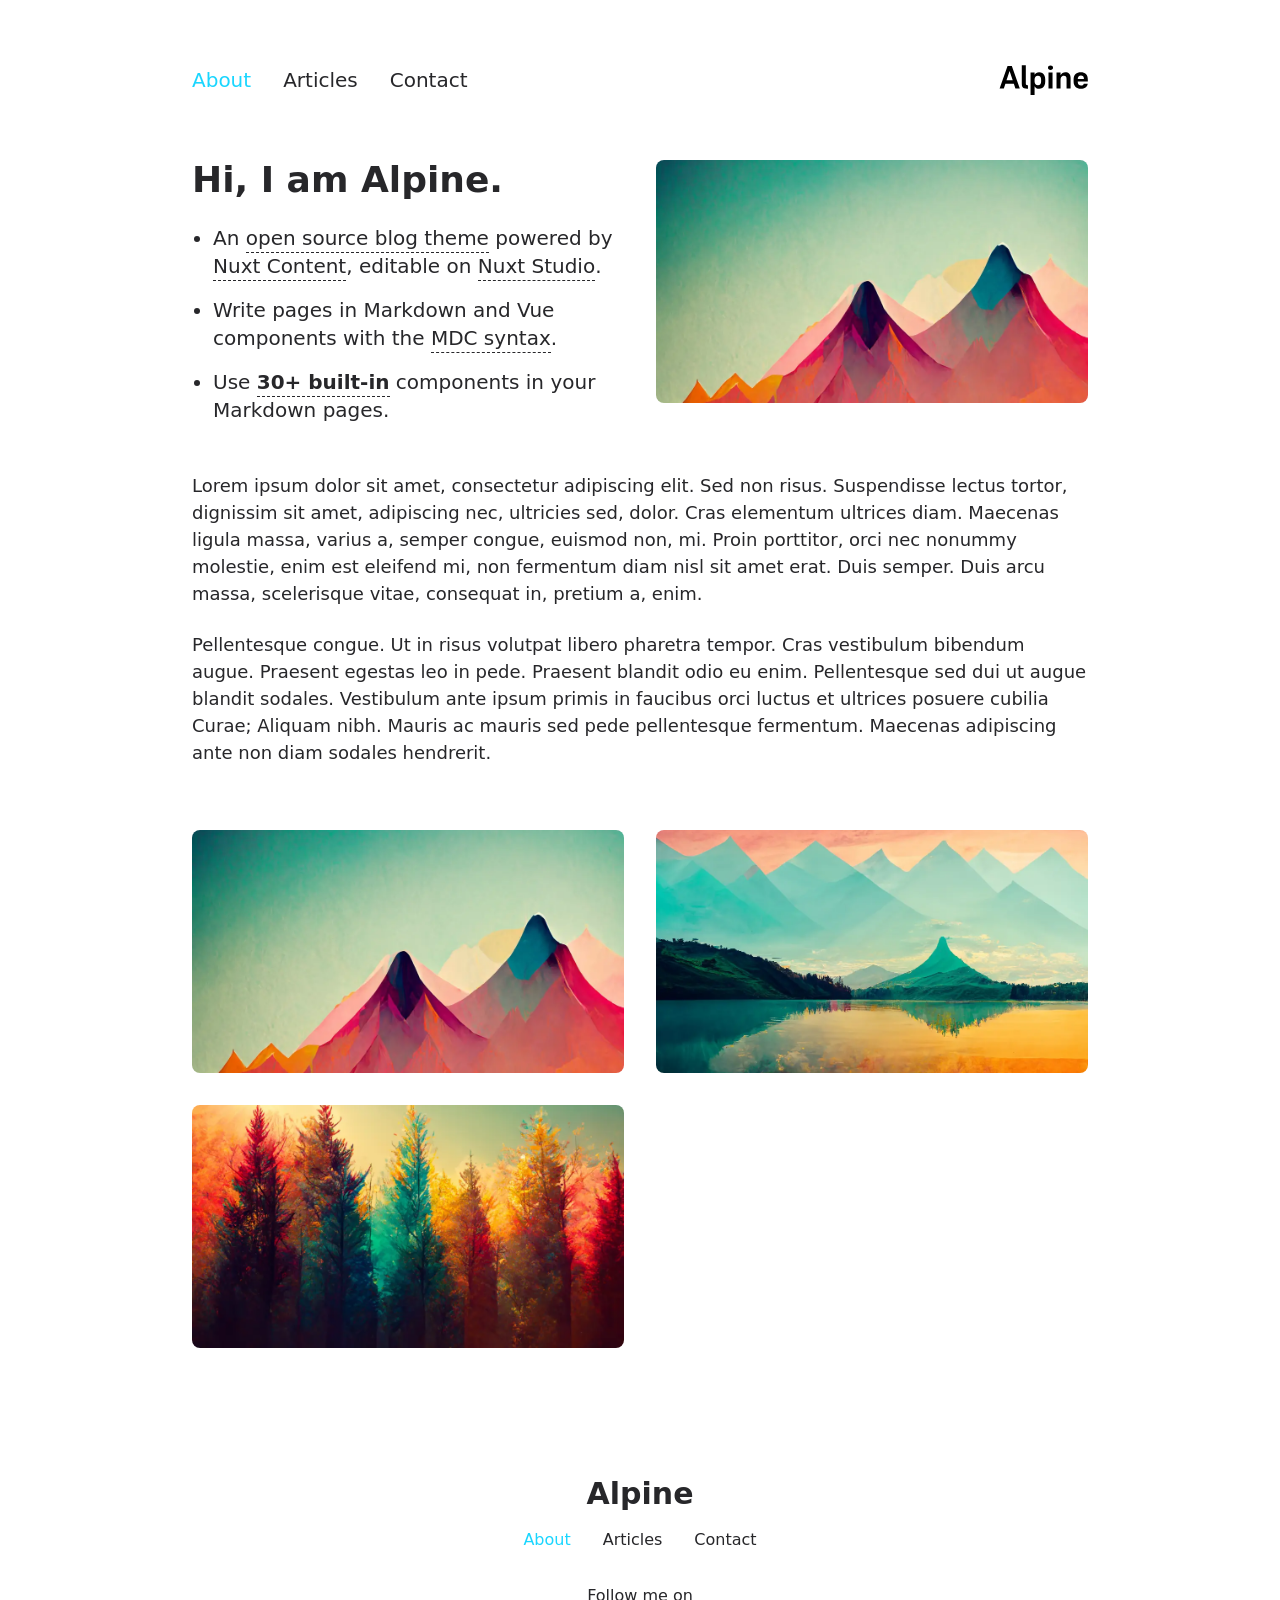
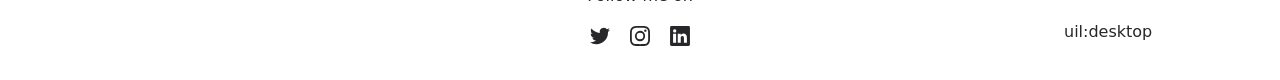
<file: index.html>
<!DOCTYPE html><html  lang="en"><head><meta charset="utf-8">
<meta name="viewport" content="width=device-width, initial-scale=1">
<title>Alpine</title>
<meta name="twitter:card" content="summary_large_image">
<meta property="og:image" content="/social-card-preview.png">
<meta property="og:image:width" content="400">
<meta property="og:image:height" content="300">
<meta property="og:image:alt" content="An image showcasing my project.">
<meta property="og:title" content="Alpine">
<meta name="description" content="An open source blog theme powered by Nuxt.">
<meta property="og:description" content="An open source blog theme powered by Nuxt.">
<link rel="preload" as="fetch" crossorigin="anonymous" href="/_payload.json">
<link rel="stylesheet" href="/_nuxt/entry.7Vrn0ubS.css">
<link rel="stylesheet" href="/_nuxt/DocumentDrivenNotFound.C8g71mmJ.css">
<link rel="stylesheet" href="/_nuxt/Hero.Cz_DjWoa.css">
<link rel="stylesheet" href="/_nuxt/ProseUl.Bnyi3ug8.css">
<link rel="stylesheet" href="/_nuxt/ProseLi.BryrXR0r.css">
<link rel="stylesheet" href="/_nuxt/ProseA.YGWMwiFA.css">
<link rel="stylesheet" href="/_nuxt/ProseStrong.BEPb27ir.css">
<link rel="stylesheet" href="/_nuxt/ProseP.g0acQw7p.css">
<link rel="stylesheet" href="/_nuxt/Gallery.DCmBDq-8.css">
<link rel="modulepreload" as="script" crossorigin href="/_nuxt/BbwJIGPy.js">
<link rel="modulepreload" as="script" crossorigin href="/_nuxt/Bal-uBP8.js">
<link rel="modulepreload" as="script" crossorigin href="/_nuxt/32dcbOS1.js">
<link rel="modulepreload" as="script" crossorigin href="/_nuxt/Cqy5d7I3.js">
<link rel="modulepreload" as="script" crossorigin href="/_nuxt/Dsw7t3Ew.js">
<link rel="modulepreload" as="script" crossorigin href="/_nuxt/DGYFIL-i.js">
<link rel="modulepreload" as="script" crossorigin href="/_nuxt/Czk5hiTk.js">
<link rel="modulepreload" as="script" crossorigin href="/_nuxt/Cs7xZ1XJ.js">
<link rel="modulepreload" as="script" crossorigin href="/_nuxt/DEqWvkes.js">
<link rel="modulepreload" as="script" crossorigin href="/_nuxt/CrNmctwf.js">
<link rel="modulepreload" as="script" crossorigin href="/_nuxt/Bh0M7C4a.js">
<link rel="modulepreload" as="script" crossorigin href="/_nuxt/D-lcmzRs.js">
<link rel="modulepreload" as="script" crossorigin href="/_nuxt/D5s4Jcyc.js">
<link rel="modulepreload" as="script" crossorigin href="/_nuxt/Bz7LENOU.js">
<link rel="modulepreload" as="script" crossorigin href="/_nuxt/D-94e3by.js">
<link rel="modulepreload" as="script" crossorigin href="/_nuxt/DDds7Ipl.js">
<link rel="modulepreload" as="script" crossorigin href="/_nuxt/IwORfomF.js">
<link rel="modulepreload" as="script" crossorigin href="/_nuxt/qSIdQLre.js">
<link rel="prefetch" as="style" href="/_nuxt/article.C9sW0jLt.css">
<link rel="prefetch" as="script" crossorigin href="/_nuxt/cYhf_T6l.js">
<link rel="prefetch" as="script" crossorigin href="/_nuxt/BcWussCh.js">
<link rel="prefetch" as="script" crossorigin href="/_nuxt/DG7vpNmu.js">
<link rel="prefetch" as="script" crossorigin href="/_nuxt/CrLF2Im7.js">
<link rel="prefetch" as="style" href="/_nuxt/useStudio.DzA-IoZ4.css">
<link rel="prefetch" as="script" crossorigin href="/_nuxt/D1aOIyCP.js">
<link rel="prefetch" as="style" href="/_nuxt/error-404.D8uONj7L.css">
<link rel="prefetch" as="script" crossorigin href="/_nuxt/CySp-gjP.js">
<link rel="prefetch" as="style" href="/_nuxt/error-500.p7T9h8Pv.css">
<link rel="prefetch" as="script" crossorigin href="/_nuxt/C05odRAp.js">
<script type="module" src="/_nuxt/BbwJIGPy.js" crossorigin></script><style id="pinceau-runtime-hydratable">@media{.phy[--]{--puid:ohj_HX-v;}.pv-Cupabx{max-width:var(--elements-container-maxWidth);padding-left:var(--elements-container-padding-mobile);padding-right:var(--elements-container-padding-mobile);}@media (min-width: 475px){.pv-Cupabx{padding-left:var(--elements-container-padding-xs);padding-right:var(--elements-container-padding-xs);}}@media (min-width: 640px){.pv-Cupabx{padding-left:var(--elements-container-padding-sm);padding-right:var(--elements-container-padding-sm);}}@media (min-width: 768px){.pv-Cupabx{padding-left:var(--elements-container-padding-md);padding-right:var(--elements-container-padding-md);}}} @media{.phy[--]{--puid:ubmNbU-c;}.pc-ubmNbU[data-v-6fb44190]{---6-li-cols:2;}} </style><style id="pinceau-theme">@media { :root {--pinceau-mq: initial; --alpine-readableLine: 68ch;--alpine-backdrop-backgroundColor: #f4f4f5b3;--prose-code-inline-padding: 0.2rem 0.375rem 0.2rem 0.375rem;--prose-code-block-backdropFilter: contrast(1);--prose-code-block-border-style: solid;--prose-code-block-border-width: 1px;--prose-tbody-tr-borderBottom-style: dashed;--prose-tbody-tr-borderBottom-width: 1px;--prose-th-textAlign: inherit;--prose-thead-borderBottom-style: solid;--prose-thead-borderBottom-width: 1px;--prose-thead-border-style: solid;--prose-thead-border-width: 0px;--prose-table-textAlign: start;--prose-hr-width: 1px;--prose-hr-style: solid;--prose-li-listStylePosition: outside;--prose-ol-li-markerColor: currentColor;--prose-ol-paddingInlineStart: 21px;--prose-ol-listStyleType: decimal;--prose-ul-li-markerColor: currentColor;--prose-ul-paddingInlineStart: 21px;--prose-ul-listStyleType: disc;--prose-blockquote-border-style: solid;--prose-blockquote-border-width: 4px;--prose-blockquote-quotes: '201C' '201D' '2018' '2019';--prose-blockquote-paddingInlineStart: 24px;--prose-a-code-color-hover: currentColor;--prose-a-code-color-static: currentColor;--prose-a-hasCode-borderBottom: none;--prose-a-border-distance: 2px;--prose-a-border-color-hover: currentColor;--prose-a-border-color-static: currentColor;--prose-a-border-style-hover: solid;--prose-a-border-style-static: dashed;--prose-a-border-width: 1px;--prose-a-color-static: inherit;--prose-a-textDecoration: none;--prose-h6-margin: 3rem 0 2rem;--prose-h5-margin: 3rem 0 2rem;--prose-h4-margin: 3rem 0 2rem;--prose-h3-margin: 3rem 0 2rem;--prose-h2-margin: 3rem 0 2rem;--prose-h1-margin: 0 0 2rem;--prose-p-fontSize: 18px;--typography-lead-loose: 2;--typography-lead-relaxed: 1.625;--typography-lead-normal: 1.5;--typography-lead-snug: 1.375;--typography-lead-tight: 1.25;--typography-lead-none: 1;--typography-lead-10: 2.5rem;--typography-lead-9: 2.25rem;--typography-lead-8: 2rem;--typography-lead-7: 1.75rem;--typography-lead-6: 1.5rem;--typography-lead-5: 1.25rem;--typography-lead-4: 1rem;--typography-lead-3: .75rem;--typography-lead-2: .5rem;--typography-lead-1: .025rem;--typography-fontWeight-black: 900;--typography-fontWeight-extrabold: 800;--typography-fontWeight-bold: 700;--typography-fontWeight-semibold: 600;--typography-fontWeight-medium: 500;--typography-fontWeight-normal: 400;--typography-fontWeight-light: 300;--typography-fontWeight-extralight: 200;--typography-fontWeight-thin: 100;--typography-fontSize-9xl: 128px;--typography-fontSize-8xl: 96px;--typography-fontSize-7xl: 72px;--typography-fontSize-6xl: 60px;--typography-fontSize-5xl: 48px;--typography-fontSize-4xl: 36px;--typography-fontSize-3xl: 30px;--typography-fontSize-2xl: 24px;--typography-fontSize-xl: 20px;--typography-fontSize-lg: 18px;--typography-fontSize-base: 16px;--typography-fontSize-sm: 14px;--typography-fontSize-xs: 12px;--typography-letterSpacing-wide: 0.025em;--typography-letterSpacing-tight: -0.025em;--typography-verticalMargin-base: 24px;--typography-verticalMargin-sm: 16px;--elements-border-secondary-hover: [object Object];--elements-backdrop-background: #fffc;--elements-backdrop-filter: saturate(200%) blur(20px);--elements-container-maxWidth: 64rem;--lead-loose: 2;--lead-relaxed: 1.625;--lead-normal: 1.5;--lead-snug: 1.375;--lead-tight: 1.25;--lead-none: 1;--lead-10: 2.5rem;--lead-9: 2.25rem;--lead-8: 2rem;--lead-7: 1.75rem;--lead-6: 1.5rem;--lead-5: 1.25rem;--lead-4: 1rem;--lead-3: .75rem;--lead-2: .5rem;--lead-1: .025rem;--letterSpacing-widest: 0.1em;--letterSpacing-wider: 0.05em;--letterSpacing-wide: 0.025em;--letterSpacing-normal: 0em;--letterSpacing-tight: -0.025em;--letterSpacing-tighter: -0.05em;--fontSize-9xl: 8rem;--fontSize-8xl: 6rem;--fontSize-7xl: 4.5rem;--fontSize-6xl: 3.75rem;--fontSize-5xl: 3rem;--fontSize-4xl: 2.25rem;--fontSize-3xl: 1.875rem;--fontSize-2xl: 1.5rem;--fontSize-xl: 1.25rem;--fontSize-lg: 1.125rem;--fontSize-base: 1rem;--fontSize-sm: 0.875rem;--fontSize-xs: 0.75rem;--fontWeight-black: 900;--fontWeight-extrabold: 800;--fontWeight-bold: 700;--fontWeight-semibold: 600;--fontWeight-medium: 500;--fontWeight-normal: 400;--fontWeight-light: 300;--fontWeight-extralight: 200;--fontWeight-thin: 100;--font-mono: ui-monospace, SFMono-Regular, Menlo, Monaco, Consolas, Liberation Mono, Courier New, monospace;--font-serif: ui-serif, Georgia, Cambria, Times New Roman, Times, serif;--font-sans: ui-sans-serif, system-ui, -apple-system, BlinkMacSystemFont, Segoe UI, Roboto, Helvetica Neue, Arial, Noto Sans, sans-serif, Apple Color Emoji, Segoe UI Emoji, Segoe UI Symbol, Noto Color Emoji;--opacity-total: 1;--opacity-high: 0.8;--opacity-medium: 0.5;--opacity-soft: 0.3;--opacity-light: 0.15;--opacity-bright: 0.1;--opacity-noOpacity: 0;--borderWidth-lg: 3px;--borderWidth-md: 2px;--borderWidth-sm: 1px;--borderWidth-noBorder: 0;--space-rem-875: 0.875rem;--space-rem-625: 0.625rem;--space-rem-375: 0.375rem;--space-rem-125: 0.125rem;--space-px: 1px;--space-128: 32rem;--space-96: 24rem;--space-80: 20rem;--space-72: 18rem;--space-64: 16rem;--space-60: 15rem;--space-56: 14rem;--space-52: 13rem;--space-48: 12rem;--space-44: 11rem;--space-40: 10rem;--space-36: 9rem;--space-32: 8rem;--space-28: 7rem;--space-24: 6rem;--space-20: 5rem;--space-16: 4rem;--space-14: 3.5rem;--space-12: 3rem;--space-11: 2.75rem;--space-10: 2.5rem;--space-9: 2.25rem;--space-8: 2rem;--space-7: 1.75rem;--space-6: 1.5rem;--space-5: 1.25rem;--space-4: 1rem;--space-3: 0.75rem;--space-2: 0.5rem;--space-1: 0.25rem;--space-0: 0px;--size-full: 100%;--size-7xl: 80rem;--size-6xl: 72rem;--size-5xl: 64rem;--size-4xl: 56rem;--size-3xl: 48rem;--size-2xl: 42rem;--size-xl: 36rem;--size-lg: 32rem;--size-md: 28rem;--size-sm: 24rem;--size-xs: 20rem;--size-200: 200px;--size-104: 104px;--size-80: 80px;--size-64: 64px;--size-56: 56px;--size-48: 48px;--size-40: 40px;--size-32: 32px;--size-24: 24px;--size-20: 20px;--size-16: 16px;--size-12: 12px;--size-8: 8px;--size-6: 6px;--size-4: 4px;--size-2: 2px;--size-0: 0px;--radii-full: 9999px;--radii-3xl: 1.75rem;--radii-2xl: 1.5rem;--radii-xl: 1rem;--radii-lg: 0.75rem;--radii-md: 0.5rem;--radii-sm: 0.375rem;--radii-xs: 0.25rem;--radii-2xs: 0.125rem;--radii-none: 0px;--shadow-none: 0px 0px 0px 0px transparent;--shadow-lg: 0px 10px 15px -3px #000000, 0px 4px 6px -4px #000000;--shadow-md: 0px 4px 6px -1px #000000, 0px 2px 4px -2px #000000;--shadow-sm: 0px 1px 3px 0px #000000, 0px 1px 2px -1px #000000;--shadow-xs: 0px 1px 2px 0px #000000;--height-screen: 100vh;--width-screen: 100vw;--color-primary-900: #002e38;--color-primary-800: #005c70;--color-primary-700: #008aa9;--color-primary-600: #00b9e1;--color-primary-500: #1ad6ff;--color-primary-400: #40ddff;--color-primary-300: #66e4ff;--color-primary-200: #8deaff;--color-primary-100: #b3f1ff;--color-primary-50: #d9f8ff;--color-ruby-900: #380011;--color-ruby-800: #700021;--color-ruby-700: #a90032;--color-ruby-600: #e10043;--color-ruby-500: #ff1a5e;--color-ruby-400: #ff4079;--color-ruby-300: #ff6694;--color-ruby-200: #ff8dae;--color-ruby-100: #ffb3c9;--color-ruby-50: #ffd9e4;--color-pink-900: #380025;--color-pink-800: #70004b;--color-pink-700: #a90070;--color-pink-600: #e10095;--color-pink-500: #ff1ab2;--color-pink-400: #ff40bf;--color-pink-300: #ff66cc;--color-pink-200: #ff8dd8;--color-pink-100: #ffb3e5;--color-pink-50: #ffd9f2;--color-purple-900: #190038;--color-purple-800: #330070;--color-purple-700: #4c00a9;--color-purple-600: #6500e1;--color-purple-500: #811aff;--color-purple-400: #9640ff;--color-purple-300: #ab66ff;--color-purple-200: #c08dff;--color-purple-100: #d5b3ff;--color-purple-50: #ead9ff;--color-royalblue-900: #0b0531;--color-royalblue-800: #160a62;--color-royalblue-700: #211093;--color-royalblue-600: #2c15c4;--color-royalblue-500: #4127e8;--color-royalblue-400: #614bec;--color-royalblue-300: #806ff0;--color-royalblue-200: #a093f3;--color-royalblue-100: #c0b7f7;--color-royalblue-50: #dfdbfb;--color-indigoblue-900: #001238;--color-indigoblue-800: #002370;--color-indigoblue-700: #0035a9;--color-indigoblue-600: #0047e1;--color-indigoblue-500: #1a62ff;--color-indigoblue-400: #407cff;--color-indigoblue-300: #6696ff;--color-indigoblue-200: #8db0ff;--color-indigoblue-100: #b3cbff;--color-indigoblue-50: #d9e5ff;--color-blue-900: #002438;--color-blue-800: #004870;--color-blue-700: #006ca9;--color-blue-600: #0090e1;--color-blue-500: #1aadff;--color-blue-400: #40bbff;--color-blue-300: #66c8ff;--color-blue-200: #8dd6ff;--color-blue-100: #b3e4ff;--color-blue-50: #d9f1ff;--color-lightblue-900: #002e38;--color-lightblue-800: #005c70;--color-lightblue-700: #008aa9;--color-lightblue-600: #00b9e1;--color-lightblue-500: #1ad6ff;--color-lightblue-400: #40ddff;--color-lightblue-300: #66e4ff;--color-lightblue-200: #8deaff;--color-lightblue-100: #b3f1ff;--color-lightblue-50: #d9f8ff;--color-teal-900: #062a28;--color-teal-800: #0b544f;--color-teal-700: #117d77;--color-teal-600: #16a79e;--color-teal-500: #1cd1c6;--color-teal-400: #36e4da;--color-teal-300: #5fe9e1;--color-teal-200: #87efe9;--color-teal-100: #aff4f0;--color-teal-50: #d7faf8;--color-pear-900: #2a2b09;--color-pear-800: #545512;--color-pear-700: #7e801b;--color-pear-600: #a8aa24;--color-pear-500: #d0d32f;--color-pear-400: #d8da52;--color-pear-300: #e0e274;--color-pear-200: #e8e997;--color-pear-100: #eff0ba;--color-pear-50: #f7f8dc;--color-red-900: #380300;--color-red-800: #700700;--color-red-700: #a90a00;--color-red-600: #e10e00;--color-red-500: #ff281a;--color-red-400: #ff4c40;--color-red-300: #ff7066;--color-red-200: #ff948d;--color-red-100: #ffb7b3;--color-red-50: #ffdbd9;--color-orange-900: #381800;--color-orange-800: #702f00;--color-orange-700: #a94700;--color-orange-600: #e15e00;--color-orange-500: #ff7a1a;--color-orange-400: #ff9040;--color-orange-300: #ffa666;--color-orange-200: #ffbd8d;--color-orange-100: #ffd3b3;--color-orange-50: #ffe9d9;--color-yellow-900: #362b03;--color-yellow-800: #6d5605;--color-yellow-700: #a38108;--color-yellow-600: #daac0a;--color-yellow-500: #f5c828;--color-yellow-400: #f7d14c;--color-yellow-300: #f8da70;--color-yellow-200: #fae393;--color-yellow-100: #fcedb7;--color-yellow-50: #fdf6db;--color-green-900: #003f25;--color-green-800: #005e38;--color-green-700: #007e4a;--color-green-600: #009d5d;--color-green-500: #00bd6f;--color-green-400: #00dc82;--color-green-300: #30ffaa;--color-green-200: #83ffcc;--color-green-100: #acffdd;--color-green-50: #d6ffee;--color-gray-900: #18181B;--color-gray-800: #27272A;--color-gray-700: #3f3f46;--color-gray-600: #52525B;--color-gray-500: #71717A;--color-gray-400: #a1a1aa;--color-gray-300: #D4d4d8;--color-gray-200: #e4e4e7;--color-gray-100: #f4f4f5;--color-gray-50: #fafafa;--color-black: #0c0c0d;--color-white: #FFFFFF;--media-portrait: only screen and (orientation: portrait);--media-landscape: only screen and (orientation: landscape);--media-rm: (prefers-reduced-motion: reduce);--media-2xl: (min-width: 1536px);--media-xl: (min-width: 1280px);--media-lg: (min-width: 1024px);--media-md: (min-width: 768px);--media-sm: (min-width: 640px);--media-xs: (min-width: 475px);--alpine-body-color: var(--color-gray-800);--alpine-body-backgroundColor: var(--color-white);--prose-code-inline-fontWeight: var(--typography-fontWeight-normal);--prose-code-inline-fontSize: var(--typography-fontSize-sm);--prose-code-inline-borderRadius: var(--radii-xs);--prose-code-block-pre-padding: var(--typography-verticalMargin-sm);--prose-code-block-margin: var(--typography-verticalMargin-base) 0;--prose-code-block-fontSize: var(--typography-fontSize-sm);--prose-tbody-code-inline-fontSize: var(--typography-fontSize-sm);--prose-tbody-td-padding: var(--typography-verticalMargin-sm);--prose-th-fontWeight: var(--typography-fontWeight-semibold);--prose-th-padding: 0 var(--typography-verticalMargin-sm) var(--typography-verticalMargin-sm) var(--typography-verticalMargin-sm);--prose-table-lineHeight: var(--typography-lead-6);--prose-table-fontSize: var(--typography-fontSize-sm);--prose-table-margin: var(--typography-verticalMargin-base) 0;--prose-hr-margin: var(--typography-verticalMargin-base) 0;--prose-li-margin: var(--typography-verticalMargin-sm) 0;--prose-ol-margin: var(--typography-verticalMargin-base) 0;--prose-ul-margin: var(--typography-verticalMargin-base) 0;--prose-blockquote-margin: var(--typography-verticalMargin-base) 0;--prose-a-code-border-style: var(--prose-a-border-style-static);--prose-a-code-border-width: var(--prose-a-border-width);--prose-a-fontWeight: var(--typography-fontWeight-medium);--prose-img-margin: var(--typography-verticalMargin-base) 0;--prose-strong-fontWeight: var(--typography-fontWeight-semibold);--prose-h6-iconSize: var(--typography-fontSize-base);--prose-h6-fontWeight: var(--typography-fontWeight-semibold);--prose-h6-lineHeight: var(--typography-lead-normal);--prose-h6-fontSize: var(--typography-fontSize-lg);--prose-h5-iconSize: var(--typography-fontSize-lg);--prose-h5-fontWeight: var(--typography-fontWeight-semibold);--prose-h5-lineHeight: var(--typography-lead-snug);--prose-h5-fontSize: var(--typography-fontSize-xl);--prose-h4-iconSize: var(--typography-fontSize-lg);--prose-h4-letterSpacing: var(--typography-letterSpacing-tight);--prose-h4-fontWeight: var(--typography-fontWeight-semibold);--prose-h4-lineHeight: var(--typography-lead-snug);--prose-h4-fontSize: var(--typography-fontSize-2xl);--prose-h3-iconSize: var(--typography-fontSize-xl);--prose-h3-letterSpacing: var(--typography-letterSpacing-tight);--prose-h3-fontWeight: var(--typography-fontWeight-semibold);--prose-h3-lineHeight: var(--typography-lead-snug);--prose-h3-fontSize: var(--typography-fontSize-3xl);--prose-h2-iconSize: var(--typography-fontSize-2xl);--prose-h2-letterSpacing: var(--typography-letterSpacing-tight);--prose-h2-fontWeight: var(--typography-fontWeight-semibold);--prose-h2-lineHeight: var(--typography-lead-tight);--prose-h2-fontSize: var(--typography-fontSize-4xl);--prose-h1-iconSize: var(--typography-fontSize-3xl);--prose-h1-letterSpacing: var(--typography-letterSpacing-tight);--prose-h1-fontWeight: var(--typography-fontWeight-bold);--prose-h1-lineHeight: var(--typography-lead-tight);--prose-h1-fontSize: var(--typography-fontSize-5xl);--prose-p-br-margin: var(--typography-verticalMargin-base) 0 0 0;--prose-p-margin: var(--typography-verticalMargin-base) 0;--prose-p-lineHeight: var(--typography-lead-normal);--typography-color-primary-900: var(--color-primary-900);--typography-color-primary-800: var(--color-primary-800);--typography-color-primary-700: var(--color-primary-700);--typography-color-primary-600: var(--color-primary-600);--typography-color-primary-500: var(--color-primary-500);--typography-color-primary-400: var(--color-primary-400);--typography-color-primary-300: var(--color-primary-300);--typography-color-primary-200: var(--color-primary-200);--typography-color-primary-100: var(--color-primary-100);--typography-color-primary-50: var(--color-primary-50);--typography-font-code: var(--font-mono);--typography-font-body: var(--font-sans);--typography-font-display: var(--font-sans);--typography-body-backgroundColor: var(--color-white);--typography-body-color: var(--color-black);--elements-state-danger-borderColor-secondary: var(--color-red-200);--elements-state-danger-borderColor-primary: var(--color-red-100);--elements-state-danger-backgroundColor-secondary: var(--color-red-100);--elements-state-danger-backgroundColor-primary: var(--color-red-50);--elements-state-danger-color-secondary: var(--color-red-600);--elements-state-danger-color-primary: var(--color-red-500);--elements-state-warning-borderColor-secondary: var(--color-yellow-200);--elements-state-warning-borderColor-primary: var(--color-yellow-100);--elements-state-warning-backgroundColor-secondary: var(--color-yellow-100);--elements-state-warning-backgroundColor-primary: var(--color-yellow-50);--elements-state-warning-color-secondary: var(--color-yellow-700);--elements-state-warning-color-primary: var(--color-yellow-600);--elements-state-success-borderColor-secondary: var(--color-green-200);--elements-state-success-borderColor-primary: var(--color-green-100);--elements-state-success-backgroundColor-secondary: var(--color-green-100);--elements-state-success-backgroundColor-primary: var(--color-green-50);--elements-state-success-color-secondary: var(--color-green-600);--elements-state-success-color-primary: var(--color-green-500);--elements-state-info-borderColor-secondary: var(--color-blue-200);--elements-state-info-borderColor-primary: var(--color-blue-100);--elements-state-info-backgroundColor-secondary: var(--color-blue-100);--elements-state-info-backgroundColor-primary: var(--color-blue-50);--elements-state-info-color-secondary: var(--color-blue-600);--elements-state-info-color-primary: var(--color-blue-500);--elements-state-primary-borderColor-secondary: var(--color-primary-200);--elements-state-primary-borderColor-primary: var(--color-primary-100);--elements-state-primary-backgroundColor-secondary: var(--color-primary-100);--elements-state-primary-backgroundColor-primary: var(--color-primary-50);--elements-state-primary-color-secondary: var(--color-primary-700);--elements-state-primary-color-primary: var(--color-primary-600);--elements-surface-secondary-backgroundColor: var(--color-gray-200);--elements-surface-primary-backgroundColor: var(--color-gray-100);--elements-surface-background-base: var(--color-gray-100);--elements-border-secondary-static: var(--color-gray-200);--elements-border-primary-hover: var(--color-gray-200);--elements-border-primary-static: var(--color-gray-100);--elements-container-padding-md: var(--space-16);--elements-container-padding-sm: var(--space-12);--elements-container-padding-xs: var(--space-8);--elements-container-padding-mobile: var(--space-6);--elements-text-secondary-color-hover: var(--color-gray-700);--elements-text-secondary-color-static: var(--color-gray-500);--elements-text-primary-color-static: var(--color-gray-900);--text-6xl-lineHeight: var(--lead-none);--text-6xl-fontSize: var(--fontSize-6xl);--text-5xl-lineHeight: var(--lead-none);--text-5xl-fontSize: var(--fontSize-5xl);--text-4xl-lineHeight: var(--lead-10);--text-4xl-fontSize: var(--fontSize-4xl);--text-3xl-lineHeight: var(--lead-9);--text-3xl-fontSize: var(--fontSize-3xl);--text-2xl-lineHeight: var(--lead-8);--text-2xl-fontSize: var(--fontSize-2xl);--text-xl-lineHeight: var(--lead-7);--text-xl-fontSize: var(--fontSize-xl);--text-lg-lineHeight: var(--lead-7);--text-lg-fontSize: var(--fontSize-lg);--text-base-lineHeight: var(--lead-6);--text-base-fontSize: var(--fontSize-base);--text-sm-lineHeight: var(--lead-5);--text-sm-fontSize: var(--fontSize-sm);--text-xs-lineHeight: var(--lead-4);--text-xs-fontSize: var(--fontSize-xs);--shadow-2xl: 0px 25px 50px -12px var(--color-gray-900);--shadow-xl: 0px 20px 25px -5px var(--color-gray-400), 0px 8px 10px -6px #000000;--color-secondary-900: var(--color-gray-900);--color-secondary-800: var(--color-gray-800);--color-secondary-700: var(--color-gray-700);--color-secondary-600: var(--color-gray-600);--color-secondary-500: var(--color-gray-500);--color-secondary-400: var(--color-gray-400);--color-secondary-300: var(--color-gray-300);--color-secondary-200: var(--color-gray-200);--color-secondary-100: var(--color-gray-100);--color-secondary-50: var(--color-gray-50);--prose-a-code-background-hover: var(--typography-color-primary-50);--prose-a-code-border-color-hover: var(--typography-color-primary-500);--prose-a-color-hover: var(--typography-color-primary-500);--typography-color-secondary-900: var(--color-secondary-900);--typography-color-secondary-800: var(--color-secondary-800);--typography-color-secondary-700: var(--color-secondary-700);--typography-color-secondary-600: var(--color-secondary-600);--typography-color-secondary-500: var(--color-secondary-500);--typography-color-secondary-400: var(--color-secondary-400);--typography-color-secondary-300: var(--color-secondary-300);--typography-color-secondary-200: var(--color-secondary-200);--typography-color-secondary-100: var(--color-secondary-100);--typography-color-secondary-50: var(--color-secondary-50);--prose-code-inline-backgroundColor: var(--typography-color-secondary-100);--prose-code-inline-color: var(--typography-color-secondary-700);--prose-code-block-backgroundColor: var(--typography-color-secondary-100);--prose-code-block-color: var(--typography-color-secondary-700);--prose-code-block-border-color: var(--typography-color-secondary-200);--prose-tbody-tr-borderBottom-color: var(--typography-color-secondary-200);--prose-th-color: var(--typography-color-secondary-600);--prose-thead-borderBottom-color: var(--typography-color-secondary-200);--prose-thead-border-color: var(--typography-color-secondary-300);--prose-hr-color: var(--typography-color-secondary-200);--prose-blockquote-border-color: var(--typography-color-secondary-200);--prose-blockquote-color: var(--typography-color-secondary-500);--prose-a-code-border-color-static: var(--typography-color-secondary-400); } }@media { :root.dark {--pinceau-mq: dark; --alpine-backdrop-backgroundColor: #18181bb3;--prose-code-block-backdropFilter: contrast(1);--prose-ol-li-markerColor: currentColor;--prose-ul-li-markerColor: currentColor;--prose-a-code-color-hover: currentColor;--prose-a-code-color-static: currentColor;--prose-a-border-color-hover: currentColor;--prose-a-border-color-static: currentColor;--prose-a-color-static: inherit;--elements-backdrop-background: #0c0d0ccc;--alpine-body-color: var(--color-gray-200);--alpine-body-backgroundColor: var(--color-black);--typography-body-backgroundColor: var(--color-black);--typography-body-color: var(--color-white);--elements-state-danger-borderColor-secondary: var(--color-red-700);--elements-state-danger-borderColor-primary: var(--color-red-800);--elements-state-danger-backgroundColor-secondary: var(--color-red-800);--elements-state-danger-backgroundColor-primary: var(--color-red-900);--elements-state-danger-color-secondary: var(--color-red-200);--elements-state-danger-color-primary: var(--color-red-300);--elements-state-warning-borderColor-secondary: var(--color-yellow-700);--elements-state-warning-borderColor-primary: var(--color-yellow-800);--elements-state-warning-backgroundColor-secondary: var(--color-yellow-800);--elements-state-warning-backgroundColor-primary: var(--color-yellow-900);--elements-state-warning-color-secondary: var(--color-yellow-200);--elements-state-warning-color-primary: var(--color-yellow-400);--elements-state-success-borderColor-secondary: var(--color-green-700);--elements-state-success-borderColor-primary: var(--color-green-800);--elements-state-success-backgroundColor-secondary: var(--color-green-800);--elements-state-success-backgroundColor-primary: var(--color-green-900);--elements-state-success-color-secondary: var(--color-green-200);--elements-state-success-color-primary: var(--color-green-400);--elements-state-info-borderColor-secondary: var(--color-blue-700);--elements-state-info-borderColor-primary: var(--color-blue-800);--elements-state-info-backgroundColor-secondary: var(--color-blue-800);--elements-state-info-backgroundColor-primary: var(--color-blue-900);--elements-state-info-color-secondary: var(--color-blue-200);--elements-state-info-color-primary: var(--color-blue-400);--elements-state-primary-borderColor-secondary: var(--color-primary-700);--elements-state-primary-borderColor-primary: var(--color-primary-800);--elements-state-primary-backgroundColor-secondary: var(--color-primary-800);--elements-state-primary-backgroundColor-primary: var(--color-primary-900);--elements-state-primary-color-secondary: var(--color-primary-200);--elements-state-primary-color-primary: var(--color-primary-400);--elements-surface-secondary-backgroundColor: var(--color-gray-800);--elements-surface-primary-backgroundColor: var(--color-gray-900);--elements-surface-background-base: var(--color-gray-900);--elements-border-secondary-static: var(--color-gray-800);--elements-border-primary-hover: var(--color-gray-800);--elements-border-primary-static: var(--color-gray-900);--elements-text-secondary-color-hover: var(--color-gray-200);--elements-text-secondary-color-static: var(--color-gray-400);--elements-text-primary-color-static: var(--color-gray-50);--prose-a-code-background-hover: var(--typography-color-primary-900);--prose-a-code-border-color-hover: var(--typography-color-primary-600);--prose-a-color-hover: var(--typography-color-primary-400);--prose-code-inline-backgroundColor: var(--typography-color-secondary-800);--prose-code-inline-color: var(--typography-color-secondary-200);--prose-code-block-backgroundColor: var(--typography-color-secondary-900);--prose-code-block-color: var(--typography-color-secondary-200);--prose-code-block-border-color: var(--typography-color-secondary-800);--prose-tbody-tr-borderBottom-color: var(--typography-color-secondary-800);--prose-th-color: var(--typography-color-secondary-400);--prose-thead-borderBottom-color: var(--typography-color-secondary-800);--prose-thead-border-color: var(--typography-color-secondary-600);--prose-hr-color: var(--typography-color-secondary-800);--prose-blockquote-border-color: var(--typography-color-secondary-700);--prose-blockquote-color: var(--typography-color-secondary-400);--prose-a-code-border-color-static: var(--typography-color-secondary-600); } }</style><script>"use strict";(()=>{const a=window,e=document.documentElement,m=["dark","light"],c=window&&window.localStorage&&window.localStorage.getItem&&window.localStorage.getItem("nuxt-color-mode")||"system";let n=c==="system"?d():c;const l=e.getAttribute("data-color-mode-forced");l&&(n=l),i(n),a["__NUXT_COLOR_MODE__"]={preference:c,value:n,getColorScheme:d,addColorScheme:i,removeColorScheme:f};function i(o){const t=""+o+"",s="";e.classList?e.classList.add(t):e.className+=" "+t,s&&e.setAttribute("data-"+s,o)}function f(o){const t=""+o+"",s="";e.classList?e.classList.remove(t):e.className=e.className.replace(new RegExp(t,"g"),""),s&&e.removeAttribute("data-"+s)}function r(o){return a.matchMedia("(prefers-color-scheme"+o+")")}function d(){if(a.matchMedia&&r("").media!=="not all"){for(const o of m)if(r(":"+o).matches)return o}return"light"}})();
</script></head><body><div id="__nuxt"><div class="container pv-Cupabx pc-ohj_HX app-layout" data-v-b7bf53a3 data-v-64547ddf><!--[--><div class="nuxt-progress" style="width:0%;height:3px;opacity:0;background-size:Infinity% auto;" data-v-b7bf53a3></div><header class="right" data-v-b7bf53a3 data-v-06827841><div class="menu" data-v-06827841><button aria-label="Navigation Menu" data-v-06827841><svg width="24" height="24" viewBox="0 0 68 68" fill="currentColor" xmlns="http://www.w3.org/2000/svg" data-v-06827841><path d="M8 34C8 32.1362 8 31.2044 8.30448 30.4693C8.71046 29.4892 9.48915 28.7105 10.4693 28.3045C11.2044 28 12.1362 28 14 28C15.8638 28 16.7956 28 17.5307 28.3045C18.5108 28.7105 19.2895 29.4892 19.6955 30.4693C20 31.2044 20 32.1362 20 34C20 35.8638 20 36.7956 19.6955 37.5307C19.2895 38.5108 18.5108 39.2895 17.5307 39.6955C16.7956 40 15.8638 40 14 40C12.1362 40 11.2044 40 10.4693 39.6955C9.48915 39.2895 8.71046 38.5108 8.30448 37.5307C8 36.7956 8 35.8638 8 34Z" data-v-06827841></path><path d="M28 34C28 32.1362 28 31.2044 28.3045 30.4693C28.7105 29.4892 29.4892 28.7105 30.4693 28.3045C31.2044 28 32.1362 28 34 28C35.8638 28 36.7956 28 37.5307 28.3045C38.5108 28.7105 39.2895 29.4892 39.6955 30.4693C40 31.2044 40 32.1362 40 34C40 35.8638 40 36.7956 39.6955 37.5307C39.2895 38.5108 38.5108 39.2895 37.5307 39.6955C36.7956 40 35.8638 40 34 40C32.1362 40 31.2044 40 30.4693 39.6955C29.4892 39.2895 28.7105 38.5108 28.3045 37.5307C28 36.7956 28 35.8638 28 34Z" data-v-06827841></path><path d="M48 34C48 32.1362 48 31.2044 48.3045 30.4693C48.7105 29.4892 49.4892 28.7105 50.4693 28.3045C51.2044 28 52.1362 28 54 28C55.8638 28 56.7956 28 57.5307 28.3045C58.5108 28.7105 59.2895 29.4892 59.6955 30.4693C60 31.2044 60 32.1362 60 34C60 35.8638 60 36.7956 59.6955 37.5307C59.2895 38.5108 58.5108 39.2895 57.5307 39.6955C56.7956 40 55.8638 40 54 40C52.1362 40 51.2044 40 50.4693 39.6955C49.4892 39.2895 48.7105 38.5108 48.3045 37.5307C48 36.7956 48 35.8638 48 34Z" data-v-06827841></path></svg></button></div><div class="overlay" data-v-06827841><nav data-v-06827841 data-v-4f0c583b><ul data-v-4f0c583b><!--[--><li data-v-4f0c583b><a aria-current="page" href="/" class="router-link-active router-link-exact-active" data-v-4f0c583b><span class="underline-fx" data-v-4f0c583b></span> About</a></li><li data-v-4f0c583b><a href="/articles" class="" data-v-4f0c583b><span class="underline-fx" data-v-4f0c583b></span> Articles</a></li><li data-v-4f0c583b><a href="/contact" class="" data-v-4f0c583b><span class="underline-fx" data-v-4f0c583b></span> Contact</a></li><!--]--></ul></nav></div><div class="logo" data-v-06827841><a aria-current="page" href="/" class="router-link-active router-link-exact-active" data-v-06827841><img src="/logo-dark.svg" class="dark-img" alt="alpine" width="89" height="31" data-v-06827841><img src="/logo.svg" class="light-img" alt="alpine" width="89" height="31" data-v-06827841></a></div><div class="main-nav" data-v-06827841><nav data-v-06827841 data-v-4f0c583b><ul data-v-4f0c583b><!--[--><li data-v-4f0c583b><a aria-current="page" href="/" class="router-link-active router-link-exact-active" data-v-4f0c583b><span class="underline-fx" data-v-4f0c583b></span> About</a></li><li data-v-4f0c583b><a href="/articles" class="" data-v-4f0c583b><span class="underline-fx" data-v-4f0c583b></span> Articles</a></li><li data-v-4f0c583b><a href="/contact" class="" data-v-4f0c583b><span class="underline-fx" data-v-4f0c583b></span> Contact</a></li><!--]--></ul></nav></div></header><!--[--><div class="document-driven-page"><main><!--[--><div><section class="hero" data-v-fa163316><div class="layout" data-v-fa163316><div class="content" data-v-fa163316><div class="title" data-v-fa163316><!--[-->Hi, I am Alpine.<!--]--></div><div class="description" data-v-fa163316><!--[--><ul data-v-b4ab85c1><!--[--><li data-v-f07b481e><!--[-->An <a href="https://github.com/nuxt-themes/alpine" rel="nofollow" data-v-e47b02ab><!--[-->open source blog theme<!--]--></a> powered by <a href="https://content.nuxtjs.org" rel="nofollow" data-v-e47b02ab><!--[-->Nuxt Content<!--]--></a>, editable on <a href="https://nuxt.studio" rel="nofollow" data-v-e47b02ab><!--[-->Nuxt Studio<!--]--></a>.<!--]--></li><li data-v-f07b481e><!--[-->Write pages in Markdown and Vue components with the <a href="https://content.nuxtjs.org/guide/writing/mdc" rel="nofollow" data-v-e47b02ab><!--[-->MDC syntax<!--]--></a>.<!--]--></li><li data-v-f07b481e><!--[-->Use <a href="https://elements.nuxt.space" rel="nofollow" data-v-e47b02ab><!--[--><strong data-v-6aec3b29><!--[-->30+ built-in<!--]--></strong><!--]--></a> components in your Markdown pages.<!--]--></li><!--]--></ul><!--]--></div></div><img src="/alpine-0.webp" class="right" alt="Hero Image" width="16" height="9" data-v-fa163316></div></section><p data-v-6d0871e8><!--[-->Lorem ipsum dolor sit amet, consectetur adipiscing elit. Sed non risus. Suspendisse lectus tortor, dignissim sit amet, adipiscing nec, ultricies sed, dolor. Cras elementum ultrices diam. Maecenas ligula massa, varius a, semper congue, euismod non, mi. Proin porttitor, orci nec nonummy molestie, enim est eleifend mi, non fermentum diam nisl sit amet erat. Duis semper. Duis arcu massa, scelerisque vitae, consequat in, pretium a, enim.<!--]--></p><p data-v-6d0871e8><!--[-->Pellentesque congue. Ut in risus volutpat libero pharetra tempor. Cras vestibulum bibendum augue. Praesent egestas leo in pede. Praesent blandit odio eu enim. Pellentesque sed dui ut augue blandit sodales. Vestibulum ante ipsum primis in faucibus orci luctus et ultrices posuere cubilia Curae; Aliquam nibh. Mauris ac mauris sed pede pellentesque fermentum. Maecenas adipiscing ante non diam sodales hendrerit.<!--]--></p><section class="gallery pc-ubmNbU" data-v-6fb44190><div class="layout" data-v-6fb44190><!--[--><img src="/alpine-0.webp" width="16" height="9" data-v-6fb44190><img src="/alpine-1.webp" width="16" height="9" data-v-6fb44190><img src="/alpine-2.webp" width="16" height="9" data-v-6fb44190><!--]--></div></section></div><!--]--></main></div><!--]--><footer class="center" data-v-b7bf53a3 data-v-75e7dcc6><a href="https://www.github.com/nuxt-themes/alpine" rel="noopener noreferrer" class="credits" data-v-75e7dcc6>Alpine</a><div class="navigation" data-v-75e7dcc6><nav data-v-75e7dcc6 data-v-4f0c583b><ul data-v-4f0c583b><!--[--><li data-v-4f0c583b><a aria-current="page" href="/" class="router-link-active router-link-exact-active" data-v-4f0c583b><span class="underline-fx" data-v-4f0c583b></span> About</a></li><li data-v-4f0c583b><a href="/articles" class="" data-v-4f0c583b><span class="underline-fx" data-v-4f0c583b></span> Articles</a></li><li data-v-4f0c583b><a href="/contact" class="" data-v-4f0c583b><span class="underline-fx" data-v-4f0c583b></span> Contact</a></li><!--]--></ul></nav></div><p class="message" data-v-75e7dcc6>Follow me on</p><div class="icons" data-v-75e7dcc6><div class="social" data-v-75e7dcc6><!--[--><a href="https://twitter.com/nuxtlabs" rel="noopener noreferrer" target="_blank" title="nuxtlabs" aria-label="nuxtlabs" data-v-5269168a><svg xmlns="http://www.w3.org/2000/svg" xmlns:xlink="http://www.w3.org/1999/xlink" aria-hidden="true" role="img" class="icon" data-v-5269168a style="" width="1em" height="1em" viewBox="0 0 24 24" data-v-bcfe47ef><path fill="currentColor" d="M22 5.8a8.49 8.49 0 0 1-2.36.64a4.13 4.13 0 0 0 1.81-2.27a8.21 8.21 0 0 1-2.61 1a4.1 4.1 0 0 0-7 3.74a11.64 11.64 0 0 1-8.45-4.29a4.16 4.16 0 0 0-.55 2.07a4.09 4.09 0 0 0 1.82 3.41a4.05 4.05 0 0 1-1.86-.51v.05a4.1 4.1 0 0 0 3.3 4a3.93 3.93 0 0 1-1.1.17a4.9 4.9 0 0 1-.77-.07a4.11 4.11 0 0 0 3.83 2.84A8.22 8.22 0 0 1 3 18.34a7.93 7.93 0 0 1-1-.06a11.57 11.57 0 0 0 6.29 1.85A11.59 11.59 0 0 0 20 8.45v-.53a8.43 8.43 0 0 0 2-2.12"/></svg></a><a href="https://instagram.com/atinuxt" rel="noopener noreferrer" target="_blank" title="atinuxt" aria-label="atinuxt" data-v-5269168a><svg xmlns="http://www.w3.org/2000/svg" xmlns:xlink="http://www.w3.org/1999/xlink" aria-hidden="true" role="img" class="icon" data-v-5269168a style="" width="1em" height="1em" viewBox="0 0 24 24" data-v-bcfe47ef><path fill="currentColor" d="M17.34 5.46a1.2 1.2 0 1 0 1.2 1.2a1.2 1.2 0 0 0-1.2-1.2m4.6 2.42a7.59 7.59 0 0 0-.46-2.43a4.94 4.94 0 0 0-1.16-1.77a4.7 4.7 0 0 0-1.77-1.15a7.3 7.3 0 0 0-2.43-.47C15.06 2 14.72 2 12 2s-3.06 0-4.12.06a7.3 7.3 0 0 0-2.43.47a4.78 4.78 0 0 0-1.77 1.15a4.7 4.7 0 0 0-1.15 1.77a7.3 7.3 0 0 0-.47 2.43C2 8.94 2 9.28 2 12s0 3.06.06 4.12a7.3 7.3 0 0 0 .47 2.43a4.7 4.7 0 0 0 1.15 1.77a4.78 4.78 0 0 0 1.77 1.15a7.3 7.3 0 0 0 2.43.47C8.94 22 9.28 22 12 22s3.06 0 4.12-.06a7.3 7.3 0 0 0 2.43-.47a4.7 4.7 0 0 0 1.77-1.15a4.85 4.85 0 0 0 1.16-1.77a7.59 7.59 0 0 0 .46-2.43c0-1.06.06-1.4.06-4.12s0-3.06-.06-4.12M20.14 16a5.61 5.61 0 0 1-.34 1.86a3.06 3.06 0 0 1-.75 1.15a3.19 3.19 0 0 1-1.15.75a5.61 5.61 0 0 1-1.86.34c-1 .05-1.37.06-4 .06s-3 0-4-.06a5.73 5.73 0 0 1-1.94-.3a3.27 3.27 0 0 1-1.1-.75a3 3 0 0 1-.74-1.15a5.54 5.54 0 0 1-.4-1.9c0-1-.06-1.37-.06-4s0-3 .06-4a5.54 5.54 0 0 1 .35-1.9A3 3 0 0 1 5 5a3.14 3.14 0 0 1 1.1-.8A5.73 5.73 0 0 1 8 3.86c1 0 1.37-.06 4-.06s3 0 4 .06a5.61 5.61 0 0 1 1.86.34a3.06 3.06 0 0 1 1.19.8a3.06 3.06 0 0 1 .75 1.1a5.61 5.61 0 0 1 .34 1.9c.05 1 .06 1.37.06 4s-.01 3-.06 4M12 6.87A5.13 5.13 0 1 0 17.14 12A5.12 5.12 0 0 0 12 6.87m0 8.46A3.33 3.33 0 1 1 15.33 12A3.33 3.33 0 0 1 12 15.33"/></svg></a><a href="https://www.linkedin.com/company/nuxtlabs" rel="noopener noreferrer" target="_blank" title="LinkedIn" aria-label="LinkedIn" data-v-5269168a><svg xmlns="http://www.w3.org/2000/svg" xmlns:xlink="http://www.w3.org/1999/xlink" aria-hidden="true" role="img" class="icon" data-v-5269168a style="" width="1em" height="1em" viewBox="0 0 24 24" data-v-bcfe47ef><path fill="currentColor" d="M20.47 2H3.53a1.45 1.45 0 0 0-1.47 1.43v17.14A1.45 1.45 0 0 0 3.53 22h16.94a1.45 1.45 0 0 0 1.47-1.43V3.43A1.45 1.45 0 0 0 20.47 2M8.09 18.74h-3v-9h3ZM6.59 8.48a1.56 1.56 0 1 1 0-3.12a1.57 1.57 0 1 1 0 3.12m12.32 10.26h-3v-4.83c0-1.21-.43-2-1.52-2A1.65 1.65 0 0 0 12.85 13a2 2 0 0 0-.1.73v5h-3v-9h3V11a3 3 0 0 1 2.71-1.5c2 0 3.45 1.29 3.45 4.06Z"/></svg></a><!--]--></div><div class="color-mode-switch" data-v-75e7dcc6><button aria-label="Color Mode" data-v-75e7dcc6 data-v-11d42263><span data-v-11d42263></span></button></div></div></footer><!--]--></div></div><div id="teleports"></div><script type="application/json" id="__NUXT_DATA__" data-ssr="true" data-src="/_payload.json">[{"state":1,"once":176,"_errors":178,"serverRendered":146,"path":7,"prerenderedAt":180},["Reactive",2],{"$sdd-pages":3,"$sdd-surrounds":131,"$sdd-globals":142,"$scolor-mode":144,"$sdd-navigation":147,"$sicons":167},["ShallowRef",4],["ShallowReactive",5],{"/":6},{"_path":7,"_dir":8,"_draft":9,"_partial":9,"_locale":8,"title":10,"description":11,"layout":12,"head":13,"body":15,"_type":126,"_id":127,"_source":128,"_file":129,"_extension":130},"/","",false,"About","An open source blog theme powered by Nuxt.","default",{"title":14},"Alpine",{"type":16,"children":17,"toc":123},"root",[18,108,113,118],{"type":19,"tag":20,"props":21,"children":23},"element","hero",{"image":22},"/alpine-0.webp",[24,35],{"type":19,"tag":25,"props":26,"children":27},"template",{"v-slot:title":8},[28],{"type":19,"tag":29,"props":30,"children":31},"p",{},[32],{"type":33,"value":34},"text","Hi, I am Alpine.",{"type":19,"tag":25,"props":36,"children":37},{"v-slot:description":8},[38],{"type":19,"tag":39,"props":40,"children":41},"ul",{},[42,77,90],{"type":19,"tag":43,"props":44,"children":45},"li",{},[46,48,57,59,66,68,75],{"type":33,"value":47},"An ",{"type":19,"tag":49,"props":50,"children":54},"a",{"href":51,"rel":52},"https://github.com/nuxt-themes/alpine",[53],"nofollow",[55],{"type":33,"value":56},"open source blog theme",{"type":33,"value":58}," powered by ",{"type":19,"tag":49,"props":60,"children":63},{"href":61,"rel":62},"https://content.nuxtjs.org",[53],[64],{"type":33,"value":65},"Nuxt Content",{"type":33,"value":67},", editable on ",{"type":19,"tag":49,"props":69,"children":72},{"href":70,"rel":71},"https://nuxt.studio",[53],[73],{"type":33,"value":74},"Nuxt Studio",{"type":33,"value":76},".",{"type":19,"tag":43,"props":78,"children":79},{},[80,82,89],{"type":33,"value":81},"Write pages in Markdown and Vue components with the ",{"type":19,"tag":49,"props":83,"children":86},{"href":84,"rel":85},"https://content.nuxtjs.org/guide/writing/mdc",[53],[87],{"type":33,"value":88},"MDC syntax",{"type":33,"value":76},{"type":19,"tag":43,"props":91,"children":92},{},[93,95,106],{"type":33,"value":94},"Use ",{"type":19,"tag":49,"props":96,"children":99},{"href":97,"rel":98},"https://elements.nuxt.space",[53],[100],{"type":19,"tag":101,"props":102,"children":103},"strong",{},[104],{"type":33,"value":105},"30+ built-in",{"type":33,"value":107}," components in your Markdown pages.",{"type":19,"tag":29,"props":109,"children":110},{},[111],{"type":33,"value":112},"Lorem ipsum dolor sit amet, consectetur adipiscing elit. Sed non risus. Suspendisse lectus tortor, dignissim sit amet, adipiscing nec, ultricies sed, dolor. Cras elementum ultrices diam. Maecenas ligula massa, varius a, semper congue, euismod non, mi. Proin porttitor, orci nec nonummy molestie, enim est eleifend mi, non fermentum diam nisl sit amet erat. Duis semper. Duis arcu massa, scelerisque vitae, consequat in, pretium a, enim.",{"type":19,"tag":29,"props":114,"children":115},{},[116],{"type":33,"value":117},"Pellentesque congue. Ut in risus volutpat libero pharetra tempor. Cras vestibulum bibendum augue. Praesent egestas leo in pede. Praesent blandit odio eu enim. Pellentesque sed dui ut augue blandit sodales. Vestibulum ante ipsum primis in faucibus orci luctus et ultrices posuere cubilia Curae; Aliquam nibh. Mauris ac mauris sed pede pellentesque fermentum. Maecenas adipiscing ante non diam sodales hendrerit.",{"type":19,"tag":119,"props":120,"children":122},"gallery",{":images":121},"[\"/alpine-0.webp\",\"/alpine-1.webp\",\"/alpine-2.webp\"]",[],{"title":8,"searchDepth":124,"depth":124,"links":125},2,[],"markdown","content:1.index.md","content","1.index.md","md",["ShallowRef",132],["ShallowReactive",133],{"/":134},[135,136],null,{"_path":137,"_dir":8,"_draft":9,"_partial":9,"_locale":8,"title":138,"description":8,"layout":139,"_type":126,"_id":140,"_source":128,"_file":141,"_extension":130},"/articles","Articles","page","content:2.articles.md","2.articles.md",["ShallowRef",143],{},{"preference":145,"value":145,"unknown":146,"forced":9},"system",true,[148,149,164],{"title":10,"_path":7,"layout":12},{"title":138,"_path":137,"children":150,"layout":139},[151,155,158,161],{"title":152,"_path":153,"layout":154},"Get started with Alpine","/articles/get-started","article",{"title":156,"_path":157,"layout":154},"Configure Alpine","/articles/configure",{"title":159,"_path":160,"layout":154},"Write Articles","/articles/write-articles",{"title":162,"_path":163,"layout":154},"Customize Alpine","/articles/design-tokens",{"title":165,"_path":166,"layout":12},"Contact","/contact",{"uil:twitter":168,"uil:instagram":172,"uil:linkedin":174},{"left":169,"top":169,"width":170,"height":170,"rotate":169,"vFlip":9,"hFlip":9,"body":171},0,24,"\u003Cpath fill=\"currentColor\" d=\"M22 5.8a8.49 8.49 0 0 1-2.36.64a4.13 4.13 0 0 0 1.81-2.27a8.21 8.21 0 0 1-2.61 1a4.1 4.1 0 0 0-7 3.74a11.64 11.64 0 0 1-8.45-4.29a4.16 4.16 0 0 0-.55 2.07a4.09 4.09 0 0 0 1.82 3.41a4.05 4.05 0 0 1-1.86-.51v.05a4.1 4.1 0 0 0 3.3 4a3.93 3.93 0 0 1-1.1.17a4.9 4.9 0 0 1-.77-.07a4.11 4.11 0 0 0 3.83 2.84A8.22 8.22 0 0 1 3 18.34a7.93 7.93 0 0 1-1-.06a11.57 11.57 0 0 0 6.29 1.85A11.59 11.59 0 0 0 20 8.45v-.53a8.43 8.43 0 0 0 2-2.12\"/>",{"left":169,"top":169,"width":170,"height":170,"rotate":169,"vFlip":9,"hFlip":9,"body":173},"\u003Cpath fill=\"currentColor\" d=\"M17.34 5.46a1.2 1.2 0 1 0 1.2 1.2a1.2 1.2 0 0 0-1.2-1.2m4.6 2.42a7.59 7.59 0 0 0-.46-2.43a4.94 4.94 0 0 0-1.16-1.77a4.7 4.7 0 0 0-1.77-1.15a7.3 7.3 0 0 0-2.43-.47C15.06 2 14.72 2 12 2s-3.06 0-4.12.06a7.3 7.3 0 0 0-2.43.47a4.78 4.78 0 0 0-1.77 1.15a4.7 4.7 0 0 0-1.15 1.77a7.3 7.3 0 0 0-.47 2.43C2 8.94 2 9.28 2 12s0 3.06.06 4.12a7.3 7.3 0 0 0 .47 2.43a4.7 4.7 0 0 0 1.15 1.77a4.78 4.78 0 0 0 1.77 1.15a7.3 7.3 0 0 0 2.43.47C8.94 22 9.28 22 12 22s3.06 0 4.12-.06a7.3 7.3 0 0 0 2.43-.47a4.7 4.7 0 0 0 1.77-1.15a4.85 4.85 0 0 0 1.16-1.77a7.59 7.59 0 0 0 .46-2.43c0-1.06.06-1.4.06-4.12s0-3.06-.06-4.12M20.14 16a5.61 5.61 0 0 1-.34 1.86a3.06 3.06 0 0 1-.75 1.15a3.19 3.19 0 0 1-1.15.75a5.61 5.61 0 0 1-1.86.34c-1 .05-1.37.06-4 .06s-3 0-4-.06a5.73 5.73 0 0 1-1.94-.3a3.27 3.27 0 0 1-1.1-.75a3 3 0 0 1-.74-1.15a5.54 5.54 0 0 1-.4-1.9c0-1-.06-1.37-.06-4s0-3 .06-4a5.54 5.54 0 0 1 .35-1.9A3 3 0 0 1 5 5a3.14 3.14 0 0 1 1.1-.8A5.73 5.73 0 0 1 8 3.86c1 0 1.37-.06 4-.06s3 0 4 .06a5.61 5.61 0 0 1 1.86.34a3.06 3.06 0 0 1 1.19.8a3.06 3.06 0 0 1 .75 1.1a5.61 5.61 0 0 1 .34 1.9c.05 1 .06 1.37.06 4s-.01 3-.06 4M12 6.87A5.13 5.13 0 1 0 17.14 12A5.12 5.12 0 0 0 12 6.87m0 8.46A3.33 3.33 0 1 1 15.33 12A3.33 3.33 0 0 1 12 15.33\"/>",{"left":169,"top":169,"width":170,"height":170,"rotate":169,"vFlip":9,"hFlip":9,"body":175},"\u003Cpath fill=\"currentColor\" d=\"M20.47 2H3.53a1.45 1.45 0 0 0-1.47 1.43v17.14A1.45 1.45 0 0 0 3.53 22h16.94a1.45 1.45 0 0 0 1.47-1.43V3.43A1.45 1.45 0 0 0 20.47 2M8.09 18.74h-3v-9h3ZM6.59 8.48a1.56 1.56 0 1 1 0-3.12a1.57 1.57 0 1 1 0 3.12m12.32 10.26h-3v-4.83c0-1.21-.43-2-1.52-2A1.65 1.65 0 0 0 12.85 13a2 2 0 0 0-.1.73v5h-3v-9h3V11a3 3 0 0 1 2.71-1.5c2 0 3.45 1.29 3.45 4.06Z\"/>",["Reactive",177],["Set"],["Reactive",179],{},1710817915731]</script>
<script>window.__NUXT__={};window.__NUXT__.config={public:{FORMSPREE_URL:"",plausible:{hashMode:false,trackLocalhost:false,domain:"",apiHost:"https://plausible.io",autoPageviews:true,autoOutboundTracking:false},studio:{apiURL:"https://api.nuxt.studio",iframeMessagingAllowedOrigins:""},mdc:{components:{prose:true,map:{p:"prose-p",a:"prose-a",blockquote:"prose-blockquote","code-inline":"prose-code-inline",code:"ProseCodeInline",em:"prose-em",h1:"prose-h1",h2:"prose-h2",h3:"prose-h3",h4:"prose-h4",h5:"prose-h5",h6:"prose-h6",hr:"prose-hr",img:"prose-img",ul:"prose-ul",ol:"prose-ol",li:"prose-li",strong:"prose-strong",table:"prose-table",thead:"prose-thead",tbody:"prose-tbody",td:"prose-td",th:"prose-th",tr:"prose-tr"}},headings:{anchorLinks:{h1:false,h2:true,h3:true,h4:true,h5:false,h6:false}}},content:{locales:[],defaultLocale:"",integrity:1710817887360,experimental:{stripQueryParameters:false,advanceQuery:false,clientDB:false},respectPathCase:false,api:{baseURL:"/api/_content"},navigation:{fields:["navTitle","layout"]},tags:{p:"prose-p",a:"prose-a",blockquote:"prose-blockquote","code-inline":"prose-code-inline",code:"ProseCodeInline",em:"prose-em",h1:"prose-h1",h2:"prose-h2",h3:"prose-h3",h4:"prose-h4",h5:"prose-h5",h6:"prose-h6",hr:"prose-hr",img:"prose-img",ul:"prose-ul",ol:"prose-ol",li:"prose-li",strong:"prose-strong",table:"prose-table",thead:"prose-thead",tbody:"prose-tbody",td:"prose-td",th:"prose-th",tr:"prose-tr"},highlight:{theme:{default:"github-light",dark:"github-dark"},preload:["json","js","ts","html","css","vue","diff","shell","markdown","yaml","bash","ini","c","cpp"],highlighter:"shiki",langs:["js","jsx","json","ts","tsx","vue","css","html","vue","bash","md","mdc","yaml","json","js","ts","html","css","vue","diff","shell","markdown","yaml","bash","ini","c","cpp"]},wsUrl:"",documentDriven:{page:true,navigation:true,surround:true,globals:{},layoutFallbacks:["theme"],injectPage:true},host:"",trailingSlash:false,search:"",contentHead:true,anchorLinks:{depth:4,exclude:[1]}}},app:{baseURL:"/",buildAssetsDir:"/_nuxt/",cdnURL:""}}</script></body></html>
</file>
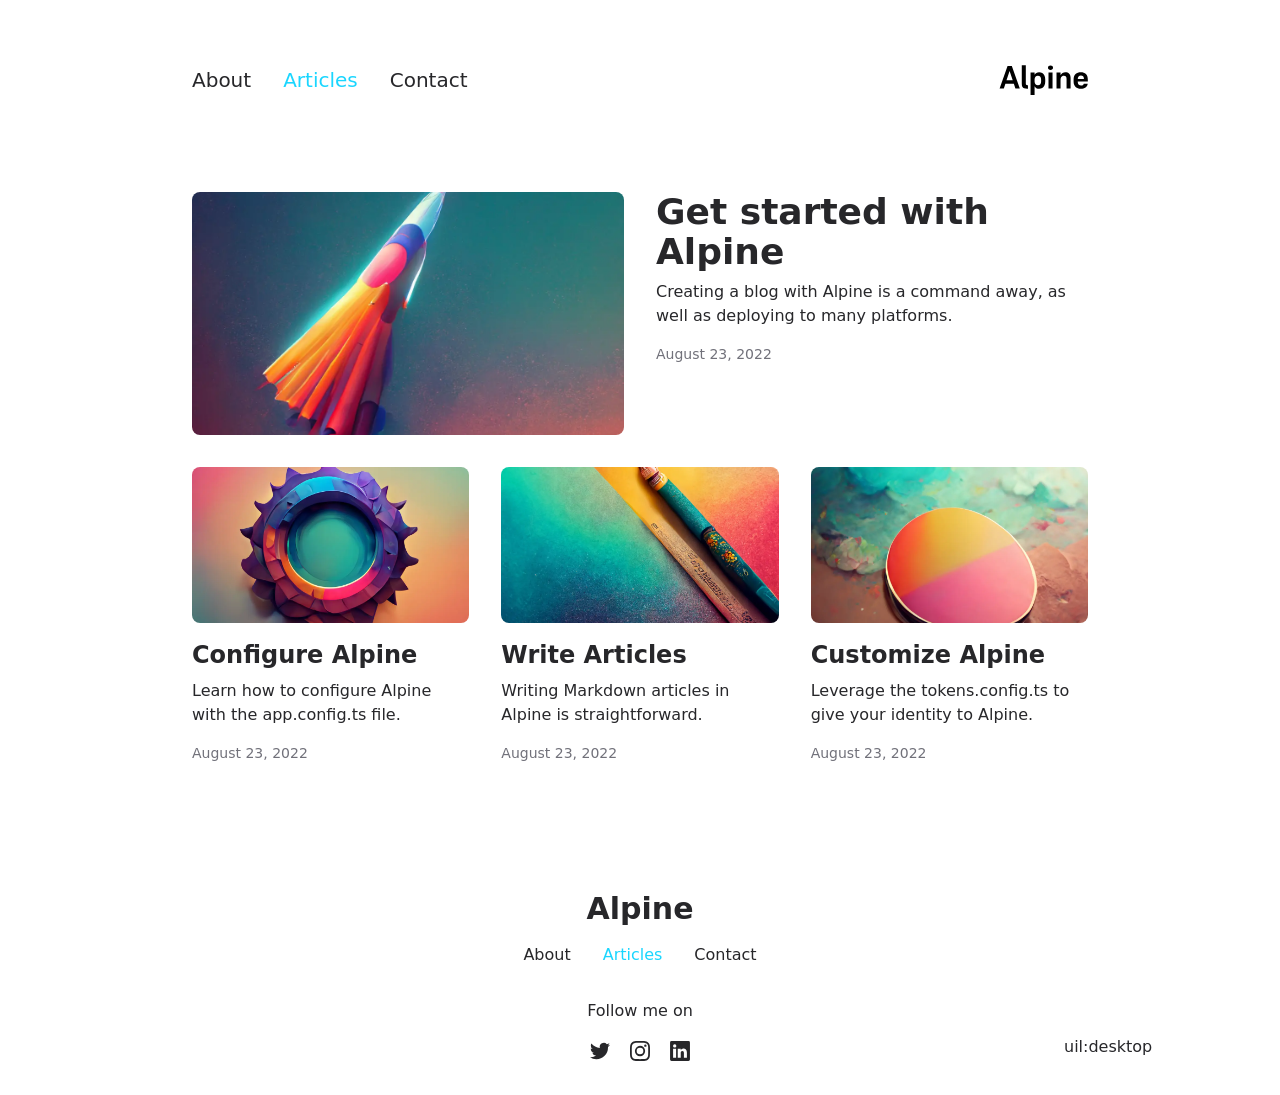
<file: articles/index.html>
<!DOCTYPE html><html  lang="en"><head><meta charset="utf-8">
<meta name="viewport" content="width=device-width, initial-scale=1">
<title>Articles</title>
<meta name="twitter:card" content="summary_large_image">
<meta name="description" content="The minimalist blog theme">
<meta property="og:description" content="The minimalist blog theme">
<meta property="og:image" content="/social-card-preview.png">
<meta property="og:image:width" content="400">
<meta property="og:image:height" content="300">
<meta property="og:image:alt" content="An image showcasing my project.">
<meta property="og:title" content="Articles">
<link rel="preload" as="fetch" crossorigin="anonymous" href="/articles/_payload.json">
<link rel="stylesheet" href="/_nuxt/entry.7Vrn0ubS.css">
<link rel="stylesheet" href="/_nuxt/DocumentDrivenNotFound.C8g71mmJ.css">
<link rel="stylesheet" href="/_nuxt/ArticlesList.pq_DT2NU.css">
<link rel="stylesheet" href="/_nuxt/ArticlesListItem.CEaQSqf9.css">
<link rel="stylesheet" href="/_nuxt/ProseA.YGWMwiFA.css">
<link rel="stylesheet" href="/_nuxt/ProseCodeInline.D9aUD1TH.css">
<link rel="modulepreload" as="script" crossorigin href="/_nuxt/BbwJIGPy.js">
<link rel="modulepreload" as="script" crossorigin href="/_nuxt/Bal-uBP8.js">
<link rel="modulepreload" as="script" crossorigin href="/_nuxt/32dcbOS1.js">
<link rel="modulepreload" as="script" crossorigin href="/_nuxt/Cqy5d7I3.js">
<link rel="modulepreload" as="script" crossorigin href="/_nuxt/Dsw7t3Ew.js">
<link rel="modulepreload" as="script" crossorigin href="/_nuxt/DGYFIL-i.js">
<link rel="modulepreload" as="script" crossorigin href="/_nuxt/Czk5hiTk.js">
<link rel="modulepreload" as="script" crossorigin href="/_nuxt/DG7vpNmu.js">
<link rel="modulepreload" as="script" crossorigin href="/_nuxt/DEqWvkes.js">
<link rel="modulepreload" as="script" crossorigin href="/_nuxt/2EWXMRMA.js">
<link rel="modulepreload" as="script" crossorigin href="/_nuxt/O7zdi-vC.js">
<link rel="modulepreload" as="script" crossorigin href="/_nuxt/BcWussCh.js">
<link rel="modulepreload" as="script" crossorigin href="/_nuxt/D-94e3by.js">
<link rel="modulepreload" as="script" crossorigin href="/_nuxt/DbjG4fe1.js">
<link rel="modulepreload" as="script" crossorigin href="/_nuxt/DpKWVG7s.js">
<link rel="prefetch" as="style" href="/_nuxt/article.C9sW0jLt.css">
<link rel="prefetch" as="script" crossorigin href="/_nuxt/cYhf_T6l.js">
<link rel="prefetch" as="script" crossorigin href="/_nuxt/Cs7xZ1XJ.js">
<link rel="prefetch" as="script" crossorigin href="/_nuxt/CrLF2Im7.js">
<link rel="prefetch" as="style" href="/_nuxt/useStudio.DzA-IoZ4.css">
<link rel="prefetch" as="script" crossorigin href="/_nuxt/D1aOIyCP.js">
<link rel="prefetch" as="style" href="/_nuxt/error-404.D8uONj7L.css">
<link rel="prefetch" as="script" crossorigin href="/_nuxt/CySp-gjP.js">
<link rel="prefetch" as="style" href="/_nuxt/error-500.p7T9h8Pv.css">
<link rel="prefetch" as="script" crossorigin href="/_nuxt/C05odRAp.js">
<script type="module" src="/_nuxt/BbwJIGPy.js" crossorigin></script><style id="pinceau-runtime-hydratable">@media{.phy[--]{--puid:SZZ4iu-v;}.pv-j9CBNI{max-width:var(--elements-container-maxWidth);padding-left:var(--elements-container-padding-mobile);padding-right:var(--elements-container-padding-mobile);}@media (min-width: 475px){.pv-j9CBNI{padding-left:var(--elements-container-padding-xs);padding-right:var(--elements-container-padding-xs);}}@media (min-width: 640px){.pv-j9CBNI{padding-left:var(--elements-container-padding-sm);padding-right:var(--elements-container-padding-sm);}}@media (min-width: 768px){.pv-j9CBNI{padding-left:var(--elements-container-padding-md);padding-right:var(--elements-container-padding-md);}}} </style><style id="pinceau-theme">@media { :root {--pinceau-mq: initial; --alpine-readableLine: 68ch;--alpine-backdrop-backgroundColor: #f4f4f5b3;--prose-code-inline-padding: 0.2rem 0.375rem 0.2rem 0.375rem;--prose-code-block-backdropFilter: contrast(1);--prose-code-block-border-style: solid;--prose-code-block-border-width: 1px;--prose-tbody-tr-borderBottom-style: dashed;--prose-tbody-tr-borderBottom-width: 1px;--prose-th-textAlign: inherit;--prose-thead-borderBottom-style: solid;--prose-thead-borderBottom-width: 1px;--prose-thead-border-style: solid;--prose-thead-border-width: 0px;--prose-table-textAlign: start;--prose-hr-width: 1px;--prose-hr-style: solid;--prose-li-listStylePosition: outside;--prose-ol-li-markerColor: currentColor;--prose-ol-paddingInlineStart: 21px;--prose-ol-listStyleType: decimal;--prose-ul-li-markerColor: currentColor;--prose-ul-paddingInlineStart: 21px;--prose-ul-listStyleType: disc;--prose-blockquote-border-style: solid;--prose-blockquote-border-width: 4px;--prose-blockquote-quotes: '201C' '201D' '2018' '2019';--prose-blockquote-paddingInlineStart: 24px;--prose-a-code-color-hover: currentColor;--prose-a-code-color-static: currentColor;--prose-a-hasCode-borderBottom: none;--prose-a-border-distance: 2px;--prose-a-border-color-hover: currentColor;--prose-a-border-color-static: currentColor;--prose-a-border-style-hover: solid;--prose-a-border-style-static: dashed;--prose-a-border-width: 1px;--prose-a-color-static: inherit;--prose-a-textDecoration: none;--prose-h6-margin: 3rem 0 2rem;--prose-h5-margin: 3rem 0 2rem;--prose-h4-margin: 3rem 0 2rem;--prose-h3-margin: 3rem 0 2rem;--prose-h2-margin: 3rem 0 2rem;--prose-h1-margin: 0 0 2rem;--prose-p-fontSize: 18px;--typography-lead-loose: 2;--typography-lead-relaxed: 1.625;--typography-lead-normal: 1.5;--typography-lead-snug: 1.375;--typography-lead-tight: 1.25;--typography-lead-none: 1;--typography-lead-10: 2.5rem;--typography-lead-9: 2.25rem;--typography-lead-8: 2rem;--typography-lead-7: 1.75rem;--typography-lead-6: 1.5rem;--typography-lead-5: 1.25rem;--typography-lead-4: 1rem;--typography-lead-3: .75rem;--typography-lead-2: .5rem;--typography-lead-1: .025rem;--typography-fontWeight-black: 900;--typography-fontWeight-extrabold: 800;--typography-fontWeight-bold: 700;--typography-fontWeight-semibold: 600;--typography-fontWeight-medium: 500;--typography-fontWeight-normal: 400;--typography-fontWeight-light: 300;--typography-fontWeight-extralight: 200;--typography-fontWeight-thin: 100;--typography-fontSize-9xl: 128px;--typography-fontSize-8xl: 96px;--typography-fontSize-7xl: 72px;--typography-fontSize-6xl: 60px;--typography-fontSize-5xl: 48px;--typography-fontSize-4xl: 36px;--typography-fontSize-3xl: 30px;--typography-fontSize-2xl: 24px;--typography-fontSize-xl: 20px;--typography-fontSize-lg: 18px;--typography-fontSize-base: 16px;--typography-fontSize-sm: 14px;--typography-fontSize-xs: 12px;--typography-letterSpacing-wide: 0.025em;--typography-letterSpacing-tight: -0.025em;--typography-verticalMargin-base: 24px;--typography-verticalMargin-sm: 16px;--elements-border-secondary-hover: [object Object];--elements-backdrop-background: #fffc;--elements-backdrop-filter: saturate(200%) blur(20px);--elements-container-maxWidth: 64rem;--lead-loose: 2;--lead-relaxed: 1.625;--lead-normal: 1.5;--lead-snug: 1.375;--lead-tight: 1.25;--lead-none: 1;--lead-10: 2.5rem;--lead-9: 2.25rem;--lead-8: 2rem;--lead-7: 1.75rem;--lead-6: 1.5rem;--lead-5: 1.25rem;--lead-4: 1rem;--lead-3: .75rem;--lead-2: .5rem;--lead-1: .025rem;--letterSpacing-widest: 0.1em;--letterSpacing-wider: 0.05em;--letterSpacing-wide: 0.025em;--letterSpacing-normal: 0em;--letterSpacing-tight: -0.025em;--letterSpacing-tighter: -0.05em;--fontSize-9xl: 8rem;--fontSize-8xl: 6rem;--fontSize-7xl: 4.5rem;--fontSize-6xl: 3.75rem;--fontSize-5xl: 3rem;--fontSize-4xl: 2.25rem;--fontSize-3xl: 1.875rem;--fontSize-2xl: 1.5rem;--fontSize-xl: 1.25rem;--fontSize-lg: 1.125rem;--fontSize-base: 1rem;--fontSize-sm: 0.875rem;--fontSize-xs: 0.75rem;--fontWeight-black: 900;--fontWeight-extrabold: 800;--fontWeight-bold: 700;--fontWeight-semibold: 600;--fontWeight-medium: 500;--fontWeight-normal: 400;--fontWeight-light: 300;--fontWeight-extralight: 200;--fontWeight-thin: 100;--font-mono: ui-monospace, SFMono-Regular, Menlo, Monaco, Consolas, Liberation Mono, Courier New, monospace;--font-serif: ui-serif, Georgia, Cambria, Times New Roman, Times, serif;--font-sans: ui-sans-serif, system-ui, -apple-system, BlinkMacSystemFont, Segoe UI, Roboto, Helvetica Neue, Arial, Noto Sans, sans-serif, Apple Color Emoji, Segoe UI Emoji, Segoe UI Symbol, Noto Color Emoji;--opacity-total: 1;--opacity-high: 0.8;--opacity-medium: 0.5;--opacity-soft: 0.3;--opacity-light: 0.15;--opacity-bright: 0.1;--opacity-noOpacity: 0;--borderWidth-lg: 3px;--borderWidth-md: 2px;--borderWidth-sm: 1px;--borderWidth-noBorder: 0;--space-rem-875: 0.875rem;--space-rem-625: 0.625rem;--space-rem-375: 0.375rem;--space-rem-125: 0.125rem;--space-px: 1px;--space-128: 32rem;--space-96: 24rem;--space-80: 20rem;--space-72: 18rem;--space-64: 16rem;--space-60: 15rem;--space-56: 14rem;--space-52: 13rem;--space-48: 12rem;--space-44: 11rem;--space-40: 10rem;--space-36: 9rem;--space-32: 8rem;--space-28: 7rem;--space-24: 6rem;--space-20: 5rem;--space-16: 4rem;--space-14: 3.5rem;--space-12: 3rem;--space-11: 2.75rem;--space-10: 2.5rem;--space-9: 2.25rem;--space-8: 2rem;--space-7: 1.75rem;--space-6: 1.5rem;--space-5: 1.25rem;--space-4: 1rem;--space-3: 0.75rem;--space-2: 0.5rem;--space-1: 0.25rem;--space-0: 0px;--size-full: 100%;--size-7xl: 80rem;--size-6xl: 72rem;--size-5xl: 64rem;--size-4xl: 56rem;--size-3xl: 48rem;--size-2xl: 42rem;--size-xl: 36rem;--size-lg: 32rem;--size-md: 28rem;--size-sm: 24rem;--size-xs: 20rem;--size-200: 200px;--size-104: 104px;--size-80: 80px;--size-64: 64px;--size-56: 56px;--size-48: 48px;--size-40: 40px;--size-32: 32px;--size-24: 24px;--size-20: 20px;--size-16: 16px;--size-12: 12px;--size-8: 8px;--size-6: 6px;--size-4: 4px;--size-2: 2px;--size-0: 0px;--radii-full: 9999px;--radii-3xl: 1.75rem;--radii-2xl: 1.5rem;--radii-xl: 1rem;--radii-lg: 0.75rem;--radii-md: 0.5rem;--radii-sm: 0.375rem;--radii-xs: 0.25rem;--radii-2xs: 0.125rem;--radii-none: 0px;--shadow-none: 0px 0px 0px 0px transparent;--shadow-lg: 0px 10px 15px -3px #000000, 0px 4px 6px -4px #000000;--shadow-md: 0px 4px 6px -1px #000000, 0px 2px 4px -2px #000000;--shadow-sm: 0px 1px 3px 0px #000000, 0px 1px 2px -1px #000000;--shadow-xs: 0px 1px 2px 0px #000000;--height-screen: 100vh;--width-screen: 100vw;--color-primary-900: #002e38;--color-primary-800: #005c70;--color-primary-700: #008aa9;--color-primary-600: #00b9e1;--color-primary-500: #1ad6ff;--color-primary-400: #40ddff;--color-primary-300: #66e4ff;--color-primary-200: #8deaff;--color-primary-100: #b3f1ff;--color-primary-50: #d9f8ff;--color-ruby-900: #380011;--color-ruby-800: #700021;--color-ruby-700: #a90032;--color-ruby-600: #e10043;--color-ruby-500: #ff1a5e;--color-ruby-400: #ff4079;--color-ruby-300: #ff6694;--color-ruby-200: #ff8dae;--color-ruby-100: #ffb3c9;--color-ruby-50: #ffd9e4;--color-pink-900: #380025;--color-pink-800: #70004b;--color-pink-700: #a90070;--color-pink-600: #e10095;--color-pink-500: #ff1ab2;--color-pink-400: #ff40bf;--color-pink-300: #ff66cc;--color-pink-200: #ff8dd8;--color-pink-100: #ffb3e5;--color-pink-50: #ffd9f2;--color-purple-900: #190038;--color-purple-800: #330070;--color-purple-700: #4c00a9;--color-purple-600: #6500e1;--color-purple-500: #811aff;--color-purple-400: #9640ff;--color-purple-300: #ab66ff;--color-purple-200: #c08dff;--color-purple-100: #d5b3ff;--color-purple-50: #ead9ff;--color-royalblue-900: #0b0531;--color-royalblue-800: #160a62;--color-royalblue-700: #211093;--color-royalblue-600: #2c15c4;--color-royalblue-500: #4127e8;--color-royalblue-400: #614bec;--color-royalblue-300: #806ff0;--color-royalblue-200: #a093f3;--color-royalblue-100: #c0b7f7;--color-royalblue-50: #dfdbfb;--color-indigoblue-900: #001238;--color-indigoblue-800: #002370;--color-indigoblue-700: #0035a9;--color-indigoblue-600: #0047e1;--color-indigoblue-500: #1a62ff;--color-indigoblue-400: #407cff;--color-indigoblue-300: #6696ff;--color-indigoblue-200: #8db0ff;--color-indigoblue-100: #b3cbff;--color-indigoblue-50: #d9e5ff;--color-blue-900: #002438;--color-blue-800: #004870;--color-blue-700: #006ca9;--color-blue-600: #0090e1;--color-blue-500: #1aadff;--color-blue-400: #40bbff;--color-blue-300: #66c8ff;--color-blue-200: #8dd6ff;--color-blue-100: #b3e4ff;--color-blue-50: #d9f1ff;--color-lightblue-900: #002e38;--color-lightblue-800: #005c70;--color-lightblue-700: #008aa9;--color-lightblue-600: #00b9e1;--color-lightblue-500: #1ad6ff;--color-lightblue-400: #40ddff;--color-lightblue-300: #66e4ff;--color-lightblue-200: #8deaff;--color-lightblue-100: #b3f1ff;--color-lightblue-50: #d9f8ff;--color-teal-900: #062a28;--color-teal-800: #0b544f;--color-teal-700: #117d77;--color-teal-600: #16a79e;--color-teal-500: #1cd1c6;--color-teal-400: #36e4da;--color-teal-300: #5fe9e1;--color-teal-200: #87efe9;--color-teal-100: #aff4f0;--color-teal-50: #d7faf8;--color-pear-900: #2a2b09;--color-pear-800: #545512;--color-pear-700: #7e801b;--color-pear-600: #a8aa24;--color-pear-500: #d0d32f;--color-pear-400: #d8da52;--color-pear-300: #e0e274;--color-pear-200: #e8e997;--color-pear-100: #eff0ba;--color-pear-50: #f7f8dc;--color-red-900: #380300;--color-red-800: #700700;--color-red-700: #a90a00;--color-red-600: #e10e00;--color-red-500: #ff281a;--color-red-400: #ff4c40;--color-red-300: #ff7066;--color-red-200: #ff948d;--color-red-100: #ffb7b3;--color-red-50: #ffdbd9;--color-orange-900: #381800;--color-orange-800: #702f00;--color-orange-700: #a94700;--color-orange-600: #e15e00;--color-orange-500: #ff7a1a;--color-orange-400: #ff9040;--color-orange-300: #ffa666;--color-orange-200: #ffbd8d;--color-orange-100: #ffd3b3;--color-orange-50: #ffe9d9;--color-yellow-900: #362b03;--color-yellow-800: #6d5605;--color-yellow-700: #a38108;--color-yellow-600: #daac0a;--color-yellow-500: #f5c828;--color-yellow-400: #f7d14c;--color-yellow-300: #f8da70;--color-yellow-200: #fae393;--color-yellow-100: #fcedb7;--color-yellow-50: #fdf6db;--color-green-900: #003f25;--color-green-800: #005e38;--color-green-700: #007e4a;--color-green-600: #009d5d;--color-green-500: #00bd6f;--color-green-400: #00dc82;--color-green-300: #30ffaa;--color-green-200: #83ffcc;--color-green-100: #acffdd;--color-green-50: #d6ffee;--color-gray-900: #18181B;--color-gray-800: #27272A;--color-gray-700: #3f3f46;--color-gray-600: #52525B;--color-gray-500: #71717A;--color-gray-400: #a1a1aa;--color-gray-300: #D4d4d8;--color-gray-200: #e4e4e7;--color-gray-100: #f4f4f5;--color-gray-50: #fafafa;--color-black: #0c0c0d;--color-white: #FFFFFF;--media-portrait: only screen and (orientation: portrait);--media-landscape: only screen and (orientation: landscape);--media-rm: (prefers-reduced-motion: reduce);--media-2xl: (min-width: 1536px);--media-xl: (min-width: 1280px);--media-lg: (min-width: 1024px);--media-md: (min-width: 768px);--media-sm: (min-width: 640px);--media-xs: (min-width: 475px);--alpine-body-color: var(--color-gray-800);--alpine-body-backgroundColor: var(--color-white);--prose-code-inline-fontWeight: var(--typography-fontWeight-normal);--prose-code-inline-fontSize: var(--typography-fontSize-sm);--prose-code-inline-borderRadius: var(--radii-xs);--prose-code-block-pre-padding: var(--typography-verticalMargin-sm);--prose-code-block-margin: var(--typography-verticalMargin-base) 0;--prose-code-block-fontSize: var(--typography-fontSize-sm);--prose-tbody-code-inline-fontSize: var(--typography-fontSize-sm);--prose-tbody-td-padding: var(--typography-verticalMargin-sm);--prose-th-fontWeight: var(--typography-fontWeight-semibold);--prose-th-padding: 0 var(--typography-verticalMargin-sm) var(--typography-verticalMargin-sm) var(--typography-verticalMargin-sm);--prose-table-lineHeight: var(--typography-lead-6);--prose-table-fontSize: var(--typography-fontSize-sm);--prose-table-margin: var(--typography-verticalMargin-base) 0;--prose-hr-margin: var(--typography-verticalMargin-base) 0;--prose-li-margin: var(--typography-verticalMargin-sm) 0;--prose-ol-margin: var(--typography-verticalMargin-base) 0;--prose-ul-margin: var(--typography-verticalMargin-base) 0;--prose-blockquote-margin: var(--typography-verticalMargin-base) 0;--prose-a-code-border-style: var(--prose-a-border-style-static);--prose-a-code-border-width: var(--prose-a-border-width);--prose-a-fontWeight: var(--typography-fontWeight-medium);--prose-img-margin: var(--typography-verticalMargin-base) 0;--prose-strong-fontWeight: var(--typography-fontWeight-semibold);--prose-h6-iconSize: var(--typography-fontSize-base);--prose-h6-fontWeight: var(--typography-fontWeight-semibold);--prose-h6-lineHeight: var(--typography-lead-normal);--prose-h6-fontSize: var(--typography-fontSize-lg);--prose-h5-iconSize: var(--typography-fontSize-lg);--prose-h5-fontWeight: var(--typography-fontWeight-semibold);--prose-h5-lineHeight: var(--typography-lead-snug);--prose-h5-fontSize: var(--typography-fontSize-xl);--prose-h4-iconSize: var(--typography-fontSize-lg);--prose-h4-letterSpacing: var(--typography-letterSpacing-tight);--prose-h4-fontWeight: var(--typography-fontWeight-semibold);--prose-h4-lineHeight: var(--typography-lead-snug);--prose-h4-fontSize: var(--typography-fontSize-2xl);--prose-h3-iconSize: var(--typography-fontSize-xl);--prose-h3-letterSpacing: var(--typography-letterSpacing-tight);--prose-h3-fontWeight: var(--typography-fontWeight-semibold);--prose-h3-lineHeight: var(--typography-lead-snug);--prose-h3-fontSize: var(--typography-fontSize-3xl);--prose-h2-iconSize: var(--typography-fontSize-2xl);--prose-h2-letterSpacing: var(--typography-letterSpacing-tight);--prose-h2-fontWeight: var(--typography-fontWeight-semibold);--prose-h2-lineHeight: var(--typography-lead-tight);--prose-h2-fontSize: var(--typography-fontSize-4xl);--prose-h1-iconSize: var(--typography-fontSize-3xl);--prose-h1-letterSpacing: var(--typography-letterSpacing-tight);--prose-h1-fontWeight: var(--typography-fontWeight-bold);--prose-h1-lineHeight: var(--typography-lead-tight);--prose-h1-fontSize: var(--typography-fontSize-5xl);--prose-p-br-margin: var(--typography-verticalMargin-base) 0 0 0;--prose-p-margin: var(--typography-verticalMargin-base) 0;--prose-p-lineHeight: var(--typography-lead-normal);--typography-color-primary-900: var(--color-primary-900);--typography-color-primary-800: var(--color-primary-800);--typography-color-primary-700: var(--color-primary-700);--typography-color-primary-600: var(--color-primary-600);--typography-color-primary-500: var(--color-primary-500);--typography-color-primary-400: var(--color-primary-400);--typography-color-primary-300: var(--color-primary-300);--typography-color-primary-200: var(--color-primary-200);--typography-color-primary-100: var(--color-primary-100);--typography-color-primary-50: var(--color-primary-50);--typography-font-code: var(--font-mono);--typography-font-body: var(--font-sans);--typography-font-display: var(--font-sans);--typography-body-backgroundColor: var(--color-white);--typography-body-color: var(--color-black);--elements-state-danger-borderColor-secondary: var(--color-red-200);--elements-state-danger-borderColor-primary: var(--color-red-100);--elements-state-danger-backgroundColor-secondary: var(--color-red-100);--elements-state-danger-backgroundColor-primary: var(--color-red-50);--elements-state-danger-color-secondary: var(--color-red-600);--elements-state-danger-color-primary: var(--color-red-500);--elements-state-warning-borderColor-secondary: var(--color-yellow-200);--elements-state-warning-borderColor-primary: var(--color-yellow-100);--elements-state-warning-backgroundColor-secondary: var(--color-yellow-100);--elements-state-warning-backgroundColor-primary: var(--color-yellow-50);--elements-state-warning-color-secondary: var(--color-yellow-700);--elements-state-warning-color-primary: var(--color-yellow-600);--elements-state-success-borderColor-secondary: var(--color-green-200);--elements-state-success-borderColor-primary: var(--color-green-100);--elements-state-success-backgroundColor-secondary: var(--color-green-100);--elements-state-success-backgroundColor-primary: var(--color-green-50);--elements-state-success-color-secondary: var(--color-green-600);--elements-state-success-color-primary: var(--color-green-500);--elements-state-info-borderColor-secondary: var(--color-blue-200);--elements-state-info-borderColor-primary: var(--color-blue-100);--elements-state-info-backgroundColor-secondary: var(--color-blue-100);--elements-state-info-backgroundColor-primary: var(--color-blue-50);--elements-state-info-color-secondary: var(--color-blue-600);--elements-state-info-color-primary: var(--color-blue-500);--elements-state-primary-borderColor-secondary: var(--color-primary-200);--elements-state-primary-borderColor-primary: var(--color-primary-100);--elements-state-primary-backgroundColor-secondary: var(--color-primary-100);--elements-state-primary-backgroundColor-primary: var(--color-primary-50);--elements-state-primary-color-secondary: var(--color-primary-700);--elements-state-primary-color-primary: var(--color-primary-600);--elements-surface-secondary-backgroundColor: var(--color-gray-200);--elements-surface-primary-backgroundColor: var(--color-gray-100);--elements-surface-background-base: var(--color-gray-100);--elements-border-secondary-static: var(--color-gray-200);--elements-border-primary-hover: var(--color-gray-200);--elements-border-primary-static: var(--color-gray-100);--elements-container-padding-md: var(--space-16);--elements-container-padding-sm: var(--space-12);--elements-container-padding-xs: var(--space-8);--elements-container-padding-mobile: var(--space-6);--elements-text-secondary-color-hover: var(--color-gray-700);--elements-text-secondary-color-static: var(--color-gray-500);--elements-text-primary-color-static: var(--color-gray-900);--text-6xl-lineHeight: var(--lead-none);--text-6xl-fontSize: var(--fontSize-6xl);--text-5xl-lineHeight: var(--lead-none);--text-5xl-fontSize: var(--fontSize-5xl);--text-4xl-lineHeight: var(--lead-10);--text-4xl-fontSize: var(--fontSize-4xl);--text-3xl-lineHeight: var(--lead-9);--text-3xl-fontSize: var(--fontSize-3xl);--text-2xl-lineHeight: var(--lead-8);--text-2xl-fontSize: var(--fontSize-2xl);--text-xl-lineHeight: var(--lead-7);--text-xl-fontSize: var(--fontSize-xl);--text-lg-lineHeight: var(--lead-7);--text-lg-fontSize: var(--fontSize-lg);--text-base-lineHeight: var(--lead-6);--text-base-fontSize: var(--fontSize-base);--text-sm-lineHeight: var(--lead-5);--text-sm-fontSize: var(--fontSize-sm);--text-xs-lineHeight: var(--lead-4);--text-xs-fontSize: var(--fontSize-xs);--shadow-2xl: 0px 25px 50px -12px var(--color-gray-900);--shadow-xl: 0px 20px 25px -5px var(--color-gray-400), 0px 8px 10px -6px #000000;--color-secondary-900: var(--color-gray-900);--color-secondary-800: var(--color-gray-800);--color-secondary-700: var(--color-gray-700);--color-secondary-600: var(--color-gray-600);--color-secondary-500: var(--color-gray-500);--color-secondary-400: var(--color-gray-400);--color-secondary-300: var(--color-gray-300);--color-secondary-200: var(--color-gray-200);--color-secondary-100: var(--color-gray-100);--color-secondary-50: var(--color-gray-50);--prose-a-code-background-hover: var(--typography-color-primary-50);--prose-a-code-border-color-hover: var(--typography-color-primary-500);--prose-a-color-hover: var(--typography-color-primary-500);--typography-color-secondary-900: var(--color-secondary-900);--typography-color-secondary-800: var(--color-secondary-800);--typography-color-secondary-700: var(--color-secondary-700);--typography-color-secondary-600: var(--color-secondary-600);--typography-color-secondary-500: var(--color-secondary-500);--typography-color-secondary-400: var(--color-secondary-400);--typography-color-secondary-300: var(--color-secondary-300);--typography-color-secondary-200: var(--color-secondary-200);--typography-color-secondary-100: var(--color-secondary-100);--typography-color-secondary-50: var(--color-secondary-50);--prose-code-inline-backgroundColor: var(--typography-color-secondary-100);--prose-code-inline-color: var(--typography-color-secondary-700);--prose-code-block-backgroundColor: var(--typography-color-secondary-100);--prose-code-block-color: var(--typography-color-secondary-700);--prose-code-block-border-color: var(--typography-color-secondary-200);--prose-tbody-tr-borderBottom-color: var(--typography-color-secondary-200);--prose-th-color: var(--typography-color-secondary-600);--prose-thead-borderBottom-color: var(--typography-color-secondary-200);--prose-thead-border-color: var(--typography-color-secondary-300);--prose-hr-color: var(--typography-color-secondary-200);--prose-blockquote-border-color: var(--typography-color-secondary-200);--prose-blockquote-color: var(--typography-color-secondary-500);--prose-a-code-border-color-static: var(--typography-color-secondary-400); } }@media { :root.dark {--pinceau-mq: dark; --alpine-backdrop-backgroundColor: #18181bb3;--prose-code-block-backdropFilter: contrast(1);--prose-ol-li-markerColor: currentColor;--prose-ul-li-markerColor: currentColor;--prose-a-code-color-hover: currentColor;--prose-a-code-color-static: currentColor;--prose-a-border-color-hover: currentColor;--prose-a-border-color-static: currentColor;--prose-a-color-static: inherit;--elements-backdrop-background: #0c0d0ccc;--alpine-body-color: var(--color-gray-200);--alpine-body-backgroundColor: var(--color-black);--typography-body-backgroundColor: var(--color-black);--typography-body-color: var(--color-white);--elements-state-danger-borderColor-secondary: var(--color-red-700);--elements-state-danger-borderColor-primary: var(--color-red-800);--elements-state-danger-backgroundColor-secondary: var(--color-red-800);--elements-state-danger-backgroundColor-primary: var(--color-red-900);--elements-state-danger-color-secondary: var(--color-red-200);--elements-state-danger-color-primary: var(--color-red-300);--elements-state-warning-borderColor-secondary: var(--color-yellow-700);--elements-state-warning-borderColor-primary: var(--color-yellow-800);--elements-state-warning-backgroundColor-secondary: var(--color-yellow-800);--elements-state-warning-backgroundColor-primary: var(--color-yellow-900);--elements-state-warning-color-secondary: var(--color-yellow-200);--elements-state-warning-color-primary: var(--color-yellow-400);--elements-state-success-borderColor-secondary: var(--color-green-700);--elements-state-success-borderColor-primary: var(--color-green-800);--elements-state-success-backgroundColor-secondary: var(--color-green-800);--elements-state-success-backgroundColor-primary: var(--color-green-900);--elements-state-success-color-secondary: var(--color-green-200);--elements-state-success-color-primary: var(--color-green-400);--elements-state-info-borderColor-secondary: var(--color-blue-700);--elements-state-info-borderColor-primary: var(--color-blue-800);--elements-state-info-backgroundColor-secondary: var(--color-blue-800);--elements-state-info-backgroundColor-primary: var(--color-blue-900);--elements-state-info-color-secondary: var(--color-blue-200);--elements-state-info-color-primary: var(--color-blue-400);--elements-state-primary-borderColor-secondary: var(--color-primary-700);--elements-state-primary-borderColor-primary: var(--color-primary-800);--elements-state-primary-backgroundColor-secondary: var(--color-primary-800);--elements-state-primary-backgroundColor-primary: var(--color-primary-900);--elements-state-primary-color-secondary: var(--color-primary-200);--elements-state-primary-color-primary: var(--color-primary-400);--elements-surface-secondary-backgroundColor: var(--color-gray-800);--elements-surface-primary-backgroundColor: var(--color-gray-900);--elements-surface-background-base: var(--color-gray-900);--elements-border-secondary-static: var(--color-gray-800);--elements-border-primary-hover: var(--color-gray-800);--elements-border-primary-static: var(--color-gray-900);--elements-text-secondary-color-hover: var(--color-gray-200);--elements-text-secondary-color-static: var(--color-gray-400);--elements-text-primary-color-static: var(--color-gray-50);--prose-a-code-background-hover: var(--typography-color-primary-900);--prose-a-code-border-color-hover: var(--typography-color-primary-600);--prose-a-color-hover: var(--typography-color-primary-400);--prose-code-inline-backgroundColor: var(--typography-color-secondary-800);--prose-code-inline-color: var(--typography-color-secondary-200);--prose-code-block-backgroundColor: var(--typography-color-secondary-900);--prose-code-block-color: var(--typography-color-secondary-200);--prose-code-block-border-color: var(--typography-color-secondary-800);--prose-tbody-tr-borderBottom-color: var(--typography-color-secondary-800);--prose-th-color: var(--typography-color-secondary-400);--prose-thead-borderBottom-color: var(--typography-color-secondary-800);--prose-thead-border-color: var(--typography-color-secondary-600);--prose-hr-color: var(--typography-color-secondary-800);--prose-blockquote-border-color: var(--typography-color-secondary-700);--prose-blockquote-color: var(--typography-color-secondary-400);--prose-a-code-border-color-static: var(--typography-color-secondary-600); } }</style><script>"use strict";(()=>{const a=window,e=document.documentElement,m=["dark","light"],c=window&&window.localStorage&&window.localStorage.getItem&&window.localStorage.getItem("nuxt-color-mode")||"system";let n=c==="system"?d():c;const l=e.getAttribute("data-color-mode-forced");l&&(n=l),i(n),a["__NUXT_COLOR_MODE__"]={preference:c,value:n,getColorScheme:d,addColorScheme:i,removeColorScheme:f};function i(o){const t=""+o+"",s="";e.classList?e.classList.add(t):e.className+=" "+t,s&&e.setAttribute("data-"+s,o)}function f(o){const t=""+o+"",s="";e.classList?e.classList.remove(t):e.className=e.className.replace(new RegExp(t,"g"),""),s&&e.removeAttribute("data-"+s)}function r(o){return a.matchMedia("(prefers-color-scheme"+o+")")}function d(){if(a.matchMedia&&r("").media!=="not all"){for(const o of m)if(r(":"+o).matches)return o}return"light"}})();
</script></head><body><div id="__nuxt"><div class="container pv-j9CBNI pc-SZZ4iu app-layout" data-v-b7bf53a3 data-v-64547ddf><!--[--><div class="nuxt-progress" style="width:0%;height:3px;opacity:0;background-size:Infinity% auto;" data-v-b7bf53a3></div><header class="right" data-v-b7bf53a3 data-v-06827841><div class="menu" data-v-06827841><button aria-label="Navigation Menu" data-v-06827841><svg width="24" height="24" viewBox="0 0 68 68" fill="currentColor" xmlns="http://www.w3.org/2000/svg" data-v-06827841><path d="M8 34C8 32.1362 8 31.2044 8.30448 30.4693C8.71046 29.4892 9.48915 28.7105 10.4693 28.3045C11.2044 28 12.1362 28 14 28C15.8638 28 16.7956 28 17.5307 28.3045C18.5108 28.7105 19.2895 29.4892 19.6955 30.4693C20 31.2044 20 32.1362 20 34C20 35.8638 20 36.7956 19.6955 37.5307C19.2895 38.5108 18.5108 39.2895 17.5307 39.6955C16.7956 40 15.8638 40 14 40C12.1362 40 11.2044 40 10.4693 39.6955C9.48915 39.2895 8.71046 38.5108 8.30448 37.5307C8 36.7956 8 35.8638 8 34Z" data-v-06827841></path><path d="M28 34C28 32.1362 28 31.2044 28.3045 30.4693C28.7105 29.4892 29.4892 28.7105 30.4693 28.3045C31.2044 28 32.1362 28 34 28C35.8638 28 36.7956 28 37.5307 28.3045C38.5108 28.7105 39.2895 29.4892 39.6955 30.4693C40 31.2044 40 32.1362 40 34C40 35.8638 40 36.7956 39.6955 37.5307C39.2895 38.5108 38.5108 39.2895 37.5307 39.6955C36.7956 40 35.8638 40 34 40C32.1362 40 31.2044 40 30.4693 39.6955C29.4892 39.2895 28.7105 38.5108 28.3045 37.5307C28 36.7956 28 35.8638 28 34Z" data-v-06827841></path><path d="M48 34C48 32.1362 48 31.2044 48.3045 30.4693C48.7105 29.4892 49.4892 28.7105 50.4693 28.3045C51.2044 28 52.1362 28 54 28C55.8638 28 56.7956 28 57.5307 28.3045C58.5108 28.7105 59.2895 29.4892 59.6955 30.4693C60 31.2044 60 32.1362 60 34C60 35.8638 60 36.7956 59.6955 37.5307C59.2895 38.5108 58.5108 39.2895 57.5307 39.6955C56.7956 40 55.8638 40 54 40C52.1362 40 51.2044 40 50.4693 39.6955C49.4892 39.2895 48.7105 38.5108 48.3045 37.5307C48 36.7956 48 35.8638 48 34Z" data-v-06827841></path></svg></button></div><div class="overlay" data-v-06827841><nav data-v-06827841 data-v-4f0c583b><ul data-v-4f0c583b><!--[--><li data-v-4f0c583b><a href="/" class="" data-v-4f0c583b><span class="underline-fx" data-v-4f0c583b></span> About</a></li><li data-v-4f0c583b><a aria-current="page" href="/articles" class="router-link-active router-link-exact-active" data-v-4f0c583b><span class="underline-fx" data-v-4f0c583b></span> Articles</a></li><li data-v-4f0c583b><a href="/contact" class="" data-v-4f0c583b><span class="underline-fx" data-v-4f0c583b></span> Contact</a></li><!--]--></ul></nav></div><div class="logo" data-v-06827841><a href="/" class="" data-v-06827841><img src="/logo-dark.svg" class="dark-img" alt="alpine" width="89" height="31" data-v-06827841><img src="/logo.svg" class="light-img" alt="alpine" width="89" height="31" data-v-06827841></a></div><div class="main-nav" data-v-06827841><nav data-v-06827841 data-v-4f0c583b><ul data-v-4f0c583b><!--[--><li data-v-4f0c583b><a href="/" class="" data-v-4f0c583b><span class="underline-fx" data-v-4f0c583b></span> About</a></li><li data-v-4f0c583b><a aria-current="page" href="/articles" class="router-link-active router-link-exact-active" data-v-4f0c583b><span class="underline-fx" data-v-4f0c583b></span> Articles</a></li><li data-v-4f0c583b><a href="/contact" class="" data-v-4f0c583b><span class="underline-fx" data-v-4f0c583b></span> Contact</a></li><!--]--></ul></nav></div></header><!--[--><div class="document-driven-page"><main><!--[--><div><div class="articles-list" data-v-3c69d5af><div class="featured" data-v-3c69d5af><article class="featured" data-v-3c69d5af data-v-cdb3d830><div class="image" data-v-cdb3d830><!----><a href="/articles/get-started" class="" data-v-cdb3d830><img src="/articles/get-started.webp" alt="Get started with Alpine" width="16" height="9" data-v-cdb3d830></a></div><div class="content" data-v-cdb3d830><a href="/articles/get-started" class="headline" data-v-cdb3d830><h1 data-v-cdb3d830>Get started with Alpine</h1></a><p class="description" data-v-cdb3d830>Creating a blog with Alpine is a command away, as well as deploying to many platforms.</p><time data-v-cdb3d830>August 23, 2022</time></div></article></div><div class="layout" data-v-3c69d5af><!--[--><article class="" data-v-3c69d5af data-v-cdb3d830><div class="image" data-v-cdb3d830><!----><a href="/articles/configure" class="" data-v-cdb3d830><img src="/articles/configure-alpine.webp" alt="Configure Alpine" width="16" height="9" data-v-cdb3d830></a></div><div class="content" data-v-cdb3d830><a href="/articles/configure" class="headline" data-v-cdb3d830><h1 data-v-cdb3d830>Configure Alpine</h1></a><p class="description" data-v-cdb3d830>Learn how to configure Alpine with the app.config.ts file.</p><time data-v-cdb3d830>August 23, 2022</time></div></article><article class="" data-v-3c69d5af data-v-cdb3d830><div class="image" data-v-cdb3d830><!----><a href="/articles/write-articles" class="" data-v-cdb3d830><img src="/articles/write-articles.webp" alt="Write Articles" width="16" height="9" data-v-cdb3d830></a></div><div class="content" data-v-cdb3d830><a href="/articles/write-articles" class="headline" data-v-cdb3d830><h1 data-v-cdb3d830>Write Articles</h1></a><p class="description" data-v-cdb3d830>Writing Markdown articles in Alpine is straightforward.</p><time data-v-cdb3d830>August 23, 2022</time></div></article><article class="" data-v-3c69d5af data-v-cdb3d830><div class="image" data-v-cdb3d830><!----><a href="/articles/design-tokens" class="" data-v-cdb3d830><img src="/articles/design-tokens.webp" alt="Customize Alpine" width="16" height="9" data-v-cdb3d830></a></div><div class="content" data-v-cdb3d830><a href="/articles/design-tokens" class="headline" data-v-cdb3d830><h1 data-v-cdb3d830>Customize Alpine</h1></a><p class="description" data-v-cdb3d830>Leverage the tokens.config.ts to give your identity to Alpine.</p><time data-v-cdb3d830>August 23, 2022</time></div></article><!--]--></div></div></div><!--]--></main></div><!--]--><footer class="center" data-v-b7bf53a3 data-v-75e7dcc6><a href="https://www.github.com/nuxt-themes/alpine" rel="noopener noreferrer" class="credits" data-v-75e7dcc6>Alpine</a><div class="navigation" data-v-75e7dcc6><nav data-v-75e7dcc6 data-v-4f0c583b><ul data-v-4f0c583b><!--[--><li data-v-4f0c583b><a href="/" class="" data-v-4f0c583b><span class="underline-fx" data-v-4f0c583b></span> About</a></li><li data-v-4f0c583b><a aria-current="page" href="/articles" class="router-link-active router-link-exact-active" data-v-4f0c583b><span class="underline-fx" data-v-4f0c583b></span> Articles</a></li><li data-v-4f0c583b><a href="/contact" class="" data-v-4f0c583b><span class="underline-fx" data-v-4f0c583b></span> Contact</a></li><!--]--></ul></nav></div><p class="message" data-v-75e7dcc6>Follow me on</p><div class="icons" data-v-75e7dcc6><div class="social" data-v-75e7dcc6><!--[--><a href="https://twitter.com/nuxtlabs" rel="noopener noreferrer" target="_blank" title="nuxtlabs" aria-label="nuxtlabs" data-v-5269168a><svg xmlns="http://www.w3.org/2000/svg" xmlns:xlink="http://www.w3.org/1999/xlink" aria-hidden="true" role="img" class="icon" data-v-5269168a style="" width="1em" height="1em" viewBox="0 0 24 24" data-v-bcfe47ef><path fill="currentColor" d="M22 5.8a8.49 8.49 0 0 1-2.36.64a4.13 4.13 0 0 0 1.81-2.27a8.21 8.21 0 0 1-2.61 1a4.1 4.1 0 0 0-7 3.74a11.64 11.64 0 0 1-8.45-4.29a4.16 4.16 0 0 0-.55 2.07a4.09 4.09 0 0 0 1.82 3.41a4.05 4.05 0 0 1-1.86-.51v.05a4.1 4.1 0 0 0 3.3 4a3.93 3.93 0 0 1-1.1.17a4.9 4.9 0 0 1-.77-.07a4.11 4.11 0 0 0 3.83 2.84A8.22 8.22 0 0 1 3 18.34a7.93 7.93 0 0 1-1-.06a11.57 11.57 0 0 0 6.29 1.85A11.59 11.59 0 0 0 20 8.45v-.53a8.43 8.43 0 0 0 2-2.12"/></svg></a><a href="https://instagram.com/atinuxt" rel="noopener noreferrer" target="_blank" title="atinuxt" aria-label="atinuxt" data-v-5269168a><svg xmlns="http://www.w3.org/2000/svg" xmlns:xlink="http://www.w3.org/1999/xlink" aria-hidden="true" role="img" class="icon" data-v-5269168a style="" width="1em" height="1em" viewBox="0 0 24 24" data-v-bcfe47ef><path fill="currentColor" d="M17.34 5.46a1.2 1.2 0 1 0 1.2 1.2a1.2 1.2 0 0 0-1.2-1.2m4.6 2.42a7.59 7.59 0 0 0-.46-2.43a4.94 4.94 0 0 0-1.16-1.77a4.7 4.7 0 0 0-1.77-1.15a7.3 7.3 0 0 0-2.43-.47C15.06 2 14.72 2 12 2s-3.06 0-4.12.06a7.3 7.3 0 0 0-2.43.47a4.78 4.78 0 0 0-1.77 1.15a4.7 4.7 0 0 0-1.15 1.77a7.3 7.3 0 0 0-.47 2.43C2 8.94 2 9.28 2 12s0 3.06.06 4.12a7.3 7.3 0 0 0 .47 2.43a4.7 4.7 0 0 0 1.15 1.77a4.78 4.78 0 0 0 1.77 1.15a7.3 7.3 0 0 0 2.43.47C8.94 22 9.28 22 12 22s3.06 0 4.12-.06a7.3 7.3 0 0 0 2.43-.47a4.7 4.7 0 0 0 1.77-1.15a4.85 4.85 0 0 0 1.16-1.77a7.59 7.59 0 0 0 .46-2.43c0-1.06.06-1.4.06-4.12s0-3.06-.06-4.12M20.14 16a5.61 5.61 0 0 1-.34 1.86a3.06 3.06 0 0 1-.75 1.15a3.19 3.19 0 0 1-1.15.75a5.61 5.61 0 0 1-1.86.34c-1 .05-1.37.06-4 .06s-3 0-4-.06a5.73 5.73 0 0 1-1.94-.3a3.27 3.27 0 0 1-1.1-.75a3 3 0 0 1-.74-1.15a5.54 5.54 0 0 1-.4-1.9c0-1-.06-1.37-.06-4s0-3 .06-4a5.54 5.54 0 0 1 .35-1.9A3 3 0 0 1 5 5a3.14 3.14 0 0 1 1.1-.8A5.73 5.73 0 0 1 8 3.86c1 0 1.37-.06 4-.06s3 0 4 .06a5.61 5.61 0 0 1 1.86.34a3.06 3.06 0 0 1 1.19.8a3.06 3.06 0 0 1 .75 1.1a5.61 5.61 0 0 1 .34 1.9c.05 1 .06 1.37.06 4s-.01 3-.06 4M12 6.87A5.13 5.13 0 1 0 17.14 12A5.12 5.12 0 0 0 12 6.87m0 8.46A3.33 3.33 0 1 1 15.33 12A3.33 3.33 0 0 1 12 15.33"/></svg></a><a href="https://www.linkedin.com/company/nuxtlabs" rel="noopener noreferrer" target="_blank" title="LinkedIn" aria-label="LinkedIn" data-v-5269168a><svg xmlns="http://www.w3.org/2000/svg" xmlns:xlink="http://www.w3.org/1999/xlink" aria-hidden="true" role="img" class="icon" data-v-5269168a style="" width="1em" height="1em" viewBox="0 0 24 24" data-v-bcfe47ef><path fill="currentColor" d="M20.47 2H3.53a1.45 1.45 0 0 0-1.47 1.43v17.14A1.45 1.45 0 0 0 3.53 22h16.94a1.45 1.45 0 0 0 1.47-1.43V3.43A1.45 1.45 0 0 0 20.47 2M8.09 18.74h-3v-9h3ZM6.59 8.48a1.56 1.56 0 1 1 0-3.12a1.57 1.57 0 1 1 0 3.12m12.32 10.26h-3v-4.83c0-1.21-.43-2-1.52-2A1.65 1.65 0 0 0 12.85 13a2 2 0 0 0-.1.73v5h-3v-9h3V11a3 3 0 0 1 2.71-1.5c2 0 3.45 1.29 3.45 4.06Z"/></svg></a><!--]--></div><div class="color-mode-switch" data-v-75e7dcc6><button aria-label="Color Mode" data-v-75e7dcc6 data-v-11d42263><span data-v-11d42263></span></button></div></div></footer><!--]--></div></div><div id="teleports"></div><script type="application/json" id="__NUXT_DATA__" data-ssr="true" data-src="/articles/_payload.json">[{"state":1,"once":79,"_errors":81,"serverRendered":51,"path":7,"prerenderedAt":84},["Reactive",2],{"$sdd-pages":3,"$sdd-surrounds":29,"$sdd-globals":47,"$scolor-mode":49,"$sdd-navigation":52,"$sicons":70},["ShallowRef",4],["ShallowReactive",5],{"/articles":6},{"_path":7,"_dir":8,"_draft":9,"_partial":9,"_locale":8,"title":10,"description":8,"layout":11,"body":12,"_type":24,"_id":25,"_source":26,"_file":27,"_extension":28},"/articles","",false,"Articles","page",{"type":13,"children":14,"toc":21},"root",[15],{"type":16,"tag":17,"props":18,"children":20},"element","articles-list",{"path":19},"articles",[],{"title":8,"searchDepth":22,"depth":22,"links":23},2,[],"markdown","content:2.articles.md","content","2.articles.md","md",["ShallowRef",30],["ShallowReactive",31],{"/articles":32},[33,42],{"_path":34,"_dir":8,"_draft":9,"_partial":9,"_locale":8,"title":35,"description":36,"layout":37,"head":38,"_type":24,"_id":40,"_source":26,"_file":41,"_extension":28},"/","About","An open source blog theme powered by Nuxt.","default",{"title":39},"Alpine","content:1.index.md","1.index.md",{"_path":43,"_dir":8,"_draft":9,"_partial":9,"_locale":8,"title":44,"description":8,"layout":37,"_type":24,"_id":45,"_source":26,"_file":46,"_extension":28},"/contact","Contact","content:3.contact.md","3.contact.md",["ShallowRef",48],{},{"preference":50,"value":50,"unknown":51,"forced":9},"system",true,[53,54,69],{"title":35,"_path":34,"layout":37},{"title":10,"_path":7,"children":55,"layout":11},[56,60,63,66],{"title":57,"_path":58,"layout":59},"Get started with Alpine","/articles/get-started","article",{"title":61,"_path":62,"layout":59},"Configure Alpine","/articles/configure",{"title":64,"_path":65,"layout":59},"Write Articles","/articles/write-articles",{"title":67,"_path":68,"layout":59},"Customize Alpine","/articles/design-tokens",{"title":44,"_path":43,"layout":37},{"uil:twitter":71,"uil:instagram":75,"uil:linkedin":77},{"left":72,"top":72,"width":73,"height":73,"rotate":72,"vFlip":9,"hFlip":9,"body":74},0,24,"\u003Cpath fill=\"currentColor\" d=\"M22 5.8a8.49 8.49 0 0 1-2.36.64a4.13 4.13 0 0 0 1.81-2.27a8.21 8.21 0 0 1-2.61 1a4.1 4.1 0 0 0-7 3.74a11.64 11.64 0 0 1-8.45-4.29a4.16 4.16 0 0 0-.55 2.07a4.09 4.09 0 0 0 1.82 3.41a4.05 4.05 0 0 1-1.86-.51v.05a4.1 4.1 0 0 0 3.3 4a3.93 3.93 0 0 1-1.1.17a4.9 4.9 0 0 1-.77-.07a4.11 4.11 0 0 0 3.83 2.84A8.22 8.22 0 0 1 3 18.34a7.93 7.93 0 0 1-1-.06a11.57 11.57 0 0 0 6.29 1.85A11.59 11.59 0 0 0 20 8.45v-.53a8.43 8.43 0 0 0 2-2.12\"/>",{"left":72,"top":72,"width":73,"height":73,"rotate":72,"vFlip":9,"hFlip":9,"body":76},"\u003Cpath fill=\"currentColor\" d=\"M17.34 5.46a1.2 1.2 0 1 0 1.2 1.2a1.2 1.2 0 0 0-1.2-1.2m4.6 2.42a7.59 7.59 0 0 0-.46-2.43a4.94 4.94 0 0 0-1.16-1.77a4.7 4.7 0 0 0-1.77-1.15a7.3 7.3 0 0 0-2.43-.47C15.06 2 14.72 2 12 2s-3.06 0-4.12.06a7.3 7.3 0 0 0-2.43.47a4.78 4.78 0 0 0-1.77 1.15a4.7 4.7 0 0 0-1.15 1.77a7.3 7.3 0 0 0-.47 2.43C2 8.94 2 9.28 2 12s0 3.06.06 4.12a7.3 7.3 0 0 0 .47 2.43a4.7 4.7 0 0 0 1.15 1.77a4.78 4.78 0 0 0 1.77 1.15a7.3 7.3 0 0 0 2.43.47C8.94 22 9.28 22 12 22s3.06 0 4.12-.06a7.3 7.3 0 0 0 2.43-.47a4.7 4.7 0 0 0 1.77-1.15a4.85 4.85 0 0 0 1.16-1.77a7.59 7.59 0 0 0 .46-2.43c0-1.06.06-1.4.06-4.12s0-3.06-.06-4.12M20.14 16a5.61 5.61 0 0 1-.34 1.86a3.06 3.06 0 0 1-.75 1.15a3.19 3.19 0 0 1-1.15.75a5.61 5.61 0 0 1-1.86.34c-1 .05-1.37.06-4 .06s-3 0-4-.06a5.73 5.73 0 0 1-1.94-.3a3.27 3.27 0 0 1-1.1-.75a3 3 0 0 1-.74-1.15a5.54 5.54 0 0 1-.4-1.9c0-1-.06-1.37-.06-4s0-3 .06-4a5.54 5.54 0 0 1 .35-1.9A3 3 0 0 1 5 5a3.14 3.14 0 0 1 1.1-.8A5.73 5.73 0 0 1 8 3.86c1 0 1.37-.06 4-.06s3 0 4 .06a5.61 5.61 0 0 1 1.86.34a3.06 3.06 0 0 1 1.19.8a3.06 3.06 0 0 1 .75 1.1a5.61 5.61 0 0 1 .34 1.9c.05 1 .06 1.37.06 4s-.01 3-.06 4M12 6.87A5.13 5.13 0 1 0 17.14 12A5.12 5.12 0 0 0 12 6.87m0 8.46A3.33 3.33 0 1 1 15.33 12A3.33 3.33 0 0 1 12 15.33\"/>",{"left":72,"top":72,"width":73,"height":73,"rotate":72,"vFlip":9,"hFlip":9,"body":78},"\u003Cpath fill=\"currentColor\" d=\"M20.47 2H3.53a1.45 1.45 0 0 0-1.47 1.43v17.14A1.45 1.45 0 0 0 3.53 22h16.94a1.45 1.45 0 0 0 1.47-1.43V3.43A1.45 1.45 0 0 0 20.47 2M8.09 18.74h-3v-9h3ZM6.59 8.48a1.56 1.56 0 1 1 0-3.12a1.57 1.57 0 1 1 0 3.12m12.32 10.26h-3v-4.83c0-1.21-.43-2-1.52-2A1.65 1.65 0 0 0 12.85 13a2 2 0 0 0-.1.73v5h-3v-9h3V11a3 3 0 0 1 2.71-1.5c2 0 3.45 1.29 3.45 4.06Z\"/>",["Reactive",80],["Set"],["Reactive",82],{"articles":83},null,1710817916640]</script>
<script>window.__NUXT__={};window.__NUXT__.config={public:{FORMSPREE_URL:"",plausible:{hashMode:false,trackLocalhost:false,domain:"",apiHost:"https://plausible.io",autoPageviews:true,autoOutboundTracking:false},studio:{apiURL:"https://api.nuxt.studio",iframeMessagingAllowedOrigins:""},mdc:{components:{prose:true,map:{p:"prose-p",a:"prose-a",blockquote:"prose-blockquote","code-inline":"prose-code-inline",code:"ProseCodeInline",em:"prose-em",h1:"prose-h1",h2:"prose-h2",h3:"prose-h3",h4:"prose-h4",h5:"prose-h5",h6:"prose-h6",hr:"prose-hr",img:"prose-img",ul:"prose-ul",ol:"prose-ol",li:"prose-li",strong:"prose-strong",table:"prose-table",thead:"prose-thead",tbody:"prose-tbody",td:"prose-td",th:"prose-th",tr:"prose-tr"}},headings:{anchorLinks:{h1:false,h2:true,h3:true,h4:true,h5:false,h6:false}}},content:{locales:[],defaultLocale:"",integrity:1710817887360,experimental:{stripQueryParameters:false,advanceQuery:false,clientDB:false},respectPathCase:false,api:{baseURL:"/api/_content"},navigation:{fields:["navTitle","layout"]},tags:{p:"prose-p",a:"prose-a",blockquote:"prose-blockquote","code-inline":"prose-code-inline",code:"ProseCodeInline",em:"prose-em",h1:"prose-h1",h2:"prose-h2",h3:"prose-h3",h4:"prose-h4",h5:"prose-h5",h6:"prose-h6",hr:"prose-hr",img:"prose-img",ul:"prose-ul",ol:"prose-ol",li:"prose-li",strong:"prose-strong",table:"prose-table",thead:"prose-thead",tbody:"prose-tbody",td:"prose-td",th:"prose-th",tr:"prose-tr"},highlight:{theme:{default:"github-light",dark:"github-dark"},preload:["json","js","ts","html","css","vue","diff","shell","markdown","yaml","bash","ini","c","cpp"],highlighter:"shiki",langs:["js","jsx","json","ts","tsx","vue","css","html","vue","bash","md","mdc","yaml","json","js","ts","html","css","vue","diff","shell","markdown","yaml","bash","ini","c","cpp"]},wsUrl:"",documentDriven:{page:true,navigation:true,surround:true,globals:{},layoutFallbacks:["theme"],injectPage:true},host:"",trailingSlash:false,search:"",contentHead:true,anchorLinks:{depth:4,exclude:[1]}}},app:{baseURL:"/",buildAssetsDir:"/_nuxt/",cdnURL:""}}</script></body></html>
</file>
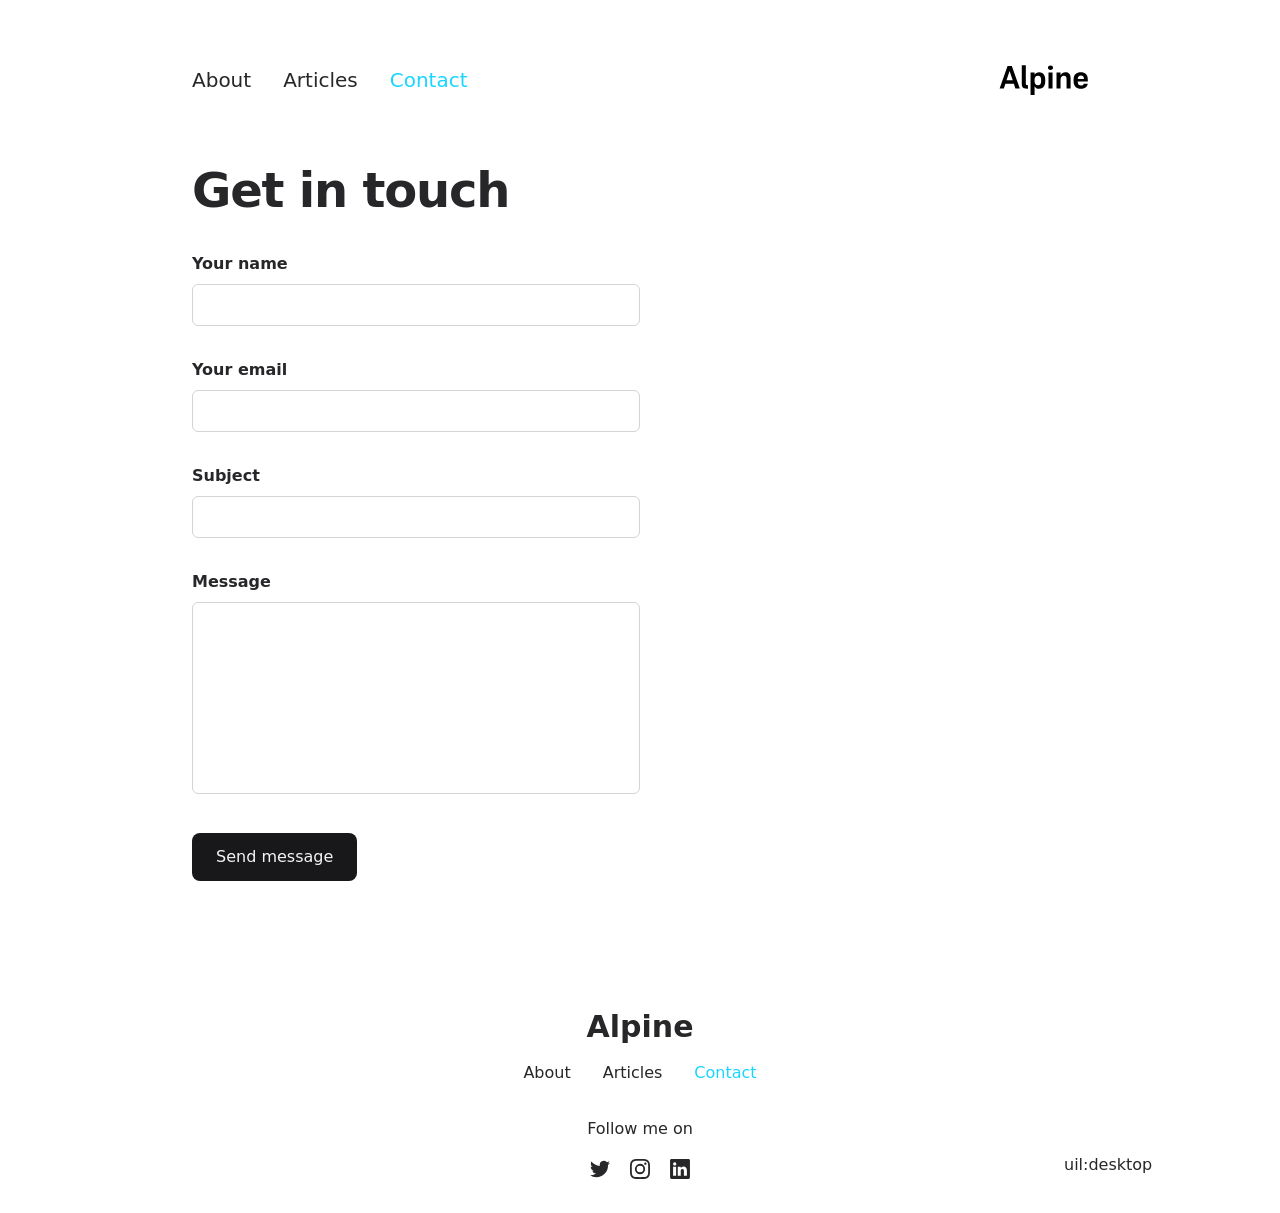
<file: contact/index.html>
<!DOCTYPE html><html  lang="en"><head><meta charset="utf-8">
<meta name="viewport" content="width=device-width, initial-scale=1">
<title>Contact</title>
<meta name="twitter:card" content="summary_large_image">
<meta name="description" content="The minimalist blog theme">
<meta property="og:description" content="The minimalist blog theme">
<meta property="og:image" content="/social-card-preview.png">
<meta property="og:image:width" content="400">
<meta property="og:image:height" content="300">
<meta property="og:image:alt" content="An image showcasing my project.">
<meta property="og:title" content="Contact">
<link rel="preload" as="fetch" crossorigin="anonymous" href="/contact/_payload.json">
<link rel="stylesheet" href="/_nuxt/entry.7Vrn0ubS.css">
<link rel="stylesheet" href="/_nuxt/DocumentDrivenNotFound.C8g71mmJ.css">
<link rel="stylesheet" href="/_nuxt/ProseH1.DJokW3XI.css">
<link rel="stylesheet" href="/_nuxt/ContactForm.C_y9ohoy.css">
<link rel="stylesheet" href="/_nuxt/Input.D06Z2E88.css">
<link rel="stylesheet" href="/_nuxt/Button.CyoRYjF_.css">
<link rel="modulepreload" as="script" crossorigin href="/_nuxt/BbwJIGPy.js">
<link rel="modulepreload" as="script" crossorigin href="/_nuxt/Bal-uBP8.js">
<link rel="modulepreload" as="script" crossorigin href="/_nuxt/32dcbOS1.js">
<link rel="modulepreload" as="script" crossorigin href="/_nuxt/Cqy5d7I3.js">
<link rel="modulepreload" as="script" crossorigin href="/_nuxt/Dsw7t3Ew.js">
<link rel="modulepreload" as="script" crossorigin href="/_nuxt/DGYFIL-i.js">
<link rel="modulepreload" as="script" crossorigin href="/_nuxt/Czk5hiTk.js">
<link rel="modulepreload" as="script" crossorigin href="/_nuxt/Cs7xZ1XJ.js">
<link rel="modulepreload" as="script" crossorigin href="/_nuxt/DEqWvkes.js">
<link rel="modulepreload" as="script" crossorigin href="/_nuxt/C_7oVzze.js">
<link rel="modulepreload" as="script" crossorigin href="/_nuxt/Cep7uwsX.js">
<link rel="modulepreload" as="script" crossorigin href="/_nuxt/DC6LN6WE.js">
<link rel="modulepreload" as="script" crossorigin href="/_nuxt/DLSQvGFL.js">
<link rel="prefetch" as="style" href="/_nuxt/article.C9sW0jLt.css">
<link rel="prefetch" as="style" href="/_nuxt/ProseA.YGWMwiFA.css">
<link rel="prefetch" as="script" crossorigin href="/_nuxt/cYhf_T6l.js">
<link rel="prefetch" as="script" crossorigin href="/_nuxt/D-94e3by.js">
<link rel="prefetch" as="script" crossorigin href="/_nuxt/BcWussCh.js">
<link rel="prefetch" as="script" crossorigin href="/_nuxt/DG7vpNmu.js">
<link rel="prefetch" as="script" crossorigin href="/_nuxt/CrLF2Im7.js">
<link rel="prefetch" as="style" href="/_nuxt/useStudio.DzA-IoZ4.css">
<link rel="prefetch" as="script" crossorigin href="/_nuxt/D1aOIyCP.js">
<link rel="prefetch" as="style" href="/_nuxt/error-404.D8uONj7L.css">
<link rel="prefetch" as="script" crossorigin href="/_nuxt/CySp-gjP.js">
<link rel="prefetch" as="style" href="/_nuxt/error-500.p7T9h8Pv.css">
<link rel="prefetch" as="script" crossorigin href="/_nuxt/C05odRAp.js">
<script type="module" src="/_nuxt/BbwJIGPy.js" crossorigin></script><style id="pinceau-runtime-hydratable">@media{.phy[--]{--puid:WeMCoC-v;}.pv-jC8s4L{max-width:var(--elements-container-maxWidth);padding-left:var(--elements-container-padding-mobile);padding-right:var(--elements-container-padding-mobile);}@media (min-width: 475px){.pv-jC8s4L{padding-left:var(--elements-container-padding-xs);padding-right:var(--elements-container-padding-xs);}}@media (min-width: 640px){.pv-jC8s4L{padding-left:var(--elements-container-padding-sm);padding-right:var(--elements-container-padding-sm);}}@media (min-width: 768px){.pv-jC8s4L{padding-left:var(--elements-container-padding-md);padding-right:var(--elements-container-padding-md);}}} </style><style id="pinceau-theme">@media { :root {--pinceau-mq: initial; --alpine-readableLine: 68ch;--alpine-backdrop-backgroundColor: #f4f4f5b3;--prose-code-inline-padding: 0.2rem 0.375rem 0.2rem 0.375rem;--prose-code-block-backdropFilter: contrast(1);--prose-code-block-border-style: solid;--prose-code-block-border-width: 1px;--prose-tbody-tr-borderBottom-style: dashed;--prose-tbody-tr-borderBottom-width: 1px;--prose-th-textAlign: inherit;--prose-thead-borderBottom-style: solid;--prose-thead-borderBottom-width: 1px;--prose-thead-border-style: solid;--prose-thead-border-width: 0px;--prose-table-textAlign: start;--prose-hr-width: 1px;--prose-hr-style: solid;--prose-li-listStylePosition: outside;--prose-ol-li-markerColor: currentColor;--prose-ol-paddingInlineStart: 21px;--prose-ol-listStyleType: decimal;--prose-ul-li-markerColor: currentColor;--prose-ul-paddingInlineStart: 21px;--prose-ul-listStyleType: disc;--prose-blockquote-border-style: solid;--prose-blockquote-border-width: 4px;--prose-blockquote-quotes: '201C' '201D' '2018' '2019';--prose-blockquote-paddingInlineStart: 24px;--prose-a-code-color-hover: currentColor;--prose-a-code-color-static: currentColor;--prose-a-hasCode-borderBottom: none;--prose-a-border-distance: 2px;--prose-a-border-color-hover: currentColor;--prose-a-border-color-static: currentColor;--prose-a-border-style-hover: solid;--prose-a-border-style-static: dashed;--prose-a-border-width: 1px;--prose-a-color-static: inherit;--prose-a-textDecoration: none;--prose-h6-margin: 3rem 0 2rem;--prose-h5-margin: 3rem 0 2rem;--prose-h4-margin: 3rem 0 2rem;--prose-h3-margin: 3rem 0 2rem;--prose-h2-margin: 3rem 0 2rem;--prose-h1-margin: 0 0 2rem;--prose-p-fontSize: 18px;--typography-lead-loose: 2;--typography-lead-relaxed: 1.625;--typography-lead-normal: 1.5;--typography-lead-snug: 1.375;--typography-lead-tight: 1.25;--typography-lead-none: 1;--typography-lead-10: 2.5rem;--typography-lead-9: 2.25rem;--typography-lead-8: 2rem;--typography-lead-7: 1.75rem;--typography-lead-6: 1.5rem;--typography-lead-5: 1.25rem;--typography-lead-4: 1rem;--typography-lead-3: .75rem;--typography-lead-2: .5rem;--typography-lead-1: .025rem;--typography-fontWeight-black: 900;--typography-fontWeight-extrabold: 800;--typography-fontWeight-bold: 700;--typography-fontWeight-semibold: 600;--typography-fontWeight-medium: 500;--typography-fontWeight-normal: 400;--typography-fontWeight-light: 300;--typography-fontWeight-extralight: 200;--typography-fontWeight-thin: 100;--typography-fontSize-9xl: 128px;--typography-fontSize-8xl: 96px;--typography-fontSize-7xl: 72px;--typography-fontSize-6xl: 60px;--typography-fontSize-5xl: 48px;--typography-fontSize-4xl: 36px;--typography-fontSize-3xl: 30px;--typography-fontSize-2xl: 24px;--typography-fontSize-xl: 20px;--typography-fontSize-lg: 18px;--typography-fontSize-base: 16px;--typography-fontSize-sm: 14px;--typography-fontSize-xs: 12px;--typography-letterSpacing-wide: 0.025em;--typography-letterSpacing-tight: -0.025em;--typography-verticalMargin-base: 24px;--typography-verticalMargin-sm: 16px;--elements-border-secondary-hover: [object Object];--elements-backdrop-background: #fffc;--elements-backdrop-filter: saturate(200%) blur(20px);--elements-container-maxWidth: 64rem;--lead-loose: 2;--lead-relaxed: 1.625;--lead-normal: 1.5;--lead-snug: 1.375;--lead-tight: 1.25;--lead-none: 1;--lead-10: 2.5rem;--lead-9: 2.25rem;--lead-8: 2rem;--lead-7: 1.75rem;--lead-6: 1.5rem;--lead-5: 1.25rem;--lead-4: 1rem;--lead-3: .75rem;--lead-2: .5rem;--lead-1: .025rem;--letterSpacing-widest: 0.1em;--letterSpacing-wider: 0.05em;--letterSpacing-wide: 0.025em;--letterSpacing-normal: 0em;--letterSpacing-tight: -0.025em;--letterSpacing-tighter: -0.05em;--fontSize-9xl: 8rem;--fontSize-8xl: 6rem;--fontSize-7xl: 4.5rem;--fontSize-6xl: 3.75rem;--fontSize-5xl: 3rem;--fontSize-4xl: 2.25rem;--fontSize-3xl: 1.875rem;--fontSize-2xl: 1.5rem;--fontSize-xl: 1.25rem;--fontSize-lg: 1.125rem;--fontSize-base: 1rem;--fontSize-sm: 0.875rem;--fontSize-xs: 0.75rem;--fontWeight-black: 900;--fontWeight-extrabold: 800;--fontWeight-bold: 700;--fontWeight-semibold: 600;--fontWeight-medium: 500;--fontWeight-normal: 400;--fontWeight-light: 300;--fontWeight-extralight: 200;--fontWeight-thin: 100;--font-mono: ui-monospace, SFMono-Regular, Menlo, Monaco, Consolas, Liberation Mono, Courier New, monospace;--font-serif: ui-serif, Georgia, Cambria, Times New Roman, Times, serif;--font-sans: ui-sans-serif, system-ui, -apple-system, BlinkMacSystemFont, Segoe UI, Roboto, Helvetica Neue, Arial, Noto Sans, sans-serif, Apple Color Emoji, Segoe UI Emoji, Segoe UI Symbol, Noto Color Emoji;--opacity-total: 1;--opacity-high: 0.8;--opacity-medium: 0.5;--opacity-soft: 0.3;--opacity-light: 0.15;--opacity-bright: 0.1;--opacity-noOpacity: 0;--borderWidth-lg: 3px;--borderWidth-md: 2px;--borderWidth-sm: 1px;--borderWidth-noBorder: 0;--space-rem-875: 0.875rem;--space-rem-625: 0.625rem;--space-rem-375: 0.375rem;--space-rem-125: 0.125rem;--space-px: 1px;--space-128: 32rem;--space-96: 24rem;--space-80: 20rem;--space-72: 18rem;--space-64: 16rem;--space-60: 15rem;--space-56: 14rem;--space-52: 13rem;--space-48: 12rem;--space-44: 11rem;--space-40: 10rem;--space-36: 9rem;--space-32: 8rem;--space-28: 7rem;--space-24: 6rem;--space-20: 5rem;--space-16: 4rem;--space-14: 3.5rem;--space-12: 3rem;--space-11: 2.75rem;--space-10: 2.5rem;--space-9: 2.25rem;--space-8: 2rem;--space-7: 1.75rem;--space-6: 1.5rem;--space-5: 1.25rem;--space-4: 1rem;--space-3: 0.75rem;--space-2: 0.5rem;--space-1: 0.25rem;--space-0: 0px;--size-full: 100%;--size-7xl: 80rem;--size-6xl: 72rem;--size-5xl: 64rem;--size-4xl: 56rem;--size-3xl: 48rem;--size-2xl: 42rem;--size-xl: 36rem;--size-lg: 32rem;--size-md: 28rem;--size-sm: 24rem;--size-xs: 20rem;--size-200: 200px;--size-104: 104px;--size-80: 80px;--size-64: 64px;--size-56: 56px;--size-48: 48px;--size-40: 40px;--size-32: 32px;--size-24: 24px;--size-20: 20px;--size-16: 16px;--size-12: 12px;--size-8: 8px;--size-6: 6px;--size-4: 4px;--size-2: 2px;--size-0: 0px;--radii-full: 9999px;--radii-3xl: 1.75rem;--radii-2xl: 1.5rem;--radii-xl: 1rem;--radii-lg: 0.75rem;--radii-md: 0.5rem;--radii-sm: 0.375rem;--radii-xs: 0.25rem;--radii-2xs: 0.125rem;--radii-none: 0px;--shadow-none: 0px 0px 0px 0px transparent;--shadow-lg: 0px 10px 15px -3px #000000, 0px 4px 6px -4px #000000;--shadow-md: 0px 4px 6px -1px #000000, 0px 2px 4px -2px #000000;--shadow-sm: 0px 1px 3px 0px #000000, 0px 1px 2px -1px #000000;--shadow-xs: 0px 1px 2px 0px #000000;--height-screen: 100vh;--width-screen: 100vw;--color-primary-900: #002e38;--color-primary-800: #005c70;--color-primary-700: #008aa9;--color-primary-600: #00b9e1;--color-primary-500: #1ad6ff;--color-primary-400: #40ddff;--color-primary-300: #66e4ff;--color-primary-200: #8deaff;--color-primary-100: #b3f1ff;--color-primary-50: #d9f8ff;--color-ruby-900: #380011;--color-ruby-800: #700021;--color-ruby-700: #a90032;--color-ruby-600: #e10043;--color-ruby-500: #ff1a5e;--color-ruby-400: #ff4079;--color-ruby-300: #ff6694;--color-ruby-200: #ff8dae;--color-ruby-100: #ffb3c9;--color-ruby-50: #ffd9e4;--color-pink-900: #380025;--color-pink-800: #70004b;--color-pink-700: #a90070;--color-pink-600: #e10095;--color-pink-500: #ff1ab2;--color-pink-400: #ff40bf;--color-pink-300: #ff66cc;--color-pink-200: #ff8dd8;--color-pink-100: #ffb3e5;--color-pink-50: #ffd9f2;--color-purple-900: #190038;--color-purple-800: #330070;--color-purple-700: #4c00a9;--color-purple-600: #6500e1;--color-purple-500: #811aff;--color-purple-400: #9640ff;--color-purple-300: #ab66ff;--color-purple-200: #c08dff;--color-purple-100: #d5b3ff;--color-purple-50: #ead9ff;--color-royalblue-900: #0b0531;--color-royalblue-800: #160a62;--color-royalblue-700: #211093;--color-royalblue-600: #2c15c4;--color-royalblue-500: #4127e8;--color-royalblue-400: #614bec;--color-royalblue-300: #806ff0;--color-royalblue-200: #a093f3;--color-royalblue-100: #c0b7f7;--color-royalblue-50: #dfdbfb;--color-indigoblue-900: #001238;--color-indigoblue-800: #002370;--color-indigoblue-700: #0035a9;--color-indigoblue-600: #0047e1;--color-indigoblue-500: #1a62ff;--color-indigoblue-400: #407cff;--color-indigoblue-300: #6696ff;--color-indigoblue-200: #8db0ff;--color-indigoblue-100: #b3cbff;--color-indigoblue-50: #d9e5ff;--color-blue-900: #002438;--color-blue-800: #004870;--color-blue-700: #006ca9;--color-blue-600: #0090e1;--color-blue-500: #1aadff;--color-blue-400: #40bbff;--color-blue-300: #66c8ff;--color-blue-200: #8dd6ff;--color-blue-100: #b3e4ff;--color-blue-50: #d9f1ff;--color-lightblue-900: #002e38;--color-lightblue-800: #005c70;--color-lightblue-700: #008aa9;--color-lightblue-600: #00b9e1;--color-lightblue-500: #1ad6ff;--color-lightblue-400: #40ddff;--color-lightblue-300: #66e4ff;--color-lightblue-200: #8deaff;--color-lightblue-100: #b3f1ff;--color-lightblue-50: #d9f8ff;--color-teal-900: #062a28;--color-teal-800: #0b544f;--color-teal-700: #117d77;--color-teal-600: #16a79e;--color-teal-500: #1cd1c6;--color-teal-400: #36e4da;--color-teal-300: #5fe9e1;--color-teal-200: #87efe9;--color-teal-100: #aff4f0;--color-teal-50: #d7faf8;--color-pear-900: #2a2b09;--color-pear-800: #545512;--color-pear-700: #7e801b;--color-pear-600: #a8aa24;--color-pear-500: #d0d32f;--color-pear-400: #d8da52;--color-pear-300: #e0e274;--color-pear-200: #e8e997;--color-pear-100: #eff0ba;--color-pear-50: #f7f8dc;--color-red-900: #380300;--color-red-800: #700700;--color-red-700: #a90a00;--color-red-600: #e10e00;--color-red-500: #ff281a;--color-red-400: #ff4c40;--color-red-300: #ff7066;--color-red-200: #ff948d;--color-red-100: #ffb7b3;--color-red-50: #ffdbd9;--color-orange-900: #381800;--color-orange-800: #702f00;--color-orange-700: #a94700;--color-orange-600: #e15e00;--color-orange-500: #ff7a1a;--color-orange-400: #ff9040;--color-orange-300: #ffa666;--color-orange-200: #ffbd8d;--color-orange-100: #ffd3b3;--color-orange-50: #ffe9d9;--color-yellow-900: #362b03;--color-yellow-800: #6d5605;--color-yellow-700: #a38108;--color-yellow-600: #daac0a;--color-yellow-500: #f5c828;--color-yellow-400: #f7d14c;--color-yellow-300: #f8da70;--color-yellow-200: #fae393;--color-yellow-100: #fcedb7;--color-yellow-50: #fdf6db;--color-green-900: #003f25;--color-green-800: #005e38;--color-green-700: #007e4a;--color-green-600: #009d5d;--color-green-500: #00bd6f;--color-green-400: #00dc82;--color-green-300: #30ffaa;--color-green-200: #83ffcc;--color-green-100: #acffdd;--color-green-50: #d6ffee;--color-gray-900: #18181B;--color-gray-800: #27272A;--color-gray-700: #3f3f46;--color-gray-600: #52525B;--color-gray-500: #71717A;--color-gray-400: #a1a1aa;--color-gray-300: #D4d4d8;--color-gray-200: #e4e4e7;--color-gray-100: #f4f4f5;--color-gray-50: #fafafa;--color-black: #0c0c0d;--color-white: #FFFFFF;--media-portrait: only screen and (orientation: portrait);--media-landscape: only screen and (orientation: landscape);--media-rm: (prefers-reduced-motion: reduce);--media-2xl: (min-width: 1536px);--media-xl: (min-width: 1280px);--media-lg: (min-width: 1024px);--media-md: (min-width: 768px);--media-sm: (min-width: 640px);--media-xs: (min-width: 475px);--alpine-body-color: var(--color-gray-800);--alpine-body-backgroundColor: var(--color-white);--prose-code-inline-fontWeight: var(--typography-fontWeight-normal);--prose-code-inline-fontSize: var(--typography-fontSize-sm);--prose-code-inline-borderRadius: var(--radii-xs);--prose-code-block-pre-padding: var(--typography-verticalMargin-sm);--prose-code-block-margin: var(--typography-verticalMargin-base) 0;--prose-code-block-fontSize: var(--typography-fontSize-sm);--prose-tbody-code-inline-fontSize: var(--typography-fontSize-sm);--prose-tbody-td-padding: var(--typography-verticalMargin-sm);--prose-th-fontWeight: var(--typography-fontWeight-semibold);--prose-th-padding: 0 var(--typography-verticalMargin-sm) var(--typography-verticalMargin-sm) var(--typography-verticalMargin-sm);--prose-table-lineHeight: var(--typography-lead-6);--prose-table-fontSize: var(--typography-fontSize-sm);--prose-table-margin: var(--typography-verticalMargin-base) 0;--prose-hr-margin: var(--typography-verticalMargin-base) 0;--prose-li-margin: var(--typography-verticalMargin-sm) 0;--prose-ol-margin: var(--typography-verticalMargin-base) 0;--prose-ul-margin: var(--typography-verticalMargin-base) 0;--prose-blockquote-margin: var(--typography-verticalMargin-base) 0;--prose-a-code-border-style: var(--prose-a-border-style-static);--prose-a-code-border-width: var(--prose-a-border-width);--prose-a-fontWeight: var(--typography-fontWeight-medium);--prose-img-margin: var(--typography-verticalMargin-base) 0;--prose-strong-fontWeight: var(--typography-fontWeight-semibold);--prose-h6-iconSize: var(--typography-fontSize-base);--prose-h6-fontWeight: var(--typography-fontWeight-semibold);--prose-h6-lineHeight: var(--typography-lead-normal);--prose-h6-fontSize: var(--typography-fontSize-lg);--prose-h5-iconSize: var(--typography-fontSize-lg);--prose-h5-fontWeight: var(--typography-fontWeight-semibold);--prose-h5-lineHeight: var(--typography-lead-snug);--prose-h5-fontSize: var(--typography-fontSize-xl);--prose-h4-iconSize: var(--typography-fontSize-lg);--prose-h4-letterSpacing: var(--typography-letterSpacing-tight);--prose-h4-fontWeight: var(--typography-fontWeight-semibold);--prose-h4-lineHeight: var(--typography-lead-snug);--prose-h4-fontSize: var(--typography-fontSize-2xl);--prose-h3-iconSize: var(--typography-fontSize-xl);--prose-h3-letterSpacing: var(--typography-letterSpacing-tight);--prose-h3-fontWeight: var(--typography-fontWeight-semibold);--prose-h3-lineHeight: var(--typography-lead-snug);--prose-h3-fontSize: var(--typography-fontSize-3xl);--prose-h2-iconSize: var(--typography-fontSize-2xl);--prose-h2-letterSpacing: var(--typography-letterSpacing-tight);--prose-h2-fontWeight: var(--typography-fontWeight-semibold);--prose-h2-lineHeight: var(--typography-lead-tight);--prose-h2-fontSize: var(--typography-fontSize-4xl);--prose-h1-iconSize: var(--typography-fontSize-3xl);--prose-h1-letterSpacing: var(--typography-letterSpacing-tight);--prose-h1-fontWeight: var(--typography-fontWeight-bold);--prose-h1-lineHeight: var(--typography-lead-tight);--prose-h1-fontSize: var(--typography-fontSize-5xl);--prose-p-br-margin: var(--typography-verticalMargin-base) 0 0 0;--prose-p-margin: var(--typography-verticalMargin-base) 0;--prose-p-lineHeight: var(--typography-lead-normal);--typography-color-primary-900: var(--color-primary-900);--typography-color-primary-800: var(--color-primary-800);--typography-color-primary-700: var(--color-primary-700);--typography-color-primary-600: var(--color-primary-600);--typography-color-primary-500: var(--color-primary-500);--typography-color-primary-400: var(--color-primary-400);--typography-color-primary-300: var(--color-primary-300);--typography-color-primary-200: var(--color-primary-200);--typography-color-primary-100: var(--color-primary-100);--typography-color-primary-50: var(--color-primary-50);--typography-font-code: var(--font-mono);--typography-font-body: var(--font-sans);--typography-font-display: var(--font-sans);--typography-body-backgroundColor: var(--color-white);--typography-body-color: var(--color-black);--elements-state-danger-borderColor-secondary: var(--color-red-200);--elements-state-danger-borderColor-primary: var(--color-red-100);--elements-state-danger-backgroundColor-secondary: var(--color-red-100);--elements-state-danger-backgroundColor-primary: var(--color-red-50);--elements-state-danger-color-secondary: var(--color-red-600);--elements-state-danger-color-primary: var(--color-red-500);--elements-state-warning-borderColor-secondary: var(--color-yellow-200);--elements-state-warning-borderColor-primary: var(--color-yellow-100);--elements-state-warning-backgroundColor-secondary: var(--color-yellow-100);--elements-state-warning-backgroundColor-primary: var(--color-yellow-50);--elements-state-warning-color-secondary: var(--color-yellow-700);--elements-state-warning-color-primary: var(--color-yellow-600);--elements-state-success-borderColor-secondary: var(--color-green-200);--elements-state-success-borderColor-primary: var(--color-green-100);--elements-state-success-backgroundColor-secondary: var(--color-green-100);--elements-state-success-backgroundColor-primary: var(--color-green-50);--elements-state-success-color-secondary: var(--color-green-600);--elements-state-success-color-primary: var(--color-green-500);--elements-state-info-borderColor-secondary: var(--color-blue-200);--elements-state-info-borderColor-primary: var(--color-blue-100);--elements-state-info-backgroundColor-secondary: var(--color-blue-100);--elements-state-info-backgroundColor-primary: var(--color-blue-50);--elements-state-info-color-secondary: var(--color-blue-600);--elements-state-info-color-primary: var(--color-blue-500);--elements-state-primary-borderColor-secondary: var(--color-primary-200);--elements-state-primary-borderColor-primary: var(--color-primary-100);--elements-state-primary-backgroundColor-secondary: var(--color-primary-100);--elements-state-primary-backgroundColor-primary: var(--color-primary-50);--elements-state-primary-color-secondary: var(--color-primary-700);--elements-state-primary-color-primary: var(--color-primary-600);--elements-surface-secondary-backgroundColor: var(--color-gray-200);--elements-surface-primary-backgroundColor: var(--color-gray-100);--elements-surface-background-base: var(--color-gray-100);--elements-border-secondary-static: var(--color-gray-200);--elements-border-primary-hover: var(--color-gray-200);--elements-border-primary-static: var(--color-gray-100);--elements-container-padding-md: var(--space-16);--elements-container-padding-sm: var(--space-12);--elements-container-padding-xs: var(--space-8);--elements-container-padding-mobile: var(--space-6);--elements-text-secondary-color-hover: var(--color-gray-700);--elements-text-secondary-color-static: var(--color-gray-500);--elements-text-primary-color-static: var(--color-gray-900);--text-6xl-lineHeight: var(--lead-none);--text-6xl-fontSize: var(--fontSize-6xl);--text-5xl-lineHeight: var(--lead-none);--text-5xl-fontSize: var(--fontSize-5xl);--text-4xl-lineHeight: var(--lead-10);--text-4xl-fontSize: var(--fontSize-4xl);--text-3xl-lineHeight: var(--lead-9);--text-3xl-fontSize: var(--fontSize-3xl);--text-2xl-lineHeight: var(--lead-8);--text-2xl-fontSize: var(--fontSize-2xl);--text-xl-lineHeight: var(--lead-7);--text-xl-fontSize: var(--fontSize-xl);--text-lg-lineHeight: var(--lead-7);--text-lg-fontSize: var(--fontSize-lg);--text-base-lineHeight: var(--lead-6);--text-base-fontSize: var(--fontSize-base);--text-sm-lineHeight: var(--lead-5);--text-sm-fontSize: var(--fontSize-sm);--text-xs-lineHeight: var(--lead-4);--text-xs-fontSize: var(--fontSize-xs);--shadow-2xl: 0px 25px 50px -12px var(--color-gray-900);--shadow-xl: 0px 20px 25px -5px var(--color-gray-400), 0px 8px 10px -6px #000000;--color-secondary-900: var(--color-gray-900);--color-secondary-800: var(--color-gray-800);--color-secondary-700: var(--color-gray-700);--color-secondary-600: var(--color-gray-600);--color-secondary-500: var(--color-gray-500);--color-secondary-400: var(--color-gray-400);--color-secondary-300: var(--color-gray-300);--color-secondary-200: var(--color-gray-200);--color-secondary-100: var(--color-gray-100);--color-secondary-50: var(--color-gray-50);--prose-a-code-background-hover: var(--typography-color-primary-50);--prose-a-code-border-color-hover: var(--typography-color-primary-500);--prose-a-color-hover: var(--typography-color-primary-500);--typography-color-secondary-900: var(--color-secondary-900);--typography-color-secondary-800: var(--color-secondary-800);--typography-color-secondary-700: var(--color-secondary-700);--typography-color-secondary-600: var(--color-secondary-600);--typography-color-secondary-500: var(--color-secondary-500);--typography-color-secondary-400: var(--color-secondary-400);--typography-color-secondary-300: var(--color-secondary-300);--typography-color-secondary-200: var(--color-secondary-200);--typography-color-secondary-100: var(--color-secondary-100);--typography-color-secondary-50: var(--color-secondary-50);--prose-code-inline-backgroundColor: var(--typography-color-secondary-100);--prose-code-inline-color: var(--typography-color-secondary-700);--prose-code-block-backgroundColor: var(--typography-color-secondary-100);--prose-code-block-color: var(--typography-color-secondary-700);--prose-code-block-border-color: var(--typography-color-secondary-200);--prose-tbody-tr-borderBottom-color: var(--typography-color-secondary-200);--prose-th-color: var(--typography-color-secondary-600);--prose-thead-borderBottom-color: var(--typography-color-secondary-200);--prose-thead-border-color: var(--typography-color-secondary-300);--prose-hr-color: var(--typography-color-secondary-200);--prose-blockquote-border-color: var(--typography-color-secondary-200);--prose-blockquote-color: var(--typography-color-secondary-500);--prose-a-code-border-color-static: var(--typography-color-secondary-400); } }@media { :root.dark {--pinceau-mq: dark; --alpine-backdrop-backgroundColor: #18181bb3;--prose-code-block-backdropFilter: contrast(1);--prose-ol-li-markerColor: currentColor;--prose-ul-li-markerColor: currentColor;--prose-a-code-color-hover: currentColor;--prose-a-code-color-static: currentColor;--prose-a-border-color-hover: currentColor;--prose-a-border-color-static: currentColor;--prose-a-color-static: inherit;--elements-backdrop-background: #0c0d0ccc;--alpine-body-color: var(--color-gray-200);--alpine-body-backgroundColor: var(--color-black);--typography-body-backgroundColor: var(--color-black);--typography-body-color: var(--color-white);--elements-state-danger-borderColor-secondary: var(--color-red-700);--elements-state-danger-borderColor-primary: var(--color-red-800);--elements-state-danger-backgroundColor-secondary: var(--color-red-800);--elements-state-danger-backgroundColor-primary: var(--color-red-900);--elements-state-danger-color-secondary: var(--color-red-200);--elements-state-danger-color-primary: var(--color-red-300);--elements-state-warning-borderColor-secondary: var(--color-yellow-700);--elements-state-warning-borderColor-primary: var(--color-yellow-800);--elements-state-warning-backgroundColor-secondary: var(--color-yellow-800);--elements-state-warning-backgroundColor-primary: var(--color-yellow-900);--elements-state-warning-color-secondary: var(--color-yellow-200);--elements-state-warning-color-primary: var(--color-yellow-400);--elements-state-success-borderColor-secondary: var(--color-green-700);--elements-state-success-borderColor-primary: var(--color-green-800);--elements-state-success-backgroundColor-secondary: var(--color-green-800);--elements-state-success-backgroundColor-primary: var(--color-green-900);--elements-state-success-color-secondary: var(--color-green-200);--elements-state-success-color-primary: var(--color-green-400);--elements-state-info-borderColor-secondary: var(--color-blue-700);--elements-state-info-borderColor-primary: var(--color-blue-800);--elements-state-info-backgroundColor-secondary: var(--color-blue-800);--elements-state-info-backgroundColor-primary: var(--color-blue-900);--elements-state-info-color-secondary: var(--color-blue-200);--elements-state-info-color-primary: var(--color-blue-400);--elements-state-primary-borderColor-secondary: var(--color-primary-700);--elements-state-primary-borderColor-primary: var(--color-primary-800);--elements-state-primary-backgroundColor-secondary: var(--color-primary-800);--elements-state-primary-backgroundColor-primary: var(--color-primary-900);--elements-state-primary-color-secondary: var(--color-primary-200);--elements-state-primary-color-primary: var(--color-primary-400);--elements-surface-secondary-backgroundColor: var(--color-gray-800);--elements-surface-primary-backgroundColor: var(--color-gray-900);--elements-surface-background-base: var(--color-gray-900);--elements-border-secondary-static: var(--color-gray-800);--elements-border-primary-hover: var(--color-gray-800);--elements-border-primary-static: var(--color-gray-900);--elements-text-secondary-color-hover: var(--color-gray-200);--elements-text-secondary-color-static: var(--color-gray-400);--elements-text-primary-color-static: var(--color-gray-50);--prose-a-code-background-hover: var(--typography-color-primary-900);--prose-a-code-border-color-hover: var(--typography-color-primary-600);--prose-a-color-hover: var(--typography-color-primary-400);--prose-code-inline-backgroundColor: var(--typography-color-secondary-800);--prose-code-inline-color: var(--typography-color-secondary-200);--prose-code-block-backgroundColor: var(--typography-color-secondary-900);--prose-code-block-color: var(--typography-color-secondary-200);--prose-code-block-border-color: var(--typography-color-secondary-800);--prose-tbody-tr-borderBottom-color: var(--typography-color-secondary-800);--prose-th-color: var(--typography-color-secondary-400);--prose-thead-borderBottom-color: var(--typography-color-secondary-800);--prose-thead-border-color: var(--typography-color-secondary-600);--prose-hr-color: var(--typography-color-secondary-800);--prose-blockquote-border-color: var(--typography-color-secondary-700);--prose-blockquote-color: var(--typography-color-secondary-400);--prose-a-code-border-color-static: var(--typography-color-secondary-600); } }</style><script>"use strict";(()=>{const a=window,e=document.documentElement,m=["dark","light"],c=window&&window.localStorage&&window.localStorage.getItem&&window.localStorage.getItem("nuxt-color-mode")||"system";let n=c==="system"?d():c;const l=e.getAttribute("data-color-mode-forced");l&&(n=l),i(n),a["__NUXT_COLOR_MODE__"]={preference:c,value:n,getColorScheme:d,addColorScheme:i,removeColorScheme:f};function i(o){const t=""+o+"",s="";e.classList?e.classList.add(t):e.className+=" "+t,s&&e.setAttribute("data-"+s,o)}function f(o){const t=""+o+"",s="";e.classList?e.classList.remove(t):e.className=e.className.replace(new RegExp(t,"g"),""),s&&e.removeAttribute("data-"+s)}function r(o){return a.matchMedia("(prefers-color-scheme"+o+")")}function d(){if(a.matchMedia&&r("").media!=="not all"){for(const o of m)if(r(":"+o).matches)return o}return"light"}})();
</script></head><body><div id="__nuxt"><div class="container pv-jC8s4L pc-WeMCoC app-layout" data-v-b7bf53a3 data-v-64547ddf><!--[--><div class="nuxt-progress" style="width:0%;height:3px;opacity:0;background-size:Infinity% auto;" data-v-b7bf53a3></div><header class="right" data-v-b7bf53a3 data-v-06827841><div class="menu" data-v-06827841><button aria-label="Navigation Menu" data-v-06827841><svg width="24" height="24" viewBox="0 0 68 68" fill="currentColor" xmlns="http://www.w3.org/2000/svg" data-v-06827841><path d="M8 34C8 32.1362 8 31.2044 8.30448 30.4693C8.71046 29.4892 9.48915 28.7105 10.4693 28.3045C11.2044 28 12.1362 28 14 28C15.8638 28 16.7956 28 17.5307 28.3045C18.5108 28.7105 19.2895 29.4892 19.6955 30.4693C20 31.2044 20 32.1362 20 34C20 35.8638 20 36.7956 19.6955 37.5307C19.2895 38.5108 18.5108 39.2895 17.5307 39.6955C16.7956 40 15.8638 40 14 40C12.1362 40 11.2044 40 10.4693 39.6955C9.48915 39.2895 8.71046 38.5108 8.30448 37.5307C8 36.7956 8 35.8638 8 34Z" data-v-06827841></path><path d="M28 34C28 32.1362 28 31.2044 28.3045 30.4693C28.7105 29.4892 29.4892 28.7105 30.4693 28.3045C31.2044 28 32.1362 28 34 28C35.8638 28 36.7956 28 37.5307 28.3045C38.5108 28.7105 39.2895 29.4892 39.6955 30.4693C40 31.2044 40 32.1362 40 34C40 35.8638 40 36.7956 39.6955 37.5307C39.2895 38.5108 38.5108 39.2895 37.5307 39.6955C36.7956 40 35.8638 40 34 40C32.1362 40 31.2044 40 30.4693 39.6955C29.4892 39.2895 28.7105 38.5108 28.3045 37.5307C28 36.7956 28 35.8638 28 34Z" data-v-06827841></path><path d="M48 34C48 32.1362 48 31.2044 48.3045 30.4693C48.7105 29.4892 49.4892 28.7105 50.4693 28.3045C51.2044 28 52.1362 28 54 28C55.8638 28 56.7956 28 57.5307 28.3045C58.5108 28.7105 59.2895 29.4892 59.6955 30.4693C60 31.2044 60 32.1362 60 34C60 35.8638 60 36.7956 59.6955 37.5307C59.2895 38.5108 58.5108 39.2895 57.5307 39.6955C56.7956 40 55.8638 40 54 40C52.1362 40 51.2044 40 50.4693 39.6955C49.4892 39.2895 48.7105 38.5108 48.3045 37.5307C48 36.7956 48 35.8638 48 34Z" data-v-06827841></path></svg></button></div><div class="overlay" data-v-06827841><nav data-v-06827841 data-v-4f0c583b><ul data-v-4f0c583b><!--[--><li data-v-4f0c583b><a href="/" class="" data-v-4f0c583b><span class="underline-fx" data-v-4f0c583b></span> About</a></li><li data-v-4f0c583b><a href="/articles" class="" data-v-4f0c583b><span class="underline-fx" data-v-4f0c583b></span> Articles</a></li><li data-v-4f0c583b><a aria-current="page" href="/contact" class="router-link-active router-link-exact-active" data-v-4f0c583b><span class="underline-fx" data-v-4f0c583b></span> Contact</a></li><!--]--></ul></nav></div><div class="logo" data-v-06827841><a href="/" class="" data-v-06827841><img src="/logo-dark.svg" class="dark-img" alt="alpine" width="89" height="31" data-v-06827841><img src="/logo.svg" class="light-img" alt="alpine" width="89" height="31" data-v-06827841></a></div><div class="main-nav" data-v-06827841><nav data-v-06827841 data-v-4f0c583b><ul data-v-4f0c583b><!--[--><li data-v-4f0c583b><a href="/" class="" data-v-4f0c583b><span class="underline-fx" data-v-4f0c583b></span> About</a></li><li data-v-4f0c583b><a href="/articles" class="" data-v-4f0c583b><span class="underline-fx" data-v-4f0c583b></span> Articles</a></li><li data-v-4f0c583b><a aria-current="page" href="/contact" class="router-link-active router-link-exact-active" data-v-4f0c583b><span class="underline-fx" data-v-4f0c583b></span> Contact</a></li><!--]--></ul></nav></div></header><!--[--><div class="document-driven-page"><main><!--[--><div><h1 id="get-in-touch" data-v-8df3e33b><a aria-current="page" href="/contact#get-in-touch" class="router-link-active router-link-exact-active" data-v-8df3e33b><!--[-->Get in touch<!--]--><!----></a></h1><form class="contact-form" method="POST" action data-v-74ead0de><div class="inputs" data-v-74ead0de><!--[--><div data-v-74ead0de data-v-6d8b81c4><label for="name" data-v-6d8b81c4>Your name</label><input id="name" name="name" value="" type="text" placeholder="" data-v-6d8b81c4></div><div data-v-74ead0de data-v-6d8b81c4><label for="email" data-v-6d8b81c4>Your email</label><input id="email" name="email" value="" type="email" placeholder="" data-v-6d8b81c4></div><div data-v-74ead0de data-v-6d8b81c4><label for="subject" data-v-6d8b81c4>Subject</label><input id="subject" name="subject" value="" type="text" placeholder="" data-v-6d8b81c4></div><div data-v-74ead0de data-v-6d8b81c4><label for="message" data-v-6d8b81c4>Message</label><textarea id="message" name="message" type="textarea" placeholder="" data-v-6d8b81c4></textarea></div><!--]--></div><div data-v-74ead0de><button type="submit" disabled data-v-74ead0de data-v-16b31f8b><!--[-->Send message<!--]--></button></div></form></div><!--]--></main></div><!--]--><footer class="center" data-v-b7bf53a3 data-v-75e7dcc6><a href="https://www.github.com/nuxt-themes/alpine" rel="noopener noreferrer" class="credits" data-v-75e7dcc6>Alpine</a><div class="navigation" data-v-75e7dcc6><nav data-v-75e7dcc6 data-v-4f0c583b><ul data-v-4f0c583b><!--[--><li data-v-4f0c583b><a href="/" class="" data-v-4f0c583b><span class="underline-fx" data-v-4f0c583b></span> About</a></li><li data-v-4f0c583b><a href="/articles" class="" data-v-4f0c583b><span class="underline-fx" data-v-4f0c583b></span> Articles</a></li><li data-v-4f0c583b><a aria-current="page" href="/contact" class="router-link-active router-link-exact-active" data-v-4f0c583b><span class="underline-fx" data-v-4f0c583b></span> Contact</a></li><!--]--></ul></nav></div><p class="message" data-v-75e7dcc6>Follow me on</p><div class="icons" data-v-75e7dcc6><div class="social" data-v-75e7dcc6><!--[--><a href="https://twitter.com/nuxtlabs" rel="noopener noreferrer" target="_blank" title="nuxtlabs" aria-label="nuxtlabs" data-v-5269168a><svg xmlns="http://www.w3.org/2000/svg" xmlns:xlink="http://www.w3.org/1999/xlink" aria-hidden="true" role="img" class="icon" data-v-5269168a style="" width="1em" height="1em" viewBox="0 0 24 24" data-v-bcfe47ef><path fill="currentColor" d="M22 5.8a8.49 8.49 0 0 1-2.36.64a4.13 4.13 0 0 0 1.81-2.27a8.21 8.21 0 0 1-2.61 1a4.1 4.1 0 0 0-7 3.74a11.64 11.64 0 0 1-8.45-4.29a4.16 4.16 0 0 0-.55 2.07a4.09 4.09 0 0 0 1.82 3.41a4.05 4.05 0 0 1-1.86-.51v.05a4.1 4.1 0 0 0 3.3 4a3.93 3.93 0 0 1-1.1.17a4.9 4.9 0 0 1-.77-.07a4.11 4.11 0 0 0 3.83 2.84A8.22 8.22 0 0 1 3 18.34a7.93 7.93 0 0 1-1-.06a11.57 11.57 0 0 0 6.29 1.85A11.59 11.59 0 0 0 20 8.45v-.53a8.43 8.43 0 0 0 2-2.12"/></svg></a><a href="https://instagram.com/atinuxt" rel="noopener noreferrer" target="_blank" title="atinuxt" aria-label="atinuxt" data-v-5269168a><svg xmlns="http://www.w3.org/2000/svg" xmlns:xlink="http://www.w3.org/1999/xlink" aria-hidden="true" role="img" class="icon" data-v-5269168a style="" width="1em" height="1em" viewBox="0 0 24 24" data-v-bcfe47ef><path fill="currentColor" d="M17.34 5.46a1.2 1.2 0 1 0 1.2 1.2a1.2 1.2 0 0 0-1.2-1.2m4.6 2.42a7.59 7.59 0 0 0-.46-2.43a4.94 4.94 0 0 0-1.16-1.77a4.7 4.7 0 0 0-1.77-1.15a7.3 7.3 0 0 0-2.43-.47C15.06 2 14.72 2 12 2s-3.06 0-4.12.06a7.3 7.3 0 0 0-2.43.47a4.78 4.78 0 0 0-1.77 1.15a4.7 4.7 0 0 0-1.15 1.77a7.3 7.3 0 0 0-.47 2.43C2 8.94 2 9.28 2 12s0 3.06.06 4.12a7.3 7.3 0 0 0 .47 2.43a4.7 4.7 0 0 0 1.15 1.77a4.78 4.78 0 0 0 1.77 1.15a7.3 7.3 0 0 0 2.43.47C8.94 22 9.28 22 12 22s3.06 0 4.12-.06a7.3 7.3 0 0 0 2.43-.47a4.7 4.7 0 0 0 1.77-1.15a4.85 4.85 0 0 0 1.16-1.77a7.59 7.59 0 0 0 .46-2.43c0-1.06.06-1.4.06-4.12s0-3.06-.06-4.12M20.14 16a5.61 5.61 0 0 1-.34 1.86a3.06 3.06 0 0 1-.75 1.15a3.19 3.19 0 0 1-1.15.75a5.61 5.61 0 0 1-1.86.34c-1 .05-1.37.06-4 .06s-3 0-4-.06a5.73 5.73 0 0 1-1.94-.3a3.27 3.27 0 0 1-1.1-.75a3 3 0 0 1-.74-1.15a5.54 5.54 0 0 1-.4-1.9c0-1-.06-1.37-.06-4s0-3 .06-4a5.54 5.54 0 0 1 .35-1.9A3 3 0 0 1 5 5a3.14 3.14 0 0 1 1.1-.8A5.73 5.73 0 0 1 8 3.86c1 0 1.37-.06 4-.06s3 0 4 .06a5.61 5.61 0 0 1 1.86.34a3.06 3.06 0 0 1 1.19.8a3.06 3.06 0 0 1 .75 1.1a5.61 5.61 0 0 1 .34 1.9c.05 1 .06 1.37.06 4s-.01 3-.06 4M12 6.87A5.13 5.13 0 1 0 17.14 12A5.12 5.12 0 0 0 12 6.87m0 8.46A3.33 3.33 0 1 1 15.33 12A3.33 3.33 0 0 1 12 15.33"/></svg></a><a href="https://www.linkedin.com/company/nuxtlabs" rel="noopener noreferrer" target="_blank" title="LinkedIn" aria-label="LinkedIn" data-v-5269168a><svg xmlns="http://www.w3.org/2000/svg" xmlns:xlink="http://www.w3.org/1999/xlink" aria-hidden="true" role="img" class="icon" data-v-5269168a style="" width="1em" height="1em" viewBox="0 0 24 24" data-v-bcfe47ef><path fill="currentColor" d="M20.47 2H3.53a1.45 1.45 0 0 0-1.47 1.43v17.14A1.45 1.45 0 0 0 3.53 22h16.94a1.45 1.45 0 0 0 1.47-1.43V3.43A1.45 1.45 0 0 0 20.47 2M8.09 18.74h-3v-9h3ZM6.59 8.48a1.56 1.56 0 1 1 0-3.12a1.57 1.57 0 1 1 0 3.12m12.32 10.26h-3v-4.83c0-1.21-.43-2-1.52-2A1.65 1.65 0 0 0 12.85 13a2 2 0 0 0-.1.73v5h-3v-9h3V11a3 3 0 0 1 2.71-1.5c2 0 3.45 1.29 3.45 4.06Z"/></svg></a><!--]--></div><div class="color-mode-switch" data-v-75e7dcc6><button aria-label="Color Mode" data-v-75e7dcc6 data-v-11d42263><span data-v-11d42263></span></button></div></div></footer><!--]--></div></div><div id="teleports"></div><script type="application/json" id="__NUXT_DATA__" data-ssr="true" data-src="/contact/_payload.json">[{"state":1,"once":92,"_errors":94,"serverRendered":65,"path":7,"prerenderedAt":96},["Reactive",2],{"$sdd-pages":3,"$sdd-surrounds":37,"$sdd-globals":61,"$scolor-mode":63,"$sdd-navigation":66,"$sicons":83},["ShallowRef",4],["ShallowReactive",5],{"/contact":6},{"_path":7,"_dir":8,"_draft":9,"_partial":9,"_locale":8,"title":10,"description":8,"layout":11,"body":12,"_type":32,"_id":33,"_source":34,"_file":35,"_extension":36},"/contact","",false,"Contact","default",{"type":13,"children":14,"toc":29},"root",[15,24],{"type":16,"tag":17,"props":18,"children":20},"element","h1",{"id":19},"get-in-touch",[21],{"type":22,"value":23},"text","Get in touch",{"type":16,"tag":25,"props":26,"children":28},"contact-form",{":fields":27},"[{\"type\":\"text\",\"name\":\"name\",\"label\":\"Your name\",\"required\":true},{\"type\":\"email\",\"name\":\"email\",\"label\":\"Your email\",\"required\":true},{\"type\":\"text\",\"name\":\"subject\",\"label\":\"Subject\",\"required\":false},{\"type\":\"textarea\",\"name\":\"message\",\"label\":\"Message\",\"required\":true}]",[],{"title":8,"searchDepth":30,"depth":30,"links":31},2,[],"markdown","content:3.contact.md","content","3.contact.md","md",["ShallowRef",38],["ShallowReactive",39],{"/contact":40},[41,47],{"_path":42,"_dir":8,"_draft":9,"_partial":9,"_locale":8,"title":43,"description":8,"layout":44,"_type":32,"_id":45,"_source":34,"_file":46,"_extension":36},"/articles","Articles","page","content:2.articles.md","2.articles.md",{"_path":48,"_dir":49,"_draft":9,"_partial":9,"_locale":8,"title":50,"description":51,"cover":52,"author":53,"date":57,"layout":58,"_type":32,"_id":59,"_source":34,"_file":60,"_extension":36},"/articles/get-started","articles","Get started with Alpine","Creating a blog with Alpine is a command away, as well as deploying to many platforms.","/articles/get-started.webp",{"name":54,"avatarUrl":55,"link":56},"Sébastien Chopin","https://pbs.twimg.com/profile_images/1042510623962275840/1Iw_Mvud_400x400.jpg","https://twitter.com/atinux","2022-08-23T00:00:00.000Z","article","content:articles:1.get-started.md","articles/1.get-started.md",["ShallowRef",62],{},{"preference":64,"value":64,"unknown":65,"forced":9},"system",true,[67,70,82],{"title":68,"_path":69,"layout":11},"About","/",{"title":43,"_path":42,"children":71,"layout":44},[72,73,76,79],{"title":50,"_path":48,"layout":58},{"title":74,"_path":75,"layout":58},"Configure Alpine","/articles/configure",{"title":77,"_path":78,"layout":58},"Write Articles","/articles/write-articles",{"title":80,"_path":81,"layout":58},"Customize Alpine","/articles/design-tokens",{"title":10,"_path":7,"layout":11},{"uil:twitter":84,"uil:instagram":88,"uil:linkedin":90},{"left":85,"top":85,"width":86,"height":86,"rotate":85,"vFlip":9,"hFlip":9,"body":87},0,24,"\u003Cpath fill=\"currentColor\" d=\"M22 5.8a8.49 8.49 0 0 1-2.36.64a4.13 4.13 0 0 0 1.81-2.27a8.21 8.21 0 0 1-2.61 1a4.1 4.1 0 0 0-7 3.74a11.64 11.64 0 0 1-8.45-4.29a4.16 4.16 0 0 0-.55 2.07a4.09 4.09 0 0 0 1.82 3.41a4.05 4.05 0 0 1-1.86-.51v.05a4.1 4.1 0 0 0 3.3 4a3.93 3.93 0 0 1-1.1.17a4.9 4.9 0 0 1-.77-.07a4.11 4.11 0 0 0 3.83 2.84A8.22 8.22 0 0 1 3 18.34a7.93 7.93 0 0 1-1-.06a11.57 11.57 0 0 0 6.29 1.85A11.59 11.59 0 0 0 20 8.45v-.53a8.43 8.43 0 0 0 2-2.12\"/>",{"left":85,"top":85,"width":86,"height":86,"rotate":85,"vFlip":9,"hFlip":9,"body":89},"\u003Cpath fill=\"currentColor\" d=\"M17.34 5.46a1.2 1.2 0 1 0 1.2 1.2a1.2 1.2 0 0 0-1.2-1.2m4.6 2.42a7.59 7.59 0 0 0-.46-2.43a4.94 4.94 0 0 0-1.16-1.77a4.7 4.7 0 0 0-1.77-1.15a7.3 7.3 0 0 0-2.43-.47C15.06 2 14.72 2 12 2s-3.06 0-4.12.06a7.3 7.3 0 0 0-2.43.47a4.78 4.78 0 0 0-1.77 1.15a4.7 4.7 0 0 0-1.15 1.77a7.3 7.3 0 0 0-.47 2.43C2 8.94 2 9.28 2 12s0 3.06.06 4.12a7.3 7.3 0 0 0 .47 2.43a4.7 4.7 0 0 0 1.15 1.77a4.78 4.78 0 0 0 1.77 1.15a7.3 7.3 0 0 0 2.43.47C8.94 22 9.28 22 12 22s3.06 0 4.12-.06a7.3 7.3 0 0 0 2.43-.47a4.7 4.7 0 0 0 1.77-1.15a4.85 4.85 0 0 0 1.16-1.77a7.59 7.59 0 0 0 .46-2.43c0-1.06.06-1.4.06-4.12s0-3.06-.06-4.12M20.14 16a5.61 5.61 0 0 1-.34 1.86a3.06 3.06 0 0 1-.75 1.15a3.19 3.19 0 0 1-1.15.75a5.61 5.61 0 0 1-1.86.34c-1 .05-1.37.06-4 .06s-3 0-4-.06a5.73 5.73 0 0 1-1.94-.3a3.27 3.27 0 0 1-1.1-.75a3 3 0 0 1-.74-1.15a5.54 5.54 0 0 1-.4-1.9c0-1-.06-1.37-.06-4s0-3 .06-4a5.54 5.54 0 0 1 .35-1.9A3 3 0 0 1 5 5a3.14 3.14 0 0 1 1.1-.8A5.73 5.73 0 0 1 8 3.86c1 0 1.37-.06 4-.06s3 0 4 .06a5.61 5.61 0 0 1 1.86.34a3.06 3.06 0 0 1 1.19.8a3.06 3.06 0 0 1 .75 1.1a5.61 5.61 0 0 1 .34 1.9c.05 1 .06 1.37.06 4s-.01 3-.06 4M12 6.87A5.13 5.13 0 1 0 17.14 12A5.12 5.12 0 0 0 12 6.87m0 8.46A3.33 3.33 0 1 1 15.33 12A3.33 3.33 0 0 1 12 15.33\"/>",{"left":85,"top":85,"width":86,"height":86,"rotate":85,"vFlip":9,"hFlip":9,"body":91},"\u003Cpath fill=\"currentColor\" d=\"M20.47 2H3.53a1.45 1.45 0 0 0-1.47 1.43v17.14A1.45 1.45 0 0 0 3.53 22h16.94a1.45 1.45 0 0 0 1.47-1.43V3.43A1.45 1.45 0 0 0 20.47 2M8.09 18.74h-3v-9h3ZM6.59 8.48a1.56 1.56 0 1 1 0-3.12a1.57 1.57 0 1 1 0 3.12m12.32 10.26h-3v-4.83c0-1.21-.43-2-1.52-2A1.65 1.65 0 0 0 12.85 13a2 2 0 0 0-.1.73v5h-3v-9h3V11a3 3 0 0 1 2.71-1.5c2 0 3.45 1.29 3.45 4.06Z\"/>",["Reactive",93],["Set"],["Reactive",95],{},1710817916650]</script>
<script>window.__NUXT__={};window.__NUXT__.config={public:{FORMSPREE_URL:"",plausible:{hashMode:false,trackLocalhost:false,domain:"",apiHost:"https://plausible.io",autoPageviews:true,autoOutboundTracking:false},studio:{apiURL:"https://api.nuxt.studio",iframeMessagingAllowedOrigins:""},mdc:{components:{prose:true,map:{p:"prose-p",a:"prose-a",blockquote:"prose-blockquote","code-inline":"prose-code-inline",code:"ProseCodeInline",em:"prose-em",h1:"prose-h1",h2:"prose-h2",h3:"prose-h3",h4:"prose-h4",h5:"prose-h5",h6:"prose-h6",hr:"prose-hr",img:"prose-img",ul:"prose-ul",ol:"prose-ol",li:"prose-li",strong:"prose-strong",table:"prose-table",thead:"prose-thead",tbody:"prose-tbody",td:"prose-td",th:"prose-th",tr:"prose-tr"}},headings:{anchorLinks:{h1:false,h2:true,h3:true,h4:true,h5:false,h6:false}}},content:{locales:[],defaultLocale:"",integrity:1710817887360,experimental:{stripQueryParameters:false,advanceQuery:false,clientDB:false},respectPathCase:false,api:{baseURL:"/api/_content"},navigation:{fields:["navTitle","layout"]},tags:{p:"prose-p",a:"prose-a",blockquote:"prose-blockquote","code-inline":"prose-code-inline",code:"ProseCodeInline",em:"prose-em",h1:"prose-h1",h2:"prose-h2",h3:"prose-h3",h4:"prose-h4",h5:"prose-h5",h6:"prose-h6",hr:"prose-hr",img:"prose-img",ul:"prose-ul",ol:"prose-ol",li:"prose-li",strong:"prose-strong",table:"prose-table",thead:"prose-thead",tbody:"prose-tbody",td:"prose-td",th:"prose-th",tr:"prose-tr"},highlight:{theme:{default:"github-light",dark:"github-dark"},preload:["json","js","ts","html","css","vue","diff","shell","markdown","yaml","bash","ini","c","cpp"],highlighter:"shiki",langs:["js","jsx","json","ts","tsx","vue","css","html","vue","bash","md","mdc","yaml","json","js","ts","html","css","vue","diff","shell","markdown","yaml","bash","ini","c","cpp"]},wsUrl:"",documentDriven:{page:true,navigation:true,surround:true,globals:{},layoutFallbacks:["theme"],injectPage:true},host:"",trailingSlash:false,search:"",contentHead:true,anchorLinks:{depth:4,exclude:[1]}}},app:{baseURL:"/",buildAssetsDir:"/_nuxt/",cdnURL:""}}</script></body></html>
</file>
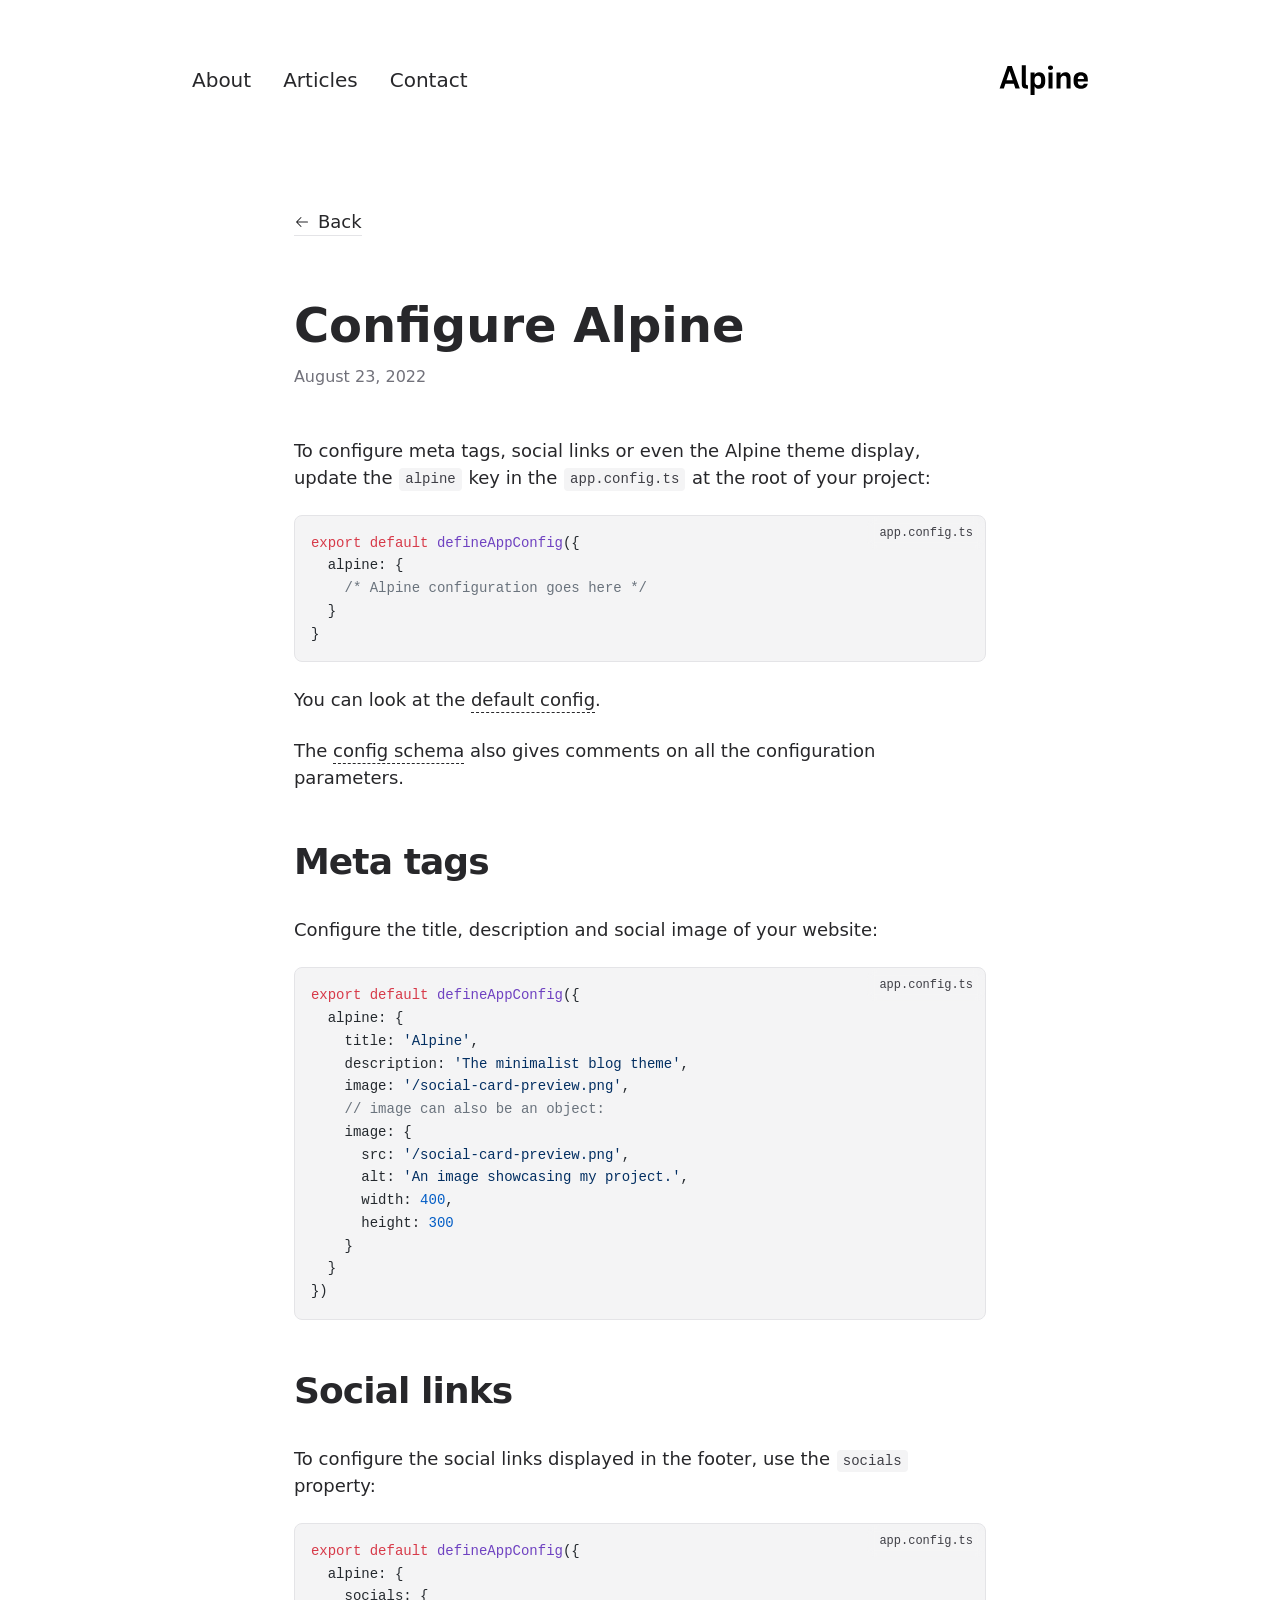
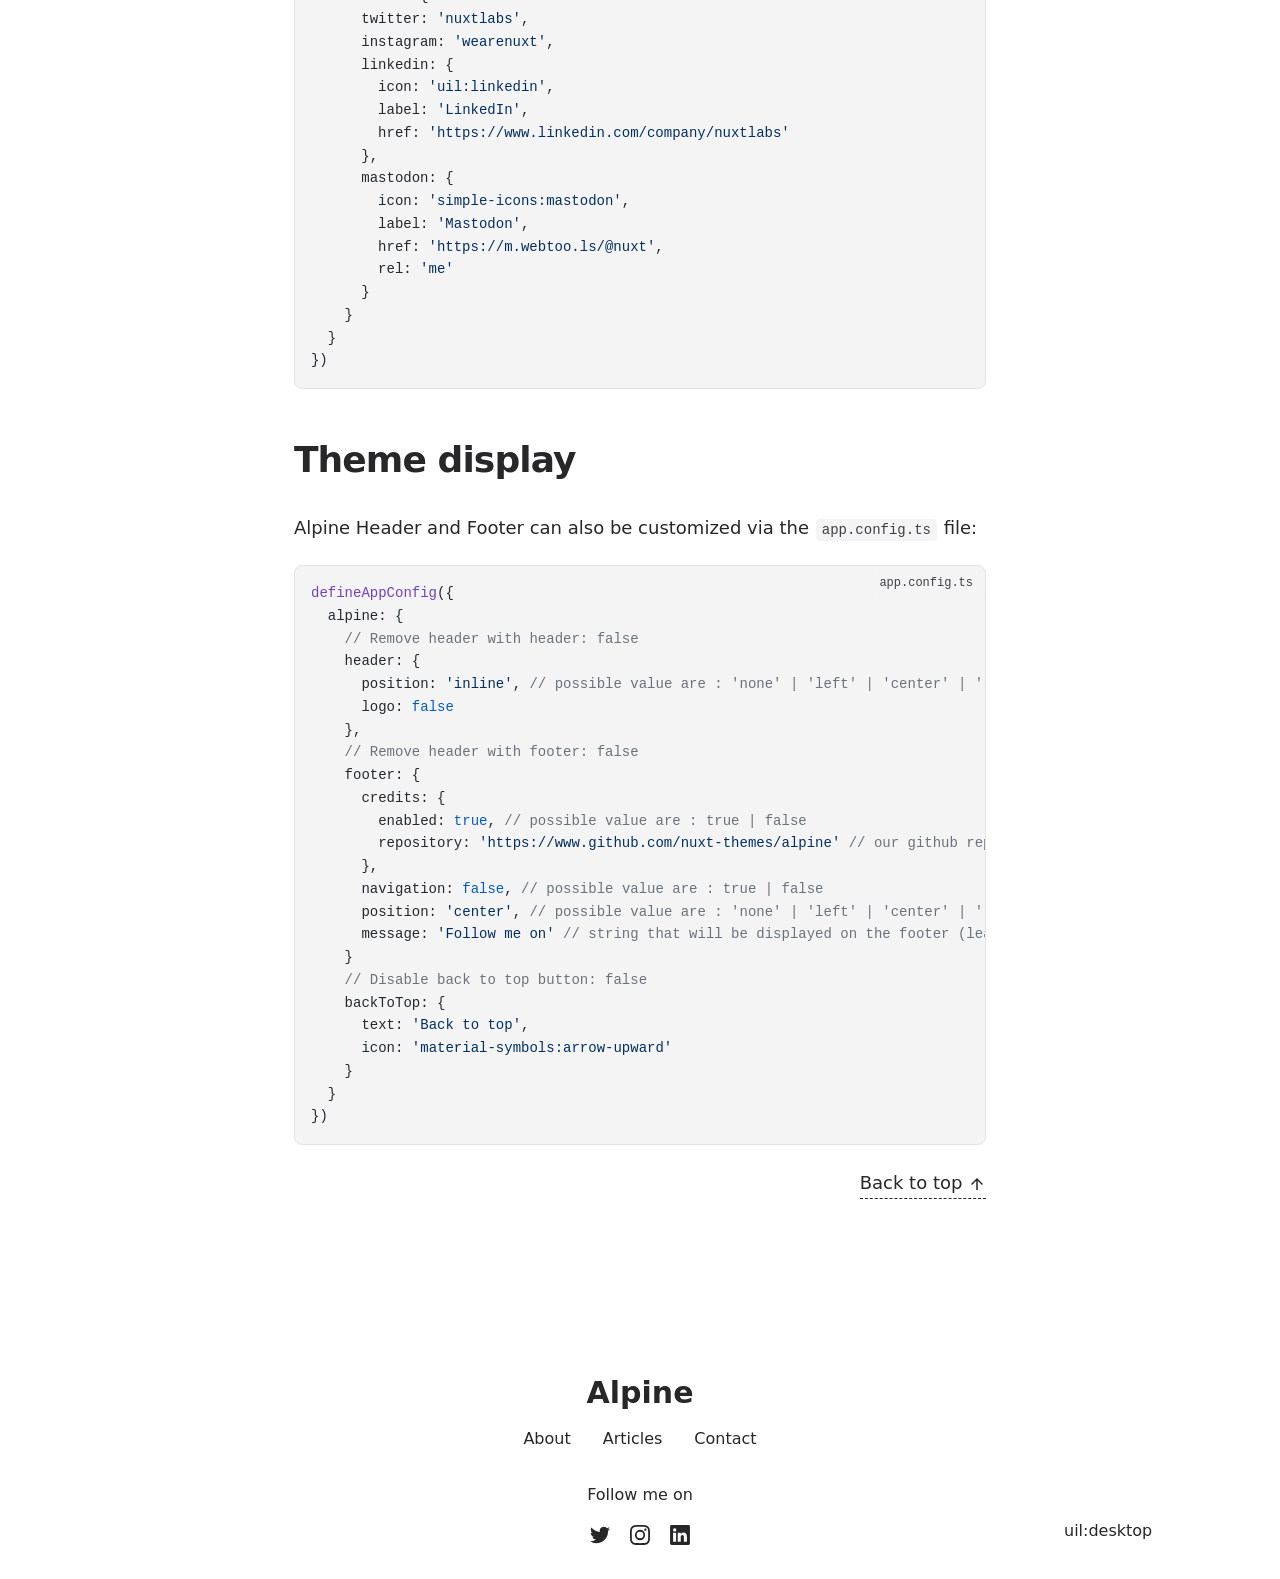
<file: articles/configure/index.html>
<!DOCTYPE html><html  lang="en"><head><meta charset="utf-8">
<meta name="viewport" content="width=device-width, initial-scale=1">
<title>Configure Alpine</title>
<meta name="twitter:card" content="summary_large_image">
<meta property="og:image:width" content="400">
<meta property="og:image:height" content="300">
<meta property="og:image:alt" content="An image showcasing my project.">
<meta property="og:title" content="Configure Alpine">
<meta name="description" content="Learn how to configure Alpine with the app.config.ts file.">
<meta property="og:description" content="Learn how to configure Alpine with the app.config.ts file.">
<meta property="og:image" content="/articles/configure-alpine.webp">
<link rel="preload" as="fetch" crossorigin="anonymous" href="/articles/configure/_payload.json">
<link rel="stylesheet" href="/_nuxt/entry.7Vrn0ubS.css">
<link rel="stylesheet" href="/_nuxt/DocumentDrivenNotFound.C8g71mmJ.css">
<link rel="stylesheet" href="/_nuxt/article.C9sW0jLt.css">
<link rel="stylesheet" href="/_nuxt/ProseA.YGWMwiFA.css">
<link rel="stylesheet" href="/_nuxt/ProseH1.DJokW3XI.css">
<link rel="stylesheet" href="/_nuxt/ProseP.g0acQw7p.css">
<link rel="stylesheet" href="/_nuxt/ProseCodeInline.D9aUD1TH.css">
<link rel="stylesheet" href="/_nuxt/ProsePre.CchFRBtv.css">
<link rel="stylesheet" href="/_nuxt/ProseCode.BD9wmH_O.css">
<link rel="stylesheet" href="/_nuxt/ProseH2.A4FE2MZA.css">
<link rel="modulepreload" as="script" crossorigin href="/_nuxt/BbwJIGPy.js">
<link rel="modulepreload" as="script" crossorigin href="/_nuxt/Bal-uBP8.js">
<link rel="modulepreload" as="script" crossorigin href="/_nuxt/32dcbOS1.js">
<link rel="modulepreload" as="script" crossorigin href="/_nuxt/Cqy5d7I3.js">
<link rel="modulepreload" as="script" crossorigin href="/_nuxt/Dsw7t3Ew.js">
<link rel="modulepreload" as="script" crossorigin href="/_nuxt/DGYFIL-i.js">
<link rel="modulepreload" as="script" crossorigin href="/_nuxt/Czk5hiTk.js">
<link rel="modulepreload" as="script" crossorigin href="/_nuxt/cYhf_T6l.js">
<link rel="modulepreload" as="script" crossorigin href="/_nuxt/D-94e3by.js">
<link rel="modulepreload" as="script" crossorigin href="/_nuxt/BcWussCh.js">
<link rel="modulepreload" as="script" crossorigin href="/_nuxt/DEqWvkes.js">
<link rel="modulepreload" as="script" crossorigin href="/_nuxt/C_7oVzze.js">
<link rel="modulepreload" as="script" crossorigin href="/_nuxt/IwORfomF.js">
<link rel="modulepreload" as="script" crossorigin href="/_nuxt/DbjG4fe1.js">
<link rel="modulepreload" as="script" crossorigin href="/_nuxt/C1nM9O6n.js">
<link rel="modulepreload" as="script" crossorigin href="/_nuxt/Hh7KWTP9.js">
<link rel="modulepreload" as="script" crossorigin href="/_nuxt/CDAQZmVI.js">
<link rel="prefetch" as="script" crossorigin href="/_nuxt/Cs7xZ1XJ.js">
<link rel="prefetch" as="script" crossorigin href="/_nuxt/DG7vpNmu.js">
<link rel="prefetch" as="script" crossorigin href="/_nuxt/CrLF2Im7.js">
<link rel="prefetch" as="style" href="/_nuxt/useStudio.DzA-IoZ4.css">
<link rel="prefetch" as="script" crossorigin href="/_nuxt/D1aOIyCP.js">
<link rel="prefetch" as="style" href="/_nuxt/error-404.D8uONj7L.css">
<link rel="prefetch" as="script" crossorigin href="/_nuxt/CySp-gjP.js">
<link rel="prefetch" as="style" href="/_nuxt/error-500.p7T9h8Pv.css">
<link rel="prefetch" as="script" crossorigin href="/_nuxt/C05odRAp.js">
<script type="module" src="/_nuxt/BbwJIGPy.js" crossorigin></script><style id="pinceau-runtime-hydratable">@media{.phy[--]{--puid:sgsy-J-v;}.pv-m8dWle{max-width:var(--elements-container-maxWidth);padding-left:var(--elements-container-padding-mobile);padding-right:var(--elements-container-padding-mobile);}@media (min-width: 475px){.pv-m8dWle{padding-left:var(--elements-container-padding-xs);padding-right:var(--elements-container-padding-xs);}}@media (min-width: 640px){.pv-m8dWle{padding-left:var(--elements-container-padding-sm);padding-right:var(--elements-container-padding-sm);}}@media (min-width: 768px){.pv-m8dWle{padding-left:var(--elements-container-padding-md);padding-right:var(--elements-container-padding-md);}}} </style><style id="pinceau-theme">@media { :root {--pinceau-mq: initial; --alpine-readableLine: 68ch;--alpine-backdrop-backgroundColor: #f4f4f5b3;--prose-code-inline-padding: 0.2rem 0.375rem 0.2rem 0.375rem;--prose-code-block-backdropFilter: contrast(1);--prose-code-block-border-style: solid;--prose-code-block-border-width: 1px;--prose-tbody-tr-borderBottom-style: dashed;--prose-tbody-tr-borderBottom-width: 1px;--prose-th-textAlign: inherit;--prose-thead-borderBottom-style: solid;--prose-thead-borderBottom-width: 1px;--prose-thead-border-style: solid;--prose-thead-border-width: 0px;--prose-table-textAlign: start;--prose-hr-width: 1px;--prose-hr-style: solid;--prose-li-listStylePosition: outside;--prose-ol-li-markerColor: currentColor;--prose-ol-paddingInlineStart: 21px;--prose-ol-listStyleType: decimal;--prose-ul-li-markerColor: currentColor;--prose-ul-paddingInlineStart: 21px;--prose-ul-listStyleType: disc;--prose-blockquote-border-style: solid;--prose-blockquote-border-width: 4px;--prose-blockquote-quotes: '201C' '201D' '2018' '2019';--prose-blockquote-paddingInlineStart: 24px;--prose-a-code-color-hover: currentColor;--prose-a-code-color-static: currentColor;--prose-a-hasCode-borderBottom: none;--prose-a-border-distance: 2px;--prose-a-border-color-hover: currentColor;--prose-a-border-color-static: currentColor;--prose-a-border-style-hover: solid;--prose-a-border-style-static: dashed;--prose-a-border-width: 1px;--prose-a-color-static: inherit;--prose-a-textDecoration: none;--prose-h6-margin: 3rem 0 2rem;--prose-h5-margin: 3rem 0 2rem;--prose-h4-margin: 3rem 0 2rem;--prose-h3-margin: 3rem 0 2rem;--prose-h2-margin: 3rem 0 2rem;--prose-h1-margin: 0 0 2rem;--prose-p-fontSize: 18px;--typography-lead-loose: 2;--typography-lead-relaxed: 1.625;--typography-lead-normal: 1.5;--typography-lead-snug: 1.375;--typography-lead-tight: 1.25;--typography-lead-none: 1;--typography-lead-10: 2.5rem;--typography-lead-9: 2.25rem;--typography-lead-8: 2rem;--typography-lead-7: 1.75rem;--typography-lead-6: 1.5rem;--typography-lead-5: 1.25rem;--typography-lead-4: 1rem;--typography-lead-3: .75rem;--typography-lead-2: .5rem;--typography-lead-1: .025rem;--typography-fontWeight-black: 900;--typography-fontWeight-extrabold: 800;--typography-fontWeight-bold: 700;--typography-fontWeight-semibold: 600;--typography-fontWeight-medium: 500;--typography-fontWeight-normal: 400;--typography-fontWeight-light: 300;--typography-fontWeight-extralight: 200;--typography-fontWeight-thin: 100;--typography-fontSize-9xl: 128px;--typography-fontSize-8xl: 96px;--typography-fontSize-7xl: 72px;--typography-fontSize-6xl: 60px;--typography-fontSize-5xl: 48px;--typography-fontSize-4xl: 36px;--typography-fontSize-3xl: 30px;--typography-fontSize-2xl: 24px;--typography-fontSize-xl: 20px;--typography-fontSize-lg: 18px;--typography-fontSize-base: 16px;--typography-fontSize-sm: 14px;--typography-fontSize-xs: 12px;--typography-letterSpacing-wide: 0.025em;--typography-letterSpacing-tight: -0.025em;--typography-verticalMargin-base: 24px;--typography-verticalMargin-sm: 16px;--elements-border-secondary-hover: [object Object];--elements-backdrop-background: #fffc;--elements-backdrop-filter: saturate(200%) blur(20px);--elements-container-maxWidth: 64rem;--lead-loose: 2;--lead-relaxed: 1.625;--lead-normal: 1.5;--lead-snug: 1.375;--lead-tight: 1.25;--lead-none: 1;--lead-10: 2.5rem;--lead-9: 2.25rem;--lead-8: 2rem;--lead-7: 1.75rem;--lead-6: 1.5rem;--lead-5: 1.25rem;--lead-4: 1rem;--lead-3: .75rem;--lead-2: .5rem;--lead-1: .025rem;--letterSpacing-widest: 0.1em;--letterSpacing-wider: 0.05em;--letterSpacing-wide: 0.025em;--letterSpacing-normal: 0em;--letterSpacing-tight: -0.025em;--letterSpacing-tighter: -0.05em;--fontSize-9xl: 8rem;--fontSize-8xl: 6rem;--fontSize-7xl: 4.5rem;--fontSize-6xl: 3.75rem;--fontSize-5xl: 3rem;--fontSize-4xl: 2.25rem;--fontSize-3xl: 1.875rem;--fontSize-2xl: 1.5rem;--fontSize-xl: 1.25rem;--fontSize-lg: 1.125rem;--fontSize-base: 1rem;--fontSize-sm: 0.875rem;--fontSize-xs: 0.75rem;--fontWeight-black: 900;--fontWeight-extrabold: 800;--fontWeight-bold: 700;--fontWeight-semibold: 600;--fontWeight-medium: 500;--fontWeight-normal: 400;--fontWeight-light: 300;--fontWeight-extralight: 200;--fontWeight-thin: 100;--font-mono: ui-monospace, SFMono-Regular, Menlo, Monaco, Consolas, Liberation Mono, Courier New, monospace;--font-serif: ui-serif, Georgia, Cambria, Times New Roman, Times, serif;--font-sans: ui-sans-serif, system-ui, -apple-system, BlinkMacSystemFont, Segoe UI, Roboto, Helvetica Neue, Arial, Noto Sans, sans-serif, Apple Color Emoji, Segoe UI Emoji, Segoe UI Symbol, Noto Color Emoji;--opacity-total: 1;--opacity-high: 0.8;--opacity-medium: 0.5;--opacity-soft: 0.3;--opacity-light: 0.15;--opacity-bright: 0.1;--opacity-noOpacity: 0;--borderWidth-lg: 3px;--borderWidth-md: 2px;--borderWidth-sm: 1px;--borderWidth-noBorder: 0;--space-rem-875: 0.875rem;--space-rem-625: 0.625rem;--space-rem-375: 0.375rem;--space-rem-125: 0.125rem;--space-px: 1px;--space-128: 32rem;--space-96: 24rem;--space-80: 20rem;--space-72: 18rem;--space-64: 16rem;--space-60: 15rem;--space-56: 14rem;--space-52: 13rem;--space-48: 12rem;--space-44: 11rem;--space-40: 10rem;--space-36: 9rem;--space-32: 8rem;--space-28: 7rem;--space-24: 6rem;--space-20: 5rem;--space-16: 4rem;--space-14: 3.5rem;--space-12: 3rem;--space-11: 2.75rem;--space-10: 2.5rem;--space-9: 2.25rem;--space-8: 2rem;--space-7: 1.75rem;--space-6: 1.5rem;--space-5: 1.25rem;--space-4: 1rem;--space-3: 0.75rem;--space-2: 0.5rem;--space-1: 0.25rem;--space-0: 0px;--size-full: 100%;--size-7xl: 80rem;--size-6xl: 72rem;--size-5xl: 64rem;--size-4xl: 56rem;--size-3xl: 48rem;--size-2xl: 42rem;--size-xl: 36rem;--size-lg: 32rem;--size-md: 28rem;--size-sm: 24rem;--size-xs: 20rem;--size-200: 200px;--size-104: 104px;--size-80: 80px;--size-64: 64px;--size-56: 56px;--size-48: 48px;--size-40: 40px;--size-32: 32px;--size-24: 24px;--size-20: 20px;--size-16: 16px;--size-12: 12px;--size-8: 8px;--size-6: 6px;--size-4: 4px;--size-2: 2px;--size-0: 0px;--radii-full: 9999px;--radii-3xl: 1.75rem;--radii-2xl: 1.5rem;--radii-xl: 1rem;--radii-lg: 0.75rem;--radii-md: 0.5rem;--radii-sm: 0.375rem;--radii-xs: 0.25rem;--radii-2xs: 0.125rem;--radii-none: 0px;--shadow-none: 0px 0px 0px 0px transparent;--shadow-lg: 0px 10px 15px -3px #000000, 0px 4px 6px -4px #000000;--shadow-md: 0px 4px 6px -1px #000000, 0px 2px 4px -2px #000000;--shadow-sm: 0px 1px 3px 0px #000000, 0px 1px 2px -1px #000000;--shadow-xs: 0px 1px 2px 0px #000000;--height-screen: 100vh;--width-screen: 100vw;--color-primary-900: #002e38;--color-primary-800: #005c70;--color-primary-700: #008aa9;--color-primary-600: #00b9e1;--color-primary-500: #1ad6ff;--color-primary-400: #40ddff;--color-primary-300: #66e4ff;--color-primary-200: #8deaff;--color-primary-100: #b3f1ff;--color-primary-50: #d9f8ff;--color-ruby-900: #380011;--color-ruby-800: #700021;--color-ruby-700: #a90032;--color-ruby-600: #e10043;--color-ruby-500: #ff1a5e;--color-ruby-400: #ff4079;--color-ruby-300: #ff6694;--color-ruby-200: #ff8dae;--color-ruby-100: #ffb3c9;--color-ruby-50: #ffd9e4;--color-pink-900: #380025;--color-pink-800: #70004b;--color-pink-700: #a90070;--color-pink-600: #e10095;--color-pink-500: #ff1ab2;--color-pink-400: #ff40bf;--color-pink-300: #ff66cc;--color-pink-200: #ff8dd8;--color-pink-100: #ffb3e5;--color-pink-50: #ffd9f2;--color-purple-900: #190038;--color-purple-800: #330070;--color-purple-700: #4c00a9;--color-purple-600: #6500e1;--color-purple-500: #811aff;--color-purple-400: #9640ff;--color-purple-300: #ab66ff;--color-purple-200: #c08dff;--color-purple-100: #d5b3ff;--color-purple-50: #ead9ff;--color-royalblue-900: #0b0531;--color-royalblue-800: #160a62;--color-royalblue-700: #211093;--color-royalblue-600: #2c15c4;--color-royalblue-500: #4127e8;--color-royalblue-400: #614bec;--color-royalblue-300: #806ff0;--color-royalblue-200: #a093f3;--color-royalblue-100: #c0b7f7;--color-royalblue-50: #dfdbfb;--color-indigoblue-900: #001238;--color-indigoblue-800: #002370;--color-indigoblue-700: #0035a9;--color-indigoblue-600: #0047e1;--color-indigoblue-500: #1a62ff;--color-indigoblue-400: #407cff;--color-indigoblue-300: #6696ff;--color-indigoblue-200: #8db0ff;--color-indigoblue-100: #b3cbff;--color-indigoblue-50: #d9e5ff;--color-blue-900: #002438;--color-blue-800: #004870;--color-blue-700: #006ca9;--color-blue-600: #0090e1;--color-blue-500: #1aadff;--color-blue-400: #40bbff;--color-blue-300: #66c8ff;--color-blue-200: #8dd6ff;--color-blue-100: #b3e4ff;--color-blue-50: #d9f1ff;--color-lightblue-900: #002e38;--color-lightblue-800: #005c70;--color-lightblue-700: #008aa9;--color-lightblue-600: #00b9e1;--color-lightblue-500: #1ad6ff;--color-lightblue-400: #40ddff;--color-lightblue-300: #66e4ff;--color-lightblue-200: #8deaff;--color-lightblue-100: #b3f1ff;--color-lightblue-50: #d9f8ff;--color-teal-900: #062a28;--color-teal-800: #0b544f;--color-teal-700: #117d77;--color-teal-600: #16a79e;--color-teal-500: #1cd1c6;--color-teal-400: #36e4da;--color-teal-300: #5fe9e1;--color-teal-200: #87efe9;--color-teal-100: #aff4f0;--color-teal-50: #d7faf8;--color-pear-900: #2a2b09;--color-pear-800: #545512;--color-pear-700: #7e801b;--color-pear-600: #a8aa24;--color-pear-500: #d0d32f;--color-pear-400: #d8da52;--color-pear-300: #e0e274;--color-pear-200: #e8e997;--color-pear-100: #eff0ba;--color-pear-50: #f7f8dc;--color-red-900: #380300;--color-red-800: #700700;--color-red-700: #a90a00;--color-red-600: #e10e00;--color-red-500: #ff281a;--color-red-400: #ff4c40;--color-red-300: #ff7066;--color-red-200: #ff948d;--color-red-100: #ffb7b3;--color-red-50: #ffdbd9;--color-orange-900: #381800;--color-orange-800: #702f00;--color-orange-700: #a94700;--color-orange-600: #e15e00;--color-orange-500: #ff7a1a;--color-orange-400: #ff9040;--color-orange-300: #ffa666;--color-orange-200: #ffbd8d;--color-orange-100: #ffd3b3;--color-orange-50: #ffe9d9;--color-yellow-900: #362b03;--color-yellow-800: #6d5605;--color-yellow-700: #a38108;--color-yellow-600: #daac0a;--color-yellow-500: #f5c828;--color-yellow-400: #f7d14c;--color-yellow-300: #f8da70;--color-yellow-200: #fae393;--color-yellow-100: #fcedb7;--color-yellow-50: #fdf6db;--color-green-900: #003f25;--color-green-800: #005e38;--color-green-700: #007e4a;--color-green-600: #009d5d;--color-green-500: #00bd6f;--color-green-400: #00dc82;--color-green-300: #30ffaa;--color-green-200: #83ffcc;--color-green-100: #acffdd;--color-green-50: #d6ffee;--color-gray-900: #18181B;--color-gray-800: #27272A;--color-gray-700: #3f3f46;--color-gray-600: #52525B;--color-gray-500: #71717A;--color-gray-400: #a1a1aa;--color-gray-300: #D4d4d8;--color-gray-200: #e4e4e7;--color-gray-100: #f4f4f5;--color-gray-50: #fafafa;--color-black: #0c0c0d;--color-white: #FFFFFF;--media-portrait: only screen and (orientation: portrait);--media-landscape: only screen and (orientation: landscape);--media-rm: (prefers-reduced-motion: reduce);--media-2xl: (min-width: 1536px);--media-xl: (min-width: 1280px);--media-lg: (min-width: 1024px);--media-md: (min-width: 768px);--media-sm: (min-width: 640px);--media-xs: (min-width: 475px);--alpine-body-color: var(--color-gray-800);--alpine-body-backgroundColor: var(--color-white);--prose-code-inline-fontWeight: var(--typography-fontWeight-normal);--prose-code-inline-fontSize: var(--typography-fontSize-sm);--prose-code-inline-borderRadius: var(--radii-xs);--prose-code-block-pre-padding: var(--typography-verticalMargin-sm);--prose-code-block-margin: var(--typography-verticalMargin-base) 0;--prose-code-block-fontSize: var(--typography-fontSize-sm);--prose-tbody-code-inline-fontSize: var(--typography-fontSize-sm);--prose-tbody-td-padding: var(--typography-verticalMargin-sm);--prose-th-fontWeight: var(--typography-fontWeight-semibold);--prose-th-padding: 0 var(--typography-verticalMargin-sm) var(--typography-verticalMargin-sm) var(--typography-verticalMargin-sm);--prose-table-lineHeight: var(--typography-lead-6);--prose-table-fontSize: var(--typography-fontSize-sm);--prose-table-margin: var(--typography-verticalMargin-base) 0;--prose-hr-margin: var(--typography-verticalMargin-base) 0;--prose-li-margin: var(--typography-verticalMargin-sm) 0;--prose-ol-margin: var(--typography-verticalMargin-base) 0;--prose-ul-margin: var(--typography-verticalMargin-base) 0;--prose-blockquote-margin: var(--typography-verticalMargin-base) 0;--prose-a-code-border-style: var(--prose-a-border-style-static);--prose-a-code-border-width: var(--prose-a-border-width);--prose-a-fontWeight: var(--typography-fontWeight-medium);--prose-img-margin: var(--typography-verticalMargin-base) 0;--prose-strong-fontWeight: var(--typography-fontWeight-semibold);--prose-h6-iconSize: var(--typography-fontSize-base);--prose-h6-fontWeight: var(--typography-fontWeight-semibold);--prose-h6-lineHeight: var(--typography-lead-normal);--prose-h6-fontSize: var(--typography-fontSize-lg);--prose-h5-iconSize: var(--typography-fontSize-lg);--prose-h5-fontWeight: var(--typography-fontWeight-semibold);--prose-h5-lineHeight: var(--typography-lead-snug);--prose-h5-fontSize: var(--typography-fontSize-xl);--prose-h4-iconSize: var(--typography-fontSize-lg);--prose-h4-letterSpacing: var(--typography-letterSpacing-tight);--prose-h4-fontWeight: var(--typography-fontWeight-semibold);--prose-h4-lineHeight: var(--typography-lead-snug);--prose-h4-fontSize: var(--typography-fontSize-2xl);--prose-h3-iconSize: var(--typography-fontSize-xl);--prose-h3-letterSpacing: var(--typography-letterSpacing-tight);--prose-h3-fontWeight: var(--typography-fontWeight-semibold);--prose-h3-lineHeight: var(--typography-lead-snug);--prose-h3-fontSize: var(--typography-fontSize-3xl);--prose-h2-iconSize: var(--typography-fontSize-2xl);--prose-h2-letterSpacing: var(--typography-letterSpacing-tight);--prose-h2-fontWeight: var(--typography-fontWeight-semibold);--prose-h2-lineHeight: var(--typography-lead-tight);--prose-h2-fontSize: var(--typography-fontSize-4xl);--prose-h1-iconSize: var(--typography-fontSize-3xl);--prose-h1-letterSpacing: var(--typography-letterSpacing-tight);--prose-h1-fontWeight: var(--typography-fontWeight-bold);--prose-h1-lineHeight: var(--typography-lead-tight);--prose-h1-fontSize: var(--typography-fontSize-5xl);--prose-p-br-margin: var(--typography-verticalMargin-base) 0 0 0;--prose-p-margin: var(--typography-verticalMargin-base) 0;--prose-p-lineHeight: var(--typography-lead-normal);--typography-color-primary-900: var(--color-primary-900);--typography-color-primary-800: var(--color-primary-800);--typography-color-primary-700: var(--color-primary-700);--typography-color-primary-600: var(--color-primary-600);--typography-color-primary-500: var(--color-primary-500);--typography-color-primary-400: var(--color-primary-400);--typography-color-primary-300: var(--color-primary-300);--typography-color-primary-200: var(--color-primary-200);--typography-color-primary-100: var(--color-primary-100);--typography-color-primary-50: var(--color-primary-50);--typography-font-code: var(--font-mono);--typography-font-body: var(--font-sans);--typography-font-display: var(--font-sans);--typography-body-backgroundColor: var(--color-white);--typography-body-color: var(--color-black);--elements-state-danger-borderColor-secondary: var(--color-red-200);--elements-state-danger-borderColor-primary: var(--color-red-100);--elements-state-danger-backgroundColor-secondary: var(--color-red-100);--elements-state-danger-backgroundColor-primary: var(--color-red-50);--elements-state-danger-color-secondary: var(--color-red-600);--elements-state-danger-color-primary: var(--color-red-500);--elements-state-warning-borderColor-secondary: var(--color-yellow-200);--elements-state-warning-borderColor-primary: var(--color-yellow-100);--elements-state-warning-backgroundColor-secondary: var(--color-yellow-100);--elements-state-warning-backgroundColor-primary: var(--color-yellow-50);--elements-state-warning-color-secondary: var(--color-yellow-700);--elements-state-warning-color-primary: var(--color-yellow-600);--elements-state-success-borderColor-secondary: var(--color-green-200);--elements-state-success-borderColor-primary: var(--color-green-100);--elements-state-success-backgroundColor-secondary: var(--color-green-100);--elements-state-success-backgroundColor-primary: var(--color-green-50);--elements-state-success-color-secondary: var(--color-green-600);--elements-state-success-color-primary: var(--color-green-500);--elements-state-info-borderColor-secondary: var(--color-blue-200);--elements-state-info-borderColor-primary: var(--color-blue-100);--elements-state-info-backgroundColor-secondary: var(--color-blue-100);--elements-state-info-backgroundColor-primary: var(--color-blue-50);--elements-state-info-color-secondary: var(--color-blue-600);--elements-state-info-color-primary: var(--color-blue-500);--elements-state-primary-borderColor-secondary: var(--color-primary-200);--elements-state-primary-borderColor-primary: var(--color-primary-100);--elements-state-primary-backgroundColor-secondary: var(--color-primary-100);--elements-state-primary-backgroundColor-primary: var(--color-primary-50);--elements-state-primary-color-secondary: var(--color-primary-700);--elements-state-primary-color-primary: var(--color-primary-600);--elements-surface-secondary-backgroundColor: var(--color-gray-200);--elements-surface-primary-backgroundColor: var(--color-gray-100);--elements-surface-background-base: var(--color-gray-100);--elements-border-secondary-static: var(--color-gray-200);--elements-border-primary-hover: var(--color-gray-200);--elements-border-primary-static: var(--color-gray-100);--elements-container-padding-md: var(--space-16);--elements-container-padding-sm: var(--space-12);--elements-container-padding-xs: var(--space-8);--elements-container-padding-mobile: var(--space-6);--elements-text-secondary-color-hover: var(--color-gray-700);--elements-text-secondary-color-static: var(--color-gray-500);--elements-text-primary-color-static: var(--color-gray-900);--text-6xl-lineHeight: var(--lead-none);--text-6xl-fontSize: var(--fontSize-6xl);--text-5xl-lineHeight: var(--lead-none);--text-5xl-fontSize: var(--fontSize-5xl);--text-4xl-lineHeight: var(--lead-10);--text-4xl-fontSize: var(--fontSize-4xl);--text-3xl-lineHeight: var(--lead-9);--text-3xl-fontSize: var(--fontSize-3xl);--text-2xl-lineHeight: var(--lead-8);--text-2xl-fontSize: var(--fontSize-2xl);--text-xl-lineHeight: var(--lead-7);--text-xl-fontSize: var(--fontSize-xl);--text-lg-lineHeight: var(--lead-7);--text-lg-fontSize: var(--fontSize-lg);--text-base-lineHeight: var(--lead-6);--text-base-fontSize: var(--fontSize-base);--text-sm-lineHeight: var(--lead-5);--text-sm-fontSize: var(--fontSize-sm);--text-xs-lineHeight: var(--lead-4);--text-xs-fontSize: var(--fontSize-xs);--shadow-2xl: 0px 25px 50px -12px var(--color-gray-900);--shadow-xl: 0px 20px 25px -5px var(--color-gray-400), 0px 8px 10px -6px #000000;--color-secondary-900: var(--color-gray-900);--color-secondary-800: var(--color-gray-800);--color-secondary-700: var(--color-gray-700);--color-secondary-600: var(--color-gray-600);--color-secondary-500: var(--color-gray-500);--color-secondary-400: var(--color-gray-400);--color-secondary-300: var(--color-gray-300);--color-secondary-200: var(--color-gray-200);--color-secondary-100: var(--color-gray-100);--color-secondary-50: var(--color-gray-50);--prose-a-code-background-hover: var(--typography-color-primary-50);--prose-a-code-border-color-hover: var(--typography-color-primary-500);--prose-a-color-hover: var(--typography-color-primary-500);--typography-color-secondary-900: var(--color-secondary-900);--typography-color-secondary-800: var(--color-secondary-800);--typography-color-secondary-700: var(--color-secondary-700);--typography-color-secondary-600: var(--color-secondary-600);--typography-color-secondary-500: var(--color-secondary-500);--typography-color-secondary-400: var(--color-secondary-400);--typography-color-secondary-300: var(--color-secondary-300);--typography-color-secondary-200: var(--color-secondary-200);--typography-color-secondary-100: var(--color-secondary-100);--typography-color-secondary-50: var(--color-secondary-50);--prose-code-inline-backgroundColor: var(--typography-color-secondary-100);--prose-code-inline-color: var(--typography-color-secondary-700);--prose-code-block-backgroundColor: var(--typography-color-secondary-100);--prose-code-block-color: var(--typography-color-secondary-700);--prose-code-block-border-color: var(--typography-color-secondary-200);--prose-tbody-tr-borderBottom-color: var(--typography-color-secondary-200);--prose-th-color: var(--typography-color-secondary-600);--prose-thead-borderBottom-color: var(--typography-color-secondary-200);--prose-thead-border-color: var(--typography-color-secondary-300);--prose-hr-color: var(--typography-color-secondary-200);--prose-blockquote-border-color: var(--typography-color-secondary-200);--prose-blockquote-color: var(--typography-color-secondary-500);--prose-a-code-border-color-static: var(--typography-color-secondary-400); } }@media { :root.dark {--pinceau-mq: dark; --alpine-backdrop-backgroundColor: #18181bb3;--prose-code-block-backdropFilter: contrast(1);--prose-ol-li-markerColor: currentColor;--prose-ul-li-markerColor: currentColor;--prose-a-code-color-hover: currentColor;--prose-a-code-color-static: currentColor;--prose-a-border-color-hover: currentColor;--prose-a-border-color-static: currentColor;--prose-a-color-static: inherit;--elements-backdrop-background: #0c0d0ccc;--alpine-body-color: var(--color-gray-200);--alpine-body-backgroundColor: var(--color-black);--typography-body-backgroundColor: var(--color-black);--typography-body-color: var(--color-white);--elements-state-danger-borderColor-secondary: var(--color-red-700);--elements-state-danger-borderColor-primary: var(--color-red-800);--elements-state-danger-backgroundColor-secondary: var(--color-red-800);--elements-state-danger-backgroundColor-primary: var(--color-red-900);--elements-state-danger-color-secondary: var(--color-red-200);--elements-state-danger-color-primary: var(--color-red-300);--elements-state-warning-borderColor-secondary: var(--color-yellow-700);--elements-state-warning-borderColor-primary: var(--color-yellow-800);--elements-state-warning-backgroundColor-secondary: var(--color-yellow-800);--elements-state-warning-backgroundColor-primary: var(--color-yellow-900);--elements-state-warning-color-secondary: var(--color-yellow-200);--elements-state-warning-color-primary: var(--color-yellow-400);--elements-state-success-borderColor-secondary: var(--color-green-700);--elements-state-success-borderColor-primary: var(--color-green-800);--elements-state-success-backgroundColor-secondary: var(--color-green-800);--elements-state-success-backgroundColor-primary: var(--color-green-900);--elements-state-success-color-secondary: var(--color-green-200);--elements-state-success-color-primary: var(--color-green-400);--elements-state-info-borderColor-secondary: var(--color-blue-700);--elements-state-info-borderColor-primary: var(--color-blue-800);--elements-state-info-backgroundColor-secondary: var(--color-blue-800);--elements-state-info-backgroundColor-primary: var(--color-blue-900);--elements-state-info-color-secondary: var(--color-blue-200);--elements-state-info-color-primary: var(--color-blue-400);--elements-state-primary-borderColor-secondary: var(--color-primary-700);--elements-state-primary-borderColor-primary: var(--color-primary-800);--elements-state-primary-backgroundColor-secondary: var(--color-primary-800);--elements-state-primary-backgroundColor-primary: var(--color-primary-900);--elements-state-primary-color-secondary: var(--color-primary-200);--elements-state-primary-color-primary: var(--color-primary-400);--elements-surface-secondary-backgroundColor: var(--color-gray-800);--elements-surface-primary-backgroundColor: var(--color-gray-900);--elements-surface-background-base: var(--color-gray-900);--elements-border-secondary-static: var(--color-gray-800);--elements-border-primary-hover: var(--color-gray-800);--elements-border-primary-static: var(--color-gray-900);--elements-text-secondary-color-hover: var(--color-gray-200);--elements-text-secondary-color-static: var(--color-gray-400);--elements-text-primary-color-static: var(--color-gray-50);--prose-a-code-background-hover: var(--typography-color-primary-900);--prose-a-code-border-color-hover: var(--typography-color-primary-600);--prose-a-color-hover: var(--typography-color-primary-400);--prose-code-inline-backgroundColor: var(--typography-color-secondary-800);--prose-code-inline-color: var(--typography-color-secondary-200);--prose-code-block-backgroundColor: var(--typography-color-secondary-900);--prose-code-block-color: var(--typography-color-secondary-200);--prose-code-block-border-color: var(--typography-color-secondary-800);--prose-tbody-tr-borderBottom-color: var(--typography-color-secondary-800);--prose-th-color: var(--typography-color-secondary-400);--prose-thead-borderBottom-color: var(--typography-color-secondary-800);--prose-thead-border-color: var(--typography-color-secondary-600);--prose-hr-color: var(--typography-color-secondary-800);--prose-blockquote-border-color: var(--typography-color-secondary-700);--prose-blockquote-color: var(--typography-color-secondary-400);--prose-a-code-border-color-static: var(--typography-color-secondary-600); } }</style><script>"use strict";(()=>{const a=window,e=document.documentElement,m=["dark","light"],c=window&&window.localStorage&&window.localStorage.getItem&&window.localStorage.getItem("nuxt-color-mode")||"system";let n=c==="system"?d():c;const l=e.getAttribute("data-color-mode-forced");l&&(n=l),i(n),a["__NUXT_COLOR_MODE__"]={preference:c,value:n,getColorScheme:d,addColorScheme:i,removeColorScheme:f};function i(o){const t=""+o+"",s="";e.classList?e.classList.add(t):e.className+=" "+t,s&&e.setAttribute("data-"+s,o)}function f(o){const t=""+o+"",s="";e.classList?e.classList.remove(t):e.className=e.className.replace(new RegExp(t,"g"),""),s&&e.removeAttribute("data-"+s)}function r(o){return a.matchMedia("(prefers-color-scheme"+o+")")}function d(){if(a.matchMedia&&r("").media!=="not all"){for(const o of m)if(r(":"+o).matches)return o}return"light"}})();
</script></head><body><div id="__nuxt"><div class="container pv-m8dWle pc-sgsy-J app-layout" data-v-b7bf53a3 data-v-64547ddf><!--[--><div class="nuxt-progress" style="width:0%;height:3px;opacity:0;background-size:Infinity% auto;" data-v-b7bf53a3></div><header class="right" data-v-b7bf53a3 data-v-06827841><div class="menu" data-v-06827841><button aria-label="Navigation Menu" data-v-06827841><svg width="24" height="24" viewBox="0 0 68 68" fill="currentColor" xmlns="http://www.w3.org/2000/svg" data-v-06827841><path d="M8 34C8 32.1362 8 31.2044 8.30448 30.4693C8.71046 29.4892 9.48915 28.7105 10.4693 28.3045C11.2044 28 12.1362 28 14 28C15.8638 28 16.7956 28 17.5307 28.3045C18.5108 28.7105 19.2895 29.4892 19.6955 30.4693C20 31.2044 20 32.1362 20 34C20 35.8638 20 36.7956 19.6955 37.5307C19.2895 38.5108 18.5108 39.2895 17.5307 39.6955C16.7956 40 15.8638 40 14 40C12.1362 40 11.2044 40 10.4693 39.6955C9.48915 39.2895 8.71046 38.5108 8.30448 37.5307C8 36.7956 8 35.8638 8 34Z" data-v-06827841></path><path d="M28 34C28 32.1362 28 31.2044 28.3045 30.4693C28.7105 29.4892 29.4892 28.7105 30.4693 28.3045C31.2044 28 32.1362 28 34 28C35.8638 28 36.7956 28 37.5307 28.3045C38.5108 28.7105 39.2895 29.4892 39.6955 30.4693C40 31.2044 40 32.1362 40 34C40 35.8638 40 36.7956 39.6955 37.5307C39.2895 38.5108 38.5108 39.2895 37.5307 39.6955C36.7956 40 35.8638 40 34 40C32.1362 40 31.2044 40 30.4693 39.6955C29.4892 39.2895 28.7105 38.5108 28.3045 37.5307C28 36.7956 28 35.8638 28 34Z" data-v-06827841></path><path d="M48 34C48 32.1362 48 31.2044 48.3045 30.4693C48.7105 29.4892 49.4892 28.7105 50.4693 28.3045C51.2044 28 52.1362 28 54 28C55.8638 28 56.7956 28 57.5307 28.3045C58.5108 28.7105 59.2895 29.4892 59.6955 30.4693C60 31.2044 60 32.1362 60 34C60 35.8638 60 36.7956 59.6955 37.5307C59.2895 38.5108 58.5108 39.2895 57.5307 39.6955C56.7956 40 55.8638 40 54 40C52.1362 40 51.2044 40 50.4693 39.6955C49.4892 39.2895 48.7105 38.5108 48.3045 37.5307C48 36.7956 48 35.8638 48 34Z" data-v-06827841></path></svg></button></div><div class="overlay" data-v-06827841><nav data-v-06827841 data-v-4f0c583b><ul data-v-4f0c583b><!--[--><li data-v-4f0c583b><a href="/" class="" data-v-4f0c583b><span class="underline-fx" data-v-4f0c583b></span> About</a></li><li data-v-4f0c583b><a href="/articles" class="" data-v-4f0c583b><span class="underline-fx" data-v-4f0c583b></span> Articles</a></li><li data-v-4f0c583b><a href="/contact" class="" data-v-4f0c583b><span class="underline-fx" data-v-4f0c583b></span> Contact</a></li><!--]--></ul></nav></div><div class="logo" data-v-06827841><a href="/" class="" data-v-06827841><img src="/logo-dark.svg" class="dark-img" alt="alpine" width="89" height="31" data-v-06827841><img src="/logo.svg" class="light-img" alt="alpine" width="89" height="31" data-v-06827841></a></div><div class="main-nav" data-v-06827841><nav data-v-06827841 data-v-4f0c583b><ul data-v-4f0c583b><!--[--><li data-v-4f0c583b><a href="/" class="" data-v-4f0c583b><span class="underline-fx" data-v-4f0c583b></span> About</a></li><li data-v-4f0c583b><a href="/articles" class="" data-v-4f0c583b><span class="underline-fx" data-v-4f0c583b></span> Articles</a></li><li data-v-4f0c583b><a href="/contact" class="" data-v-4f0c583b><span class="underline-fx" data-v-4f0c583b></span> Contact</a></li><!--]--></ul></nav></div></header><!--[--><div class="document-driven-page"><article data-v-83330d1a><a href="/articles" class="back" data-v-83330d1a><svg xmlns="http://www.w3.org/2000/svg" xmlns:xlink="http://www.w3.org/1999/xlink" aria-hidden="true" role="img" class="icon" data-v-83330d1a style="" width="1em" height="1em" viewBox="0 0 256 256" data-v-bcfe47ef><path fill="currentColor" d="M224 128a8 8 0 0 1-8 8H59.31l58.35 58.34a8 8 0 0 1-11.32 11.32l-72-72a8 8 0 0 1 0-11.32l72-72a8 8 0 0 1 11.32 11.32L59.31 120H216a8 8 0 0 1 8 8"/></svg><span data-v-83330d1a> Back </span></a><header data-v-83330d1a><h1 class="title" data-v-83330d1a>Configure Alpine</h1><time datetime="2022-08-23T00:00:00.000Z" data-v-83330d1a>August 23, 2022</time></header><div class="prose" data-v-83330d1a><!--[--><div><h1 id="configure-alpine" data-v-8df3e33b><a aria-current="page" href="/articles/configure#configure-alpine" class="router-link-active router-link-exact-active" data-v-8df3e33b><!--[-->Configure Alpine<!--]--><!----></a></h1><p data-v-6d0871e8><!--[-->To configure meta tags, social links or even the Alpine theme display, update the <code class="" data-v-9fec2c2f><!--[-->alpine<!--]--></code> key in the <code class="" data-v-9fec2c2f><!--[-->app.config.ts<!--]--></code> at the root of your project:<!--]--></p><div class="highlight-ts prose-code" meta data-v-fb7477de><span class="filename" data-v-fb7477de>app.config.ts</span><!--[--><pre class="language-ts shiki shiki-themes github-light github-dark" style=""><!--[--><code><span class="line" line="1"><span style="--shiki-default:#D73A49;--shiki-dark:#F97583">export</span><span style="--shiki-default:#D73A49;--shiki-dark:#F97583"> default</span><span style="--shiki-default:#6F42C1;--shiki-dark:#B392F0"> defineAppConfig</span><span style="--shiki-default:#24292E;--shiki-dark:#E1E4E8">({
</span></span><span class="line" line="2"><span style="--shiki-default:#24292E;--shiki-dark:#E1E4E8">  alpine: {
</span></span><span class="line" line="3"><span style="--shiki-default:#6A737D;--shiki-dark:#6A737D">    /* Alpine configuration goes here */
</span></span><span class="line" line="4"><span style="--shiki-default:#24292E;--shiki-dark:#E1E4E8">  }
</span></span><span class="line" line="5"><span style="--shiki-default:#24292E;--shiki-dark:#E1E4E8">}
</span></span></code><!--]--></pre><!--]--><button class="copy-button" data-v-fb7477de data-v-76ed8fff><span class="sr-only" data-v-76ed8fff>Copy to clipboard</span><span class="icon-wrapper" data-v-76ed8fff><svg xmlns="http://www.w3.org/2000/svg" xmlns:xlink="http://www.w3.org/1999/xlink" aria-hidden="true" role="img" class="icon" data-v-76ed8fff style="" width="18px" height="18px" viewBox="0 0 256 256" data-v-bcfe47ef><path fill="currentColor" d="M216 32H88a8 8 0 0 0-8 8v40H40a8 8 0 0 0-8 8v128a8 8 0 0 0 8 8h128a8 8 0 0 0 8-8v-40h40a8 8 0 0 0 8-8V40a8 8 0 0 0-8-8m-56 176H48V96h112Zm48-48h-32V88a8 8 0 0 0-8-8H96V48h112Z"/></svg></span></button></div><p data-v-6d0871e8><!--[-->You can look at the <a href="https://github.com/nuxt-themes/alpine/tree/main/app.config.ts" rel="nofollow" data-v-e47b02ab><!--[-->default config<!--]--></a>.<!--]--></p><p data-v-6d0871e8><!--[-->The <a href="https://github.com/nuxt-themes/alpine/tree/main/app.config.ts" rel="nofollow" data-v-e47b02ab><!--[-->config schema<!--]--></a> also gives comments on all the configuration parameters.<!--]--></p><h2 id="meta-tags" data-v-28347064><a aria-current="page" href="/articles/configure#meta-tags" class="router-link-active router-link-exact-active" data-v-28347064><!--[-->Meta tags<!--]--><!----></a></h2><p data-v-6d0871e8><!--[-->Configure the title, description and social image of your website:<!--]--></p><div class="highlight-ts prose-code" meta data-v-fb7477de><span class="filename" data-v-fb7477de>app.config.ts</span><!--[--><pre class="language-ts shiki shiki-themes github-light github-dark" style=""><!--[--><code><span class="line" line="1"><span style="--shiki-default:#D73A49;--shiki-dark:#F97583">export</span><span style="--shiki-default:#D73A49;--shiki-dark:#F97583"> default</span><span style="--shiki-default:#6F42C1;--shiki-dark:#B392F0"> defineAppConfig</span><span style="--shiki-default:#24292E;--shiki-dark:#E1E4E8">({
</span></span><span class="line" line="2"><span style="--shiki-default:#24292E;--shiki-dark:#E1E4E8">  alpine: {
</span></span><span class="line" line="3"><span style="--shiki-default:#24292E;--shiki-dark:#E1E4E8">    title: </span><span style="--shiki-default:#032F62;--shiki-dark:#9ECBFF">&#39;Alpine&#39;</span><span style="--shiki-default:#24292E;--shiki-dark:#E1E4E8">,
</span></span><span class="line" line="4"><span style="--shiki-default:#24292E;--shiki-dark:#E1E4E8">    description: </span><span style="--shiki-default:#032F62;--shiki-dark:#9ECBFF">&#39;The minimalist blog theme&#39;</span><span style="--shiki-default:#24292E;--shiki-dark:#E1E4E8">,
</span></span><span class="line" line="5"><span style="--shiki-default:#24292E;--shiki-dark:#E1E4E8">    image: </span><span style="--shiki-default:#032F62;--shiki-dark:#9ECBFF">&#39;/social-card-preview.png&#39;</span><span style="--shiki-default:#24292E;--shiki-dark:#E1E4E8">,
</span></span><span class="line" line="6"><span style="--shiki-default:#6A737D;--shiki-dark:#6A737D">    // image can also be an object:
</span></span><span class="line" line="7"><span style="--shiki-default:#24292E;--shiki-dark:#E1E4E8">    image: {
</span></span><span class="line" line="8"><span style="--shiki-default:#24292E;--shiki-dark:#E1E4E8">      src: </span><span style="--shiki-default:#032F62;--shiki-dark:#9ECBFF">&#39;/social-card-preview.png&#39;</span><span style="--shiki-default:#24292E;--shiki-dark:#E1E4E8">,
</span></span><span class="line" line="9"><span style="--shiki-default:#24292E;--shiki-dark:#E1E4E8">      alt: </span><span style="--shiki-default:#032F62;--shiki-dark:#9ECBFF">&#39;An image showcasing my project.&#39;</span><span style="--shiki-default:#24292E;--shiki-dark:#E1E4E8">,
</span></span><span class="line" line="10"><span style="--shiki-default:#24292E;--shiki-dark:#E1E4E8">      width: </span><span style="--shiki-default:#005CC5;--shiki-dark:#79B8FF">400</span><span style="--shiki-default:#24292E;--shiki-dark:#E1E4E8">,
</span></span><span class="line" line="11"><span style="--shiki-default:#24292E;--shiki-dark:#E1E4E8">      height: </span><span style="--shiki-default:#005CC5;--shiki-dark:#79B8FF">300
</span></span><span class="line" line="12"><span style="--shiki-default:#24292E;--shiki-dark:#E1E4E8">    }
</span></span><span class="line" line="13"><span style="--shiki-default:#24292E;--shiki-dark:#E1E4E8">  }
</span></span><span class="line" line="14"><span style="--shiki-default:#24292E;--shiki-dark:#E1E4E8">})
</span></span></code><!--]--></pre><!--]--><button class="copy-button" data-v-fb7477de data-v-76ed8fff><span class="sr-only" data-v-76ed8fff>Copy to clipboard</span><span class="icon-wrapper" data-v-76ed8fff><svg xmlns="http://www.w3.org/2000/svg" xmlns:xlink="http://www.w3.org/1999/xlink" aria-hidden="true" role="img" class="icon" data-v-76ed8fff style="" width="18px" height="18px" viewBox="0 0 256 256" data-v-bcfe47ef><path fill="currentColor" d="M216 32H88a8 8 0 0 0-8 8v40H40a8 8 0 0 0-8 8v128a8 8 0 0 0 8 8h128a8 8 0 0 0 8-8v-40h40a8 8 0 0 0 8-8V40a8 8 0 0 0-8-8m-56 176H48V96h112Zm48-48h-32V88a8 8 0 0 0-8-8H96V48h112Z"/></svg></span></button></div><h2 id="social-links" data-v-28347064><a aria-current="page" href="/articles/configure#social-links" class="router-link-active router-link-exact-active" data-v-28347064><!--[-->Social links<!--]--><!----></a></h2><p data-v-6d0871e8><!--[-->To configure the social links displayed in the footer, use the <code class="" data-v-9fec2c2f><!--[-->socials<!--]--></code> property:<!--]--></p><div class="highlight-ts prose-code" meta data-v-fb7477de><span class="filename" data-v-fb7477de>app.config.ts</span><!--[--><pre class="language-ts shiki shiki-themes github-light github-dark" style=""><!--[--><code><span class="line" line="1"><span style="--shiki-default:#D73A49;--shiki-dark:#F97583">export</span><span style="--shiki-default:#D73A49;--shiki-dark:#F97583"> default</span><span style="--shiki-default:#6F42C1;--shiki-dark:#B392F0"> defineAppConfig</span><span style="--shiki-default:#24292E;--shiki-dark:#E1E4E8">({
</span></span><span class="line" line="2"><span style="--shiki-default:#24292E;--shiki-dark:#E1E4E8">  alpine: {
</span></span><span class="line" line="3"><span style="--shiki-default:#24292E;--shiki-dark:#E1E4E8">    socials: {
</span></span><span class="line" line="4"><span style="--shiki-default:#24292E;--shiki-dark:#E1E4E8">      twitter: </span><span style="--shiki-default:#032F62;--shiki-dark:#9ECBFF">&#39;nuxtlabs&#39;</span><span style="--shiki-default:#24292E;--shiki-dark:#E1E4E8">,
</span></span><span class="line" line="5"><span style="--shiki-default:#24292E;--shiki-dark:#E1E4E8">      instagram: </span><span style="--shiki-default:#032F62;--shiki-dark:#9ECBFF">&#39;wearenuxt&#39;</span><span style="--shiki-default:#24292E;--shiki-dark:#E1E4E8">,
</span></span><span class="line" line="6"><span style="--shiki-default:#24292E;--shiki-dark:#E1E4E8">      linkedin: {
</span></span><span class="line" line="7"><span style="--shiki-default:#24292E;--shiki-dark:#E1E4E8">        icon: </span><span style="--shiki-default:#032F62;--shiki-dark:#9ECBFF">&#39;uil:linkedin&#39;</span><span style="--shiki-default:#24292E;--shiki-dark:#E1E4E8">,
</span></span><span class="line" line="8"><span style="--shiki-default:#24292E;--shiki-dark:#E1E4E8">        label: </span><span style="--shiki-default:#032F62;--shiki-dark:#9ECBFF">&#39;LinkedIn&#39;</span><span style="--shiki-default:#24292E;--shiki-dark:#E1E4E8">,
</span></span><span class="line" line="9"><span style="--shiki-default:#24292E;--shiki-dark:#E1E4E8">        href: </span><span style="--shiki-default:#032F62;--shiki-dark:#9ECBFF">&#39;https://www.linkedin.com/company/nuxtlabs&#39;
</span></span><span class="line" line="10"><span style="--shiki-default:#24292E;--shiki-dark:#E1E4E8">      },
</span></span><span class="line" line="11"><span style="--shiki-default:#24292E;--shiki-dark:#E1E4E8">      mastodon: {
</span></span><span class="line" line="12"><span style="--shiki-default:#24292E;--shiki-dark:#E1E4E8">        icon: </span><span style="--shiki-default:#032F62;--shiki-dark:#9ECBFF">&#39;simple-icons:mastodon&#39;</span><span style="--shiki-default:#24292E;--shiki-dark:#E1E4E8">,
</span></span><span class="line" line="13"><span style="--shiki-default:#24292E;--shiki-dark:#E1E4E8">        label: </span><span style="--shiki-default:#032F62;--shiki-dark:#9ECBFF">&#39;Mastodon&#39;</span><span style="--shiki-default:#24292E;--shiki-dark:#E1E4E8">,
</span></span><span class="line" line="14"><span style="--shiki-default:#24292E;--shiki-dark:#E1E4E8">        href: </span><span style="--shiki-default:#032F62;--shiki-dark:#9ECBFF">&#39;https://m.webtoo.ls/@nuxt&#39;</span><span style="--shiki-default:#24292E;--shiki-dark:#E1E4E8">,
</span></span><span class="line" line="15"><span style="--shiki-default:#24292E;--shiki-dark:#E1E4E8">        rel: </span><span style="--shiki-default:#032F62;--shiki-dark:#9ECBFF">&#39;me&#39;
</span></span><span class="line" line="16"><span style="--shiki-default:#24292E;--shiki-dark:#E1E4E8">      }
</span></span><span class="line" line="17"><span style="--shiki-default:#24292E;--shiki-dark:#E1E4E8">    }
</span></span><span class="line" line="18"><span style="--shiki-default:#24292E;--shiki-dark:#E1E4E8">  }
</span></span><span class="line" line="19"><span style="--shiki-default:#24292E;--shiki-dark:#E1E4E8">})
</span></span></code><!--]--></pre><!--]--><button class="copy-button" data-v-fb7477de data-v-76ed8fff><span class="sr-only" data-v-76ed8fff>Copy to clipboard</span><span class="icon-wrapper" data-v-76ed8fff><svg xmlns="http://www.w3.org/2000/svg" xmlns:xlink="http://www.w3.org/1999/xlink" aria-hidden="true" role="img" class="icon" data-v-76ed8fff style="" width="18px" height="18px" viewBox="0 0 256 256" data-v-bcfe47ef><path fill="currentColor" d="M216 32H88a8 8 0 0 0-8 8v40H40a8 8 0 0 0-8 8v128a8 8 0 0 0 8 8h128a8 8 0 0 0 8-8v-40h40a8 8 0 0 0 8-8V40a8 8 0 0 0-8-8m-56 176H48V96h112Zm48-48h-32V88a8 8 0 0 0-8-8H96V48h112Z"/></svg></span></button></div><h2 id="theme-display" data-v-28347064><a aria-current="page" href="/articles/configure#theme-display" class="router-link-active router-link-exact-active" data-v-28347064><!--[-->Theme display<!--]--><!----></a></h2><p data-v-6d0871e8><!--[-->Alpine Header and Footer can also be customized via the <code class="" data-v-9fec2c2f><!--[-->app.config.ts<!--]--></code> file:<!--]--></p><div class="highlight-ts prose-code" meta data-v-fb7477de><span class="filename" data-v-fb7477de>app.config.ts</span><!--[--><pre class="language-ts shiki shiki-themes github-light github-dark" style=""><!--[--><code><span class="line" line="1"><span style="--shiki-default:#6F42C1;--shiki-dark:#B392F0">defineAppConfig</span><span style="--shiki-default:#24292E;--shiki-dark:#E1E4E8">({
</span></span><span class="line" line="2"><span style="--shiki-default:#24292E;--shiki-dark:#E1E4E8">  alpine: {
</span></span><span class="line" line="3"><span style="--shiki-default:#6A737D;--shiki-dark:#6A737D">    // Remove header with header: false
</span></span><span class="line" line="4"><span style="--shiki-default:#24292E;--shiki-dark:#E1E4E8">    header: {
</span></span><span class="line" line="5"><span style="--shiki-default:#24292E;--shiki-dark:#E1E4E8">      position: </span><span style="--shiki-default:#032F62;--shiki-dark:#9ECBFF">&#39;inline&#39;</span><span style="--shiki-default:#24292E;--shiki-dark:#E1E4E8">, </span><span style="--shiki-default:#6A737D;--shiki-dark:#6A737D">// possible value are : &#39;none&#39; | &#39;left&#39; | &#39;center&#39; | &#39;right&#39; | &#39;inline&#39;
</span></span><span class="line" line="6"><span style="--shiki-default:#24292E;--shiki-dark:#E1E4E8">      logo: </span><span style="--shiki-default:#005CC5;--shiki-dark:#79B8FF">false
</span></span><span class="line" line="7"><span style="--shiki-default:#24292E;--shiki-dark:#E1E4E8">    },
</span></span><span class="line" line="8"><span style="--shiki-default:#6A737D;--shiki-dark:#6A737D">    // Remove header with footer: false
</span></span><span class="line" line="9"><span style="--shiki-default:#24292E;--shiki-dark:#E1E4E8">    footer: {
</span></span><span class="line" line="10"><span style="--shiki-default:#24292E;--shiki-dark:#E1E4E8">      credits: {
</span></span><span class="line" line="11"><span style="--shiki-default:#24292E;--shiki-dark:#E1E4E8">        enabled: </span><span style="--shiki-default:#005CC5;--shiki-dark:#79B8FF">true</span><span style="--shiki-default:#24292E;--shiki-dark:#E1E4E8">, </span><span style="--shiki-default:#6A737D;--shiki-dark:#6A737D">// possible value are : true | false
</span></span><span class="line" line="12"><span style="--shiki-default:#24292E;--shiki-dark:#E1E4E8">        repository: </span><span style="--shiki-default:#032F62;--shiki-dark:#9ECBFF">&#39;https://www.github.com/nuxt-themes/alpine&#39;</span><span style="--shiki-default:#6A737D;--shiki-dark:#6A737D"> // our github repository
</span></span><span class="line" line="13"><span style="--shiki-default:#24292E;--shiki-dark:#E1E4E8">      },
</span></span><span class="line" line="14"><span style="--shiki-default:#24292E;--shiki-dark:#E1E4E8">      navigation: </span><span style="--shiki-default:#005CC5;--shiki-dark:#79B8FF">false</span><span style="--shiki-default:#24292E;--shiki-dark:#E1E4E8">, </span><span style="--shiki-default:#6A737D;--shiki-dark:#6A737D">// possible value are : true | false
</span></span><span class="line" line="15"><span style="--shiki-default:#24292E;--shiki-dark:#E1E4E8">      position: </span><span style="--shiki-default:#032F62;--shiki-dark:#9ECBFF">&#39;center&#39;</span><span style="--shiki-default:#24292E;--shiki-dark:#E1E4E8">, </span><span style="--shiki-default:#6A737D;--shiki-dark:#6A737D">// possible value are : &#39;none&#39; | &#39;left&#39; | &#39;center&#39; | &#39;right&#39;
</span></span><span class="line" line="16"><span style="--shiki-default:#24292E;--shiki-dark:#E1E4E8">      message: </span><span style="--shiki-default:#032F62;--shiki-dark:#9ECBFF">&#39;Follow me on&#39;</span><span style="--shiki-default:#6A737D;--shiki-dark:#6A737D"> // string that will be displayed on the footer (leave empty or delete to disable)
</span></span><span class="line" line="17"><span style="--shiki-default:#24292E;--shiki-dark:#E1E4E8">    }
</span></span><span class="line" line="18"><span style="--shiki-default:#6A737D;--shiki-dark:#6A737D">    // Disable back to top button: false
</span></span><span class="line" line="19"><span style="--shiki-default:#24292E;--shiki-dark:#E1E4E8">    backToTop: {
</span></span><span class="line" line="20"><span style="--shiki-default:#24292E;--shiki-dark:#E1E4E8">      text: </span><span style="--shiki-default:#032F62;--shiki-dark:#9ECBFF">&#39;Back to top&#39;</span><span style="--shiki-default:#24292E;--shiki-dark:#E1E4E8">,
</span></span><span class="line" line="21"><span style="--shiki-default:#24292E;--shiki-dark:#E1E4E8">      icon: </span><span style="--shiki-default:#032F62;--shiki-dark:#9ECBFF">&#39;material-symbols:arrow-upward&#39;
</span></span><span class="line" line="22"><span style="--shiki-default:#24292E;--shiki-dark:#E1E4E8">    }
</span></span><span class="line" line="23"><span style="--shiki-default:#24292E;--shiki-dark:#E1E4E8">  }
</span></span><span class="line" line="24"><span style="--shiki-default:#24292E;--shiki-dark:#E1E4E8">})
</span></span></code><!--]--></pre><!--]--><button class="copy-button" data-v-fb7477de data-v-76ed8fff><span class="sr-only" data-v-76ed8fff>Copy to clipboard</span><span class="icon-wrapper" data-v-76ed8fff><svg xmlns="http://www.w3.org/2000/svg" xmlns:xlink="http://www.w3.org/1999/xlink" aria-hidden="true" role="img" class="icon" data-v-76ed8fff style="" width="18px" height="18px" viewBox="0 0 256 256" data-v-bcfe47ef><path fill="currentColor" d="M216 32H88a8 8 0 0 0-8 8v40H40a8 8 0 0 0-8 8v128a8 8 0 0 0 8 8h128a8 8 0 0 0 8-8v-40h40a8 8 0 0 0 8-8V40a8 8 0 0 0-8-8m-56 176H48V96h112Zm48-48h-32V88a8 8 0 0 0-8-8H96V48h112Z"/></svg></span></button></div><style>html .default .shiki span {color: var(--shiki-default);background: var(--shiki-default-bg);font-style: var(--shiki-default-font-style);font-weight: var(--shiki-default-font-weight);text-decoration: var(--shiki-default-text-decoration);}html .shiki span {color: var(--shiki-default);background: var(--shiki-default-bg);font-style: var(--shiki-default-font-style);font-weight: var(--shiki-default-font-weight);text-decoration: var(--shiki-default-text-decoration);}html .dark .shiki span {color: var(--shiki-dark);background: var(--shiki-dark-bg);font-style: var(--shiki-dark-font-style);font-weight: var(--shiki-dark-font-weight);text-decoration: var(--shiki-dark-text-decoration);}html.dark .shiki span {color: var(--shiki-dark);background: var(--shiki-dark-bg);font-style: var(--shiki-dark-font-style);font-weight: var(--shiki-dark-font-weight);text-decoration: var(--shiki-dark-text-decoration);}</style></div><!--]--><div class="back-to-top" data-v-83330d1a><a data-v-83330d1a data-v-e47b02ab><!--[-->Back to top <svg xmlns="http://www.w3.org/2000/svg" xmlns:xlink="http://www.w3.org/1999/xlink" aria-hidden="true" role="img" class="icon" data-v-83330d1a style="" width="1em" height="1em" viewBox="0 0 24 24" data-v-bcfe47ef><path fill="currentColor" d="M11 20V7.825l-5.6 5.6L4 12l8-8l8 8l-1.4 1.425l-5.6-5.6V20z"/></svg><!--]--></a></div></div></article></div><!--]--><footer class="center" data-v-b7bf53a3 data-v-75e7dcc6><a href="https://www.github.com/nuxt-themes/alpine" rel="noopener noreferrer" class="credits" data-v-75e7dcc6>Alpine</a><div class="navigation" data-v-75e7dcc6><nav data-v-75e7dcc6 data-v-4f0c583b><ul data-v-4f0c583b><!--[--><li data-v-4f0c583b><a href="/" class="" data-v-4f0c583b><span class="underline-fx" data-v-4f0c583b></span> About</a></li><li data-v-4f0c583b><a href="/articles" class="" data-v-4f0c583b><span class="underline-fx" data-v-4f0c583b></span> Articles</a></li><li data-v-4f0c583b><a href="/contact" class="" data-v-4f0c583b><span class="underline-fx" data-v-4f0c583b></span> Contact</a></li><!--]--></ul></nav></div><p class="message" data-v-75e7dcc6>Follow me on</p><div class="icons" data-v-75e7dcc6><div class="social" data-v-75e7dcc6><!--[--><a href="https://twitter.com/nuxtlabs" rel="noopener noreferrer" target="_blank" title="nuxtlabs" aria-label="nuxtlabs" data-v-5269168a><svg xmlns="http://www.w3.org/2000/svg" xmlns:xlink="http://www.w3.org/1999/xlink" aria-hidden="true" role="img" class="icon" data-v-5269168a style="" width="1em" height="1em" viewBox="0 0 24 24" data-v-bcfe47ef><path fill="currentColor" d="M22 5.8a8.49 8.49 0 0 1-2.36.64a4.13 4.13 0 0 0 1.81-2.27a8.21 8.21 0 0 1-2.61 1a4.1 4.1 0 0 0-7 3.74a11.64 11.64 0 0 1-8.45-4.29a4.16 4.16 0 0 0-.55 2.07a4.09 4.09 0 0 0 1.82 3.41a4.05 4.05 0 0 1-1.86-.51v.05a4.1 4.1 0 0 0 3.3 4a3.93 3.93 0 0 1-1.1.17a4.9 4.9 0 0 1-.77-.07a4.11 4.11 0 0 0 3.83 2.84A8.22 8.22 0 0 1 3 18.34a7.93 7.93 0 0 1-1-.06a11.57 11.57 0 0 0 6.29 1.85A11.59 11.59 0 0 0 20 8.45v-.53a8.43 8.43 0 0 0 2-2.12"/></svg></a><a href="https://instagram.com/atinuxt" rel="noopener noreferrer" target="_blank" title="atinuxt" aria-label="atinuxt" data-v-5269168a><svg xmlns="http://www.w3.org/2000/svg" xmlns:xlink="http://www.w3.org/1999/xlink" aria-hidden="true" role="img" class="icon" data-v-5269168a style="" width="1em" height="1em" viewBox="0 0 24 24" data-v-bcfe47ef><path fill="currentColor" d="M17.34 5.46a1.2 1.2 0 1 0 1.2 1.2a1.2 1.2 0 0 0-1.2-1.2m4.6 2.42a7.59 7.59 0 0 0-.46-2.43a4.94 4.94 0 0 0-1.16-1.77a4.7 4.7 0 0 0-1.77-1.15a7.3 7.3 0 0 0-2.43-.47C15.06 2 14.72 2 12 2s-3.06 0-4.12.06a7.3 7.3 0 0 0-2.43.47a4.78 4.78 0 0 0-1.77 1.15a4.7 4.7 0 0 0-1.15 1.77a7.3 7.3 0 0 0-.47 2.43C2 8.94 2 9.28 2 12s0 3.06.06 4.12a7.3 7.3 0 0 0 .47 2.43a4.7 4.7 0 0 0 1.15 1.77a4.78 4.78 0 0 0 1.77 1.15a7.3 7.3 0 0 0 2.43.47C8.94 22 9.28 22 12 22s3.06 0 4.12-.06a7.3 7.3 0 0 0 2.43-.47a4.7 4.7 0 0 0 1.77-1.15a4.85 4.85 0 0 0 1.16-1.77a7.59 7.59 0 0 0 .46-2.43c0-1.06.06-1.4.06-4.12s0-3.06-.06-4.12M20.14 16a5.61 5.61 0 0 1-.34 1.86a3.06 3.06 0 0 1-.75 1.15a3.19 3.19 0 0 1-1.15.75a5.61 5.61 0 0 1-1.86.34c-1 .05-1.37.06-4 .06s-3 0-4-.06a5.73 5.73 0 0 1-1.94-.3a3.27 3.27 0 0 1-1.1-.75a3 3 0 0 1-.74-1.15a5.54 5.54 0 0 1-.4-1.9c0-1-.06-1.37-.06-4s0-3 .06-4a5.54 5.54 0 0 1 .35-1.9A3 3 0 0 1 5 5a3.14 3.14 0 0 1 1.1-.8A5.73 5.73 0 0 1 8 3.86c1 0 1.37-.06 4-.06s3 0 4 .06a5.61 5.61 0 0 1 1.86.34a3.06 3.06 0 0 1 1.19.8a3.06 3.06 0 0 1 .75 1.1a5.61 5.61 0 0 1 .34 1.9c.05 1 .06 1.37.06 4s-.01 3-.06 4M12 6.87A5.13 5.13 0 1 0 17.14 12A5.12 5.12 0 0 0 12 6.87m0 8.46A3.33 3.33 0 1 1 15.33 12A3.33 3.33 0 0 1 12 15.33"/></svg></a><a href="https://www.linkedin.com/company/nuxtlabs" rel="noopener noreferrer" target="_blank" title="LinkedIn" aria-label="LinkedIn" data-v-5269168a><svg xmlns="http://www.w3.org/2000/svg" xmlns:xlink="http://www.w3.org/1999/xlink" aria-hidden="true" role="img" class="icon" data-v-5269168a style="" width="1em" height="1em" viewBox="0 0 24 24" data-v-bcfe47ef><path fill="currentColor" d="M20.47 2H3.53a1.45 1.45 0 0 0-1.47 1.43v17.14A1.45 1.45 0 0 0 3.53 22h16.94a1.45 1.45 0 0 0 1.47-1.43V3.43A1.45 1.45 0 0 0 20.47 2M8.09 18.74h-3v-9h3ZM6.59 8.48a1.56 1.56 0 1 1 0-3.12a1.57 1.57 0 1 1 0 3.12m12.32 10.26h-3v-4.83c0-1.21-.43-2-1.52-2A1.65 1.65 0 0 0 12.85 13a2 2 0 0 0-.1.73v5h-3v-9h3V11a3 3 0 0 1 2.71-1.5c2 0 3.45 1.29 3.45 4.06Z"/></svg></a><!--]--></div><div class="color-mode-switch" data-v-75e7dcc6><button aria-label="Color Mode" data-v-75e7dcc6 data-v-11d42263><span data-v-11d42263></span></button></div></div></footer><!--]--></div></div><div id="teleports"></div><script type="application/json" id="__NUXT_DATA__" data-ssr="true" data-src="/articles/configure/_payload.json">[{"state":1,"once":1020,"_errors":1022,"serverRendered":985,"path":7,"prerenderedAt":1024},["Reactive",2],{"$sdd-pages":3,"$sdd-surrounds":959,"$sdd-globals":981,"$scolor-mode":983,"$sdd-navigation":986,"$sicons":1005},["ShallowRef",4],["ShallowReactive",5],{"/articles/configure":6},{"_path":7,"_dir":8,"_draft":9,"_partial":9,"_locale":10,"title":11,"description":12,"cover":13,"author":14,"date":18,"layout":19,"body":20,"_type":954,"_id":955,"_source":956,"_file":957,"_extension":958},"/articles/configure","articles",false,"","Configure Alpine","Learn how to configure Alpine with the app.config.ts file.","/articles/configure-alpine.webp",{"name":15,"avatarUrl":16,"link":17},"Clément Ollivier","https://pbs.twimg.com/profile_images/1370286658432724996/ZMSDzzIi_400x400.jpg","https://twitter.com/clemcodes","2022-08-23T00:00:00.000Z","article",{"type":21,"children":22,"toc":949},"root",[23,31,54,130,146,159,166,171,369,375,388,629,635,647,943],{"type":24,"tag":25,"props":26,"children":28},"element","h1",{"id":27},"configure-alpine",[29],{"type":30,"value":11},"text",{"type":24,"tag":32,"props":33,"children":34},"p",{},[35,37,44,46,52],{"type":30,"value":36},"To configure meta tags, social links or even the Alpine theme display, update the ",{"type":24,"tag":38,"props":39,"children":41},"code",{"className":40},[],[42],{"type":30,"value":43},"alpine",{"type":30,"value":45}," key in the ",{"type":24,"tag":38,"props":47,"children":49},{"className":48},[],[50],{"type":30,"value":51},"app.config.ts",{"type":30,"value":53}," at the root of your project:",{"type":24,"tag":55,"props":56,"children":60},"pre",{"className":57,"code":58,"filename":51,"language":59,"meta":10,"style":10},"language-ts shiki shiki-themes github-light github-dark","export default defineAppConfig({\n  alpine: {\n    /* Alpine configuration goes here */\n  }\n}\n","ts",[61],{"type":24,"tag":38,"props":62,"children":63},{"__ignoreMap":10},[64,93,102,112,121],{"type":24,"tag":65,"props":66,"children":69},"span",{"class":67,"line":68},"line",1,[70,76,81,87],{"type":24,"tag":65,"props":71,"children":73},{"style":72},"--shiki-default:#D73A49;--shiki-dark:#F97583",[74],{"type":30,"value":75},"export",{"type":24,"tag":65,"props":77,"children":78},{"style":72},[79],{"type":30,"value":80}," default",{"type":24,"tag":65,"props":82,"children":84},{"style":83},"--shiki-default:#6F42C1;--shiki-dark:#B392F0",[85],{"type":30,"value":86}," defineAppConfig",{"type":24,"tag":65,"props":88,"children":90},{"style":89},"--shiki-default:#24292E;--shiki-dark:#E1E4E8",[91],{"type":30,"value":92},"({\n",{"type":24,"tag":65,"props":94,"children":96},{"class":67,"line":95},2,[97],{"type":24,"tag":65,"props":98,"children":99},{"style":89},[100],{"type":30,"value":101},"  alpine: {\n",{"type":24,"tag":65,"props":103,"children":105},{"class":67,"line":104},3,[106],{"type":24,"tag":65,"props":107,"children":109},{"style":108},"--shiki-default:#6A737D;--shiki-dark:#6A737D",[110],{"type":30,"value":111},"    /* Alpine configuration goes here */\n",{"type":24,"tag":65,"props":113,"children":115},{"class":67,"line":114},4,[116],{"type":24,"tag":65,"props":117,"children":118},{"style":89},[119],{"type":30,"value":120},"  }\n",{"type":24,"tag":65,"props":122,"children":124},{"class":67,"line":123},5,[125],{"type":24,"tag":65,"props":126,"children":127},{"style":89},[128],{"type":30,"value":129},"}\n",{"type":24,"tag":32,"props":131,"children":132},{},[133,135,144],{"type":30,"value":134},"You can look at the ",{"type":24,"tag":136,"props":137,"children":141},"a",{"href":138,"rel":139},"https://github.com/nuxt-themes/alpine/tree/main/app.config.ts",[140],"nofollow",[142],{"type":30,"value":143},"default config",{"type":30,"value":145},".",{"type":24,"tag":32,"props":147,"children":148},{},[149,151,157],{"type":30,"value":150},"The ",{"type":24,"tag":136,"props":152,"children":154},{"href":138,"rel":153},[140],[155],{"type":30,"value":156},"config schema",{"type":30,"value":158}," also gives comments on all the configuration parameters.",{"type":24,"tag":160,"props":161,"children":163},"h2",{"id":162},"meta-tags",[164],{"type":30,"value":165},"Meta tags",{"type":24,"tag":32,"props":167,"children":168},{},[169],{"type":30,"value":170},"Configure the title, description and social image of your website:",{"type":24,"tag":55,"props":172,"children":174},{"className":57,"code":173,"filename":51,"language":59,"meta":10,"style":10},"export default defineAppConfig({\n  alpine: {\n    title: 'Alpine',\n    description: 'The minimalist blog theme',\n    image: '/social-card-preview.png',\n    // image can also be an object:\n    image: {\n      src: '/social-card-preview.png',\n      alt: 'An image showcasing my project.',\n      width: 400,\n      height: 300\n    }\n  }\n})\n",[175],{"type":24,"tag":38,"props":176,"children":177},{"__ignoreMap":10},[178,197,204,223,240,257,266,275,292,310,329,343,352,360],{"type":24,"tag":65,"props":179,"children":180},{"class":67,"line":68},[181,185,189,193],{"type":24,"tag":65,"props":182,"children":183},{"style":72},[184],{"type":30,"value":75},{"type":24,"tag":65,"props":186,"children":187},{"style":72},[188],{"type":30,"value":80},{"type":24,"tag":65,"props":190,"children":191},{"style":83},[192],{"type":30,"value":86},{"type":24,"tag":65,"props":194,"children":195},{"style":89},[196],{"type":30,"value":92},{"type":24,"tag":65,"props":198,"children":199},{"class":67,"line":95},[200],{"type":24,"tag":65,"props":201,"children":202},{"style":89},[203],{"type":30,"value":101},{"type":24,"tag":65,"props":205,"children":206},{"class":67,"line":104},[207,212,218],{"type":24,"tag":65,"props":208,"children":209},{"style":89},[210],{"type":30,"value":211},"    title: ",{"type":24,"tag":65,"props":213,"children":215},{"style":214},"--shiki-default:#032F62;--shiki-dark:#9ECBFF",[216],{"type":30,"value":217},"'Alpine'",{"type":24,"tag":65,"props":219,"children":220},{"style":89},[221],{"type":30,"value":222},",\n",{"type":24,"tag":65,"props":224,"children":225},{"class":67,"line":114},[226,231,236],{"type":24,"tag":65,"props":227,"children":228},{"style":89},[229],{"type":30,"value":230},"    description: ",{"type":24,"tag":65,"props":232,"children":233},{"style":214},[234],{"type":30,"value":235},"'The minimalist blog theme'",{"type":24,"tag":65,"props":237,"children":238},{"style":89},[239],{"type":30,"value":222},{"type":24,"tag":65,"props":241,"children":242},{"class":67,"line":123},[243,248,253],{"type":24,"tag":65,"props":244,"children":245},{"style":89},[246],{"type":30,"value":247},"    image: ",{"type":24,"tag":65,"props":249,"children":250},{"style":214},[251],{"type":30,"value":252},"'/social-card-preview.png'",{"type":24,"tag":65,"props":254,"children":255},{"style":89},[256],{"type":30,"value":222},{"type":24,"tag":65,"props":258,"children":260},{"class":67,"line":259},6,[261],{"type":24,"tag":65,"props":262,"children":263},{"style":108},[264],{"type":30,"value":265},"    // image can also be an object:\n",{"type":24,"tag":65,"props":267,"children":269},{"class":67,"line":268},7,[270],{"type":24,"tag":65,"props":271,"children":272},{"style":89},[273],{"type":30,"value":274},"    image: {\n",{"type":24,"tag":65,"props":276,"children":278},{"class":67,"line":277},8,[279,284,288],{"type":24,"tag":65,"props":280,"children":281},{"style":89},[282],{"type":30,"value":283},"      src: ",{"type":24,"tag":65,"props":285,"children":286},{"style":214},[287],{"type":30,"value":252},{"type":24,"tag":65,"props":289,"children":290},{"style":89},[291],{"type":30,"value":222},{"type":24,"tag":65,"props":293,"children":295},{"class":67,"line":294},9,[296,301,306],{"type":24,"tag":65,"props":297,"children":298},{"style":89},[299],{"type":30,"value":300},"      alt: ",{"type":24,"tag":65,"props":302,"children":303},{"style":214},[304],{"type":30,"value":305},"'An image showcasing my project.'",{"type":24,"tag":65,"props":307,"children":308},{"style":89},[309],{"type":30,"value":222},{"type":24,"tag":65,"props":311,"children":313},{"class":67,"line":312},10,[314,319,325],{"type":24,"tag":65,"props":315,"children":316},{"style":89},[317],{"type":30,"value":318},"      width: ",{"type":24,"tag":65,"props":320,"children":322},{"style":321},"--shiki-default:#005CC5;--shiki-dark:#79B8FF",[323],{"type":30,"value":324},"400",{"type":24,"tag":65,"props":326,"children":327},{"style":89},[328],{"type":30,"value":222},{"type":24,"tag":65,"props":330,"children":332},{"class":67,"line":331},11,[333,338],{"type":24,"tag":65,"props":334,"children":335},{"style":89},[336],{"type":30,"value":337},"      height: ",{"type":24,"tag":65,"props":339,"children":340},{"style":321},[341],{"type":30,"value":342},"300\n",{"type":24,"tag":65,"props":344,"children":346},{"class":67,"line":345},12,[347],{"type":24,"tag":65,"props":348,"children":349},{"style":89},[350],{"type":30,"value":351},"    }\n",{"type":24,"tag":65,"props":353,"children":355},{"class":67,"line":354},13,[356],{"type":24,"tag":65,"props":357,"children":358},{"style":89},[359],{"type":30,"value":120},{"type":24,"tag":65,"props":361,"children":363},{"class":67,"line":362},14,[364],{"type":24,"tag":65,"props":365,"children":366},{"style":89},[367],{"type":30,"value":368},"})\n",{"type":24,"tag":160,"props":370,"children":372},{"id":371},"social-links",[373],{"type":30,"value":374},"Social links",{"type":24,"tag":32,"props":376,"children":377},{},[378,380,386],{"type":30,"value":379},"To configure the social links displayed in the footer, use the ",{"type":24,"tag":38,"props":381,"children":383},{"className":382},[],[384],{"type":30,"value":385},"socials",{"type":30,"value":387}," property:",{"type":24,"tag":55,"props":389,"children":391},{"className":57,"code":390,"filename":51,"language":59,"meta":10,"style":10},"export default defineAppConfig({\n  alpine: {\n    socials: {\n      twitter: 'nuxtlabs',\n      instagram: 'wearenuxt',\n      linkedin: {\n        icon: 'uil:linkedin',\n        label: 'LinkedIn',\n        href: 'https://www.linkedin.com/company/nuxtlabs'\n      },\n      mastodon: {\n        icon: 'simple-icons:mastodon',\n        label: 'Mastodon',\n        href: 'https://m.webtoo.ls/@nuxt',\n        rel: 'me'\n      }\n    }\n  }\n})\n",[392],{"type":24,"tag":38,"props":393,"children":394},{"__ignoreMap":10},[395,414,421,429,446,463,471,488,505,518,526,534,550,566,582,596,605,613,621],{"type":24,"tag":65,"props":396,"children":397},{"class":67,"line":68},[398,402,406,410],{"type":24,"tag":65,"props":399,"children":400},{"style":72},[401],{"type":30,"value":75},{"type":24,"tag":65,"props":403,"children":404},{"style":72},[405],{"type":30,"value":80},{"type":24,"tag":65,"props":407,"children":408},{"style":83},[409],{"type":30,"value":86},{"type":24,"tag":65,"props":411,"children":412},{"style":89},[413],{"type":30,"value":92},{"type":24,"tag":65,"props":415,"children":416},{"class":67,"line":95},[417],{"type":24,"tag":65,"props":418,"children":419},{"style":89},[420],{"type":30,"value":101},{"type":24,"tag":65,"props":422,"children":423},{"class":67,"line":104},[424],{"type":24,"tag":65,"props":425,"children":426},{"style":89},[427],{"type":30,"value":428},"    socials: {\n",{"type":24,"tag":65,"props":430,"children":431},{"class":67,"line":114},[432,437,442],{"type":24,"tag":65,"props":433,"children":434},{"style":89},[435],{"type":30,"value":436},"      twitter: ",{"type":24,"tag":65,"props":438,"children":439},{"style":214},[440],{"type":30,"value":441},"'nuxtlabs'",{"type":24,"tag":65,"props":443,"children":444},{"style":89},[445],{"type":30,"value":222},{"type":24,"tag":65,"props":447,"children":448},{"class":67,"line":123},[449,454,459],{"type":24,"tag":65,"props":450,"children":451},{"style":89},[452],{"type":30,"value":453},"      instagram: ",{"type":24,"tag":65,"props":455,"children":456},{"style":214},[457],{"type":30,"value":458},"'wearenuxt'",{"type":24,"tag":65,"props":460,"children":461},{"style":89},[462],{"type":30,"value":222},{"type":24,"tag":65,"props":464,"children":465},{"class":67,"line":259},[466],{"type":24,"tag":65,"props":467,"children":468},{"style":89},[469],{"type":30,"value":470},"      linkedin: {\n",{"type":24,"tag":65,"props":472,"children":473},{"class":67,"line":268},[474,479,484],{"type":24,"tag":65,"props":475,"children":476},{"style":89},[477],{"type":30,"value":478},"        icon: ",{"type":24,"tag":65,"props":480,"children":481},{"style":214},[482],{"type":30,"value":483},"'uil:linkedin'",{"type":24,"tag":65,"props":485,"children":486},{"style":89},[487],{"type":30,"value":222},{"type":24,"tag":65,"props":489,"children":490},{"class":67,"line":277},[491,496,501],{"type":24,"tag":65,"props":492,"children":493},{"style":89},[494],{"type":30,"value":495},"        label: ",{"type":24,"tag":65,"props":497,"children":498},{"style":214},[499],{"type":30,"value":500},"'LinkedIn'",{"type":24,"tag":65,"props":502,"children":503},{"style":89},[504],{"type":30,"value":222},{"type":24,"tag":65,"props":506,"children":507},{"class":67,"line":294},[508,513],{"type":24,"tag":65,"props":509,"children":510},{"style":89},[511],{"type":30,"value":512},"        href: ",{"type":24,"tag":65,"props":514,"children":515},{"style":214},[516],{"type":30,"value":517},"'https://www.linkedin.com/company/nuxtlabs'\n",{"type":24,"tag":65,"props":519,"children":520},{"class":67,"line":312},[521],{"type":24,"tag":65,"props":522,"children":523},{"style":89},[524],{"type":30,"value":525},"      },\n",{"type":24,"tag":65,"props":527,"children":528},{"class":67,"line":331},[529],{"type":24,"tag":65,"props":530,"children":531},{"style":89},[532],{"type":30,"value":533},"      mastodon: {\n",{"type":24,"tag":65,"props":535,"children":536},{"class":67,"line":345},[537,541,546],{"type":24,"tag":65,"props":538,"children":539},{"style":89},[540],{"type":30,"value":478},{"type":24,"tag":65,"props":542,"children":543},{"style":214},[544],{"type":30,"value":545},"'simple-icons:mastodon'",{"type":24,"tag":65,"props":547,"children":548},{"style":89},[549],{"type":30,"value":222},{"type":24,"tag":65,"props":551,"children":552},{"class":67,"line":354},[553,557,562],{"type":24,"tag":65,"props":554,"children":555},{"style":89},[556],{"type":30,"value":495},{"type":24,"tag":65,"props":558,"children":559},{"style":214},[560],{"type":30,"value":561},"'Mastodon'",{"type":24,"tag":65,"props":563,"children":564},{"style":89},[565],{"type":30,"value":222},{"type":24,"tag":65,"props":567,"children":568},{"class":67,"line":362},[569,573,578],{"type":24,"tag":65,"props":570,"children":571},{"style":89},[572],{"type":30,"value":512},{"type":24,"tag":65,"props":574,"children":575},{"style":214},[576],{"type":30,"value":577},"'https://m.webtoo.ls/@nuxt'",{"type":24,"tag":65,"props":579,"children":580},{"style":89},[581],{"type":30,"value":222},{"type":24,"tag":65,"props":583,"children":585},{"class":67,"line":584},15,[586,591],{"type":24,"tag":65,"props":587,"children":588},{"style":89},[589],{"type":30,"value":590},"        rel: ",{"type":24,"tag":65,"props":592,"children":593},{"style":214},[594],{"type":30,"value":595},"'me'\n",{"type":24,"tag":65,"props":597,"children":599},{"class":67,"line":598},16,[600],{"type":24,"tag":65,"props":601,"children":602},{"style":89},[603],{"type":30,"value":604},"      }\n",{"type":24,"tag":65,"props":606,"children":608},{"class":67,"line":607},17,[609],{"type":24,"tag":65,"props":610,"children":611},{"style":89},[612],{"type":30,"value":351},{"type":24,"tag":65,"props":614,"children":616},{"class":67,"line":615},18,[617],{"type":24,"tag":65,"props":618,"children":619},{"style":89},[620],{"type":30,"value":120},{"type":24,"tag":65,"props":622,"children":624},{"class":67,"line":623},19,[625],{"type":24,"tag":65,"props":626,"children":627},{"style":89},[628],{"type":30,"value":368},{"type":24,"tag":160,"props":630,"children":632},{"id":631},"theme-display",[633],{"type":30,"value":634},"Theme display",{"type":24,"tag":32,"props":636,"children":637},{},[638,640,645],{"type":30,"value":639},"Alpine Header and Footer can also be customized via the ",{"type":24,"tag":38,"props":641,"children":643},{"className":642},[],[644],{"type":30,"value":51},{"type":30,"value":646}," file:",{"type":24,"tag":55,"props":648,"children":650},{"className":57,"code":649,"filename":51,"language":59,"meta":10,"style":10},"defineAppConfig({\n  alpine: {\n    // Remove header with header: false\n    header: {\n      position: 'inline', // possible value are : 'none' | 'left' | 'center' | 'right' | 'inline'\n      logo: false\n    },\n    // Remove header with footer: false\n    footer: {\n      credits: {\n        enabled: true, // possible value are : true | false\n        repository: 'https://www.github.com/nuxt-themes/alpine' // our github repository\n      },\n      navigation: false, // possible value are : true | false\n      position: 'center', // possible value are : 'none' | 'left' | 'center' | 'right'\n      message: 'Follow me on' // string that will be displayed on the footer (leave empty or delete to disable)\n    }\n    // Disable back to top button: false\n    backToTop: {\n      text: 'Back to top',\n      icon: 'material-symbols:arrow-upward'\n    }\n  }\n})\n",[651],{"type":24,"tag":38,"props":652,"children":653},{"__ignoreMap":10},[654,666,673,681,689,712,725,733,741,749,757,779,797,804,825,846,864,871,879,887,905,919,927,935],{"type":24,"tag":65,"props":655,"children":656},{"class":67,"line":68},[657,662],{"type":24,"tag":65,"props":658,"children":659},{"style":83},[660],{"type":30,"value":661},"defineAppConfig",{"type":24,"tag":65,"props":663,"children":664},{"style":89},[665],{"type":30,"value":92},{"type":24,"tag":65,"props":667,"children":668},{"class":67,"line":95},[669],{"type":24,"tag":65,"props":670,"children":671},{"style":89},[672],{"type":30,"value":101},{"type":24,"tag":65,"props":674,"children":675},{"class":67,"line":104},[676],{"type":24,"tag":65,"props":677,"children":678},{"style":108},[679],{"type":30,"value":680},"    // Remove header with header: false\n",{"type":24,"tag":65,"props":682,"children":683},{"class":67,"line":114},[684],{"type":24,"tag":65,"props":685,"children":686},{"style":89},[687],{"type":30,"value":688},"    header: {\n",{"type":24,"tag":65,"props":690,"children":691},{"class":67,"line":123},[692,697,702,707],{"type":24,"tag":65,"props":693,"children":694},{"style":89},[695],{"type":30,"value":696},"      position: ",{"type":24,"tag":65,"props":698,"children":699},{"style":214},[700],{"type":30,"value":701},"'inline'",{"type":24,"tag":65,"props":703,"children":704},{"style":89},[705],{"type":30,"value":706},", ",{"type":24,"tag":65,"props":708,"children":709},{"style":108},[710],{"type":30,"value":711},"// possible value are : 'none' | 'left' | 'center' | 'right' | 'inline'\n",{"type":24,"tag":65,"props":713,"children":714},{"class":67,"line":259},[715,720],{"type":24,"tag":65,"props":716,"children":717},{"style":89},[718],{"type":30,"value":719},"      logo: ",{"type":24,"tag":65,"props":721,"children":722},{"style":321},[723],{"type":30,"value":724},"false\n",{"type":24,"tag":65,"props":726,"children":727},{"class":67,"line":268},[728],{"type":24,"tag":65,"props":729,"children":730},{"style":89},[731],{"type":30,"value":732},"    },\n",{"type":24,"tag":65,"props":734,"children":735},{"class":67,"line":277},[736],{"type":24,"tag":65,"props":737,"children":738},{"style":108},[739],{"type":30,"value":740},"    // Remove header with footer: false\n",{"type":24,"tag":65,"props":742,"children":743},{"class":67,"line":294},[744],{"type":24,"tag":65,"props":745,"children":746},{"style":89},[747],{"type":30,"value":748},"    footer: {\n",{"type":24,"tag":65,"props":750,"children":751},{"class":67,"line":312},[752],{"type":24,"tag":65,"props":753,"children":754},{"style":89},[755],{"type":30,"value":756},"      credits: {\n",{"type":24,"tag":65,"props":758,"children":759},{"class":67,"line":331},[760,765,770,774],{"type":24,"tag":65,"props":761,"children":762},{"style":89},[763],{"type":30,"value":764},"        enabled: ",{"type":24,"tag":65,"props":766,"children":767},{"style":321},[768],{"type":30,"value":769},"true",{"type":24,"tag":65,"props":771,"children":772},{"style":89},[773],{"type":30,"value":706},{"type":24,"tag":65,"props":775,"children":776},{"style":108},[777],{"type":30,"value":778},"// possible value are : true | false\n",{"type":24,"tag":65,"props":780,"children":781},{"class":67,"line":345},[782,787,792],{"type":24,"tag":65,"props":783,"children":784},{"style":89},[785],{"type":30,"value":786},"        repository: ",{"type":24,"tag":65,"props":788,"children":789},{"style":214},[790],{"type":30,"value":791},"'https://www.github.com/nuxt-themes/alpine'",{"type":24,"tag":65,"props":793,"children":794},{"style":108},[795],{"type":30,"value":796}," // our github repository\n",{"type":24,"tag":65,"props":798,"children":799},{"class":67,"line":354},[800],{"type":24,"tag":65,"props":801,"children":802},{"style":89},[803],{"type":30,"value":525},{"type":24,"tag":65,"props":805,"children":806},{"class":67,"line":362},[807,812,817,821],{"type":24,"tag":65,"props":808,"children":809},{"style":89},[810],{"type":30,"value":811},"      navigation: ",{"type":24,"tag":65,"props":813,"children":814},{"style":321},[815],{"type":30,"value":816},"false",{"type":24,"tag":65,"props":818,"children":819},{"style":89},[820],{"type":30,"value":706},{"type":24,"tag":65,"props":822,"children":823},{"style":108},[824],{"type":30,"value":778},{"type":24,"tag":65,"props":826,"children":827},{"class":67,"line":584},[828,832,837,841],{"type":24,"tag":65,"props":829,"children":830},{"style":89},[831],{"type":30,"value":696},{"type":24,"tag":65,"props":833,"children":834},{"style":214},[835],{"type":30,"value":836},"'center'",{"type":24,"tag":65,"props":838,"children":839},{"style":89},[840],{"type":30,"value":706},{"type":24,"tag":65,"props":842,"children":843},{"style":108},[844],{"type":30,"value":845},"// possible value are : 'none' | 'left' | 'center' | 'right'\n",{"type":24,"tag":65,"props":847,"children":848},{"class":67,"line":598},[849,854,859],{"type":24,"tag":65,"props":850,"children":851},{"style":89},[852],{"type":30,"value":853},"      message: ",{"type":24,"tag":65,"props":855,"children":856},{"style":214},[857],{"type":30,"value":858},"'Follow me on'",{"type":24,"tag":65,"props":860,"children":861},{"style":108},[862],{"type":30,"value":863}," // string that will be displayed on the footer (leave empty or delete to disable)\n",{"type":24,"tag":65,"props":865,"children":866},{"class":67,"line":607},[867],{"type":24,"tag":65,"props":868,"children":869},{"style":89},[870],{"type":30,"value":351},{"type":24,"tag":65,"props":872,"children":873},{"class":67,"line":615},[874],{"type":24,"tag":65,"props":875,"children":876},{"style":108},[877],{"type":30,"value":878},"    // Disable back to top button: false\n",{"type":24,"tag":65,"props":880,"children":881},{"class":67,"line":623},[882],{"type":24,"tag":65,"props":883,"children":884},{"style":89},[885],{"type":30,"value":886},"    backToTop: {\n",{"type":24,"tag":65,"props":888,"children":890},{"class":67,"line":889},20,[891,896,901],{"type":24,"tag":65,"props":892,"children":893},{"style":89},[894],{"type":30,"value":895},"      text: ",{"type":24,"tag":65,"props":897,"children":898},{"style":214},[899],{"type":30,"value":900},"'Back to top'",{"type":24,"tag":65,"props":902,"children":903},{"style":89},[904],{"type":30,"value":222},{"type":24,"tag":65,"props":906,"children":908},{"class":67,"line":907},21,[909,914],{"type":24,"tag":65,"props":910,"children":911},{"style":89},[912],{"type":30,"value":913},"      icon: ",{"type":24,"tag":65,"props":915,"children":916},{"style":214},[917],{"type":30,"value":918},"'material-symbols:arrow-upward'\n",{"type":24,"tag":65,"props":920,"children":922},{"class":67,"line":921},22,[923],{"type":24,"tag":65,"props":924,"children":925},{"style":89},[926],{"type":30,"value":351},{"type":24,"tag":65,"props":928,"children":930},{"class":67,"line":929},23,[931],{"type":24,"tag":65,"props":932,"children":933},{"style":89},[934],{"type":30,"value":120},{"type":24,"tag":65,"props":936,"children":938},{"class":67,"line":937},24,[939],{"type":24,"tag":65,"props":940,"children":941},{"style":89},[942],{"type":30,"value":368},{"type":24,"tag":944,"props":945,"children":946},"style",{},[947],{"type":30,"value":948},"html .default .shiki span {color: var(--shiki-default);background: var(--shiki-default-bg);font-style: var(--shiki-default-font-style);font-weight: var(--shiki-default-font-weight);text-decoration: var(--shiki-default-text-decoration);}html .shiki span {color: var(--shiki-default);background: var(--shiki-default-bg);font-style: var(--shiki-default-font-style);font-weight: var(--shiki-default-font-weight);text-decoration: var(--shiki-default-text-decoration);}html .dark .shiki span {color: var(--shiki-dark);background: var(--shiki-dark-bg);font-style: var(--shiki-dark-font-style);font-weight: var(--shiki-dark-font-weight);text-decoration: var(--shiki-dark-text-decoration);}html.dark .shiki span {color: var(--shiki-dark);background: var(--shiki-dark-bg);font-style: var(--shiki-dark-font-style);font-weight: var(--shiki-dark-font-weight);text-decoration: var(--shiki-dark-text-decoration);}",{"title":10,"searchDepth":95,"depth":95,"links":950},[951,952,953],{"id":162,"depth":95,"text":165},{"id":371,"depth":95,"text":374},{"id":631,"depth":95,"text":634},"markdown","content:articles:2.configure.md","content","articles/2.configure.md","md",["ShallowRef",960],["ShallowReactive",961],{"/articles/configure":962},[963,974],{"_path":964,"_dir":8,"_draft":9,"_partial":9,"_locale":10,"title":965,"description":966,"cover":967,"author":968,"date":18,"layout":19,"_type":954,"_id":972,"_source":956,"_file":973,"_extension":958},"/articles/get-started","Get started with Alpine","Creating a blog with Alpine is a command away, as well as deploying to many platforms.","/articles/get-started.webp",{"name":969,"avatarUrl":970,"link":971},"Sébastien Chopin","https://pbs.twimg.com/profile_images/1042510623962275840/1Iw_Mvud_400x400.jpg","https://twitter.com/atinux","content:articles:1.get-started.md","articles/1.get-started.md",{"_path":975,"_dir":8,"_draft":9,"_partial":9,"_locale":10,"title":976,"description":977,"cover":978,"date":18,"layout":19,"_type":954,"_id":979,"_source":956,"_file":980,"_extension":958},"/articles/write-articles","Write Articles","Writing Markdown articles in Alpine is straightforward.","/articles/write-articles.webp","content:articles:3.write-articles.md","articles/3.write-articles.md",["ShallowRef",982],{},{"preference":984,"value":984,"unknown":985,"forced":9},"system",true,[987,991,1002],{"title":988,"_path":989,"layout":990},"About","/","default",{"title":992,"_path":993,"children":994,"layout":1001},"Articles","/articles",[995,996,997,998],{"title":965,"_path":964,"layout":19},{"title":11,"_path":7,"layout":19},{"title":976,"_path":975,"layout":19},{"title":999,"_path":1000,"layout":19},"Customize Alpine","/articles/design-tokens","page",{"title":1003,"_path":1004,"layout":990},"Contact","/contact",{"uil:twitter":1006,"uil:instagram":1009,"uil:linkedin":1011,"material-symbols:arrow-upward":1013,"ph:arrow-left":1015,"ph:copy":1018},{"left":1007,"top":1007,"width":937,"height":937,"rotate":1007,"vFlip":9,"hFlip":9,"body":1008},0,"\u003Cpath fill=\"currentColor\" d=\"M22 5.8a8.49 8.49 0 0 1-2.36.64a4.13 4.13 0 0 0 1.81-2.27a8.21 8.21 0 0 1-2.61 1a4.1 4.1 0 0 0-7 3.74a11.64 11.64 0 0 1-8.45-4.29a4.16 4.16 0 0 0-.55 2.07a4.09 4.09 0 0 0 1.82 3.41a4.05 4.05 0 0 1-1.86-.51v.05a4.1 4.1 0 0 0 3.3 4a3.93 3.93 0 0 1-1.1.17a4.9 4.9 0 0 1-.77-.07a4.11 4.11 0 0 0 3.83 2.84A8.22 8.22 0 0 1 3 18.34a7.93 7.93 0 0 1-1-.06a11.57 11.57 0 0 0 6.29 1.85A11.59 11.59 0 0 0 20 8.45v-.53a8.43 8.43 0 0 0 2-2.12\"/>",{"left":1007,"top":1007,"width":937,"height":937,"rotate":1007,"vFlip":9,"hFlip":9,"body":1010},"\u003Cpath fill=\"currentColor\" d=\"M17.34 5.46a1.2 1.2 0 1 0 1.2 1.2a1.2 1.2 0 0 0-1.2-1.2m4.6 2.42a7.59 7.59 0 0 0-.46-2.43a4.94 4.94 0 0 0-1.16-1.77a4.7 4.7 0 0 0-1.77-1.15a7.3 7.3 0 0 0-2.43-.47C15.06 2 14.72 2 12 2s-3.06 0-4.12.06a7.3 7.3 0 0 0-2.43.47a4.78 4.78 0 0 0-1.77 1.15a4.7 4.7 0 0 0-1.15 1.77a7.3 7.3 0 0 0-.47 2.43C2 8.94 2 9.28 2 12s0 3.06.06 4.12a7.3 7.3 0 0 0 .47 2.43a4.7 4.7 0 0 0 1.15 1.77a4.78 4.78 0 0 0 1.77 1.15a7.3 7.3 0 0 0 2.43.47C8.94 22 9.28 22 12 22s3.06 0 4.12-.06a7.3 7.3 0 0 0 2.43-.47a4.7 4.7 0 0 0 1.77-1.15a4.85 4.85 0 0 0 1.16-1.77a7.59 7.59 0 0 0 .46-2.43c0-1.06.06-1.4.06-4.12s0-3.06-.06-4.12M20.14 16a5.61 5.61 0 0 1-.34 1.86a3.06 3.06 0 0 1-.75 1.15a3.19 3.19 0 0 1-1.15.75a5.61 5.61 0 0 1-1.86.34c-1 .05-1.37.06-4 .06s-3 0-4-.06a5.73 5.73 0 0 1-1.94-.3a3.27 3.27 0 0 1-1.1-.75a3 3 0 0 1-.74-1.15a5.54 5.54 0 0 1-.4-1.9c0-1-.06-1.37-.06-4s0-3 .06-4a5.54 5.54 0 0 1 .35-1.9A3 3 0 0 1 5 5a3.14 3.14 0 0 1 1.1-.8A5.73 5.73 0 0 1 8 3.86c1 0 1.37-.06 4-.06s3 0 4 .06a5.61 5.61 0 0 1 1.86.34a3.06 3.06 0 0 1 1.19.8a3.06 3.06 0 0 1 .75 1.1a5.61 5.61 0 0 1 .34 1.9c.05 1 .06 1.37.06 4s-.01 3-.06 4M12 6.87A5.13 5.13 0 1 0 17.14 12A5.12 5.12 0 0 0 12 6.87m0 8.46A3.33 3.33 0 1 1 15.33 12A3.33 3.33 0 0 1 12 15.33\"/>",{"left":1007,"top":1007,"width":937,"height":937,"rotate":1007,"vFlip":9,"hFlip":9,"body":1012},"\u003Cpath fill=\"currentColor\" d=\"M20.47 2H3.53a1.45 1.45 0 0 0-1.47 1.43v17.14A1.45 1.45 0 0 0 3.53 22h16.94a1.45 1.45 0 0 0 1.47-1.43V3.43A1.45 1.45 0 0 0 20.47 2M8.09 18.74h-3v-9h3ZM6.59 8.48a1.56 1.56 0 1 1 0-3.12a1.57 1.57 0 1 1 0 3.12m12.32 10.26h-3v-4.83c0-1.21-.43-2-1.52-2A1.65 1.65 0 0 0 12.85 13a2 2 0 0 0-.1.73v5h-3v-9h3V11a3 3 0 0 1 2.71-1.5c2 0 3.45 1.29 3.45 4.06Z\"/>",{"left":1007,"top":1007,"width":937,"height":937,"rotate":1007,"vFlip":9,"hFlip":9,"body":1014},"\u003Cpath fill=\"currentColor\" d=\"M11 20V7.825l-5.6 5.6L4 12l8-8l8 8l-1.4 1.425l-5.6-5.6V20z\"/>",{"left":1007,"top":1007,"width":1016,"height":1016,"rotate":1007,"vFlip":9,"hFlip":9,"body":1017},256,"\u003Cpath fill=\"currentColor\" d=\"M224 128a8 8 0 0 1-8 8H59.31l58.35 58.34a8 8 0 0 1-11.32 11.32l-72-72a8 8 0 0 1 0-11.32l72-72a8 8 0 0 1 11.32 11.32L59.31 120H216a8 8 0 0 1 8 8\"/>",{"left":1007,"top":1007,"width":1016,"height":1016,"rotate":1007,"vFlip":9,"hFlip":9,"body":1019},"\u003Cpath fill=\"currentColor\" d=\"M216 32H88a8 8 0 0 0-8 8v40H40a8 8 0 0 0-8 8v128a8 8 0 0 0 8 8h128a8 8 0 0 0 8-8v-40h40a8 8 0 0 0 8-8V40a8 8 0 0 0-8-8m-56 176H48V96h112Zm48-48h-32V88a8 8 0 0 0-8-8H96V48h112Z\"/>",["Reactive",1021],["Set"],["Reactive",1023],{},1710817916797]</script>
<script>window.__NUXT__={};window.__NUXT__.config={public:{FORMSPREE_URL:"",plausible:{hashMode:false,trackLocalhost:false,domain:"",apiHost:"https://plausible.io",autoPageviews:true,autoOutboundTracking:false},studio:{apiURL:"https://api.nuxt.studio",iframeMessagingAllowedOrigins:""},mdc:{components:{prose:true,map:{p:"prose-p",a:"prose-a",blockquote:"prose-blockquote","code-inline":"prose-code-inline",code:"ProseCodeInline",em:"prose-em",h1:"prose-h1",h2:"prose-h2",h3:"prose-h3",h4:"prose-h4",h5:"prose-h5",h6:"prose-h6",hr:"prose-hr",img:"prose-img",ul:"prose-ul",ol:"prose-ol",li:"prose-li",strong:"prose-strong",table:"prose-table",thead:"prose-thead",tbody:"prose-tbody",td:"prose-td",th:"prose-th",tr:"prose-tr"}},headings:{anchorLinks:{h1:false,h2:true,h3:true,h4:true,h5:false,h6:false}}},content:{locales:[],defaultLocale:"",integrity:1710817887360,experimental:{stripQueryParameters:false,advanceQuery:false,clientDB:false},respectPathCase:false,api:{baseURL:"/api/_content"},navigation:{fields:["navTitle","layout"]},tags:{p:"prose-p",a:"prose-a",blockquote:"prose-blockquote","code-inline":"prose-code-inline",code:"ProseCodeInline",em:"prose-em",h1:"prose-h1",h2:"prose-h2",h3:"prose-h3",h4:"prose-h4",h5:"prose-h5",h6:"prose-h6",hr:"prose-hr",img:"prose-img",ul:"prose-ul",ol:"prose-ol",li:"prose-li",strong:"prose-strong",table:"prose-table",thead:"prose-thead",tbody:"prose-tbody",td:"prose-td",th:"prose-th",tr:"prose-tr"},highlight:{theme:{default:"github-light",dark:"github-dark"},preload:["json","js","ts","html","css","vue","diff","shell","markdown","yaml","bash","ini","c","cpp"],highlighter:"shiki",langs:["js","jsx","json","ts","tsx","vue","css","html","vue","bash","md","mdc","yaml","json","js","ts","html","css","vue","diff","shell","markdown","yaml","bash","ini","c","cpp"]},wsUrl:"",documentDriven:{page:true,navigation:true,surround:true,globals:{},layoutFallbacks:["theme"],injectPage:true},host:"",trailingSlash:false,search:"",contentHead:true,anchorLinks:{depth:4,exclude:[1]}}},app:{baseURL:"/",buildAssetsDir:"/_nuxt/",cdnURL:""}}</script></body></html>
</file>
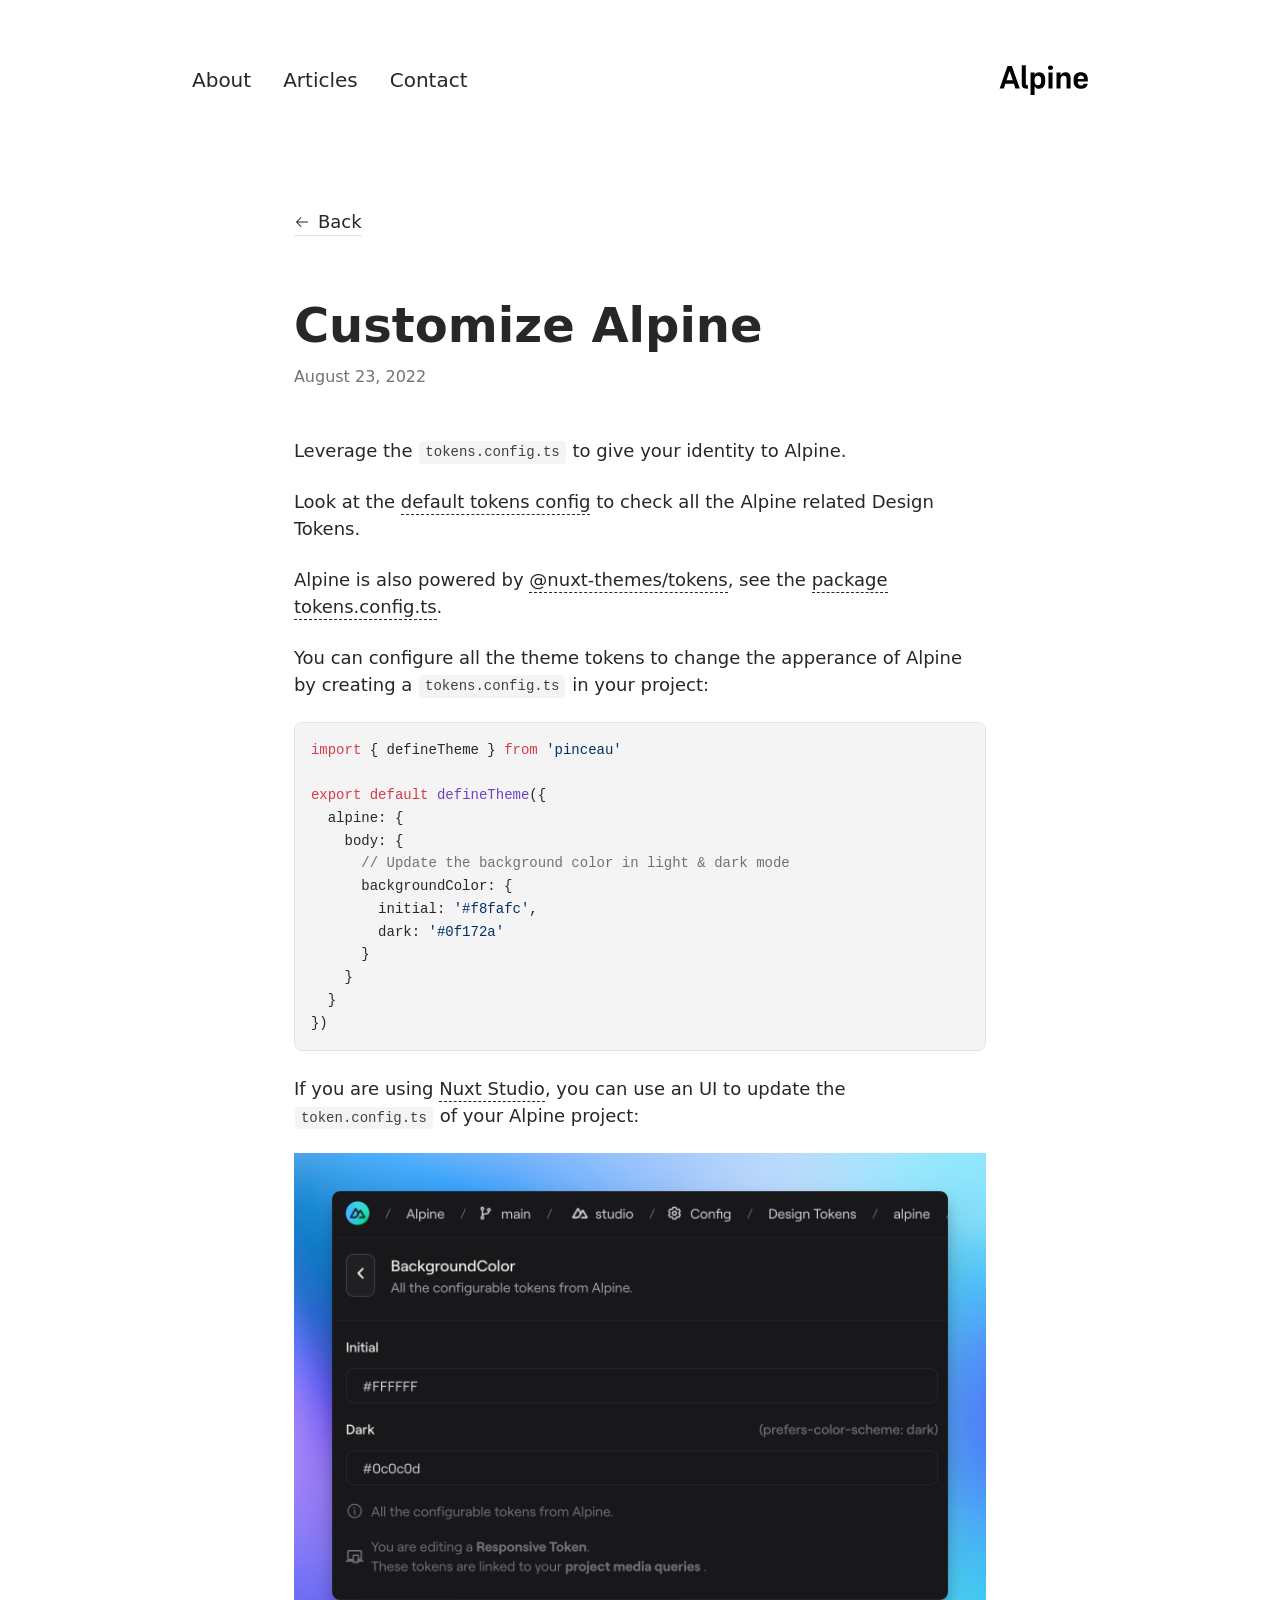
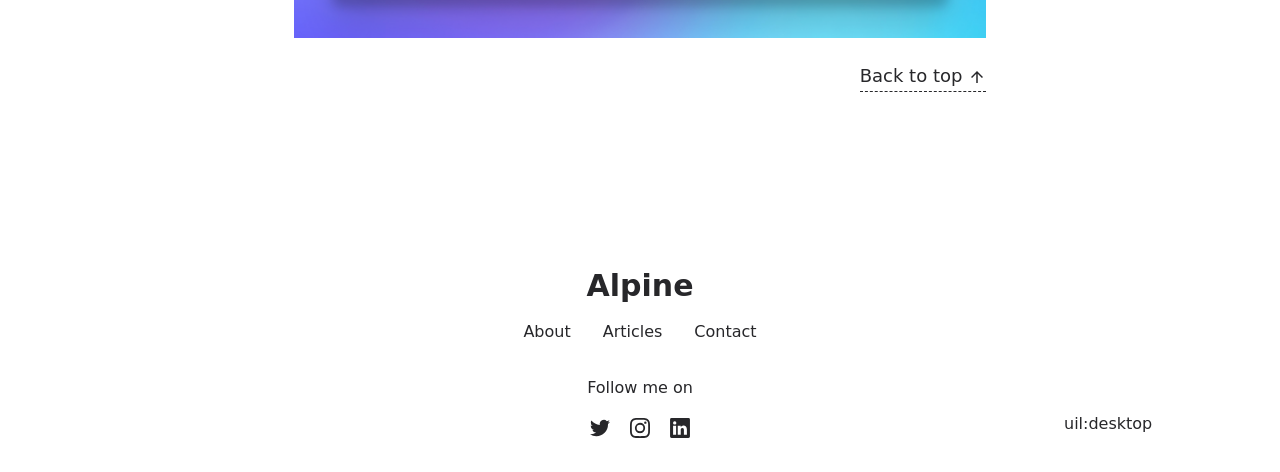
<file: articles/design-tokens/index.html>
<!DOCTYPE html><html  lang="en"><head><meta charset="utf-8">
<meta name="viewport" content="width=device-width, initial-scale=1">
<title>Customize Alpine</title>
<meta name="twitter:card" content="summary_large_image">
<meta property="og:image:width" content="400">
<meta property="og:image:height" content="300">
<meta property="og:image:alt" content="An image showcasing my project.">
<meta property="og:title" content="Customize Alpine">
<meta name="description" content="Leverage the tokens.config.ts to give your identity to Alpine.">
<meta property="og:description" content="Leverage the tokens.config.ts to give your identity to Alpine.">
<meta property="og:image" content="/articles/design-tokens.webp">
<link rel="preload" as="fetch" crossorigin="anonymous" href="/articles/design-tokens/_payload.json">
<link rel="stylesheet" href="/_nuxt/entry.7Vrn0ubS.css">
<link rel="stylesheet" href="/_nuxt/DocumentDrivenNotFound.C8g71mmJ.css">
<link rel="stylesheet" href="/_nuxt/article.C9sW0jLt.css">
<link rel="stylesheet" href="/_nuxt/ProseA.YGWMwiFA.css">
<link rel="stylesheet" href="/_nuxt/ProseH1.DJokW3XI.css">
<link rel="stylesheet" href="/_nuxt/ProseP.g0acQw7p.css">
<link rel="stylesheet" href="/_nuxt/ProseCodeInline.D9aUD1TH.css">
<link rel="stylesheet" href="/_nuxt/ProsePre.CchFRBtv.css">
<link rel="stylesheet" href="/_nuxt/ProseCode.BD9wmH_O.css">
<link rel="stylesheet" href="/_nuxt/ProseImg.BpOLVArA.css">
<link rel="modulepreload" as="script" crossorigin href="/_nuxt/BbwJIGPy.js">
<link rel="modulepreload" as="script" crossorigin href="/_nuxt/Bal-uBP8.js">
<link rel="modulepreload" as="script" crossorigin href="/_nuxt/32dcbOS1.js">
<link rel="modulepreload" as="script" crossorigin href="/_nuxt/Cqy5d7I3.js">
<link rel="modulepreload" as="script" crossorigin href="/_nuxt/Dsw7t3Ew.js">
<link rel="modulepreload" as="script" crossorigin href="/_nuxt/DGYFIL-i.js">
<link rel="modulepreload" as="script" crossorigin href="/_nuxt/Czk5hiTk.js">
<link rel="modulepreload" as="script" crossorigin href="/_nuxt/cYhf_T6l.js">
<link rel="modulepreload" as="script" crossorigin href="/_nuxt/D-94e3by.js">
<link rel="modulepreload" as="script" crossorigin href="/_nuxt/BcWussCh.js">
<link rel="modulepreload" as="script" crossorigin href="/_nuxt/DEqWvkes.js">
<link rel="modulepreload" as="script" crossorigin href="/_nuxt/C_7oVzze.js">
<link rel="modulepreload" as="script" crossorigin href="/_nuxt/IwORfomF.js">
<link rel="modulepreload" as="script" crossorigin href="/_nuxt/DbjG4fe1.js">
<link rel="modulepreload" as="script" crossorigin href="/_nuxt/C1nM9O6n.js">
<link rel="modulepreload" as="script" crossorigin href="/_nuxt/Hh7KWTP9.js">
<link rel="modulepreload" as="script" crossorigin href="/_nuxt/BlbO3huP.js">
<link rel="prefetch" as="script" crossorigin href="/_nuxt/Cs7xZ1XJ.js">
<link rel="prefetch" as="script" crossorigin href="/_nuxt/DG7vpNmu.js">
<link rel="prefetch" as="script" crossorigin href="/_nuxt/CrLF2Im7.js">
<link rel="prefetch" as="style" href="/_nuxt/useStudio.DzA-IoZ4.css">
<link rel="prefetch" as="script" crossorigin href="/_nuxt/D1aOIyCP.js">
<link rel="prefetch" as="style" href="/_nuxt/error-404.D8uONj7L.css">
<link rel="prefetch" as="script" crossorigin href="/_nuxt/CySp-gjP.js">
<link rel="prefetch" as="style" href="/_nuxt/error-500.p7T9h8Pv.css">
<link rel="prefetch" as="script" crossorigin href="/_nuxt/C05odRAp.js">
<script type="module" src="/_nuxt/BbwJIGPy.js" crossorigin></script><style id="pinceau-runtime-hydratable">@media{.phy[--]{--puid:nC6jM9-v;}.pv-2Lx6Ep{max-width:var(--elements-container-maxWidth);padding-left:var(--elements-container-padding-mobile);padding-right:var(--elements-container-padding-mobile);}@media (min-width: 475px){.pv-2Lx6Ep{padding-left:var(--elements-container-padding-xs);padding-right:var(--elements-container-padding-xs);}}@media (min-width: 640px){.pv-2Lx6Ep{padding-left:var(--elements-container-padding-sm);padding-right:var(--elements-container-padding-sm);}}@media (min-width: 768px){.pv-2Lx6Ep{padding-left:var(--elements-container-padding-md);padding-right:var(--elements-container-padding-md);}}} </style><style id="pinceau-theme">@media { :root {--pinceau-mq: initial; --alpine-readableLine: 68ch;--alpine-backdrop-backgroundColor: #f4f4f5b3;--prose-code-inline-padding: 0.2rem 0.375rem 0.2rem 0.375rem;--prose-code-block-backdropFilter: contrast(1);--prose-code-block-border-style: solid;--prose-code-block-border-width: 1px;--prose-tbody-tr-borderBottom-style: dashed;--prose-tbody-tr-borderBottom-width: 1px;--prose-th-textAlign: inherit;--prose-thead-borderBottom-style: solid;--prose-thead-borderBottom-width: 1px;--prose-thead-border-style: solid;--prose-thead-border-width: 0px;--prose-table-textAlign: start;--prose-hr-width: 1px;--prose-hr-style: solid;--prose-li-listStylePosition: outside;--prose-ol-li-markerColor: currentColor;--prose-ol-paddingInlineStart: 21px;--prose-ol-listStyleType: decimal;--prose-ul-li-markerColor: currentColor;--prose-ul-paddingInlineStart: 21px;--prose-ul-listStyleType: disc;--prose-blockquote-border-style: solid;--prose-blockquote-border-width: 4px;--prose-blockquote-quotes: '201C' '201D' '2018' '2019';--prose-blockquote-paddingInlineStart: 24px;--prose-a-code-color-hover: currentColor;--prose-a-code-color-static: currentColor;--prose-a-hasCode-borderBottom: none;--prose-a-border-distance: 2px;--prose-a-border-color-hover: currentColor;--prose-a-border-color-static: currentColor;--prose-a-border-style-hover: solid;--prose-a-border-style-static: dashed;--prose-a-border-width: 1px;--prose-a-color-static: inherit;--prose-a-textDecoration: none;--prose-h6-margin: 3rem 0 2rem;--prose-h5-margin: 3rem 0 2rem;--prose-h4-margin: 3rem 0 2rem;--prose-h3-margin: 3rem 0 2rem;--prose-h2-margin: 3rem 0 2rem;--prose-h1-margin: 0 0 2rem;--prose-p-fontSize: 18px;--typography-lead-loose: 2;--typography-lead-relaxed: 1.625;--typography-lead-normal: 1.5;--typography-lead-snug: 1.375;--typography-lead-tight: 1.25;--typography-lead-none: 1;--typography-lead-10: 2.5rem;--typography-lead-9: 2.25rem;--typography-lead-8: 2rem;--typography-lead-7: 1.75rem;--typography-lead-6: 1.5rem;--typography-lead-5: 1.25rem;--typography-lead-4: 1rem;--typography-lead-3: .75rem;--typography-lead-2: .5rem;--typography-lead-1: .025rem;--typography-fontWeight-black: 900;--typography-fontWeight-extrabold: 800;--typography-fontWeight-bold: 700;--typography-fontWeight-semibold: 600;--typography-fontWeight-medium: 500;--typography-fontWeight-normal: 400;--typography-fontWeight-light: 300;--typography-fontWeight-extralight: 200;--typography-fontWeight-thin: 100;--typography-fontSize-9xl: 128px;--typography-fontSize-8xl: 96px;--typography-fontSize-7xl: 72px;--typography-fontSize-6xl: 60px;--typography-fontSize-5xl: 48px;--typography-fontSize-4xl: 36px;--typography-fontSize-3xl: 30px;--typography-fontSize-2xl: 24px;--typography-fontSize-xl: 20px;--typography-fontSize-lg: 18px;--typography-fontSize-base: 16px;--typography-fontSize-sm: 14px;--typography-fontSize-xs: 12px;--typography-letterSpacing-wide: 0.025em;--typography-letterSpacing-tight: -0.025em;--typography-verticalMargin-base: 24px;--typography-verticalMargin-sm: 16px;--elements-border-secondary-hover: [object Object];--elements-backdrop-background: #fffc;--elements-backdrop-filter: saturate(200%) blur(20px);--elements-container-maxWidth: 64rem;--lead-loose: 2;--lead-relaxed: 1.625;--lead-normal: 1.5;--lead-snug: 1.375;--lead-tight: 1.25;--lead-none: 1;--lead-10: 2.5rem;--lead-9: 2.25rem;--lead-8: 2rem;--lead-7: 1.75rem;--lead-6: 1.5rem;--lead-5: 1.25rem;--lead-4: 1rem;--lead-3: .75rem;--lead-2: .5rem;--lead-1: .025rem;--letterSpacing-widest: 0.1em;--letterSpacing-wider: 0.05em;--letterSpacing-wide: 0.025em;--letterSpacing-normal: 0em;--letterSpacing-tight: -0.025em;--letterSpacing-tighter: -0.05em;--fontSize-9xl: 8rem;--fontSize-8xl: 6rem;--fontSize-7xl: 4.5rem;--fontSize-6xl: 3.75rem;--fontSize-5xl: 3rem;--fontSize-4xl: 2.25rem;--fontSize-3xl: 1.875rem;--fontSize-2xl: 1.5rem;--fontSize-xl: 1.25rem;--fontSize-lg: 1.125rem;--fontSize-base: 1rem;--fontSize-sm: 0.875rem;--fontSize-xs: 0.75rem;--fontWeight-black: 900;--fontWeight-extrabold: 800;--fontWeight-bold: 700;--fontWeight-semibold: 600;--fontWeight-medium: 500;--fontWeight-normal: 400;--fontWeight-light: 300;--fontWeight-extralight: 200;--fontWeight-thin: 100;--font-mono: ui-monospace, SFMono-Regular, Menlo, Monaco, Consolas, Liberation Mono, Courier New, monospace;--font-serif: ui-serif, Georgia, Cambria, Times New Roman, Times, serif;--font-sans: ui-sans-serif, system-ui, -apple-system, BlinkMacSystemFont, Segoe UI, Roboto, Helvetica Neue, Arial, Noto Sans, sans-serif, Apple Color Emoji, Segoe UI Emoji, Segoe UI Symbol, Noto Color Emoji;--opacity-total: 1;--opacity-high: 0.8;--opacity-medium: 0.5;--opacity-soft: 0.3;--opacity-light: 0.15;--opacity-bright: 0.1;--opacity-noOpacity: 0;--borderWidth-lg: 3px;--borderWidth-md: 2px;--borderWidth-sm: 1px;--borderWidth-noBorder: 0;--space-rem-875: 0.875rem;--space-rem-625: 0.625rem;--space-rem-375: 0.375rem;--space-rem-125: 0.125rem;--space-px: 1px;--space-128: 32rem;--space-96: 24rem;--space-80: 20rem;--space-72: 18rem;--space-64: 16rem;--space-60: 15rem;--space-56: 14rem;--space-52: 13rem;--space-48: 12rem;--space-44: 11rem;--space-40: 10rem;--space-36: 9rem;--space-32: 8rem;--space-28: 7rem;--space-24: 6rem;--space-20: 5rem;--space-16: 4rem;--space-14: 3.5rem;--space-12: 3rem;--space-11: 2.75rem;--space-10: 2.5rem;--space-9: 2.25rem;--space-8: 2rem;--space-7: 1.75rem;--space-6: 1.5rem;--space-5: 1.25rem;--space-4: 1rem;--space-3: 0.75rem;--space-2: 0.5rem;--space-1: 0.25rem;--space-0: 0px;--size-full: 100%;--size-7xl: 80rem;--size-6xl: 72rem;--size-5xl: 64rem;--size-4xl: 56rem;--size-3xl: 48rem;--size-2xl: 42rem;--size-xl: 36rem;--size-lg: 32rem;--size-md: 28rem;--size-sm: 24rem;--size-xs: 20rem;--size-200: 200px;--size-104: 104px;--size-80: 80px;--size-64: 64px;--size-56: 56px;--size-48: 48px;--size-40: 40px;--size-32: 32px;--size-24: 24px;--size-20: 20px;--size-16: 16px;--size-12: 12px;--size-8: 8px;--size-6: 6px;--size-4: 4px;--size-2: 2px;--size-0: 0px;--radii-full: 9999px;--radii-3xl: 1.75rem;--radii-2xl: 1.5rem;--radii-xl: 1rem;--radii-lg: 0.75rem;--radii-md: 0.5rem;--radii-sm: 0.375rem;--radii-xs: 0.25rem;--radii-2xs: 0.125rem;--radii-none: 0px;--shadow-none: 0px 0px 0px 0px transparent;--shadow-lg: 0px 10px 15px -3px #000000, 0px 4px 6px -4px #000000;--shadow-md: 0px 4px 6px -1px #000000, 0px 2px 4px -2px #000000;--shadow-sm: 0px 1px 3px 0px #000000, 0px 1px 2px -1px #000000;--shadow-xs: 0px 1px 2px 0px #000000;--height-screen: 100vh;--width-screen: 100vw;--color-primary-900: #002e38;--color-primary-800: #005c70;--color-primary-700: #008aa9;--color-primary-600: #00b9e1;--color-primary-500: #1ad6ff;--color-primary-400: #40ddff;--color-primary-300: #66e4ff;--color-primary-200: #8deaff;--color-primary-100: #b3f1ff;--color-primary-50: #d9f8ff;--color-ruby-900: #380011;--color-ruby-800: #700021;--color-ruby-700: #a90032;--color-ruby-600: #e10043;--color-ruby-500: #ff1a5e;--color-ruby-400: #ff4079;--color-ruby-300: #ff6694;--color-ruby-200: #ff8dae;--color-ruby-100: #ffb3c9;--color-ruby-50: #ffd9e4;--color-pink-900: #380025;--color-pink-800: #70004b;--color-pink-700: #a90070;--color-pink-600: #e10095;--color-pink-500: #ff1ab2;--color-pink-400: #ff40bf;--color-pink-300: #ff66cc;--color-pink-200: #ff8dd8;--color-pink-100: #ffb3e5;--color-pink-50: #ffd9f2;--color-purple-900: #190038;--color-purple-800: #330070;--color-purple-700: #4c00a9;--color-purple-600: #6500e1;--color-purple-500: #811aff;--color-purple-400: #9640ff;--color-purple-300: #ab66ff;--color-purple-200: #c08dff;--color-purple-100: #d5b3ff;--color-purple-50: #ead9ff;--color-royalblue-900: #0b0531;--color-royalblue-800: #160a62;--color-royalblue-700: #211093;--color-royalblue-600: #2c15c4;--color-royalblue-500: #4127e8;--color-royalblue-400: #614bec;--color-royalblue-300: #806ff0;--color-royalblue-200: #a093f3;--color-royalblue-100: #c0b7f7;--color-royalblue-50: #dfdbfb;--color-indigoblue-900: #001238;--color-indigoblue-800: #002370;--color-indigoblue-700: #0035a9;--color-indigoblue-600: #0047e1;--color-indigoblue-500: #1a62ff;--color-indigoblue-400: #407cff;--color-indigoblue-300: #6696ff;--color-indigoblue-200: #8db0ff;--color-indigoblue-100: #b3cbff;--color-indigoblue-50: #d9e5ff;--color-blue-900: #002438;--color-blue-800: #004870;--color-blue-700: #006ca9;--color-blue-600: #0090e1;--color-blue-500: #1aadff;--color-blue-400: #40bbff;--color-blue-300: #66c8ff;--color-blue-200: #8dd6ff;--color-blue-100: #b3e4ff;--color-blue-50: #d9f1ff;--color-lightblue-900: #002e38;--color-lightblue-800: #005c70;--color-lightblue-700: #008aa9;--color-lightblue-600: #00b9e1;--color-lightblue-500: #1ad6ff;--color-lightblue-400: #40ddff;--color-lightblue-300: #66e4ff;--color-lightblue-200: #8deaff;--color-lightblue-100: #b3f1ff;--color-lightblue-50: #d9f8ff;--color-teal-900: #062a28;--color-teal-800: #0b544f;--color-teal-700: #117d77;--color-teal-600: #16a79e;--color-teal-500: #1cd1c6;--color-teal-400: #36e4da;--color-teal-300: #5fe9e1;--color-teal-200: #87efe9;--color-teal-100: #aff4f0;--color-teal-50: #d7faf8;--color-pear-900: #2a2b09;--color-pear-800: #545512;--color-pear-700: #7e801b;--color-pear-600: #a8aa24;--color-pear-500: #d0d32f;--color-pear-400: #d8da52;--color-pear-300: #e0e274;--color-pear-200: #e8e997;--color-pear-100: #eff0ba;--color-pear-50: #f7f8dc;--color-red-900: #380300;--color-red-800: #700700;--color-red-700: #a90a00;--color-red-600: #e10e00;--color-red-500: #ff281a;--color-red-400: #ff4c40;--color-red-300: #ff7066;--color-red-200: #ff948d;--color-red-100: #ffb7b3;--color-red-50: #ffdbd9;--color-orange-900: #381800;--color-orange-800: #702f00;--color-orange-700: #a94700;--color-orange-600: #e15e00;--color-orange-500: #ff7a1a;--color-orange-400: #ff9040;--color-orange-300: #ffa666;--color-orange-200: #ffbd8d;--color-orange-100: #ffd3b3;--color-orange-50: #ffe9d9;--color-yellow-900: #362b03;--color-yellow-800: #6d5605;--color-yellow-700: #a38108;--color-yellow-600: #daac0a;--color-yellow-500: #f5c828;--color-yellow-400: #f7d14c;--color-yellow-300: #f8da70;--color-yellow-200: #fae393;--color-yellow-100: #fcedb7;--color-yellow-50: #fdf6db;--color-green-900: #003f25;--color-green-800: #005e38;--color-green-700: #007e4a;--color-green-600: #009d5d;--color-green-500: #00bd6f;--color-green-400: #00dc82;--color-green-300: #30ffaa;--color-green-200: #83ffcc;--color-green-100: #acffdd;--color-green-50: #d6ffee;--color-gray-900: #18181B;--color-gray-800: #27272A;--color-gray-700: #3f3f46;--color-gray-600: #52525B;--color-gray-500: #71717A;--color-gray-400: #a1a1aa;--color-gray-300: #D4d4d8;--color-gray-200: #e4e4e7;--color-gray-100: #f4f4f5;--color-gray-50: #fafafa;--color-black: #0c0c0d;--color-white: #FFFFFF;--media-portrait: only screen and (orientation: portrait);--media-landscape: only screen and (orientation: landscape);--media-rm: (prefers-reduced-motion: reduce);--media-2xl: (min-width: 1536px);--media-xl: (min-width: 1280px);--media-lg: (min-width: 1024px);--media-md: (min-width: 768px);--media-sm: (min-width: 640px);--media-xs: (min-width: 475px);--alpine-body-color: var(--color-gray-800);--alpine-body-backgroundColor: var(--color-white);--prose-code-inline-fontWeight: var(--typography-fontWeight-normal);--prose-code-inline-fontSize: var(--typography-fontSize-sm);--prose-code-inline-borderRadius: var(--radii-xs);--prose-code-block-pre-padding: var(--typography-verticalMargin-sm);--prose-code-block-margin: var(--typography-verticalMargin-base) 0;--prose-code-block-fontSize: var(--typography-fontSize-sm);--prose-tbody-code-inline-fontSize: var(--typography-fontSize-sm);--prose-tbody-td-padding: var(--typography-verticalMargin-sm);--prose-th-fontWeight: var(--typography-fontWeight-semibold);--prose-th-padding: 0 var(--typography-verticalMargin-sm) var(--typography-verticalMargin-sm) var(--typography-verticalMargin-sm);--prose-table-lineHeight: var(--typography-lead-6);--prose-table-fontSize: var(--typography-fontSize-sm);--prose-table-margin: var(--typography-verticalMargin-base) 0;--prose-hr-margin: var(--typography-verticalMargin-base) 0;--prose-li-margin: var(--typography-verticalMargin-sm) 0;--prose-ol-margin: var(--typography-verticalMargin-base) 0;--prose-ul-margin: var(--typography-verticalMargin-base) 0;--prose-blockquote-margin: var(--typography-verticalMargin-base) 0;--prose-a-code-border-style: var(--prose-a-border-style-static);--prose-a-code-border-width: var(--prose-a-border-width);--prose-a-fontWeight: var(--typography-fontWeight-medium);--prose-img-margin: var(--typography-verticalMargin-base) 0;--prose-strong-fontWeight: var(--typography-fontWeight-semibold);--prose-h6-iconSize: var(--typography-fontSize-base);--prose-h6-fontWeight: var(--typography-fontWeight-semibold);--prose-h6-lineHeight: var(--typography-lead-normal);--prose-h6-fontSize: var(--typography-fontSize-lg);--prose-h5-iconSize: var(--typography-fontSize-lg);--prose-h5-fontWeight: var(--typography-fontWeight-semibold);--prose-h5-lineHeight: var(--typography-lead-snug);--prose-h5-fontSize: var(--typography-fontSize-xl);--prose-h4-iconSize: var(--typography-fontSize-lg);--prose-h4-letterSpacing: var(--typography-letterSpacing-tight);--prose-h4-fontWeight: var(--typography-fontWeight-semibold);--prose-h4-lineHeight: var(--typography-lead-snug);--prose-h4-fontSize: var(--typography-fontSize-2xl);--prose-h3-iconSize: var(--typography-fontSize-xl);--prose-h3-letterSpacing: var(--typography-letterSpacing-tight);--prose-h3-fontWeight: var(--typography-fontWeight-semibold);--prose-h3-lineHeight: var(--typography-lead-snug);--prose-h3-fontSize: var(--typography-fontSize-3xl);--prose-h2-iconSize: var(--typography-fontSize-2xl);--prose-h2-letterSpacing: var(--typography-letterSpacing-tight);--prose-h2-fontWeight: var(--typography-fontWeight-semibold);--prose-h2-lineHeight: var(--typography-lead-tight);--prose-h2-fontSize: var(--typography-fontSize-4xl);--prose-h1-iconSize: var(--typography-fontSize-3xl);--prose-h1-letterSpacing: var(--typography-letterSpacing-tight);--prose-h1-fontWeight: var(--typography-fontWeight-bold);--prose-h1-lineHeight: var(--typography-lead-tight);--prose-h1-fontSize: var(--typography-fontSize-5xl);--prose-p-br-margin: var(--typography-verticalMargin-base) 0 0 0;--prose-p-margin: var(--typography-verticalMargin-base) 0;--prose-p-lineHeight: var(--typography-lead-normal);--typography-color-primary-900: var(--color-primary-900);--typography-color-primary-800: var(--color-primary-800);--typography-color-primary-700: var(--color-primary-700);--typography-color-primary-600: var(--color-primary-600);--typography-color-primary-500: var(--color-primary-500);--typography-color-primary-400: var(--color-primary-400);--typography-color-primary-300: var(--color-primary-300);--typography-color-primary-200: var(--color-primary-200);--typography-color-primary-100: var(--color-primary-100);--typography-color-primary-50: var(--color-primary-50);--typography-font-code: var(--font-mono);--typography-font-body: var(--font-sans);--typography-font-display: var(--font-sans);--typography-body-backgroundColor: var(--color-white);--typography-body-color: var(--color-black);--elements-state-danger-borderColor-secondary: var(--color-red-200);--elements-state-danger-borderColor-primary: var(--color-red-100);--elements-state-danger-backgroundColor-secondary: var(--color-red-100);--elements-state-danger-backgroundColor-primary: var(--color-red-50);--elements-state-danger-color-secondary: var(--color-red-600);--elements-state-danger-color-primary: var(--color-red-500);--elements-state-warning-borderColor-secondary: var(--color-yellow-200);--elements-state-warning-borderColor-primary: var(--color-yellow-100);--elements-state-warning-backgroundColor-secondary: var(--color-yellow-100);--elements-state-warning-backgroundColor-primary: var(--color-yellow-50);--elements-state-warning-color-secondary: var(--color-yellow-700);--elements-state-warning-color-primary: var(--color-yellow-600);--elements-state-success-borderColor-secondary: var(--color-green-200);--elements-state-success-borderColor-primary: var(--color-green-100);--elements-state-success-backgroundColor-secondary: var(--color-green-100);--elements-state-success-backgroundColor-primary: var(--color-green-50);--elements-state-success-color-secondary: var(--color-green-600);--elements-state-success-color-primary: var(--color-green-500);--elements-state-info-borderColor-secondary: var(--color-blue-200);--elements-state-info-borderColor-primary: var(--color-blue-100);--elements-state-info-backgroundColor-secondary: var(--color-blue-100);--elements-state-info-backgroundColor-primary: var(--color-blue-50);--elements-state-info-color-secondary: var(--color-blue-600);--elements-state-info-color-primary: var(--color-blue-500);--elements-state-primary-borderColor-secondary: var(--color-primary-200);--elements-state-primary-borderColor-primary: var(--color-primary-100);--elements-state-primary-backgroundColor-secondary: var(--color-primary-100);--elements-state-primary-backgroundColor-primary: var(--color-primary-50);--elements-state-primary-color-secondary: var(--color-primary-700);--elements-state-primary-color-primary: var(--color-primary-600);--elements-surface-secondary-backgroundColor: var(--color-gray-200);--elements-surface-primary-backgroundColor: var(--color-gray-100);--elements-surface-background-base: var(--color-gray-100);--elements-border-secondary-static: var(--color-gray-200);--elements-border-primary-hover: var(--color-gray-200);--elements-border-primary-static: var(--color-gray-100);--elements-container-padding-md: var(--space-16);--elements-container-padding-sm: var(--space-12);--elements-container-padding-xs: var(--space-8);--elements-container-padding-mobile: var(--space-6);--elements-text-secondary-color-hover: var(--color-gray-700);--elements-text-secondary-color-static: var(--color-gray-500);--elements-text-primary-color-static: var(--color-gray-900);--text-6xl-lineHeight: var(--lead-none);--text-6xl-fontSize: var(--fontSize-6xl);--text-5xl-lineHeight: var(--lead-none);--text-5xl-fontSize: var(--fontSize-5xl);--text-4xl-lineHeight: var(--lead-10);--text-4xl-fontSize: var(--fontSize-4xl);--text-3xl-lineHeight: var(--lead-9);--text-3xl-fontSize: var(--fontSize-3xl);--text-2xl-lineHeight: var(--lead-8);--text-2xl-fontSize: var(--fontSize-2xl);--text-xl-lineHeight: var(--lead-7);--text-xl-fontSize: var(--fontSize-xl);--text-lg-lineHeight: var(--lead-7);--text-lg-fontSize: var(--fontSize-lg);--text-base-lineHeight: var(--lead-6);--text-base-fontSize: var(--fontSize-base);--text-sm-lineHeight: var(--lead-5);--text-sm-fontSize: var(--fontSize-sm);--text-xs-lineHeight: var(--lead-4);--text-xs-fontSize: var(--fontSize-xs);--shadow-2xl: 0px 25px 50px -12px var(--color-gray-900);--shadow-xl: 0px 20px 25px -5px var(--color-gray-400), 0px 8px 10px -6px #000000;--color-secondary-900: var(--color-gray-900);--color-secondary-800: var(--color-gray-800);--color-secondary-700: var(--color-gray-700);--color-secondary-600: var(--color-gray-600);--color-secondary-500: var(--color-gray-500);--color-secondary-400: var(--color-gray-400);--color-secondary-300: var(--color-gray-300);--color-secondary-200: var(--color-gray-200);--color-secondary-100: var(--color-gray-100);--color-secondary-50: var(--color-gray-50);--prose-a-code-background-hover: var(--typography-color-primary-50);--prose-a-code-border-color-hover: var(--typography-color-primary-500);--prose-a-color-hover: var(--typography-color-primary-500);--typography-color-secondary-900: var(--color-secondary-900);--typography-color-secondary-800: var(--color-secondary-800);--typography-color-secondary-700: var(--color-secondary-700);--typography-color-secondary-600: var(--color-secondary-600);--typography-color-secondary-500: var(--color-secondary-500);--typography-color-secondary-400: var(--color-secondary-400);--typography-color-secondary-300: var(--color-secondary-300);--typography-color-secondary-200: var(--color-secondary-200);--typography-color-secondary-100: var(--color-secondary-100);--typography-color-secondary-50: var(--color-secondary-50);--prose-code-inline-backgroundColor: var(--typography-color-secondary-100);--prose-code-inline-color: var(--typography-color-secondary-700);--prose-code-block-backgroundColor: var(--typography-color-secondary-100);--prose-code-block-color: var(--typography-color-secondary-700);--prose-code-block-border-color: var(--typography-color-secondary-200);--prose-tbody-tr-borderBottom-color: var(--typography-color-secondary-200);--prose-th-color: var(--typography-color-secondary-600);--prose-thead-borderBottom-color: var(--typography-color-secondary-200);--prose-thead-border-color: var(--typography-color-secondary-300);--prose-hr-color: var(--typography-color-secondary-200);--prose-blockquote-border-color: var(--typography-color-secondary-200);--prose-blockquote-color: var(--typography-color-secondary-500);--prose-a-code-border-color-static: var(--typography-color-secondary-400); } }@media { :root.dark {--pinceau-mq: dark; --alpine-backdrop-backgroundColor: #18181bb3;--prose-code-block-backdropFilter: contrast(1);--prose-ol-li-markerColor: currentColor;--prose-ul-li-markerColor: currentColor;--prose-a-code-color-hover: currentColor;--prose-a-code-color-static: currentColor;--prose-a-border-color-hover: currentColor;--prose-a-border-color-static: currentColor;--prose-a-color-static: inherit;--elements-backdrop-background: #0c0d0ccc;--alpine-body-color: var(--color-gray-200);--alpine-body-backgroundColor: var(--color-black);--typography-body-backgroundColor: var(--color-black);--typography-body-color: var(--color-white);--elements-state-danger-borderColor-secondary: var(--color-red-700);--elements-state-danger-borderColor-primary: var(--color-red-800);--elements-state-danger-backgroundColor-secondary: var(--color-red-800);--elements-state-danger-backgroundColor-primary: var(--color-red-900);--elements-state-danger-color-secondary: var(--color-red-200);--elements-state-danger-color-primary: var(--color-red-300);--elements-state-warning-borderColor-secondary: var(--color-yellow-700);--elements-state-warning-borderColor-primary: var(--color-yellow-800);--elements-state-warning-backgroundColor-secondary: var(--color-yellow-800);--elements-state-warning-backgroundColor-primary: var(--color-yellow-900);--elements-state-warning-color-secondary: var(--color-yellow-200);--elements-state-warning-color-primary: var(--color-yellow-400);--elements-state-success-borderColor-secondary: var(--color-green-700);--elements-state-success-borderColor-primary: var(--color-green-800);--elements-state-success-backgroundColor-secondary: var(--color-green-800);--elements-state-success-backgroundColor-primary: var(--color-green-900);--elements-state-success-color-secondary: var(--color-green-200);--elements-state-success-color-primary: var(--color-green-400);--elements-state-info-borderColor-secondary: var(--color-blue-700);--elements-state-info-borderColor-primary: var(--color-blue-800);--elements-state-info-backgroundColor-secondary: var(--color-blue-800);--elements-state-info-backgroundColor-primary: var(--color-blue-900);--elements-state-info-color-secondary: var(--color-blue-200);--elements-state-info-color-primary: var(--color-blue-400);--elements-state-primary-borderColor-secondary: var(--color-primary-700);--elements-state-primary-borderColor-primary: var(--color-primary-800);--elements-state-primary-backgroundColor-secondary: var(--color-primary-800);--elements-state-primary-backgroundColor-primary: var(--color-primary-900);--elements-state-primary-color-secondary: var(--color-primary-200);--elements-state-primary-color-primary: var(--color-primary-400);--elements-surface-secondary-backgroundColor: var(--color-gray-800);--elements-surface-primary-backgroundColor: var(--color-gray-900);--elements-surface-background-base: var(--color-gray-900);--elements-border-secondary-static: var(--color-gray-800);--elements-border-primary-hover: var(--color-gray-800);--elements-border-primary-static: var(--color-gray-900);--elements-text-secondary-color-hover: var(--color-gray-200);--elements-text-secondary-color-static: var(--color-gray-400);--elements-text-primary-color-static: var(--color-gray-50);--prose-a-code-background-hover: var(--typography-color-primary-900);--prose-a-code-border-color-hover: var(--typography-color-primary-600);--prose-a-color-hover: var(--typography-color-primary-400);--prose-code-inline-backgroundColor: var(--typography-color-secondary-800);--prose-code-inline-color: var(--typography-color-secondary-200);--prose-code-block-backgroundColor: var(--typography-color-secondary-900);--prose-code-block-color: var(--typography-color-secondary-200);--prose-code-block-border-color: var(--typography-color-secondary-800);--prose-tbody-tr-borderBottom-color: var(--typography-color-secondary-800);--prose-th-color: var(--typography-color-secondary-400);--prose-thead-borderBottom-color: var(--typography-color-secondary-800);--prose-thead-border-color: var(--typography-color-secondary-600);--prose-hr-color: var(--typography-color-secondary-800);--prose-blockquote-border-color: var(--typography-color-secondary-700);--prose-blockquote-color: var(--typography-color-secondary-400);--prose-a-code-border-color-static: var(--typography-color-secondary-600); } }</style><script>"use strict";(()=>{const a=window,e=document.documentElement,m=["dark","light"],c=window&&window.localStorage&&window.localStorage.getItem&&window.localStorage.getItem("nuxt-color-mode")||"system";let n=c==="system"?d():c;const l=e.getAttribute("data-color-mode-forced");l&&(n=l),i(n),a["__NUXT_COLOR_MODE__"]={preference:c,value:n,getColorScheme:d,addColorScheme:i,removeColorScheme:f};function i(o){const t=""+o+"",s="";e.classList?e.classList.add(t):e.className+=" "+t,s&&e.setAttribute("data-"+s,o)}function f(o){const t=""+o+"",s="";e.classList?e.classList.remove(t):e.className=e.className.replace(new RegExp(t,"g"),""),s&&e.removeAttribute("data-"+s)}function r(o){return a.matchMedia("(prefers-color-scheme"+o+")")}function d(){if(a.matchMedia&&r("").media!=="not all"){for(const o of m)if(r(":"+o).matches)return o}return"light"}})();
</script></head><body><div id="__nuxt"><div class="container pv-2Lx6Ep pc-nC6jM9 app-layout" data-v-b7bf53a3 data-v-64547ddf><!--[--><div class="nuxt-progress" style="width:0%;height:3px;opacity:0;background-size:Infinity% auto;" data-v-b7bf53a3></div><header class="right" data-v-b7bf53a3 data-v-06827841><div class="menu" data-v-06827841><button aria-label="Navigation Menu" data-v-06827841><svg width="24" height="24" viewBox="0 0 68 68" fill="currentColor" xmlns="http://www.w3.org/2000/svg" data-v-06827841><path d="M8 34C8 32.1362 8 31.2044 8.30448 30.4693C8.71046 29.4892 9.48915 28.7105 10.4693 28.3045C11.2044 28 12.1362 28 14 28C15.8638 28 16.7956 28 17.5307 28.3045C18.5108 28.7105 19.2895 29.4892 19.6955 30.4693C20 31.2044 20 32.1362 20 34C20 35.8638 20 36.7956 19.6955 37.5307C19.2895 38.5108 18.5108 39.2895 17.5307 39.6955C16.7956 40 15.8638 40 14 40C12.1362 40 11.2044 40 10.4693 39.6955C9.48915 39.2895 8.71046 38.5108 8.30448 37.5307C8 36.7956 8 35.8638 8 34Z" data-v-06827841></path><path d="M28 34C28 32.1362 28 31.2044 28.3045 30.4693C28.7105 29.4892 29.4892 28.7105 30.4693 28.3045C31.2044 28 32.1362 28 34 28C35.8638 28 36.7956 28 37.5307 28.3045C38.5108 28.7105 39.2895 29.4892 39.6955 30.4693C40 31.2044 40 32.1362 40 34C40 35.8638 40 36.7956 39.6955 37.5307C39.2895 38.5108 38.5108 39.2895 37.5307 39.6955C36.7956 40 35.8638 40 34 40C32.1362 40 31.2044 40 30.4693 39.6955C29.4892 39.2895 28.7105 38.5108 28.3045 37.5307C28 36.7956 28 35.8638 28 34Z" data-v-06827841></path><path d="M48 34C48 32.1362 48 31.2044 48.3045 30.4693C48.7105 29.4892 49.4892 28.7105 50.4693 28.3045C51.2044 28 52.1362 28 54 28C55.8638 28 56.7956 28 57.5307 28.3045C58.5108 28.7105 59.2895 29.4892 59.6955 30.4693C60 31.2044 60 32.1362 60 34C60 35.8638 60 36.7956 59.6955 37.5307C59.2895 38.5108 58.5108 39.2895 57.5307 39.6955C56.7956 40 55.8638 40 54 40C52.1362 40 51.2044 40 50.4693 39.6955C49.4892 39.2895 48.7105 38.5108 48.3045 37.5307C48 36.7956 48 35.8638 48 34Z" data-v-06827841></path></svg></button></div><div class="overlay" data-v-06827841><nav data-v-06827841 data-v-4f0c583b><ul data-v-4f0c583b><!--[--><li data-v-4f0c583b><a href="/" class="" data-v-4f0c583b><span class="underline-fx" data-v-4f0c583b></span> About</a></li><li data-v-4f0c583b><a href="/articles" class="" data-v-4f0c583b><span class="underline-fx" data-v-4f0c583b></span> Articles</a></li><li data-v-4f0c583b><a href="/contact" class="" data-v-4f0c583b><span class="underline-fx" data-v-4f0c583b></span> Contact</a></li><!--]--></ul></nav></div><div class="logo" data-v-06827841><a href="/" class="" data-v-06827841><img src="/logo-dark.svg" class="dark-img" alt="alpine" width="89" height="31" data-v-06827841><img src="/logo.svg" class="light-img" alt="alpine" width="89" height="31" data-v-06827841></a></div><div class="main-nav" data-v-06827841><nav data-v-06827841 data-v-4f0c583b><ul data-v-4f0c583b><!--[--><li data-v-4f0c583b><a href="/" class="" data-v-4f0c583b><span class="underline-fx" data-v-4f0c583b></span> About</a></li><li data-v-4f0c583b><a href="/articles" class="" data-v-4f0c583b><span class="underline-fx" data-v-4f0c583b></span> Articles</a></li><li data-v-4f0c583b><a href="/contact" class="" data-v-4f0c583b><span class="underline-fx" data-v-4f0c583b></span> Contact</a></li><!--]--></ul></nav></div></header><!--[--><div class="document-driven-page"><article data-v-83330d1a><a href="/articles" class="back" data-v-83330d1a><svg xmlns="http://www.w3.org/2000/svg" xmlns:xlink="http://www.w3.org/1999/xlink" aria-hidden="true" role="img" class="icon" data-v-83330d1a style="" width="1em" height="1em" viewBox="0 0 256 256" data-v-bcfe47ef><path fill="currentColor" d="M224 128a8 8 0 0 1-8 8H59.31l58.35 58.34a8 8 0 0 1-11.32 11.32l-72-72a8 8 0 0 1 0-11.32l72-72a8 8 0 0 1 11.32 11.32L59.31 120H216a8 8 0 0 1 8 8"/></svg><span data-v-83330d1a> Back </span></a><header data-v-83330d1a><h1 class="title" data-v-83330d1a>Customize Alpine</h1><time datetime="2022-08-23T00:00:00.000Z" data-v-83330d1a>August 23, 2022</time></header><div class="prose" data-v-83330d1a><!--[--><div><h1 id="customize-alpine" data-v-8df3e33b><a aria-current="page" href="/articles/design-tokens#customize-alpine" class="router-link-active router-link-exact-active" data-v-8df3e33b><!--[-->Customize Alpine<!--]--><!----></a></h1><p data-v-6d0871e8><!--[-->Leverage the <code class="" data-v-9fec2c2f><!--[-->tokens.config.ts<!--]--></code> to give your identity to Alpine.<!--]--></p><p data-v-6d0871e8><!--[-->Look at the <a href="https://github.com/nuxt-themes/alpine/blob/main/tokens.config.ts" rel="nofollow" data-v-e47b02ab><!--[-->default tokens config<!--]--></a> to check all the Alpine related Design Tokens.<!--]--></p><p data-v-6d0871e8><!--[-->Alpine is also powered by <a href="https://www.npmjs.com/package/@nuxt-themes/tokens" rel="nofollow" data-v-e47b02ab><!--[-->@nuxt-themes/tokens<!--]--></a>, see the <a href="https://unpkg.com/@nuxt-themes/tokens@latest/dist/tokens.config.ts" rel="nofollow" data-v-e47b02ab><!--[-->package tokens.config.ts<!--]--></a>.<!--]--></p><p data-v-6d0871e8><!--[-->You can configure all the theme tokens to change the apperance of Alpine by creating a <code class="" data-v-9fec2c2f><!--[-->tokens.config.ts<!--]--></code> in your project:<!--]--></p><div class="highlight-ts prose-code" meta data-v-fb7477de><!----><!--[--><pre class="language-ts shiki shiki-themes github-light github-dark" style=""><!--[--><code><span class="line" line="1"><span style="--shiki-default:#D73A49;--shiki-dark:#F97583">import</span><span style="--shiki-default:#24292E;--shiki-dark:#E1E4E8"> { defineTheme } </span><span style="--shiki-default:#D73A49;--shiki-dark:#F97583">from</span><span style="--shiki-default:#032F62;--shiki-dark:#9ECBFF"> &#39;pinceau&#39;
</span></span><span class="line" line="2"><span emptylineplaceholder="true">
</span></span><span class="line" line="3"><span style="--shiki-default:#D73A49;--shiki-dark:#F97583">export</span><span style="--shiki-default:#D73A49;--shiki-dark:#F97583"> default</span><span style="--shiki-default:#6F42C1;--shiki-dark:#B392F0"> defineTheme</span><span style="--shiki-default:#24292E;--shiki-dark:#E1E4E8">({
</span></span><span class="line" line="4"><span style="--shiki-default:#24292E;--shiki-dark:#E1E4E8">  alpine: {
</span></span><span class="line" line="5"><span style="--shiki-default:#24292E;--shiki-dark:#E1E4E8">    body: {
</span></span><span class="line" line="6"><span style="--shiki-default:#6A737D;--shiki-dark:#6A737D">      // Update the background color in light &amp; dark mode
</span></span><span class="line" line="7"><span style="--shiki-default:#24292E;--shiki-dark:#E1E4E8">      backgroundColor: {
</span></span><span class="line" line="8"><span style="--shiki-default:#24292E;--shiki-dark:#E1E4E8">        initial: </span><span style="--shiki-default:#032F62;--shiki-dark:#9ECBFF">&#39;#f8fafc&#39;</span><span style="--shiki-default:#24292E;--shiki-dark:#E1E4E8">,
</span></span><span class="line" line="9"><span style="--shiki-default:#24292E;--shiki-dark:#E1E4E8">        dark: </span><span style="--shiki-default:#032F62;--shiki-dark:#9ECBFF">&#39;#0f172a&#39;
</span></span><span class="line" line="10"><span style="--shiki-default:#24292E;--shiki-dark:#E1E4E8">      }
</span></span><span class="line" line="11"><span style="--shiki-default:#24292E;--shiki-dark:#E1E4E8">    }
</span></span><span class="line" line="12"><span style="--shiki-default:#24292E;--shiki-dark:#E1E4E8">  }
</span></span><span class="line" line="13"><span style="--shiki-default:#24292E;--shiki-dark:#E1E4E8">})
</span></span></code><!--]--></pre><!--]--><button class="copy-button" data-v-fb7477de data-v-76ed8fff><span class="sr-only" data-v-76ed8fff>Copy to clipboard</span><span class="icon-wrapper" data-v-76ed8fff><svg xmlns="http://www.w3.org/2000/svg" xmlns:xlink="http://www.w3.org/1999/xlink" aria-hidden="true" role="img" class="icon" data-v-76ed8fff style="" width="18px" height="18px" viewBox="0 0 256 256" data-v-bcfe47ef><path fill="currentColor" d="M216 32H88a8 8 0 0 0-8 8v40H40a8 8 0 0 0-8 8v128a8 8 0 0 0 8 8h128a8 8 0 0 0 8-8v-40h40a8 8 0 0 0 8-8V40a8 8 0 0 0-8-8m-56 176H48V96h112Zm48-48h-32V88a8 8 0 0 0-8-8H96V48h112Z"/></svg></span></button></div><p data-v-6d0871e8><!--[-->If you are using <a href="https://nuxt.studio" rel="nofollow" data-v-e47b02ab><!--[-->Nuxt Studio<!--]--></a>, you can use an UI to update the <code class="" data-v-9fec2c2f><!--[-->token.config.ts<!--]--></code> of your Alpine project:<!--]--></p><p data-v-6d0871e8><!--[--><a href="https://nuxt.studio" rel="nofollow" data-v-e47b02ab><!--[--><img src="/design-tokens-studio.png" alt="design-tokens-studio.png" data-v-72378f52><!--]--></a><!--]--></p><style>html .default .shiki span {color: var(--shiki-default);background: var(--shiki-default-bg);font-style: var(--shiki-default-font-style);font-weight: var(--shiki-default-font-weight);text-decoration: var(--shiki-default-text-decoration);}html .shiki span {color: var(--shiki-default);background: var(--shiki-default-bg);font-style: var(--shiki-default-font-style);font-weight: var(--shiki-default-font-weight);text-decoration: var(--shiki-default-text-decoration);}html .dark .shiki span {color: var(--shiki-dark);background: var(--shiki-dark-bg);font-style: var(--shiki-dark-font-style);font-weight: var(--shiki-dark-font-weight);text-decoration: var(--shiki-dark-text-decoration);}html.dark .shiki span {color: var(--shiki-dark);background: var(--shiki-dark-bg);font-style: var(--shiki-dark-font-style);font-weight: var(--shiki-dark-font-weight);text-decoration: var(--shiki-dark-text-decoration);}</style></div><!--]--><div class="back-to-top" data-v-83330d1a><a data-v-83330d1a data-v-e47b02ab><!--[-->Back to top <svg xmlns="http://www.w3.org/2000/svg" xmlns:xlink="http://www.w3.org/1999/xlink" aria-hidden="true" role="img" class="icon" data-v-83330d1a style="" width="1em" height="1em" viewBox="0 0 24 24" data-v-bcfe47ef><path fill="currentColor" d="M11 20V7.825l-5.6 5.6L4 12l8-8l8 8l-1.4 1.425l-5.6-5.6V20z"/></svg><!--]--></a></div></div></article></div><!--]--><footer class="center" data-v-b7bf53a3 data-v-75e7dcc6><a href="https://www.github.com/nuxt-themes/alpine" rel="noopener noreferrer" class="credits" data-v-75e7dcc6>Alpine</a><div class="navigation" data-v-75e7dcc6><nav data-v-75e7dcc6 data-v-4f0c583b><ul data-v-4f0c583b><!--[--><li data-v-4f0c583b><a href="/" class="" data-v-4f0c583b><span class="underline-fx" data-v-4f0c583b></span> About</a></li><li data-v-4f0c583b><a href="/articles" class="" data-v-4f0c583b><span class="underline-fx" data-v-4f0c583b></span> Articles</a></li><li data-v-4f0c583b><a href="/contact" class="" data-v-4f0c583b><span class="underline-fx" data-v-4f0c583b></span> Contact</a></li><!--]--></ul></nav></div><p class="message" data-v-75e7dcc6>Follow me on</p><div class="icons" data-v-75e7dcc6><div class="social" data-v-75e7dcc6><!--[--><a href="https://twitter.com/nuxtlabs" rel="noopener noreferrer" target="_blank" title="nuxtlabs" aria-label="nuxtlabs" data-v-5269168a><svg xmlns="http://www.w3.org/2000/svg" xmlns:xlink="http://www.w3.org/1999/xlink" aria-hidden="true" role="img" class="icon" data-v-5269168a style="" width="1em" height="1em" viewBox="0 0 24 24" data-v-bcfe47ef><path fill="currentColor" d="M22 5.8a8.49 8.49 0 0 1-2.36.64a4.13 4.13 0 0 0 1.81-2.27a8.21 8.21 0 0 1-2.61 1a4.1 4.1 0 0 0-7 3.74a11.64 11.64 0 0 1-8.45-4.29a4.16 4.16 0 0 0-.55 2.07a4.09 4.09 0 0 0 1.82 3.41a4.05 4.05 0 0 1-1.86-.51v.05a4.1 4.1 0 0 0 3.3 4a3.93 3.93 0 0 1-1.1.17a4.9 4.9 0 0 1-.77-.07a4.11 4.11 0 0 0 3.83 2.84A8.22 8.22 0 0 1 3 18.34a7.93 7.93 0 0 1-1-.06a11.57 11.57 0 0 0 6.29 1.85A11.59 11.59 0 0 0 20 8.45v-.53a8.43 8.43 0 0 0 2-2.12"/></svg></a><a href="https://instagram.com/atinuxt" rel="noopener noreferrer" target="_blank" title="atinuxt" aria-label="atinuxt" data-v-5269168a><svg xmlns="http://www.w3.org/2000/svg" xmlns:xlink="http://www.w3.org/1999/xlink" aria-hidden="true" role="img" class="icon" data-v-5269168a style="" width="1em" height="1em" viewBox="0 0 24 24" data-v-bcfe47ef><path fill="currentColor" d="M17.34 5.46a1.2 1.2 0 1 0 1.2 1.2a1.2 1.2 0 0 0-1.2-1.2m4.6 2.42a7.59 7.59 0 0 0-.46-2.43a4.94 4.94 0 0 0-1.16-1.77a4.7 4.7 0 0 0-1.77-1.15a7.3 7.3 0 0 0-2.43-.47C15.06 2 14.72 2 12 2s-3.06 0-4.12.06a7.3 7.3 0 0 0-2.43.47a4.78 4.78 0 0 0-1.77 1.15a4.7 4.7 0 0 0-1.15 1.77a7.3 7.3 0 0 0-.47 2.43C2 8.94 2 9.28 2 12s0 3.06.06 4.12a7.3 7.3 0 0 0 .47 2.43a4.7 4.7 0 0 0 1.15 1.77a4.78 4.78 0 0 0 1.77 1.15a7.3 7.3 0 0 0 2.43.47C8.94 22 9.28 22 12 22s3.06 0 4.12-.06a7.3 7.3 0 0 0 2.43-.47a4.7 4.7 0 0 0 1.77-1.15a4.85 4.85 0 0 0 1.16-1.77a7.59 7.59 0 0 0 .46-2.43c0-1.06.06-1.4.06-4.12s0-3.06-.06-4.12M20.14 16a5.61 5.61 0 0 1-.34 1.86a3.06 3.06 0 0 1-.75 1.15a3.19 3.19 0 0 1-1.15.75a5.61 5.61 0 0 1-1.86.34c-1 .05-1.37.06-4 .06s-3 0-4-.06a5.73 5.73 0 0 1-1.94-.3a3.27 3.27 0 0 1-1.1-.75a3 3 0 0 1-.74-1.15a5.54 5.54 0 0 1-.4-1.9c0-1-.06-1.37-.06-4s0-3 .06-4a5.54 5.54 0 0 1 .35-1.9A3 3 0 0 1 5 5a3.14 3.14 0 0 1 1.1-.8A5.73 5.73 0 0 1 8 3.86c1 0 1.37-.06 4-.06s3 0 4 .06a5.61 5.61 0 0 1 1.86.34a3.06 3.06 0 0 1 1.19.8a3.06 3.06 0 0 1 .75 1.1a5.61 5.61 0 0 1 .34 1.9c.05 1 .06 1.37.06 4s-.01 3-.06 4M12 6.87A5.13 5.13 0 1 0 17.14 12A5.12 5.12 0 0 0 12 6.87m0 8.46A3.33 3.33 0 1 1 15.33 12A3.33 3.33 0 0 1 12 15.33"/></svg></a><a href="https://www.linkedin.com/company/nuxtlabs" rel="noopener noreferrer" target="_blank" title="LinkedIn" aria-label="LinkedIn" data-v-5269168a><svg xmlns="http://www.w3.org/2000/svg" xmlns:xlink="http://www.w3.org/1999/xlink" aria-hidden="true" role="img" class="icon" data-v-5269168a style="" width="1em" height="1em" viewBox="0 0 24 24" data-v-bcfe47ef><path fill="currentColor" d="M20.47 2H3.53a1.45 1.45 0 0 0-1.47 1.43v17.14A1.45 1.45 0 0 0 3.53 22h16.94a1.45 1.45 0 0 0 1.47-1.43V3.43A1.45 1.45 0 0 0 20.47 2M8.09 18.74h-3v-9h3ZM6.59 8.48a1.56 1.56 0 1 1 0-3.12a1.57 1.57 0 1 1 0 3.12m12.32 10.26h-3v-4.83c0-1.21-.43-2-1.52-2A1.65 1.65 0 0 0 12.85 13a2 2 0 0 0-.1.73v5h-3v-9h3V11a3 3 0 0 1 2.71-1.5c2 0 3.45 1.29 3.45 4.06Z"/></svg></a><!--]--></div><div class="color-mode-switch" data-v-75e7dcc6><button aria-label="Color Mode" data-v-75e7dcc6 data-v-11d42263><span data-v-11d42263></span></button></div></div></footer><!--]--></div></div><div id="teleports"></div><script type="application/json" id="__NUXT_DATA__" data-ssr="true" data-src="/articles/design-tokens/_payload.json">[{"state":1,"once":374,"_errors":376,"serverRendered":138,"path":7,"prerenderedAt":378},["Reactive",2],{"$sdd-pages":3,"$sdd-surrounds":321,"$sdd-globals":333,"$scolor-mode":335,"$sdd-navigation":337,"$sicons":358},["ShallowRef",4],["ShallowReactive",5],{"/articles/design-tokens":6},{"_path":7,"_dir":8,"_draft":9,"_partial":9,"_locale":10,"title":11,"description":12,"cover":13,"date":14,"layout":15,"body":16,"_type":316,"_id":317,"_source":318,"_file":319,"_extension":320},"/articles/design-tokens","articles",false,"","Customize Alpine","Leverage the tokens.config.ts to give your identity to Alpine.","/articles/design-tokens.webp","2022-08-23T00:00:00.000Z","article",{"type":17,"children":18,"toc":314},"root",[19,27,42,58,81,93,273,295,308],{"type":20,"tag":21,"props":22,"children":24},"element","h1",{"id":23},"customize-alpine",[25],{"type":26,"value":11},"text",{"type":20,"tag":28,"props":29,"children":30},"p",{},[31,33,40],{"type":26,"value":32},"Leverage the ",{"type":20,"tag":34,"props":35,"children":37},"code",{"className":36},[],[38],{"type":26,"value":39},"tokens.config.ts",{"type":26,"value":41}," to give your identity to Alpine.",{"type":20,"tag":28,"props":43,"children":44},{},[45,47,56],{"type":26,"value":46},"Look at the ",{"type":20,"tag":48,"props":49,"children":53},"a",{"href":50,"rel":51},"https://github.com/nuxt-themes/alpine/blob/main/tokens.config.ts",[52],"nofollow",[54],{"type":26,"value":55},"default tokens config",{"type":26,"value":57}," to check all the Alpine related Design Tokens.",{"type":20,"tag":28,"props":59,"children":60},{},[61,63,70,72,79],{"type":26,"value":62},"Alpine is also powered by ",{"type":20,"tag":48,"props":64,"children":67},{"href":65,"rel":66},"https://www.npmjs.com/package/@nuxt-themes/tokens",[52],[68],{"type":26,"value":69},"@nuxt-themes/tokens",{"type":26,"value":71},", see the ",{"type":20,"tag":48,"props":73,"children":76},{"href":74,"rel":75},"https://unpkg.com/@nuxt-themes/tokens@latest/dist/tokens.config.ts",[52],[77],{"type":26,"value":78},"package tokens.config.ts",{"type":26,"value":80},".",{"type":20,"tag":28,"props":82,"children":83},{},[84,86,91],{"type":26,"value":85},"You can configure all the theme tokens to change the apperance of Alpine by creating a ",{"type":20,"tag":34,"props":87,"children":89},{"className":88},[],[90],{"type":26,"value":39},{"type":26,"value":92}," in your project:",{"type":20,"tag":94,"props":95,"children":99},"pre",{"className":96,"code":97,"language":98,"meta":10,"style":10},"language-ts shiki shiki-themes github-light github-dark","import { defineTheme } from 'pinceau'\n\nexport default defineTheme({\n  alpine: {\n    body: {\n      // Update the background color in light & dark mode\n      backgroundColor: {\n        initial: '#f8fafc',\n        dark: '#0f172a'\n      }\n    }\n  }\n})\n","ts",[100],{"type":20,"tag":34,"props":101,"children":102},{"__ignoreMap":10},[103,132,142,167,176,185,195,204,223,237,246,255,264],{"type":20,"tag":104,"props":105,"children":108},"span",{"class":106,"line":107},"line",1,[109,115,121,126],{"type":20,"tag":104,"props":110,"children":112},{"style":111},"--shiki-default:#D73A49;--shiki-dark:#F97583",[113],{"type":26,"value":114},"import",{"type":20,"tag":104,"props":116,"children":118},{"style":117},"--shiki-default:#24292E;--shiki-dark:#E1E4E8",[119],{"type":26,"value":120}," { defineTheme } ",{"type":20,"tag":104,"props":122,"children":123},{"style":111},[124],{"type":26,"value":125},"from",{"type":20,"tag":104,"props":127,"children":129},{"style":128},"--shiki-default:#032F62;--shiki-dark:#9ECBFF",[130],{"type":26,"value":131}," 'pinceau'\n",{"type":20,"tag":104,"props":133,"children":135},{"class":106,"line":134},2,[136],{"type":20,"tag":104,"props":137,"children":139},{"emptyLinePlaceholder":138},true,[140],{"type":26,"value":141},"\n",{"type":20,"tag":104,"props":143,"children":145},{"class":106,"line":144},3,[146,151,156,162],{"type":20,"tag":104,"props":147,"children":148},{"style":111},[149],{"type":26,"value":150},"export",{"type":20,"tag":104,"props":152,"children":153},{"style":111},[154],{"type":26,"value":155}," default",{"type":20,"tag":104,"props":157,"children":159},{"style":158},"--shiki-default:#6F42C1;--shiki-dark:#B392F0",[160],{"type":26,"value":161}," defineTheme",{"type":20,"tag":104,"props":163,"children":164},{"style":117},[165],{"type":26,"value":166},"({\n",{"type":20,"tag":104,"props":168,"children":170},{"class":106,"line":169},4,[171],{"type":20,"tag":104,"props":172,"children":173},{"style":117},[174],{"type":26,"value":175},"  alpine: {\n",{"type":20,"tag":104,"props":177,"children":179},{"class":106,"line":178},5,[180],{"type":20,"tag":104,"props":181,"children":182},{"style":117},[183],{"type":26,"value":184},"    body: {\n",{"type":20,"tag":104,"props":186,"children":188},{"class":106,"line":187},6,[189],{"type":20,"tag":104,"props":190,"children":192},{"style":191},"--shiki-default:#6A737D;--shiki-dark:#6A737D",[193],{"type":26,"value":194},"      // Update the background color in light & dark mode\n",{"type":20,"tag":104,"props":196,"children":198},{"class":106,"line":197},7,[199],{"type":20,"tag":104,"props":200,"children":201},{"style":117},[202],{"type":26,"value":203},"      backgroundColor: {\n",{"type":20,"tag":104,"props":205,"children":207},{"class":106,"line":206},8,[208,213,218],{"type":20,"tag":104,"props":209,"children":210},{"style":117},[211],{"type":26,"value":212},"        initial: ",{"type":20,"tag":104,"props":214,"children":215},{"style":128},[216],{"type":26,"value":217},"'#f8fafc'",{"type":20,"tag":104,"props":219,"children":220},{"style":117},[221],{"type":26,"value":222},",\n",{"type":20,"tag":104,"props":224,"children":226},{"class":106,"line":225},9,[227,232],{"type":20,"tag":104,"props":228,"children":229},{"style":117},[230],{"type":26,"value":231},"        dark: ",{"type":20,"tag":104,"props":233,"children":234},{"style":128},[235],{"type":26,"value":236},"'#0f172a'\n",{"type":20,"tag":104,"props":238,"children":240},{"class":106,"line":239},10,[241],{"type":20,"tag":104,"props":242,"children":243},{"style":117},[244],{"type":26,"value":245},"      }\n",{"type":20,"tag":104,"props":247,"children":249},{"class":106,"line":248},11,[250],{"type":20,"tag":104,"props":251,"children":252},{"style":117},[253],{"type":26,"value":254},"    }\n",{"type":20,"tag":104,"props":256,"children":258},{"class":106,"line":257},12,[259],{"type":20,"tag":104,"props":260,"children":261},{"style":117},[262],{"type":26,"value":263},"  }\n",{"type":20,"tag":104,"props":265,"children":267},{"class":106,"line":266},13,[268],{"type":20,"tag":104,"props":269,"children":270},{"style":117},[271],{"type":26,"value":272},"})\n",{"type":20,"tag":28,"props":274,"children":275},{},[276,278,285,287,293],{"type":26,"value":277},"If you are using ",{"type":20,"tag":48,"props":279,"children":282},{"href":280,"rel":281},"https://nuxt.studio",[52],[283],{"type":26,"value":284},"Nuxt Studio",{"type":26,"value":286},", you can use an UI to update the ",{"type":20,"tag":34,"props":288,"children":290},{"className":289},[],[291],{"type":26,"value":292},"token.config.ts",{"type":26,"value":294}," of your Alpine project:",{"type":20,"tag":28,"props":296,"children":297},{},[298],{"type":20,"tag":48,"props":299,"children":301},{"href":280,"rel":300},[52],[302],{"type":20,"tag":303,"props":304,"children":307},"img",{"alt":305,"src":306},"design-tokens-studio.png","/design-tokens-studio.png",[],{"type":20,"tag":309,"props":310,"children":311},"style",{},[312],{"type":26,"value":313},"html .default .shiki span {color: var(--shiki-default);background: var(--shiki-default-bg);font-style: var(--shiki-default-font-style);font-weight: var(--shiki-default-font-weight);text-decoration: var(--shiki-default-text-decoration);}html .shiki span {color: var(--shiki-default);background: var(--shiki-default-bg);font-style: var(--shiki-default-font-style);font-weight: var(--shiki-default-font-weight);text-decoration: var(--shiki-default-text-decoration);}html .dark .shiki span {color: var(--shiki-dark);background: var(--shiki-dark-bg);font-style: var(--shiki-dark-font-style);font-weight: var(--shiki-dark-font-weight);text-decoration: var(--shiki-dark-text-decoration);}html.dark .shiki span {color: var(--shiki-dark);background: var(--shiki-dark-bg);font-style: var(--shiki-dark-font-style);font-weight: var(--shiki-dark-font-weight);text-decoration: var(--shiki-dark-text-decoration);}",{"title":10,"searchDepth":134,"depth":134,"links":315},[],"markdown","content:articles:4.design-tokens.md","content","articles/4.design-tokens.md","md",["ShallowRef",322],["ShallowReactive",323],{"/articles/design-tokens":324},[325,332],{"_path":326,"_dir":8,"_draft":9,"_partial":9,"_locale":10,"title":327,"description":328,"cover":329,"date":14,"layout":15,"_type":316,"_id":330,"_source":318,"_file":331,"_extension":320},"/articles/write-articles","Write Articles","Writing Markdown articles in Alpine is straightforward.","/articles/write-articles.webp","content:articles:3.write-articles.md","articles/3.write-articles.md",null,["ShallowRef",334],{},{"preference":336,"value":336,"unknown":138,"forced":9},"system",[338,342,355],{"title":339,"_path":340,"layout":341},"About","/","default",{"title":343,"_path":344,"children":345,"layout":354},"Articles","/articles",[346,349,352,353],{"title":347,"_path":348,"layout":15},"Get started with Alpine","/articles/get-started",{"title":350,"_path":351,"layout":15},"Configure Alpine","/articles/configure",{"title":327,"_path":326,"layout":15},{"title":11,"_path":7,"layout":15},"page",{"title":356,"_path":357,"layout":341},"Contact","/contact",{"uil:twitter":359,"uil:instagram":363,"uil:linkedin":365,"material-symbols:arrow-upward":367,"ph:arrow-left":369,"ph:copy":372},{"left":360,"top":360,"width":361,"height":361,"rotate":360,"vFlip":9,"hFlip":9,"body":362},0,24,"\u003Cpath fill=\"currentColor\" d=\"M22 5.8a8.49 8.49 0 0 1-2.36.64a4.13 4.13 0 0 0 1.81-2.27a8.21 8.21 0 0 1-2.61 1a4.1 4.1 0 0 0-7 3.74a11.64 11.64 0 0 1-8.45-4.29a4.16 4.16 0 0 0-.55 2.07a4.09 4.09 0 0 0 1.82 3.41a4.05 4.05 0 0 1-1.86-.51v.05a4.1 4.1 0 0 0 3.3 4a3.93 3.93 0 0 1-1.1.17a4.9 4.9 0 0 1-.77-.07a4.11 4.11 0 0 0 3.83 2.84A8.22 8.22 0 0 1 3 18.34a7.93 7.93 0 0 1-1-.06a11.57 11.57 0 0 0 6.29 1.85A11.59 11.59 0 0 0 20 8.45v-.53a8.43 8.43 0 0 0 2-2.12\"/>",{"left":360,"top":360,"width":361,"height":361,"rotate":360,"vFlip":9,"hFlip":9,"body":364},"\u003Cpath fill=\"currentColor\" d=\"M17.34 5.46a1.2 1.2 0 1 0 1.2 1.2a1.2 1.2 0 0 0-1.2-1.2m4.6 2.42a7.59 7.59 0 0 0-.46-2.43a4.94 4.94 0 0 0-1.16-1.77a4.7 4.7 0 0 0-1.77-1.15a7.3 7.3 0 0 0-2.43-.47C15.06 2 14.72 2 12 2s-3.06 0-4.12.06a7.3 7.3 0 0 0-2.43.47a4.78 4.78 0 0 0-1.77 1.15a4.7 4.7 0 0 0-1.15 1.77a7.3 7.3 0 0 0-.47 2.43C2 8.94 2 9.28 2 12s0 3.06.06 4.12a7.3 7.3 0 0 0 .47 2.43a4.7 4.7 0 0 0 1.15 1.77a4.78 4.78 0 0 0 1.77 1.15a7.3 7.3 0 0 0 2.43.47C8.94 22 9.28 22 12 22s3.06 0 4.12-.06a7.3 7.3 0 0 0 2.43-.47a4.7 4.7 0 0 0 1.77-1.15a4.85 4.85 0 0 0 1.16-1.77a7.59 7.59 0 0 0 .46-2.43c0-1.06.06-1.4.06-4.12s0-3.06-.06-4.12M20.14 16a5.61 5.61 0 0 1-.34 1.86a3.06 3.06 0 0 1-.75 1.15a3.19 3.19 0 0 1-1.15.75a5.61 5.61 0 0 1-1.86.34c-1 .05-1.37.06-4 .06s-3 0-4-.06a5.73 5.73 0 0 1-1.94-.3a3.27 3.27 0 0 1-1.1-.75a3 3 0 0 1-.74-1.15a5.54 5.54 0 0 1-.4-1.9c0-1-.06-1.37-.06-4s0-3 .06-4a5.54 5.54 0 0 1 .35-1.9A3 3 0 0 1 5 5a3.14 3.14 0 0 1 1.1-.8A5.73 5.73 0 0 1 8 3.86c1 0 1.37-.06 4-.06s3 0 4 .06a5.61 5.61 0 0 1 1.86.34a3.06 3.06 0 0 1 1.19.8a3.06 3.06 0 0 1 .75 1.1a5.61 5.61 0 0 1 .34 1.9c.05 1 .06 1.37.06 4s-.01 3-.06 4M12 6.87A5.13 5.13 0 1 0 17.14 12A5.12 5.12 0 0 0 12 6.87m0 8.46A3.33 3.33 0 1 1 15.33 12A3.33 3.33 0 0 1 12 15.33\"/>",{"left":360,"top":360,"width":361,"height":361,"rotate":360,"vFlip":9,"hFlip":9,"body":366},"\u003Cpath fill=\"currentColor\" d=\"M20.47 2H3.53a1.45 1.45 0 0 0-1.47 1.43v17.14A1.45 1.45 0 0 0 3.53 22h16.94a1.45 1.45 0 0 0 1.47-1.43V3.43A1.45 1.45 0 0 0 20.47 2M8.09 18.74h-3v-9h3ZM6.59 8.48a1.56 1.56 0 1 1 0-3.12a1.57 1.57 0 1 1 0 3.12m12.32 10.26h-3v-4.83c0-1.21-.43-2-1.52-2A1.65 1.65 0 0 0 12.85 13a2 2 0 0 0-.1.73v5h-3v-9h3V11a3 3 0 0 1 2.71-1.5c2 0 3.45 1.29 3.45 4.06Z\"/>",{"left":360,"top":360,"width":361,"height":361,"rotate":360,"vFlip":9,"hFlip":9,"body":368},"\u003Cpath fill=\"currentColor\" d=\"M11 20V7.825l-5.6 5.6L4 12l8-8l8 8l-1.4 1.425l-5.6-5.6V20z\"/>",{"left":360,"top":360,"width":370,"height":370,"rotate":360,"vFlip":9,"hFlip":9,"body":371},256,"\u003Cpath fill=\"currentColor\" d=\"M224 128a8 8 0 0 1-8 8H59.31l58.35 58.34a8 8 0 0 1-11.32 11.32l-72-72a8 8 0 0 1 0-11.32l72-72a8 8 0 0 1 11.32 11.32L59.31 120H216a8 8 0 0 1 8 8\"/>",{"left":360,"top":360,"width":370,"height":370,"rotate":360,"vFlip":9,"hFlip":9,"body":373},"\u003Cpath fill=\"currentColor\" d=\"M216 32H88a8 8 0 0 0-8 8v40H40a8 8 0 0 0-8 8v128a8 8 0 0 0 8 8h128a8 8 0 0 0 8-8v-40h40a8 8 0 0 0 8-8V40a8 8 0 0 0-8-8m-56 176H48V96h112Zm48-48h-32V88a8 8 0 0 0-8-8H96V48h112Z\"/>",["Reactive",375],["Set"],["Reactive",377],{},1710817916822]</script>
<script>window.__NUXT__={};window.__NUXT__.config={public:{FORMSPREE_URL:"",plausible:{hashMode:false,trackLocalhost:false,domain:"",apiHost:"https://plausible.io",autoPageviews:true,autoOutboundTracking:false},studio:{apiURL:"https://api.nuxt.studio",iframeMessagingAllowedOrigins:""},mdc:{components:{prose:true,map:{p:"prose-p",a:"prose-a",blockquote:"prose-blockquote","code-inline":"prose-code-inline",code:"ProseCodeInline",em:"prose-em",h1:"prose-h1",h2:"prose-h2",h3:"prose-h3",h4:"prose-h4",h5:"prose-h5",h6:"prose-h6",hr:"prose-hr",img:"prose-img",ul:"prose-ul",ol:"prose-ol",li:"prose-li",strong:"prose-strong",table:"prose-table",thead:"prose-thead",tbody:"prose-tbody",td:"prose-td",th:"prose-th",tr:"prose-tr"}},headings:{anchorLinks:{h1:false,h2:true,h3:true,h4:true,h5:false,h6:false}}},content:{locales:[],defaultLocale:"",integrity:1710817887360,experimental:{stripQueryParameters:false,advanceQuery:false,clientDB:false},respectPathCase:false,api:{baseURL:"/api/_content"},navigation:{fields:["navTitle","layout"]},tags:{p:"prose-p",a:"prose-a",blockquote:"prose-blockquote","code-inline":"prose-code-inline",code:"ProseCodeInline",em:"prose-em",h1:"prose-h1",h2:"prose-h2",h3:"prose-h3",h4:"prose-h4",h5:"prose-h5",h6:"prose-h6",hr:"prose-hr",img:"prose-img",ul:"prose-ul",ol:"prose-ol",li:"prose-li",strong:"prose-strong",table:"prose-table",thead:"prose-thead",tbody:"prose-tbody",td:"prose-td",th:"prose-th",tr:"prose-tr"},highlight:{theme:{default:"github-light",dark:"github-dark"},preload:["json","js","ts","html","css","vue","diff","shell","markdown","yaml","bash","ini","c","cpp"],highlighter:"shiki",langs:["js","jsx","json","ts","tsx","vue","css","html","vue","bash","md","mdc","yaml","json","js","ts","html","css","vue","diff","shell","markdown","yaml","bash","ini","c","cpp"]},wsUrl:"",documentDriven:{page:true,navigation:true,surround:true,globals:{},layoutFallbacks:["theme"],injectPage:true},host:"",trailingSlash:false,search:"",contentHead:true,anchorLinks:{depth:4,exclude:[1]}}},app:{baseURL:"/",buildAssetsDir:"/_nuxt/",cdnURL:""}}</script></body></html>
</file>
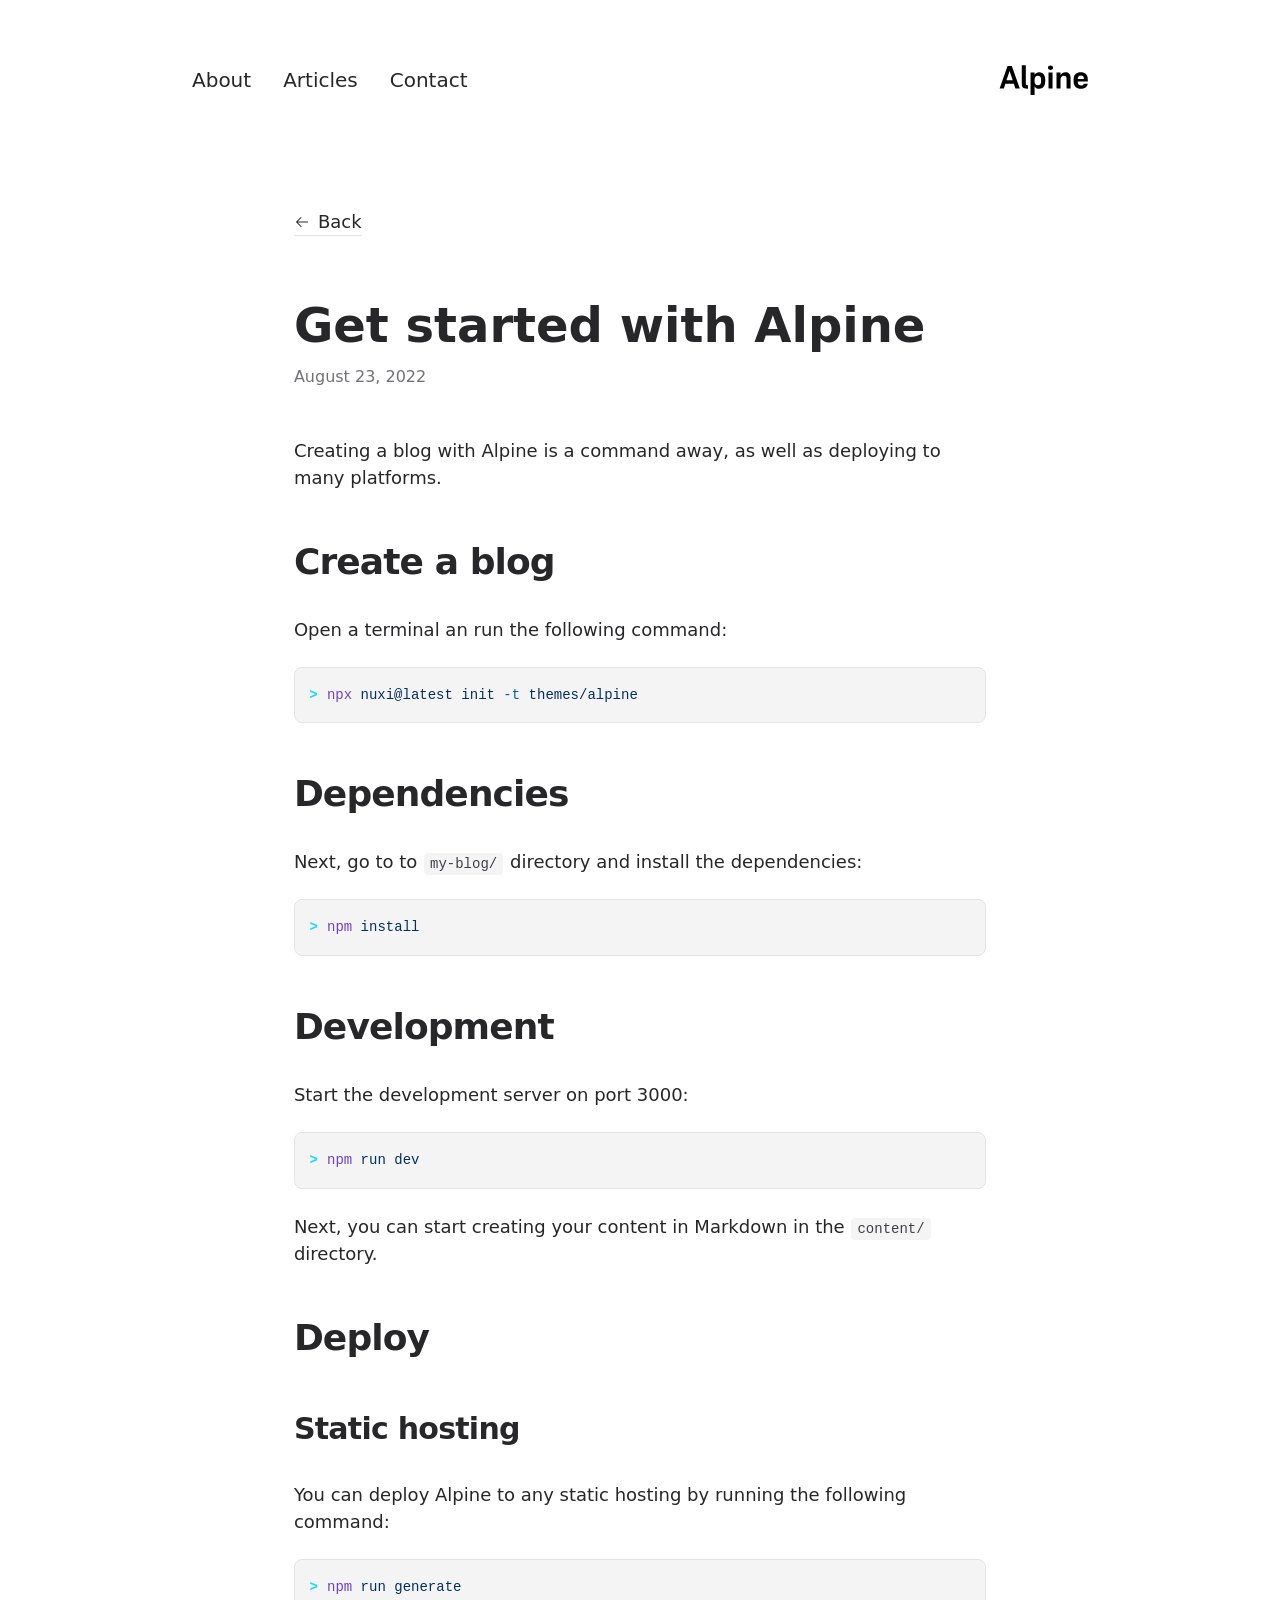
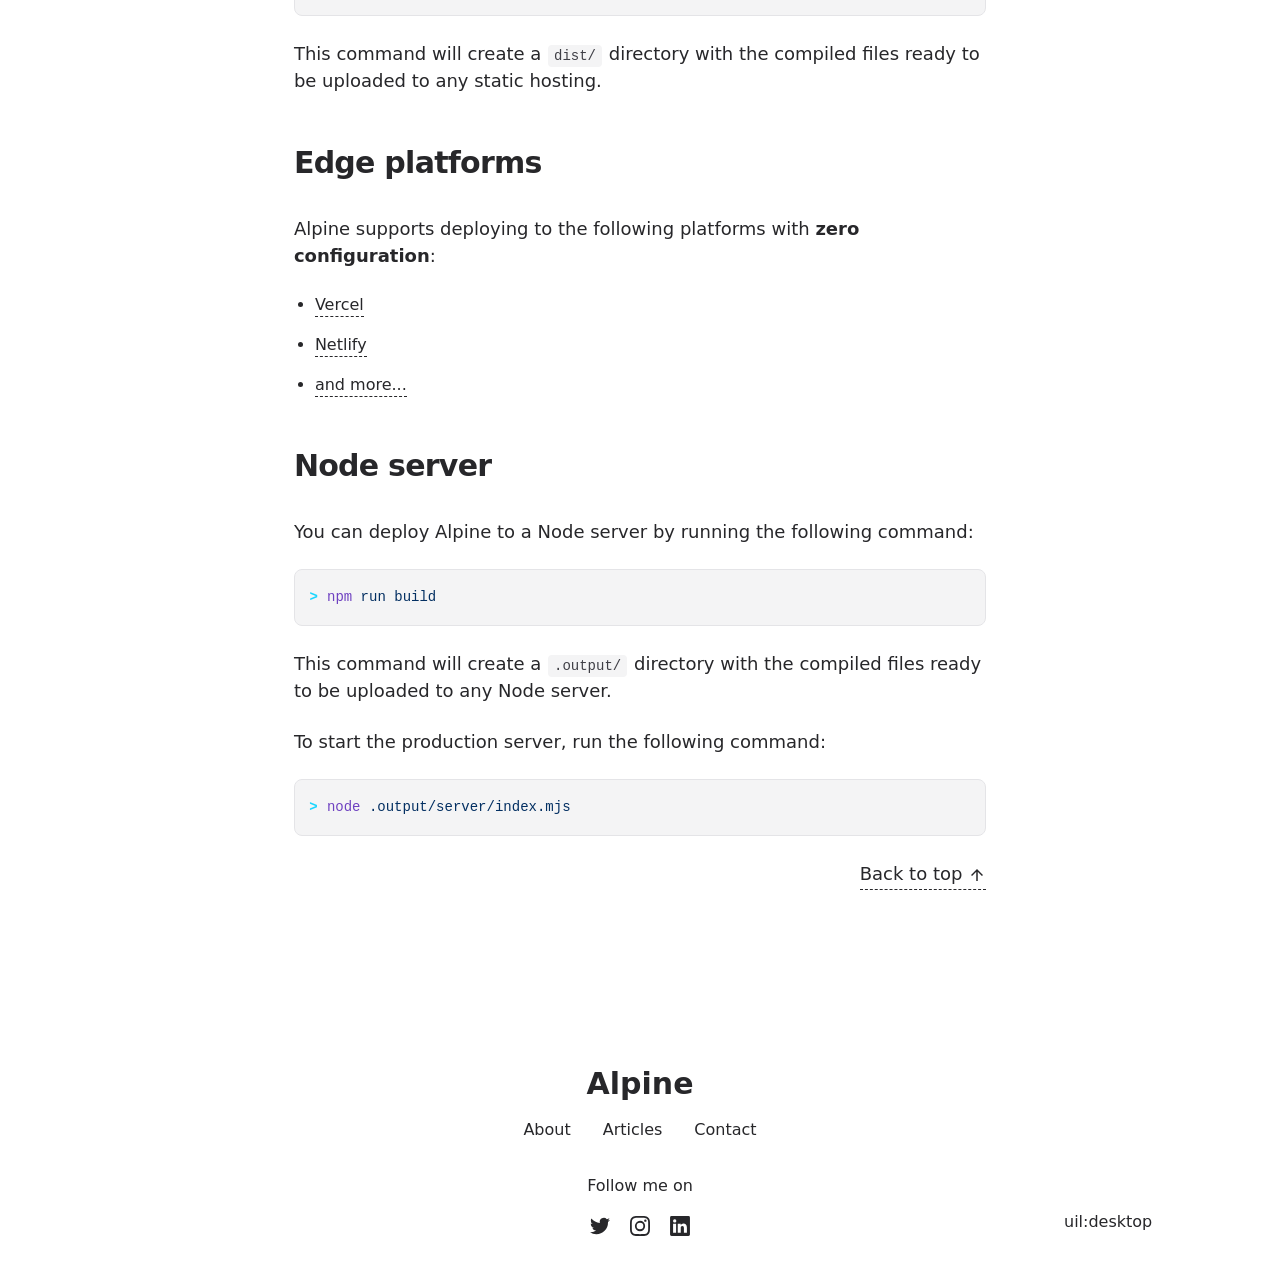
<file: articles/get-started/index.html>
<!DOCTYPE html><html  lang="en"><head><meta charset="utf-8">
<meta name="viewport" content="width=device-width, initial-scale=1">
<title>Get started with Alpine</title>
<meta name="twitter:card" content="summary_large_image">
<meta property="og:image:width" content="400">
<meta property="og:image:height" content="300">
<meta property="og:image:alt" content="An image showcasing my project.">
<meta property="og:title" content="Get started with Alpine">
<meta name="description" content="Creating a blog with Alpine is a command away, as well as deploying to many platforms.">
<meta property="og:description" content="Creating a blog with Alpine is a command away, as well as deploying to many platforms.">
<meta property="og:image" content="/articles/get-started.webp">
<link rel="preload" as="fetch" crossorigin="anonymous" href="/articles/get-started/_payload.json">
<link rel="stylesheet" href="/_nuxt/entry.7Vrn0ubS.css">
<link rel="stylesheet" href="/_nuxt/DocumentDrivenNotFound.C8g71mmJ.css">
<link rel="stylesheet" href="/_nuxt/article.C9sW0jLt.css">
<link rel="stylesheet" href="/_nuxt/ProseA.YGWMwiFA.css">
<link rel="stylesheet" href="/_nuxt/ProseH1.DJokW3XI.css">
<link rel="stylesheet" href="/_nuxt/ProseP.g0acQw7p.css">
<link rel="stylesheet" href="/_nuxt/ProseH2.A4FE2MZA.css">
<link rel="stylesheet" href="/_nuxt/ProsePre.CchFRBtv.css">
<link rel="stylesheet" href="/_nuxt/ProseCode.BD9wmH_O.css">
<link rel="stylesheet" href="/_nuxt/ProseCodeInline.D9aUD1TH.css">
<link rel="stylesheet" href="/_nuxt/ProseH3.BMl4fSXU.css">
<link rel="stylesheet" href="/_nuxt/ProseStrong.BEPb27ir.css">
<link rel="stylesheet" href="/_nuxt/ProseUl.Bnyi3ug8.css">
<link rel="stylesheet" href="/_nuxt/ProseLi.BryrXR0r.css">
<link rel="modulepreload" as="script" crossorigin href="/_nuxt/BbwJIGPy.js">
<link rel="modulepreload" as="script" crossorigin href="/_nuxt/Bal-uBP8.js">
<link rel="modulepreload" as="script" crossorigin href="/_nuxt/32dcbOS1.js">
<link rel="modulepreload" as="script" crossorigin href="/_nuxt/Cqy5d7I3.js">
<link rel="modulepreload" as="script" crossorigin href="/_nuxt/Dsw7t3Ew.js">
<link rel="modulepreload" as="script" crossorigin href="/_nuxt/DGYFIL-i.js">
<link rel="modulepreload" as="script" crossorigin href="/_nuxt/Czk5hiTk.js">
<link rel="modulepreload" as="script" crossorigin href="/_nuxt/cYhf_T6l.js">
<link rel="modulepreload" as="script" crossorigin href="/_nuxt/D-94e3by.js">
<link rel="modulepreload" as="script" crossorigin href="/_nuxt/BcWussCh.js">
<link rel="modulepreload" as="script" crossorigin href="/_nuxt/DEqWvkes.js">
<link rel="modulepreload" as="script" crossorigin href="/_nuxt/C_7oVzze.js">
<link rel="modulepreload" as="script" crossorigin href="/_nuxt/IwORfomF.js">
<link rel="modulepreload" as="script" crossorigin href="/_nuxt/CDAQZmVI.js">
<link rel="modulepreload" as="script" crossorigin href="/_nuxt/C1nM9O6n.js">
<link rel="modulepreload" as="script" crossorigin href="/_nuxt/Hh7KWTP9.js">
<link rel="modulepreload" as="script" crossorigin href="/_nuxt/DbjG4fe1.js">
<link rel="modulepreload" as="script" crossorigin href="/_nuxt/k2P7sZbM.js">
<link rel="modulepreload" as="script" crossorigin href="/_nuxt/DDds7Ipl.js">
<link rel="modulepreload" as="script" crossorigin href="/_nuxt/D5s4Jcyc.js">
<link rel="modulepreload" as="script" crossorigin href="/_nuxt/Bz7LENOU.js">
<link rel="prefetch" as="script" crossorigin href="/_nuxt/Cs7xZ1XJ.js">
<link rel="prefetch" as="script" crossorigin href="/_nuxt/DG7vpNmu.js">
<link rel="prefetch" as="script" crossorigin href="/_nuxt/CrLF2Im7.js">
<link rel="prefetch" as="style" href="/_nuxt/useStudio.DzA-IoZ4.css">
<link rel="prefetch" as="script" crossorigin href="/_nuxt/D1aOIyCP.js">
<link rel="prefetch" as="style" href="/_nuxt/error-404.D8uONj7L.css">
<link rel="prefetch" as="script" crossorigin href="/_nuxt/CySp-gjP.js">
<link rel="prefetch" as="style" href="/_nuxt/error-500.p7T9h8Pv.css">
<link rel="prefetch" as="script" crossorigin href="/_nuxt/C05odRAp.js">
<script type="module" src="/_nuxt/BbwJIGPy.js" crossorigin></script><style id="pinceau-runtime-hydratable">@media{.phy[--]{--puid:i2Fgh_-v;}.pv-tg0cA4{max-width:var(--elements-container-maxWidth);padding-left:var(--elements-container-padding-mobile);padding-right:var(--elements-container-padding-mobile);}@media (min-width: 475px){.pv-tg0cA4{padding-left:var(--elements-container-padding-xs);padding-right:var(--elements-container-padding-xs);}}@media (min-width: 640px){.pv-tg0cA4{padding-left:var(--elements-container-padding-sm);padding-right:var(--elements-container-padding-sm);}}@media (min-width: 768px){.pv-tg0cA4{padding-left:var(--elements-container-padding-md);padding-right:var(--elements-container-padding-md);}}} </style><style id="pinceau-theme">@media { :root {--pinceau-mq: initial; --alpine-readableLine: 68ch;--alpine-backdrop-backgroundColor: #f4f4f5b3;--prose-code-inline-padding: 0.2rem 0.375rem 0.2rem 0.375rem;--prose-code-block-backdropFilter: contrast(1);--prose-code-block-border-style: solid;--prose-code-block-border-width: 1px;--prose-tbody-tr-borderBottom-style: dashed;--prose-tbody-tr-borderBottom-width: 1px;--prose-th-textAlign: inherit;--prose-thead-borderBottom-style: solid;--prose-thead-borderBottom-width: 1px;--prose-thead-border-style: solid;--prose-thead-border-width: 0px;--prose-table-textAlign: start;--prose-hr-width: 1px;--prose-hr-style: solid;--prose-li-listStylePosition: outside;--prose-ol-li-markerColor: currentColor;--prose-ol-paddingInlineStart: 21px;--prose-ol-listStyleType: decimal;--prose-ul-li-markerColor: currentColor;--prose-ul-paddingInlineStart: 21px;--prose-ul-listStyleType: disc;--prose-blockquote-border-style: solid;--prose-blockquote-border-width: 4px;--prose-blockquote-quotes: '201C' '201D' '2018' '2019';--prose-blockquote-paddingInlineStart: 24px;--prose-a-code-color-hover: currentColor;--prose-a-code-color-static: currentColor;--prose-a-hasCode-borderBottom: none;--prose-a-border-distance: 2px;--prose-a-border-color-hover: currentColor;--prose-a-border-color-static: currentColor;--prose-a-border-style-hover: solid;--prose-a-border-style-static: dashed;--prose-a-border-width: 1px;--prose-a-color-static: inherit;--prose-a-textDecoration: none;--prose-h6-margin: 3rem 0 2rem;--prose-h5-margin: 3rem 0 2rem;--prose-h4-margin: 3rem 0 2rem;--prose-h3-margin: 3rem 0 2rem;--prose-h2-margin: 3rem 0 2rem;--prose-h1-margin: 0 0 2rem;--prose-p-fontSize: 18px;--typography-lead-loose: 2;--typography-lead-relaxed: 1.625;--typography-lead-normal: 1.5;--typography-lead-snug: 1.375;--typography-lead-tight: 1.25;--typography-lead-none: 1;--typography-lead-10: 2.5rem;--typography-lead-9: 2.25rem;--typography-lead-8: 2rem;--typography-lead-7: 1.75rem;--typography-lead-6: 1.5rem;--typography-lead-5: 1.25rem;--typography-lead-4: 1rem;--typography-lead-3: .75rem;--typography-lead-2: .5rem;--typography-lead-1: .025rem;--typography-fontWeight-black: 900;--typography-fontWeight-extrabold: 800;--typography-fontWeight-bold: 700;--typography-fontWeight-semibold: 600;--typography-fontWeight-medium: 500;--typography-fontWeight-normal: 400;--typography-fontWeight-light: 300;--typography-fontWeight-extralight: 200;--typography-fontWeight-thin: 100;--typography-fontSize-9xl: 128px;--typography-fontSize-8xl: 96px;--typography-fontSize-7xl: 72px;--typography-fontSize-6xl: 60px;--typography-fontSize-5xl: 48px;--typography-fontSize-4xl: 36px;--typography-fontSize-3xl: 30px;--typography-fontSize-2xl: 24px;--typography-fontSize-xl: 20px;--typography-fontSize-lg: 18px;--typography-fontSize-base: 16px;--typography-fontSize-sm: 14px;--typography-fontSize-xs: 12px;--typography-letterSpacing-wide: 0.025em;--typography-letterSpacing-tight: -0.025em;--typography-verticalMargin-base: 24px;--typography-verticalMargin-sm: 16px;--elements-border-secondary-hover: [object Object];--elements-backdrop-background: #fffc;--elements-backdrop-filter: saturate(200%) blur(20px);--elements-container-maxWidth: 64rem;--lead-loose: 2;--lead-relaxed: 1.625;--lead-normal: 1.5;--lead-snug: 1.375;--lead-tight: 1.25;--lead-none: 1;--lead-10: 2.5rem;--lead-9: 2.25rem;--lead-8: 2rem;--lead-7: 1.75rem;--lead-6: 1.5rem;--lead-5: 1.25rem;--lead-4: 1rem;--lead-3: .75rem;--lead-2: .5rem;--lead-1: .025rem;--letterSpacing-widest: 0.1em;--letterSpacing-wider: 0.05em;--letterSpacing-wide: 0.025em;--letterSpacing-normal: 0em;--letterSpacing-tight: -0.025em;--letterSpacing-tighter: -0.05em;--fontSize-9xl: 8rem;--fontSize-8xl: 6rem;--fontSize-7xl: 4.5rem;--fontSize-6xl: 3.75rem;--fontSize-5xl: 3rem;--fontSize-4xl: 2.25rem;--fontSize-3xl: 1.875rem;--fontSize-2xl: 1.5rem;--fontSize-xl: 1.25rem;--fontSize-lg: 1.125rem;--fontSize-base: 1rem;--fontSize-sm: 0.875rem;--fontSize-xs: 0.75rem;--fontWeight-black: 900;--fontWeight-extrabold: 800;--fontWeight-bold: 700;--fontWeight-semibold: 600;--fontWeight-medium: 500;--fontWeight-normal: 400;--fontWeight-light: 300;--fontWeight-extralight: 200;--fontWeight-thin: 100;--font-mono: ui-monospace, SFMono-Regular, Menlo, Monaco, Consolas, Liberation Mono, Courier New, monospace;--font-serif: ui-serif, Georgia, Cambria, Times New Roman, Times, serif;--font-sans: ui-sans-serif, system-ui, -apple-system, BlinkMacSystemFont, Segoe UI, Roboto, Helvetica Neue, Arial, Noto Sans, sans-serif, Apple Color Emoji, Segoe UI Emoji, Segoe UI Symbol, Noto Color Emoji;--opacity-total: 1;--opacity-high: 0.8;--opacity-medium: 0.5;--opacity-soft: 0.3;--opacity-light: 0.15;--opacity-bright: 0.1;--opacity-noOpacity: 0;--borderWidth-lg: 3px;--borderWidth-md: 2px;--borderWidth-sm: 1px;--borderWidth-noBorder: 0;--space-rem-875: 0.875rem;--space-rem-625: 0.625rem;--space-rem-375: 0.375rem;--space-rem-125: 0.125rem;--space-px: 1px;--space-128: 32rem;--space-96: 24rem;--space-80: 20rem;--space-72: 18rem;--space-64: 16rem;--space-60: 15rem;--space-56: 14rem;--space-52: 13rem;--space-48: 12rem;--space-44: 11rem;--space-40: 10rem;--space-36: 9rem;--space-32: 8rem;--space-28: 7rem;--space-24: 6rem;--space-20: 5rem;--space-16: 4rem;--space-14: 3.5rem;--space-12: 3rem;--space-11: 2.75rem;--space-10: 2.5rem;--space-9: 2.25rem;--space-8: 2rem;--space-7: 1.75rem;--space-6: 1.5rem;--space-5: 1.25rem;--space-4: 1rem;--space-3: 0.75rem;--space-2: 0.5rem;--space-1: 0.25rem;--space-0: 0px;--size-full: 100%;--size-7xl: 80rem;--size-6xl: 72rem;--size-5xl: 64rem;--size-4xl: 56rem;--size-3xl: 48rem;--size-2xl: 42rem;--size-xl: 36rem;--size-lg: 32rem;--size-md: 28rem;--size-sm: 24rem;--size-xs: 20rem;--size-200: 200px;--size-104: 104px;--size-80: 80px;--size-64: 64px;--size-56: 56px;--size-48: 48px;--size-40: 40px;--size-32: 32px;--size-24: 24px;--size-20: 20px;--size-16: 16px;--size-12: 12px;--size-8: 8px;--size-6: 6px;--size-4: 4px;--size-2: 2px;--size-0: 0px;--radii-full: 9999px;--radii-3xl: 1.75rem;--radii-2xl: 1.5rem;--radii-xl: 1rem;--radii-lg: 0.75rem;--radii-md: 0.5rem;--radii-sm: 0.375rem;--radii-xs: 0.25rem;--radii-2xs: 0.125rem;--radii-none: 0px;--shadow-none: 0px 0px 0px 0px transparent;--shadow-lg: 0px 10px 15px -3px #000000, 0px 4px 6px -4px #000000;--shadow-md: 0px 4px 6px -1px #000000, 0px 2px 4px -2px #000000;--shadow-sm: 0px 1px 3px 0px #000000, 0px 1px 2px -1px #000000;--shadow-xs: 0px 1px 2px 0px #000000;--height-screen: 100vh;--width-screen: 100vw;--color-primary-900: #002e38;--color-primary-800: #005c70;--color-primary-700: #008aa9;--color-primary-600: #00b9e1;--color-primary-500: #1ad6ff;--color-primary-400: #40ddff;--color-primary-300: #66e4ff;--color-primary-200: #8deaff;--color-primary-100: #b3f1ff;--color-primary-50: #d9f8ff;--color-ruby-900: #380011;--color-ruby-800: #700021;--color-ruby-700: #a90032;--color-ruby-600: #e10043;--color-ruby-500: #ff1a5e;--color-ruby-400: #ff4079;--color-ruby-300: #ff6694;--color-ruby-200: #ff8dae;--color-ruby-100: #ffb3c9;--color-ruby-50: #ffd9e4;--color-pink-900: #380025;--color-pink-800: #70004b;--color-pink-700: #a90070;--color-pink-600: #e10095;--color-pink-500: #ff1ab2;--color-pink-400: #ff40bf;--color-pink-300: #ff66cc;--color-pink-200: #ff8dd8;--color-pink-100: #ffb3e5;--color-pink-50: #ffd9f2;--color-purple-900: #190038;--color-purple-800: #330070;--color-purple-700: #4c00a9;--color-purple-600: #6500e1;--color-purple-500: #811aff;--color-purple-400: #9640ff;--color-purple-300: #ab66ff;--color-purple-200: #c08dff;--color-purple-100: #d5b3ff;--color-purple-50: #ead9ff;--color-royalblue-900: #0b0531;--color-royalblue-800: #160a62;--color-royalblue-700: #211093;--color-royalblue-600: #2c15c4;--color-royalblue-500: #4127e8;--color-royalblue-400: #614bec;--color-royalblue-300: #806ff0;--color-royalblue-200: #a093f3;--color-royalblue-100: #c0b7f7;--color-royalblue-50: #dfdbfb;--color-indigoblue-900: #001238;--color-indigoblue-800: #002370;--color-indigoblue-700: #0035a9;--color-indigoblue-600: #0047e1;--color-indigoblue-500: #1a62ff;--color-indigoblue-400: #407cff;--color-indigoblue-300: #6696ff;--color-indigoblue-200: #8db0ff;--color-indigoblue-100: #b3cbff;--color-indigoblue-50: #d9e5ff;--color-blue-900: #002438;--color-blue-800: #004870;--color-blue-700: #006ca9;--color-blue-600: #0090e1;--color-blue-500: #1aadff;--color-blue-400: #40bbff;--color-blue-300: #66c8ff;--color-blue-200: #8dd6ff;--color-blue-100: #b3e4ff;--color-blue-50: #d9f1ff;--color-lightblue-900: #002e38;--color-lightblue-800: #005c70;--color-lightblue-700: #008aa9;--color-lightblue-600: #00b9e1;--color-lightblue-500: #1ad6ff;--color-lightblue-400: #40ddff;--color-lightblue-300: #66e4ff;--color-lightblue-200: #8deaff;--color-lightblue-100: #b3f1ff;--color-lightblue-50: #d9f8ff;--color-teal-900: #062a28;--color-teal-800: #0b544f;--color-teal-700: #117d77;--color-teal-600: #16a79e;--color-teal-500: #1cd1c6;--color-teal-400: #36e4da;--color-teal-300: #5fe9e1;--color-teal-200: #87efe9;--color-teal-100: #aff4f0;--color-teal-50: #d7faf8;--color-pear-900: #2a2b09;--color-pear-800: #545512;--color-pear-700: #7e801b;--color-pear-600: #a8aa24;--color-pear-500: #d0d32f;--color-pear-400: #d8da52;--color-pear-300: #e0e274;--color-pear-200: #e8e997;--color-pear-100: #eff0ba;--color-pear-50: #f7f8dc;--color-red-900: #380300;--color-red-800: #700700;--color-red-700: #a90a00;--color-red-600: #e10e00;--color-red-500: #ff281a;--color-red-400: #ff4c40;--color-red-300: #ff7066;--color-red-200: #ff948d;--color-red-100: #ffb7b3;--color-red-50: #ffdbd9;--color-orange-900: #381800;--color-orange-800: #702f00;--color-orange-700: #a94700;--color-orange-600: #e15e00;--color-orange-500: #ff7a1a;--color-orange-400: #ff9040;--color-orange-300: #ffa666;--color-orange-200: #ffbd8d;--color-orange-100: #ffd3b3;--color-orange-50: #ffe9d9;--color-yellow-900: #362b03;--color-yellow-800: #6d5605;--color-yellow-700: #a38108;--color-yellow-600: #daac0a;--color-yellow-500: #f5c828;--color-yellow-400: #f7d14c;--color-yellow-300: #f8da70;--color-yellow-200: #fae393;--color-yellow-100: #fcedb7;--color-yellow-50: #fdf6db;--color-green-900: #003f25;--color-green-800: #005e38;--color-green-700: #007e4a;--color-green-600: #009d5d;--color-green-500: #00bd6f;--color-green-400: #00dc82;--color-green-300: #30ffaa;--color-green-200: #83ffcc;--color-green-100: #acffdd;--color-green-50: #d6ffee;--color-gray-900: #18181B;--color-gray-800: #27272A;--color-gray-700: #3f3f46;--color-gray-600: #52525B;--color-gray-500: #71717A;--color-gray-400: #a1a1aa;--color-gray-300: #D4d4d8;--color-gray-200: #e4e4e7;--color-gray-100: #f4f4f5;--color-gray-50: #fafafa;--color-black: #0c0c0d;--color-white: #FFFFFF;--media-portrait: only screen and (orientation: portrait);--media-landscape: only screen and (orientation: landscape);--media-rm: (prefers-reduced-motion: reduce);--media-2xl: (min-width: 1536px);--media-xl: (min-width: 1280px);--media-lg: (min-width: 1024px);--media-md: (min-width: 768px);--media-sm: (min-width: 640px);--media-xs: (min-width: 475px);--alpine-body-color: var(--color-gray-800);--alpine-body-backgroundColor: var(--color-white);--prose-code-inline-fontWeight: var(--typography-fontWeight-normal);--prose-code-inline-fontSize: var(--typography-fontSize-sm);--prose-code-inline-borderRadius: var(--radii-xs);--prose-code-block-pre-padding: var(--typography-verticalMargin-sm);--prose-code-block-margin: var(--typography-verticalMargin-base) 0;--prose-code-block-fontSize: var(--typography-fontSize-sm);--prose-tbody-code-inline-fontSize: var(--typography-fontSize-sm);--prose-tbody-td-padding: var(--typography-verticalMargin-sm);--prose-th-fontWeight: var(--typography-fontWeight-semibold);--prose-th-padding: 0 var(--typography-verticalMargin-sm) var(--typography-verticalMargin-sm) var(--typography-verticalMargin-sm);--prose-table-lineHeight: var(--typography-lead-6);--prose-table-fontSize: var(--typography-fontSize-sm);--prose-table-margin: var(--typography-verticalMargin-base) 0;--prose-hr-margin: var(--typography-verticalMargin-base) 0;--prose-li-margin: var(--typography-verticalMargin-sm) 0;--prose-ol-margin: var(--typography-verticalMargin-base) 0;--prose-ul-margin: var(--typography-verticalMargin-base) 0;--prose-blockquote-margin: var(--typography-verticalMargin-base) 0;--prose-a-code-border-style: var(--prose-a-border-style-static);--prose-a-code-border-width: var(--prose-a-border-width);--prose-a-fontWeight: var(--typography-fontWeight-medium);--prose-img-margin: var(--typography-verticalMargin-base) 0;--prose-strong-fontWeight: var(--typography-fontWeight-semibold);--prose-h6-iconSize: var(--typography-fontSize-base);--prose-h6-fontWeight: var(--typography-fontWeight-semibold);--prose-h6-lineHeight: var(--typography-lead-normal);--prose-h6-fontSize: var(--typography-fontSize-lg);--prose-h5-iconSize: var(--typography-fontSize-lg);--prose-h5-fontWeight: var(--typography-fontWeight-semibold);--prose-h5-lineHeight: var(--typography-lead-snug);--prose-h5-fontSize: var(--typography-fontSize-xl);--prose-h4-iconSize: var(--typography-fontSize-lg);--prose-h4-letterSpacing: var(--typography-letterSpacing-tight);--prose-h4-fontWeight: var(--typography-fontWeight-semibold);--prose-h4-lineHeight: var(--typography-lead-snug);--prose-h4-fontSize: var(--typography-fontSize-2xl);--prose-h3-iconSize: var(--typography-fontSize-xl);--prose-h3-letterSpacing: var(--typography-letterSpacing-tight);--prose-h3-fontWeight: var(--typography-fontWeight-semibold);--prose-h3-lineHeight: var(--typography-lead-snug);--prose-h3-fontSize: var(--typography-fontSize-3xl);--prose-h2-iconSize: var(--typography-fontSize-2xl);--prose-h2-letterSpacing: var(--typography-letterSpacing-tight);--prose-h2-fontWeight: var(--typography-fontWeight-semibold);--prose-h2-lineHeight: var(--typography-lead-tight);--prose-h2-fontSize: var(--typography-fontSize-4xl);--prose-h1-iconSize: var(--typography-fontSize-3xl);--prose-h1-letterSpacing: var(--typography-letterSpacing-tight);--prose-h1-fontWeight: var(--typography-fontWeight-bold);--prose-h1-lineHeight: var(--typography-lead-tight);--prose-h1-fontSize: var(--typography-fontSize-5xl);--prose-p-br-margin: var(--typography-verticalMargin-base) 0 0 0;--prose-p-margin: var(--typography-verticalMargin-base) 0;--prose-p-lineHeight: var(--typography-lead-normal);--typography-color-primary-900: var(--color-primary-900);--typography-color-primary-800: var(--color-primary-800);--typography-color-primary-700: var(--color-primary-700);--typography-color-primary-600: var(--color-primary-600);--typography-color-primary-500: var(--color-primary-500);--typography-color-primary-400: var(--color-primary-400);--typography-color-primary-300: var(--color-primary-300);--typography-color-primary-200: var(--color-primary-200);--typography-color-primary-100: var(--color-primary-100);--typography-color-primary-50: var(--color-primary-50);--typography-font-code: var(--font-mono);--typography-font-body: var(--font-sans);--typography-font-display: var(--font-sans);--typography-body-backgroundColor: var(--color-white);--typography-body-color: var(--color-black);--elements-state-danger-borderColor-secondary: var(--color-red-200);--elements-state-danger-borderColor-primary: var(--color-red-100);--elements-state-danger-backgroundColor-secondary: var(--color-red-100);--elements-state-danger-backgroundColor-primary: var(--color-red-50);--elements-state-danger-color-secondary: var(--color-red-600);--elements-state-danger-color-primary: var(--color-red-500);--elements-state-warning-borderColor-secondary: var(--color-yellow-200);--elements-state-warning-borderColor-primary: var(--color-yellow-100);--elements-state-warning-backgroundColor-secondary: var(--color-yellow-100);--elements-state-warning-backgroundColor-primary: var(--color-yellow-50);--elements-state-warning-color-secondary: var(--color-yellow-700);--elements-state-warning-color-primary: var(--color-yellow-600);--elements-state-success-borderColor-secondary: var(--color-green-200);--elements-state-success-borderColor-primary: var(--color-green-100);--elements-state-success-backgroundColor-secondary: var(--color-green-100);--elements-state-success-backgroundColor-primary: var(--color-green-50);--elements-state-success-color-secondary: var(--color-green-600);--elements-state-success-color-primary: var(--color-green-500);--elements-state-info-borderColor-secondary: var(--color-blue-200);--elements-state-info-borderColor-primary: var(--color-blue-100);--elements-state-info-backgroundColor-secondary: var(--color-blue-100);--elements-state-info-backgroundColor-primary: var(--color-blue-50);--elements-state-info-color-secondary: var(--color-blue-600);--elements-state-info-color-primary: var(--color-blue-500);--elements-state-primary-borderColor-secondary: var(--color-primary-200);--elements-state-primary-borderColor-primary: var(--color-primary-100);--elements-state-primary-backgroundColor-secondary: var(--color-primary-100);--elements-state-primary-backgroundColor-primary: var(--color-primary-50);--elements-state-primary-color-secondary: var(--color-primary-700);--elements-state-primary-color-primary: var(--color-primary-600);--elements-surface-secondary-backgroundColor: var(--color-gray-200);--elements-surface-primary-backgroundColor: var(--color-gray-100);--elements-surface-background-base: var(--color-gray-100);--elements-border-secondary-static: var(--color-gray-200);--elements-border-primary-hover: var(--color-gray-200);--elements-border-primary-static: var(--color-gray-100);--elements-container-padding-md: var(--space-16);--elements-container-padding-sm: var(--space-12);--elements-container-padding-xs: var(--space-8);--elements-container-padding-mobile: var(--space-6);--elements-text-secondary-color-hover: var(--color-gray-700);--elements-text-secondary-color-static: var(--color-gray-500);--elements-text-primary-color-static: var(--color-gray-900);--text-6xl-lineHeight: var(--lead-none);--text-6xl-fontSize: var(--fontSize-6xl);--text-5xl-lineHeight: var(--lead-none);--text-5xl-fontSize: var(--fontSize-5xl);--text-4xl-lineHeight: var(--lead-10);--text-4xl-fontSize: var(--fontSize-4xl);--text-3xl-lineHeight: var(--lead-9);--text-3xl-fontSize: var(--fontSize-3xl);--text-2xl-lineHeight: var(--lead-8);--text-2xl-fontSize: var(--fontSize-2xl);--text-xl-lineHeight: var(--lead-7);--text-xl-fontSize: var(--fontSize-xl);--text-lg-lineHeight: var(--lead-7);--text-lg-fontSize: var(--fontSize-lg);--text-base-lineHeight: var(--lead-6);--text-base-fontSize: var(--fontSize-base);--text-sm-lineHeight: var(--lead-5);--text-sm-fontSize: var(--fontSize-sm);--text-xs-lineHeight: var(--lead-4);--text-xs-fontSize: var(--fontSize-xs);--shadow-2xl: 0px 25px 50px -12px var(--color-gray-900);--shadow-xl: 0px 20px 25px -5px var(--color-gray-400), 0px 8px 10px -6px #000000;--color-secondary-900: var(--color-gray-900);--color-secondary-800: var(--color-gray-800);--color-secondary-700: var(--color-gray-700);--color-secondary-600: var(--color-gray-600);--color-secondary-500: var(--color-gray-500);--color-secondary-400: var(--color-gray-400);--color-secondary-300: var(--color-gray-300);--color-secondary-200: var(--color-gray-200);--color-secondary-100: var(--color-gray-100);--color-secondary-50: var(--color-gray-50);--prose-a-code-background-hover: var(--typography-color-primary-50);--prose-a-code-border-color-hover: var(--typography-color-primary-500);--prose-a-color-hover: var(--typography-color-primary-500);--typography-color-secondary-900: var(--color-secondary-900);--typography-color-secondary-800: var(--color-secondary-800);--typography-color-secondary-700: var(--color-secondary-700);--typography-color-secondary-600: var(--color-secondary-600);--typography-color-secondary-500: var(--color-secondary-500);--typography-color-secondary-400: var(--color-secondary-400);--typography-color-secondary-300: var(--color-secondary-300);--typography-color-secondary-200: var(--color-secondary-200);--typography-color-secondary-100: var(--color-secondary-100);--typography-color-secondary-50: var(--color-secondary-50);--prose-code-inline-backgroundColor: var(--typography-color-secondary-100);--prose-code-inline-color: var(--typography-color-secondary-700);--prose-code-block-backgroundColor: var(--typography-color-secondary-100);--prose-code-block-color: var(--typography-color-secondary-700);--prose-code-block-border-color: var(--typography-color-secondary-200);--prose-tbody-tr-borderBottom-color: var(--typography-color-secondary-200);--prose-th-color: var(--typography-color-secondary-600);--prose-thead-borderBottom-color: var(--typography-color-secondary-200);--prose-thead-border-color: var(--typography-color-secondary-300);--prose-hr-color: var(--typography-color-secondary-200);--prose-blockquote-border-color: var(--typography-color-secondary-200);--prose-blockquote-color: var(--typography-color-secondary-500);--prose-a-code-border-color-static: var(--typography-color-secondary-400); } }@media { :root.dark {--pinceau-mq: dark; --alpine-backdrop-backgroundColor: #18181bb3;--prose-code-block-backdropFilter: contrast(1);--prose-ol-li-markerColor: currentColor;--prose-ul-li-markerColor: currentColor;--prose-a-code-color-hover: currentColor;--prose-a-code-color-static: currentColor;--prose-a-border-color-hover: currentColor;--prose-a-border-color-static: currentColor;--prose-a-color-static: inherit;--elements-backdrop-background: #0c0d0ccc;--alpine-body-color: var(--color-gray-200);--alpine-body-backgroundColor: var(--color-black);--typography-body-backgroundColor: var(--color-black);--typography-body-color: var(--color-white);--elements-state-danger-borderColor-secondary: var(--color-red-700);--elements-state-danger-borderColor-primary: var(--color-red-800);--elements-state-danger-backgroundColor-secondary: var(--color-red-800);--elements-state-danger-backgroundColor-primary: var(--color-red-900);--elements-state-danger-color-secondary: var(--color-red-200);--elements-state-danger-color-primary: var(--color-red-300);--elements-state-warning-borderColor-secondary: var(--color-yellow-700);--elements-state-warning-borderColor-primary: var(--color-yellow-800);--elements-state-warning-backgroundColor-secondary: var(--color-yellow-800);--elements-state-warning-backgroundColor-primary: var(--color-yellow-900);--elements-state-warning-color-secondary: var(--color-yellow-200);--elements-state-warning-color-primary: var(--color-yellow-400);--elements-state-success-borderColor-secondary: var(--color-green-700);--elements-state-success-borderColor-primary: var(--color-green-800);--elements-state-success-backgroundColor-secondary: var(--color-green-800);--elements-state-success-backgroundColor-primary: var(--color-green-900);--elements-state-success-color-secondary: var(--color-green-200);--elements-state-success-color-primary: var(--color-green-400);--elements-state-info-borderColor-secondary: var(--color-blue-700);--elements-state-info-borderColor-primary: var(--color-blue-800);--elements-state-info-backgroundColor-secondary: var(--color-blue-800);--elements-state-info-backgroundColor-primary: var(--color-blue-900);--elements-state-info-color-secondary: var(--color-blue-200);--elements-state-info-color-primary: var(--color-blue-400);--elements-state-primary-borderColor-secondary: var(--color-primary-700);--elements-state-primary-borderColor-primary: var(--color-primary-800);--elements-state-primary-backgroundColor-secondary: var(--color-primary-800);--elements-state-primary-backgroundColor-primary: var(--color-primary-900);--elements-state-primary-color-secondary: var(--color-primary-200);--elements-state-primary-color-primary: var(--color-primary-400);--elements-surface-secondary-backgroundColor: var(--color-gray-800);--elements-surface-primary-backgroundColor: var(--color-gray-900);--elements-surface-background-base: var(--color-gray-900);--elements-border-secondary-static: var(--color-gray-800);--elements-border-primary-hover: var(--color-gray-800);--elements-border-primary-static: var(--color-gray-900);--elements-text-secondary-color-hover: var(--color-gray-200);--elements-text-secondary-color-static: var(--color-gray-400);--elements-text-primary-color-static: var(--color-gray-50);--prose-a-code-background-hover: var(--typography-color-primary-900);--prose-a-code-border-color-hover: var(--typography-color-primary-600);--prose-a-color-hover: var(--typography-color-primary-400);--prose-code-inline-backgroundColor: var(--typography-color-secondary-800);--prose-code-inline-color: var(--typography-color-secondary-200);--prose-code-block-backgroundColor: var(--typography-color-secondary-900);--prose-code-block-color: var(--typography-color-secondary-200);--prose-code-block-border-color: var(--typography-color-secondary-800);--prose-tbody-tr-borderBottom-color: var(--typography-color-secondary-800);--prose-th-color: var(--typography-color-secondary-400);--prose-thead-borderBottom-color: var(--typography-color-secondary-800);--prose-thead-border-color: var(--typography-color-secondary-600);--prose-hr-color: var(--typography-color-secondary-800);--prose-blockquote-border-color: var(--typography-color-secondary-700);--prose-blockquote-color: var(--typography-color-secondary-400);--prose-a-code-border-color-static: var(--typography-color-secondary-600); } }</style><script>"use strict";(()=>{const a=window,e=document.documentElement,m=["dark","light"],c=window&&window.localStorage&&window.localStorage.getItem&&window.localStorage.getItem("nuxt-color-mode")||"system";let n=c==="system"?d():c;const l=e.getAttribute("data-color-mode-forced");l&&(n=l),i(n),a["__NUXT_COLOR_MODE__"]={preference:c,value:n,getColorScheme:d,addColorScheme:i,removeColorScheme:f};function i(o){const t=""+o+"",s="";e.classList?e.classList.add(t):e.className+=" "+t,s&&e.setAttribute("data-"+s,o)}function f(o){const t=""+o+"",s="";e.classList?e.classList.remove(t):e.className=e.className.replace(new RegExp(t,"g"),""),s&&e.removeAttribute("data-"+s)}function r(o){return a.matchMedia("(prefers-color-scheme"+o+")")}function d(){if(a.matchMedia&&r("").media!=="not all"){for(const o of m)if(r(":"+o).matches)return o}return"light"}})();
</script></head><body><div id="__nuxt"><div class="container pv-tg0cA4 pc-i2Fgh_ app-layout" data-v-b7bf53a3 data-v-64547ddf><!--[--><div class="nuxt-progress" style="width:0%;height:3px;opacity:0;background-size:Infinity% auto;" data-v-b7bf53a3></div><header class="right" data-v-b7bf53a3 data-v-06827841><div class="menu" data-v-06827841><button aria-label="Navigation Menu" data-v-06827841><svg width="24" height="24" viewBox="0 0 68 68" fill="currentColor" xmlns="http://www.w3.org/2000/svg" data-v-06827841><path d="M8 34C8 32.1362 8 31.2044 8.30448 30.4693C8.71046 29.4892 9.48915 28.7105 10.4693 28.3045C11.2044 28 12.1362 28 14 28C15.8638 28 16.7956 28 17.5307 28.3045C18.5108 28.7105 19.2895 29.4892 19.6955 30.4693C20 31.2044 20 32.1362 20 34C20 35.8638 20 36.7956 19.6955 37.5307C19.2895 38.5108 18.5108 39.2895 17.5307 39.6955C16.7956 40 15.8638 40 14 40C12.1362 40 11.2044 40 10.4693 39.6955C9.48915 39.2895 8.71046 38.5108 8.30448 37.5307C8 36.7956 8 35.8638 8 34Z" data-v-06827841></path><path d="M28 34C28 32.1362 28 31.2044 28.3045 30.4693C28.7105 29.4892 29.4892 28.7105 30.4693 28.3045C31.2044 28 32.1362 28 34 28C35.8638 28 36.7956 28 37.5307 28.3045C38.5108 28.7105 39.2895 29.4892 39.6955 30.4693C40 31.2044 40 32.1362 40 34C40 35.8638 40 36.7956 39.6955 37.5307C39.2895 38.5108 38.5108 39.2895 37.5307 39.6955C36.7956 40 35.8638 40 34 40C32.1362 40 31.2044 40 30.4693 39.6955C29.4892 39.2895 28.7105 38.5108 28.3045 37.5307C28 36.7956 28 35.8638 28 34Z" data-v-06827841></path><path d="M48 34C48 32.1362 48 31.2044 48.3045 30.4693C48.7105 29.4892 49.4892 28.7105 50.4693 28.3045C51.2044 28 52.1362 28 54 28C55.8638 28 56.7956 28 57.5307 28.3045C58.5108 28.7105 59.2895 29.4892 59.6955 30.4693C60 31.2044 60 32.1362 60 34C60 35.8638 60 36.7956 59.6955 37.5307C59.2895 38.5108 58.5108 39.2895 57.5307 39.6955C56.7956 40 55.8638 40 54 40C52.1362 40 51.2044 40 50.4693 39.6955C49.4892 39.2895 48.7105 38.5108 48.3045 37.5307C48 36.7956 48 35.8638 48 34Z" data-v-06827841></path></svg></button></div><div class="overlay" data-v-06827841><nav data-v-06827841 data-v-4f0c583b><ul data-v-4f0c583b><!--[--><li data-v-4f0c583b><a href="/" class="" data-v-4f0c583b><span class="underline-fx" data-v-4f0c583b></span> About</a></li><li data-v-4f0c583b><a href="/articles" class="" data-v-4f0c583b><span class="underline-fx" data-v-4f0c583b></span> Articles</a></li><li data-v-4f0c583b><a href="/contact" class="" data-v-4f0c583b><span class="underline-fx" data-v-4f0c583b></span> Contact</a></li><!--]--></ul></nav></div><div class="logo" data-v-06827841><a href="/" class="" data-v-06827841><img src="/logo-dark.svg" class="dark-img" alt="alpine" width="89" height="31" data-v-06827841><img src="/logo.svg" class="light-img" alt="alpine" width="89" height="31" data-v-06827841></a></div><div class="main-nav" data-v-06827841><nav data-v-06827841 data-v-4f0c583b><ul data-v-4f0c583b><!--[--><li data-v-4f0c583b><a href="/" class="" data-v-4f0c583b><span class="underline-fx" data-v-4f0c583b></span> About</a></li><li data-v-4f0c583b><a href="/articles" class="" data-v-4f0c583b><span class="underline-fx" data-v-4f0c583b></span> Articles</a></li><li data-v-4f0c583b><a href="/contact" class="" data-v-4f0c583b><span class="underline-fx" data-v-4f0c583b></span> Contact</a></li><!--]--></ul></nav></div></header><!--[--><div class="document-driven-page"><article data-v-83330d1a><a href="/articles" class="back" data-v-83330d1a><svg xmlns="http://www.w3.org/2000/svg" xmlns:xlink="http://www.w3.org/1999/xlink" aria-hidden="true" role="img" class="icon" data-v-83330d1a style="" width="1em" height="1em" viewBox="0 0 256 256" data-v-bcfe47ef><path fill="currentColor" d="M224 128a8 8 0 0 1-8 8H59.31l58.35 58.34a8 8 0 0 1-11.32 11.32l-72-72a8 8 0 0 1 0-11.32l72-72a8 8 0 0 1 11.32 11.32L59.31 120H216a8 8 0 0 1 8 8"/></svg><span data-v-83330d1a> Back </span></a><header data-v-83330d1a><h1 class="title" data-v-83330d1a>Get started with Alpine</h1><time datetime="2022-08-23T00:00:00.000Z" data-v-83330d1a>August 23, 2022</time></header><div class="prose" data-v-83330d1a><!--[--><div><h1 id="get-started-with-alpine" data-v-8df3e33b><a aria-current="page" href="/articles/get-started#get-started-with-alpine" class="router-link-active router-link-exact-active" data-v-8df3e33b><!--[-->Get started with Alpine<!--]--><!----></a></h1><p data-v-6d0871e8><!--[-->Creating a blog with Alpine is a command away, as well as deploying to many platforms.<!--]--></p><h2 id="create-a-blog" data-v-28347064><a aria-current="page" href="/articles/get-started#create-a-blog" class="router-link-active router-link-exact-active" data-v-28347064><!--[-->Create a blog<!--]--><!----></a></h2><p data-v-6d0871e8><!--[-->Open a terminal an run the following command:<!--]--></p><div class="highlight-bash prose-code" meta data-v-fb7477de><!----><!--[--><pre class="language-bash shiki shiki-themes github-light github-dark" style=""><!--[--><code><span class="line" line="1"><span style="--shiki-default:#6F42C1;--shiki-dark:#B392F0">npx</span><span style="--shiki-default:#032F62;--shiki-dark:#9ECBFF"> nuxi@latest</span><span style="--shiki-default:#032F62;--shiki-dark:#9ECBFF"> init</span><span style="--shiki-default:#005CC5;--shiki-dark:#79B8FF"> -t</span><span style="--shiki-default:#032F62;--shiki-dark:#9ECBFF"> themes/alpine
</span></span></code><!--]--></pre><!--]--><button class="copy-button" data-v-fb7477de data-v-76ed8fff><span class="sr-only" data-v-76ed8fff>Copy to clipboard</span><span class="icon-wrapper" data-v-76ed8fff><svg xmlns="http://www.w3.org/2000/svg" xmlns:xlink="http://www.w3.org/1999/xlink" aria-hidden="true" role="img" class="icon" data-v-76ed8fff style="" width="18px" height="18px" viewBox="0 0 256 256" data-v-bcfe47ef><path fill="currentColor" d="M216 32H88a8 8 0 0 0-8 8v40H40a8 8 0 0 0-8 8v128a8 8 0 0 0 8 8h128a8 8 0 0 0 8-8v-40h40a8 8 0 0 0 8-8V40a8 8 0 0 0-8-8m-56 176H48V96h112Zm48-48h-32V88a8 8 0 0 0-8-8H96V48h112Z"/></svg></span></button></div><h2 id="dependencies" data-v-28347064><a aria-current="page" href="/articles/get-started#dependencies" class="router-link-active router-link-exact-active" data-v-28347064><!--[-->Dependencies<!--]--><!----></a></h2><p data-v-6d0871e8><!--[-->Next, go to to <code class="" data-v-9fec2c2f><!--[-->my-blog/<!--]--></code> directory and install the dependencies:<!--]--></p><div class="highlight-bash prose-code" meta data-v-fb7477de><!----><!--[--><pre class="language-bash shiki shiki-themes github-light github-dark" style=""><!--[--><code><span class="line" line="1"><span style="--shiki-default:#6F42C1;--shiki-dark:#B392F0">npm</span><span style="--shiki-default:#032F62;--shiki-dark:#9ECBFF"> install
</span></span></code><!--]--></pre><!--]--><button class="copy-button" data-v-fb7477de data-v-76ed8fff><span class="sr-only" data-v-76ed8fff>Copy to clipboard</span><span class="icon-wrapper" data-v-76ed8fff><svg xmlns="http://www.w3.org/2000/svg" xmlns:xlink="http://www.w3.org/1999/xlink" aria-hidden="true" role="img" class="icon" data-v-76ed8fff style="" width="18px" height="18px" viewBox="0 0 256 256" data-v-bcfe47ef><path fill="currentColor" d="M216 32H88a8 8 0 0 0-8 8v40H40a8 8 0 0 0-8 8v128a8 8 0 0 0 8 8h128a8 8 0 0 0 8-8v-40h40a8 8 0 0 0 8-8V40a8 8 0 0 0-8-8m-56 176H48V96h112Zm48-48h-32V88a8 8 0 0 0-8-8H96V48h112Z"/></svg></span></button></div><h2 id="development" data-v-28347064><a aria-current="page" href="/articles/get-started#development" class="router-link-active router-link-exact-active" data-v-28347064><!--[-->Development<!--]--><!----></a></h2><p data-v-6d0871e8><!--[-->Start the development server on port 3000:<!--]--></p><div class="highlight-bash prose-code" meta data-v-fb7477de><!----><!--[--><pre class="language-bash shiki shiki-themes github-light github-dark" style=""><!--[--><code><span class="line" line="1"><span style="--shiki-default:#6F42C1;--shiki-dark:#B392F0">npm</span><span style="--shiki-default:#032F62;--shiki-dark:#9ECBFF"> run</span><span style="--shiki-default:#032F62;--shiki-dark:#9ECBFF"> dev
</span></span></code><!--]--></pre><!--]--><button class="copy-button" data-v-fb7477de data-v-76ed8fff><span class="sr-only" data-v-76ed8fff>Copy to clipboard</span><span class="icon-wrapper" data-v-76ed8fff><svg xmlns="http://www.w3.org/2000/svg" xmlns:xlink="http://www.w3.org/1999/xlink" aria-hidden="true" role="img" class="icon" data-v-76ed8fff style="" width="18px" height="18px" viewBox="0 0 256 256" data-v-bcfe47ef><path fill="currentColor" d="M216 32H88a8 8 0 0 0-8 8v40H40a8 8 0 0 0-8 8v128a8 8 0 0 0 8 8h128a8 8 0 0 0 8-8v-40h40a8 8 0 0 0 8-8V40a8 8 0 0 0-8-8m-56 176H48V96h112Zm48-48h-32V88a8 8 0 0 0-8-8H96V48h112Z"/></svg></span></button></div><p data-v-6d0871e8><!--[-->Next, you can start creating your content in Markdown in the <code class="" data-v-9fec2c2f><!--[-->content/<!--]--></code> directory.<!--]--></p><h2 id="deploy" data-v-28347064><a aria-current="page" href="/articles/get-started#deploy" class="router-link-active router-link-exact-active" data-v-28347064><!--[-->Deploy<!--]--><!----></a></h2><h3 id="static-hosting" data-v-4f3ebbcd><a aria-current="page" href="/articles/get-started#static-hosting" class="router-link-active router-link-exact-active" data-v-4f3ebbcd><!--[-->Static hosting<!--]--><!----></a></h3><p data-v-6d0871e8><!--[-->You can deploy Alpine to any static hosting by running the following command:<!--]--></p><div class="highlight-bash prose-code" meta data-v-fb7477de><!----><!--[--><pre class="language-bash shiki shiki-themes github-light github-dark" style=""><!--[--><code><span class="line" line="1"><span style="--shiki-default:#6F42C1;--shiki-dark:#B392F0">npm</span><span style="--shiki-default:#032F62;--shiki-dark:#9ECBFF"> run</span><span style="--shiki-default:#032F62;--shiki-dark:#9ECBFF"> generate
</span></span></code><!--]--></pre><!--]--><button class="copy-button" data-v-fb7477de data-v-76ed8fff><span class="sr-only" data-v-76ed8fff>Copy to clipboard</span><span class="icon-wrapper" data-v-76ed8fff><svg xmlns="http://www.w3.org/2000/svg" xmlns:xlink="http://www.w3.org/1999/xlink" aria-hidden="true" role="img" class="icon" data-v-76ed8fff style="" width="18px" height="18px" viewBox="0 0 256 256" data-v-bcfe47ef><path fill="currentColor" d="M216 32H88a8 8 0 0 0-8 8v40H40a8 8 0 0 0-8 8v128a8 8 0 0 0 8 8h128a8 8 0 0 0 8-8v-40h40a8 8 0 0 0 8-8V40a8 8 0 0 0-8-8m-56 176H48V96h112Zm48-48h-32V88a8 8 0 0 0-8-8H96V48h112Z"/></svg></span></button></div><p data-v-6d0871e8><!--[-->This command will create a <code class="" data-v-9fec2c2f><!--[-->dist/<!--]--></code> directory with the compiled files ready to be uploaded to any static hosting.<!--]--></p><h3 id="edge-platforms" data-v-4f3ebbcd><a aria-current="page" href="/articles/get-started#edge-platforms" class="router-link-active router-link-exact-active" data-v-4f3ebbcd><!--[-->Edge platforms<!--]--><!----></a></h3><p data-v-6d0871e8><!--[-->Alpine supports deploying to the following platforms with <strong data-v-6aec3b29><!--[-->zero configuration<!--]--></strong>:<!--]--></p><ul data-v-b4ab85c1><!--[--><li data-v-f07b481e><!--[--><a href="https://vercel.com" rel="nofollow" data-v-e47b02ab><!--[-->Vercel<!--]--></a><!--]--></li><li data-v-f07b481e><!--[--><a href="https://netlify.com" rel="nofollow" data-v-e47b02ab><!--[-->Netlify<!--]--></a><!--]--></li><li data-v-f07b481e><!--[--><a href="https://v3.nuxtjs.org/guide/deploy/presets#supported-hosting-providers" rel="nofollow" data-v-e47b02ab><!--[-->and more...<!--]--></a><!--]--></li><!--]--></ul><h3 id="node-server" data-v-4f3ebbcd><a aria-current="page" href="/articles/get-started#node-server" class="router-link-active router-link-exact-active" data-v-4f3ebbcd><!--[-->Node server<!--]--><!----></a></h3><p data-v-6d0871e8><!--[-->You can deploy Alpine to a Node server by running the following command:<!--]--></p><div class="highlight-bash prose-code" meta data-v-fb7477de><!----><!--[--><pre class="language-bash shiki shiki-themes github-light github-dark" style=""><!--[--><code><span class="line" line="1"><span style="--shiki-default:#6F42C1;--shiki-dark:#B392F0">npm</span><span style="--shiki-default:#032F62;--shiki-dark:#9ECBFF"> run</span><span style="--shiki-default:#032F62;--shiki-dark:#9ECBFF"> build
</span></span></code><!--]--></pre><!--]--><button class="copy-button" data-v-fb7477de data-v-76ed8fff><span class="sr-only" data-v-76ed8fff>Copy to clipboard</span><span class="icon-wrapper" data-v-76ed8fff><svg xmlns="http://www.w3.org/2000/svg" xmlns:xlink="http://www.w3.org/1999/xlink" aria-hidden="true" role="img" class="icon" data-v-76ed8fff style="" width="18px" height="18px" viewBox="0 0 256 256" data-v-bcfe47ef><path fill="currentColor" d="M216 32H88a8 8 0 0 0-8 8v40H40a8 8 0 0 0-8 8v128a8 8 0 0 0 8 8h128a8 8 0 0 0 8-8v-40h40a8 8 0 0 0 8-8V40a8 8 0 0 0-8-8m-56 176H48V96h112Zm48-48h-32V88a8 8 0 0 0-8-8H96V48h112Z"/></svg></span></button></div><p data-v-6d0871e8><!--[-->This command will create a <code class="" data-v-9fec2c2f><!--[-->.output/<!--]--></code> directory with the compiled files ready to be uploaded to any Node server.<!--]--></p><p data-v-6d0871e8><!--[-->To start the production server, run the following command:<!--]--></p><div class="highlight-bash prose-code" meta data-v-fb7477de><!----><!--[--><pre class="language-bash shiki shiki-themes github-light github-dark" style=""><!--[--><code><span class="line" line="1"><span style="--shiki-default:#6F42C1;--shiki-dark:#B392F0">node</span><span style="--shiki-default:#032F62;--shiki-dark:#9ECBFF"> .output/server/index.mjs
</span></span></code><!--]--></pre><!--]--><button class="copy-button" data-v-fb7477de data-v-76ed8fff><span class="sr-only" data-v-76ed8fff>Copy to clipboard</span><span class="icon-wrapper" data-v-76ed8fff><svg xmlns="http://www.w3.org/2000/svg" xmlns:xlink="http://www.w3.org/1999/xlink" aria-hidden="true" role="img" class="icon" data-v-76ed8fff style="" width="18px" height="18px" viewBox="0 0 256 256" data-v-bcfe47ef><path fill="currentColor" d="M216 32H88a8 8 0 0 0-8 8v40H40a8 8 0 0 0-8 8v128a8 8 0 0 0 8 8h128a8 8 0 0 0 8-8v-40h40a8 8 0 0 0 8-8V40a8 8 0 0 0-8-8m-56 176H48V96h112Zm48-48h-32V88a8 8 0 0 0-8-8H96V48h112Z"/></svg></span></button></div><style>html .default .shiki span {color: var(--shiki-default);background: var(--shiki-default-bg);font-style: var(--shiki-default-font-style);font-weight: var(--shiki-default-font-weight);text-decoration: var(--shiki-default-text-decoration);}html .shiki span {color: var(--shiki-default);background: var(--shiki-default-bg);font-style: var(--shiki-default-font-style);font-weight: var(--shiki-default-font-weight);text-decoration: var(--shiki-default-text-decoration);}html .dark .shiki span {color: var(--shiki-dark);background: var(--shiki-dark-bg);font-style: var(--shiki-dark-font-style);font-weight: var(--shiki-dark-font-weight);text-decoration: var(--shiki-dark-text-decoration);}html.dark .shiki span {color: var(--shiki-dark);background: var(--shiki-dark-bg);font-style: var(--shiki-dark-font-style);font-weight: var(--shiki-dark-font-weight);text-decoration: var(--shiki-dark-text-decoration);}</style></div><!--]--><div class="back-to-top" data-v-83330d1a><a data-v-83330d1a data-v-e47b02ab><!--[-->Back to top <svg xmlns="http://www.w3.org/2000/svg" xmlns:xlink="http://www.w3.org/1999/xlink" aria-hidden="true" role="img" class="icon" data-v-83330d1a style="" width="1em" height="1em" viewBox="0 0 24 24" data-v-bcfe47ef><path fill="currentColor" d="M11 20V7.825l-5.6 5.6L4 12l8-8l8 8l-1.4 1.425l-5.6-5.6V20z"/></svg><!--]--></a></div></div></article></div><!--]--><footer class="center" data-v-b7bf53a3 data-v-75e7dcc6><a href="https://www.github.com/nuxt-themes/alpine" rel="noopener noreferrer" class="credits" data-v-75e7dcc6>Alpine</a><div class="navigation" data-v-75e7dcc6><nav data-v-75e7dcc6 data-v-4f0c583b><ul data-v-4f0c583b><!--[--><li data-v-4f0c583b><a href="/" class="" data-v-4f0c583b><span class="underline-fx" data-v-4f0c583b></span> About</a></li><li data-v-4f0c583b><a href="/articles" class="" data-v-4f0c583b><span class="underline-fx" data-v-4f0c583b></span> Articles</a></li><li data-v-4f0c583b><a href="/contact" class="" data-v-4f0c583b><span class="underline-fx" data-v-4f0c583b></span> Contact</a></li><!--]--></ul></nav></div><p class="message" data-v-75e7dcc6>Follow me on</p><div class="icons" data-v-75e7dcc6><div class="social" data-v-75e7dcc6><!--[--><a href="https://twitter.com/nuxtlabs" rel="noopener noreferrer" target="_blank" title="nuxtlabs" aria-label="nuxtlabs" data-v-5269168a><svg xmlns="http://www.w3.org/2000/svg" xmlns:xlink="http://www.w3.org/1999/xlink" aria-hidden="true" role="img" class="icon" data-v-5269168a style="" width="1em" height="1em" viewBox="0 0 24 24" data-v-bcfe47ef><path fill="currentColor" d="M22 5.8a8.49 8.49 0 0 1-2.36.64a4.13 4.13 0 0 0 1.81-2.27a8.21 8.21 0 0 1-2.61 1a4.1 4.1 0 0 0-7 3.74a11.64 11.64 0 0 1-8.45-4.29a4.16 4.16 0 0 0-.55 2.07a4.09 4.09 0 0 0 1.82 3.41a4.05 4.05 0 0 1-1.86-.51v.05a4.1 4.1 0 0 0 3.3 4a3.93 3.93 0 0 1-1.1.17a4.9 4.9 0 0 1-.77-.07a4.11 4.11 0 0 0 3.83 2.84A8.22 8.22 0 0 1 3 18.34a7.93 7.93 0 0 1-1-.06a11.57 11.57 0 0 0 6.29 1.85A11.59 11.59 0 0 0 20 8.45v-.53a8.43 8.43 0 0 0 2-2.12"/></svg></a><a href="https://instagram.com/atinuxt" rel="noopener noreferrer" target="_blank" title="atinuxt" aria-label="atinuxt" data-v-5269168a><svg xmlns="http://www.w3.org/2000/svg" xmlns:xlink="http://www.w3.org/1999/xlink" aria-hidden="true" role="img" class="icon" data-v-5269168a style="" width="1em" height="1em" viewBox="0 0 24 24" data-v-bcfe47ef><path fill="currentColor" d="M17.34 5.46a1.2 1.2 0 1 0 1.2 1.2a1.2 1.2 0 0 0-1.2-1.2m4.6 2.42a7.59 7.59 0 0 0-.46-2.43a4.94 4.94 0 0 0-1.16-1.77a4.7 4.7 0 0 0-1.77-1.15a7.3 7.3 0 0 0-2.43-.47C15.06 2 14.72 2 12 2s-3.06 0-4.12.06a7.3 7.3 0 0 0-2.43.47a4.78 4.78 0 0 0-1.77 1.15a4.7 4.7 0 0 0-1.15 1.77a7.3 7.3 0 0 0-.47 2.43C2 8.94 2 9.28 2 12s0 3.06.06 4.12a7.3 7.3 0 0 0 .47 2.43a4.7 4.7 0 0 0 1.15 1.77a4.78 4.78 0 0 0 1.77 1.15a7.3 7.3 0 0 0 2.43.47C8.94 22 9.28 22 12 22s3.06 0 4.12-.06a7.3 7.3 0 0 0 2.43-.47a4.7 4.7 0 0 0 1.77-1.15a4.85 4.85 0 0 0 1.16-1.77a7.59 7.59 0 0 0 .46-2.43c0-1.06.06-1.4.06-4.12s0-3.06-.06-4.12M20.14 16a5.61 5.61 0 0 1-.34 1.86a3.06 3.06 0 0 1-.75 1.15a3.19 3.19 0 0 1-1.15.75a5.61 5.61 0 0 1-1.86.34c-1 .05-1.37.06-4 .06s-3 0-4-.06a5.73 5.73 0 0 1-1.94-.3a3.27 3.27 0 0 1-1.1-.75a3 3 0 0 1-.74-1.15a5.54 5.54 0 0 1-.4-1.9c0-1-.06-1.37-.06-4s0-3 .06-4a5.54 5.54 0 0 1 .35-1.9A3 3 0 0 1 5 5a3.14 3.14 0 0 1 1.1-.8A5.73 5.73 0 0 1 8 3.86c1 0 1.37-.06 4-.06s3 0 4 .06a5.61 5.61 0 0 1 1.86.34a3.06 3.06 0 0 1 1.19.8a3.06 3.06 0 0 1 .75 1.1a5.61 5.61 0 0 1 .34 1.9c.05 1 .06 1.37.06 4s-.01 3-.06 4M12 6.87A5.13 5.13 0 1 0 17.14 12A5.12 5.12 0 0 0 12 6.87m0 8.46A3.33 3.33 0 1 1 15.33 12A3.33 3.33 0 0 1 12 15.33"/></svg></a><a href="https://www.linkedin.com/company/nuxtlabs" rel="noopener noreferrer" target="_blank" title="LinkedIn" aria-label="LinkedIn" data-v-5269168a><svg xmlns="http://www.w3.org/2000/svg" xmlns:xlink="http://www.w3.org/1999/xlink" aria-hidden="true" role="img" class="icon" data-v-5269168a style="" width="1em" height="1em" viewBox="0 0 24 24" data-v-bcfe47ef><path fill="currentColor" d="M20.47 2H3.53a1.45 1.45 0 0 0-1.47 1.43v17.14A1.45 1.45 0 0 0 3.53 22h16.94a1.45 1.45 0 0 0 1.47-1.43V3.43A1.45 1.45 0 0 0 20.47 2M8.09 18.74h-3v-9h3ZM6.59 8.48a1.56 1.56 0 1 1 0-3.12a1.57 1.57 0 1 1 0 3.12m12.32 10.26h-3v-4.83c0-1.21-.43-2-1.52-2A1.65 1.65 0 0 0 12.85 13a2 2 0 0 0-.1.73v5h-3v-9h3V11a3 3 0 0 1 2.71-1.5c2 0 3.45 1.29 3.45 4.06Z"/></svg></a><!--]--></div><div class="color-mode-switch" data-v-75e7dcc6><button aria-label="Color Mode" data-v-75e7dcc6 data-v-11d42263><span data-v-11d42263></span></button></div></div></footer><!--]--></div></div><div id="teleports"></div><script type="application/json" id="__NUXT_DATA__" data-ssr="true" data-src="/articles/get-started/_payload.json">[{"state":1,"once":444,"_errors":446,"serverRendered":409,"path":7,"prerenderedAt":448},["Reactive",2],{"$sdd-pages":3,"$sdd-surrounds":384,"$sdd-globals":405,"$scolor-mode":407,"$sdd-navigation":410,"$sicons":428},["ShallowRef",4],["ShallowReactive",5],{"/articles/get-started":6},{"_path":7,"_dir":8,"_draft":9,"_partial":9,"_locale":10,"title":11,"description":12,"cover":13,"author":14,"date":18,"layout":19,"body":20,"_type":379,"_id":380,"_source":381,"_file":382,"_extension":383},"/articles/get-started","articles",false,"","Get started with Alpine","Creating a blog with Alpine is a command away, as well as deploying to many platforms.","/articles/get-started.webp",{"name":15,"avatarUrl":16,"link":17},"Sébastien Chopin","https://pbs.twimg.com/profile_images/1042510623962275840/1Iw_Mvud_400x400.jpg","https://twitter.com/atinux","2022-08-23T00:00:00.000Z","article",{"type":21,"children":22,"toc":367},"root",[23,31,36,43,48,93,99,112,132,138,143,167,180,186,193,198,221,234,240,253,290,296,301,324,336,341,361],{"type":24,"tag":25,"props":26,"children":28},"element","h1",{"id":27},"get-started-with-alpine",[29],{"type":30,"value":11},"text",{"type":24,"tag":32,"props":33,"children":34},"p",{},[35],{"type":30,"value":12},{"type":24,"tag":37,"props":38,"children":40},"h2",{"id":39},"create-a-blog",[41],{"type":30,"value":42},"Create a blog",{"type":24,"tag":32,"props":44,"children":45},{},[46],{"type":30,"value":47},"Open a terminal an run the following command:",{"type":24,"tag":49,"props":50,"children":54},"pre",{"className":51,"code":52,"language":53,"meta":10,"style":10},"language-bash shiki shiki-themes github-light github-dark","npx nuxi@latest init -t themes/alpine\n","bash",[55],{"type":24,"tag":56,"props":57,"children":58},"code",{"__ignoreMap":10},[59],{"type":24,"tag":60,"props":61,"children":64},"span",{"class":62,"line":63},"line",1,[65,71,77,82,88],{"type":24,"tag":60,"props":66,"children":68},{"style":67},"--shiki-default:#6F42C1;--shiki-dark:#B392F0",[69],{"type":30,"value":70},"npx",{"type":24,"tag":60,"props":72,"children":74},{"style":73},"--shiki-default:#032F62;--shiki-dark:#9ECBFF",[75],{"type":30,"value":76}," nuxi@latest",{"type":24,"tag":60,"props":78,"children":79},{"style":73},[80],{"type":30,"value":81}," init",{"type":24,"tag":60,"props":83,"children":85},{"style":84},"--shiki-default:#005CC5;--shiki-dark:#79B8FF",[86],{"type":30,"value":87}," -t",{"type":24,"tag":60,"props":89,"children":90},{"style":73},[91],{"type":30,"value":92}," themes/alpine\n",{"type":24,"tag":37,"props":94,"children":96},{"id":95},"dependencies",[97],{"type":30,"value":98},"Dependencies",{"type":24,"tag":32,"props":100,"children":101},{},[102,104,110],{"type":30,"value":103},"Next, go to to ",{"type":24,"tag":56,"props":105,"children":107},{"className":106},[],[108],{"type":30,"value":109},"my-blog/",{"type":30,"value":111}," directory and install the dependencies:",{"type":24,"tag":49,"props":113,"children":115},{"className":51,"code":114,"language":53,"meta":10,"style":10},"npm install\n",[116],{"type":24,"tag":56,"props":117,"children":118},{"__ignoreMap":10},[119],{"type":24,"tag":60,"props":120,"children":121},{"class":62,"line":63},[122,127],{"type":24,"tag":60,"props":123,"children":124},{"style":67},[125],{"type":30,"value":126},"npm",{"type":24,"tag":60,"props":128,"children":129},{"style":73},[130],{"type":30,"value":131}," install\n",{"type":24,"tag":37,"props":133,"children":135},{"id":134},"development",[136],{"type":30,"value":137},"Development",{"type":24,"tag":32,"props":139,"children":140},{},[141],{"type":30,"value":142},"Start the development server on port 3000:",{"type":24,"tag":49,"props":144,"children":146},{"className":51,"code":145,"language":53,"meta":10,"style":10},"npm run dev\n",[147],{"type":24,"tag":56,"props":148,"children":149},{"__ignoreMap":10},[150],{"type":24,"tag":60,"props":151,"children":152},{"class":62,"line":63},[153,157,162],{"type":24,"tag":60,"props":154,"children":155},{"style":67},[156],{"type":30,"value":126},{"type":24,"tag":60,"props":158,"children":159},{"style":73},[160],{"type":30,"value":161}," run",{"type":24,"tag":60,"props":163,"children":164},{"style":73},[165],{"type":30,"value":166}," dev\n",{"type":24,"tag":32,"props":168,"children":169},{},[170,172,178],{"type":30,"value":171},"Next, you can start creating your content in Markdown in the ",{"type":24,"tag":56,"props":173,"children":175},{"className":174},[],[176],{"type":30,"value":177},"content/",{"type":30,"value":179}," directory.",{"type":24,"tag":37,"props":181,"children":183},{"id":182},"deploy",[184],{"type":30,"value":185},"Deploy",{"type":24,"tag":187,"props":188,"children":190},"h3",{"id":189},"static-hosting",[191],{"type":30,"value":192},"Static hosting",{"type":24,"tag":32,"props":194,"children":195},{},[196],{"type":30,"value":197},"You can deploy Alpine to any static hosting by running the following command:",{"type":24,"tag":49,"props":199,"children":201},{"className":51,"code":200,"language":53,"meta":10,"style":10},"npm run generate\n",[202],{"type":24,"tag":56,"props":203,"children":204},{"__ignoreMap":10},[205],{"type":24,"tag":60,"props":206,"children":207},{"class":62,"line":63},[208,212,216],{"type":24,"tag":60,"props":209,"children":210},{"style":67},[211],{"type":30,"value":126},{"type":24,"tag":60,"props":213,"children":214},{"style":73},[215],{"type":30,"value":161},{"type":24,"tag":60,"props":217,"children":218},{"style":73},[219],{"type":30,"value":220}," generate\n",{"type":24,"tag":32,"props":222,"children":223},{},[224,226,232],{"type":30,"value":225},"This command will create a ",{"type":24,"tag":56,"props":227,"children":229},{"className":228},[],[230],{"type":30,"value":231},"dist/",{"type":30,"value":233}," directory with the compiled files ready to be uploaded to any static hosting.",{"type":24,"tag":187,"props":235,"children":237},{"id":236},"edge-platforms",[238],{"type":30,"value":239},"Edge platforms",{"type":24,"tag":32,"props":241,"children":242},{},[243,245,251],{"type":30,"value":244},"Alpine supports deploying to the following platforms with ",{"type":24,"tag":246,"props":247,"children":248},"strong",{},[249],{"type":30,"value":250},"zero configuration",{"type":30,"value":252},":",{"type":24,"tag":254,"props":255,"children":256},"ul",{},[257,270,280],{"type":24,"tag":258,"props":259,"children":260},"li",{},[261],{"type":24,"tag":262,"props":263,"children":267},"a",{"href":264,"rel":265},"https://vercel.com",[266],"nofollow",[268],{"type":30,"value":269},"Vercel",{"type":24,"tag":258,"props":271,"children":272},{},[273],{"type":24,"tag":262,"props":274,"children":277},{"href":275,"rel":276},"https://netlify.com",[266],[278],{"type":30,"value":279},"Netlify",{"type":24,"tag":258,"props":281,"children":282},{},[283],{"type":24,"tag":262,"props":284,"children":287},{"href":285,"rel":286},"https://v3.nuxtjs.org/guide/deploy/presets#supported-hosting-providers",[266],[288],{"type":30,"value":289},"and more...",{"type":24,"tag":187,"props":291,"children":293},{"id":292},"node-server",[294],{"type":30,"value":295},"Node server",{"type":24,"tag":32,"props":297,"children":298},{},[299],{"type":30,"value":300},"You can deploy Alpine to a Node server by running the following command:",{"type":24,"tag":49,"props":302,"children":304},{"className":51,"code":303,"language":53,"meta":10,"style":10},"npm run build\n",[305],{"type":24,"tag":56,"props":306,"children":307},{"__ignoreMap":10},[308],{"type":24,"tag":60,"props":309,"children":310},{"class":62,"line":63},[311,315,319],{"type":24,"tag":60,"props":312,"children":313},{"style":67},[314],{"type":30,"value":126},{"type":24,"tag":60,"props":316,"children":317},{"style":73},[318],{"type":30,"value":161},{"type":24,"tag":60,"props":320,"children":321},{"style":73},[322],{"type":30,"value":323}," build\n",{"type":24,"tag":32,"props":325,"children":326},{},[327,328,334],{"type":30,"value":225},{"type":24,"tag":56,"props":329,"children":331},{"className":330},[],[332],{"type":30,"value":333},".output/",{"type":30,"value":335}," directory with the compiled files ready to be uploaded to any Node server.",{"type":24,"tag":32,"props":337,"children":338},{},[339],{"type":30,"value":340},"To start the production server, run the following command:",{"type":24,"tag":49,"props":342,"children":344},{"className":51,"code":343,"language":53,"meta":10,"style":10},"node .output/server/index.mjs\n",[345],{"type":24,"tag":56,"props":346,"children":347},{"__ignoreMap":10},[348],{"type":24,"tag":60,"props":349,"children":350},{"class":62,"line":63},[351,356],{"type":24,"tag":60,"props":352,"children":353},{"style":67},[354],{"type":30,"value":355},"node",{"type":24,"tag":60,"props":357,"children":358},{"style":73},[359],{"type":30,"value":360}," .output/server/index.mjs\n",{"type":24,"tag":362,"props":363,"children":364},"style",{},[365],{"type":30,"value":366},"html .default .shiki span {color: var(--shiki-default);background: var(--shiki-default-bg);font-style: var(--shiki-default-font-style);font-weight: var(--shiki-default-font-weight);text-decoration: var(--shiki-default-text-decoration);}html .shiki span {color: var(--shiki-default);background: var(--shiki-default-bg);font-style: var(--shiki-default-font-style);font-weight: var(--shiki-default-font-weight);text-decoration: var(--shiki-default-text-decoration);}html .dark .shiki span {color: var(--shiki-dark);background: var(--shiki-dark-bg);font-style: var(--shiki-dark-font-style);font-weight: var(--shiki-dark-font-weight);text-decoration: var(--shiki-dark-text-decoration);}html.dark .shiki span {color: var(--shiki-dark);background: var(--shiki-dark-bg);font-style: var(--shiki-dark-font-style);font-weight: var(--shiki-dark-font-weight);text-decoration: var(--shiki-dark-text-decoration);}",{"title":10,"searchDepth":368,"depth":368,"links":369},2,[370,371,372,373],{"id":39,"depth":368,"text":42},{"id":95,"depth":368,"text":98},{"id":134,"depth":368,"text":137},{"id":182,"depth":368,"text":185,"children":374},[375,377,378],{"id":189,"depth":376,"text":192},3,{"id":236,"depth":376,"text":239},{"id":292,"depth":376,"text":295},"markdown","content:articles:1.get-started.md","content","articles/1.get-started.md","md",["ShallowRef",385],["ShallowReactive",386],{"/articles/get-started":387},[388,394],{"_path":389,"_dir":10,"_draft":9,"_partial":9,"_locale":10,"title":390,"description":10,"layout":391,"_type":379,"_id":392,"_source":381,"_file":393,"_extension":383},"/contact","Contact","default","content:3.contact.md","3.contact.md",{"_path":395,"_dir":8,"_draft":9,"_partial":9,"_locale":10,"title":396,"description":397,"cover":398,"author":399,"date":18,"layout":19,"_type":379,"_id":403,"_source":381,"_file":404,"_extension":383},"/articles/configure","Configure Alpine","Learn how to configure Alpine with the app.config.ts file.","/articles/configure-alpine.webp",{"name":400,"avatarUrl":401,"link":402},"Clément Ollivier","https://pbs.twimg.com/profile_images/1370286658432724996/ZMSDzzIi_400x400.jpg","https://twitter.com/clemcodes","content:articles:2.configure.md","articles/2.configure.md",["ShallowRef",406],{},{"preference":408,"value":408,"unknown":409,"forced":9},"system",true,[411,414,427],{"title":412,"_path":413,"layout":391},"About","/",{"title":415,"_path":416,"children":417,"layout":426},"Articles","/articles",[418,419,420,423],{"title":11,"_path":7,"layout":19},{"title":396,"_path":395,"layout":19},{"title":421,"_path":422,"layout":19},"Write Articles","/articles/write-articles",{"title":424,"_path":425,"layout":19},"Customize Alpine","/articles/design-tokens","page",{"title":390,"_path":389,"layout":391},{"uil:twitter":429,"uil:instagram":433,"uil:linkedin":435,"material-symbols:arrow-upward":437,"ph:arrow-left":439,"ph:copy":442},{"left":430,"top":430,"width":431,"height":431,"rotate":430,"vFlip":9,"hFlip":9,"body":432},0,24,"\u003Cpath fill=\"currentColor\" d=\"M22 5.8a8.49 8.49 0 0 1-2.36.64a4.13 4.13 0 0 0 1.81-2.27a8.21 8.21 0 0 1-2.61 1a4.1 4.1 0 0 0-7 3.74a11.64 11.64 0 0 1-8.45-4.29a4.16 4.16 0 0 0-.55 2.07a4.09 4.09 0 0 0 1.82 3.41a4.05 4.05 0 0 1-1.86-.51v.05a4.1 4.1 0 0 0 3.3 4a3.93 3.93 0 0 1-1.1.17a4.9 4.9 0 0 1-.77-.07a4.11 4.11 0 0 0 3.83 2.84A8.22 8.22 0 0 1 3 18.34a7.93 7.93 0 0 1-1-.06a11.57 11.57 0 0 0 6.29 1.85A11.59 11.59 0 0 0 20 8.45v-.53a8.43 8.43 0 0 0 2-2.12\"/>",{"left":430,"top":430,"width":431,"height":431,"rotate":430,"vFlip":9,"hFlip":9,"body":434},"\u003Cpath fill=\"currentColor\" d=\"M17.34 5.46a1.2 1.2 0 1 0 1.2 1.2a1.2 1.2 0 0 0-1.2-1.2m4.6 2.42a7.59 7.59 0 0 0-.46-2.43a4.94 4.94 0 0 0-1.16-1.77a4.7 4.7 0 0 0-1.77-1.15a7.3 7.3 0 0 0-2.43-.47C15.06 2 14.72 2 12 2s-3.06 0-4.12.06a7.3 7.3 0 0 0-2.43.47a4.78 4.78 0 0 0-1.77 1.15a4.7 4.7 0 0 0-1.15 1.77a7.3 7.3 0 0 0-.47 2.43C2 8.94 2 9.28 2 12s0 3.06.06 4.12a7.3 7.3 0 0 0 .47 2.43a4.7 4.7 0 0 0 1.15 1.77a4.78 4.78 0 0 0 1.77 1.15a7.3 7.3 0 0 0 2.43.47C8.94 22 9.28 22 12 22s3.06 0 4.12-.06a7.3 7.3 0 0 0 2.43-.47a4.7 4.7 0 0 0 1.77-1.15a4.85 4.85 0 0 0 1.16-1.77a7.59 7.59 0 0 0 .46-2.43c0-1.06.06-1.4.06-4.12s0-3.06-.06-4.12M20.14 16a5.61 5.61 0 0 1-.34 1.86a3.06 3.06 0 0 1-.75 1.15a3.19 3.19 0 0 1-1.15.75a5.61 5.61 0 0 1-1.86.34c-1 .05-1.37.06-4 .06s-3 0-4-.06a5.73 5.73 0 0 1-1.94-.3a3.27 3.27 0 0 1-1.1-.75a3 3 0 0 1-.74-1.15a5.54 5.54 0 0 1-.4-1.9c0-1-.06-1.37-.06-4s0-3 .06-4a5.54 5.54 0 0 1 .35-1.9A3 3 0 0 1 5 5a3.14 3.14 0 0 1 1.1-.8A5.73 5.73 0 0 1 8 3.86c1 0 1.37-.06 4-.06s3 0 4 .06a5.61 5.61 0 0 1 1.86.34a3.06 3.06 0 0 1 1.19.8a3.06 3.06 0 0 1 .75 1.1a5.61 5.61 0 0 1 .34 1.9c.05 1 .06 1.37.06 4s-.01 3-.06 4M12 6.87A5.13 5.13 0 1 0 17.14 12A5.12 5.12 0 0 0 12 6.87m0 8.46A3.33 3.33 0 1 1 15.33 12A3.33 3.33 0 0 1 12 15.33\"/>",{"left":430,"top":430,"width":431,"height":431,"rotate":430,"vFlip":9,"hFlip":9,"body":436},"\u003Cpath fill=\"currentColor\" d=\"M20.47 2H3.53a1.45 1.45 0 0 0-1.47 1.43v17.14A1.45 1.45 0 0 0 3.53 22h16.94a1.45 1.45 0 0 0 1.47-1.43V3.43A1.45 1.45 0 0 0 20.47 2M8.09 18.74h-3v-9h3ZM6.59 8.48a1.56 1.56 0 1 1 0-3.12a1.57 1.57 0 1 1 0 3.12m12.32 10.26h-3v-4.83c0-1.21-.43-2-1.52-2A1.65 1.65 0 0 0 12.85 13a2 2 0 0 0-.1.73v5h-3v-9h3V11a3 3 0 0 1 2.71-1.5c2 0 3.45 1.29 3.45 4.06Z\"/>",{"left":430,"top":430,"width":431,"height":431,"rotate":430,"vFlip":9,"hFlip":9,"body":438},"\u003Cpath fill=\"currentColor\" d=\"M11 20V7.825l-5.6 5.6L4 12l8-8l8 8l-1.4 1.425l-5.6-5.6V20z\"/>",{"left":430,"top":430,"width":440,"height":440,"rotate":430,"vFlip":9,"hFlip":9,"body":441},256,"\u003Cpath fill=\"currentColor\" d=\"M224 128a8 8 0 0 1-8 8H59.31l58.35 58.34a8 8 0 0 1-11.32 11.32l-72-72a8 8 0 0 1 0-11.32l72-72a8 8 0 0 1 11.32 11.32L59.31 120H216a8 8 0 0 1 8 8\"/>",{"left":430,"top":430,"width":440,"height":440,"rotate":430,"vFlip":9,"hFlip":9,"body":443},"\u003Cpath fill=\"currentColor\" d=\"M216 32H88a8 8 0 0 0-8 8v40H40a8 8 0 0 0-8 8v128a8 8 0 0 0 8 8h128a8 8 0 0 0 8-8v-40h40a8 8 0 0 0 8-8V40a8 8 0 0 0-8-8m-56 176H48V96h112Zm48-48h-32V88a8 8 0 0 0-8-8H96V48h112Z\"/>",["Reactive",445],["Set"],["Reactive",447],{},1710817916787]</script>
<script>window.__NUXT__={};window.__NUXT__.config={public:{FORMSPREE_URL:"",plausible:{hashMode:false,trackLocalhost:false,domain:"",apiHost:"https://plausible.io",autoPageviews:true,autoOutboundTracking:false},studio:{apiURL:"https://api.nuxt.studio",iframeMessagingAllowedOrigins:""},mdc:{components:{prose:true,map:{p:"prose-p",a:"prose-a",blockquote:"prose-blockquote","code-inline":"prose-code-inline",code:"ProseCodeInline",em:"prose-em",h1:"prose-h1",h2:"prose-h2",h3:"prose-h3",h4:"prose-h4",h5:"prose-h5",h6:"prose-h6",hr:"prose-hr",img:"prose-img",ul:"prose-ul",ol:"prose-ol",li:"prose-li",strong:"prose-strong",table:"prose-table",thead:"prose-thead",tbody:"prose-tbody",td:"prose-td",th:"prose-th",tr:"prose-tr"}},headings:{anchorLinks:{h1:false,h2:true,h3:true,h4:true,h5:false,h6:false}}},content:{locales:[],defaultLocale:"",integrity:1710817887360,experimental:{stripQueryParameters:false,advanceQuery:false,clientDB:false},respectPathCase:false,api:{baseURL:"/api/_content"},navigation:{fields:["navTitle","layout"]},tags:{p:"prose-p",a:"prose-a",blockquote:"prose-blockquote","code-inline":"prose-code-inline",code:"ProseCodeInline",em:"prose-em",h1:"prose-h1",h2:"prose-h2",h3:"prose-h3",h4:"prose-h4",h5:"prose-h5",h6:"prose-h6",hr:"prose-hr",img:"prose-img",ul:"prose-ul",ol:"prose-ol",li:"prose-li",strong:"prose-strong",table:"prose-table",thead:"prose-thead",tbody:"prose-tbody",td:"prose-td",th:"prose-th",tr:"prose-tr"},highlight:{theme:{default:"github-light",dark:"github-dark"},preload:["json","js","ts","html","css","vue","diff","shell","markdown","yaml","bash","ini","c","cpp"],highlighter:"shiki",langs:["js","jsx","json","ts","tsx","vue","css","html","vue","bash","md","mdc","yaml","json","js","ts","html","css","vue","diff","shell","markdown","yaml","bash","ini","c","cpp"]},wsUrl:"",documentDriven:{page:true,navigation:true,surround:true,globals:{},layoutFallbacks:["theme"],injectPage:true},host:"",trailingSlash:false,search:"",contentHead:true,anchorLinks:{depth:4,exclude:[1]}}},app:{baseURL:"/",buildAssetsDir:"/_nuxt/",cdnURL:""}}</script></body></html>
</file>
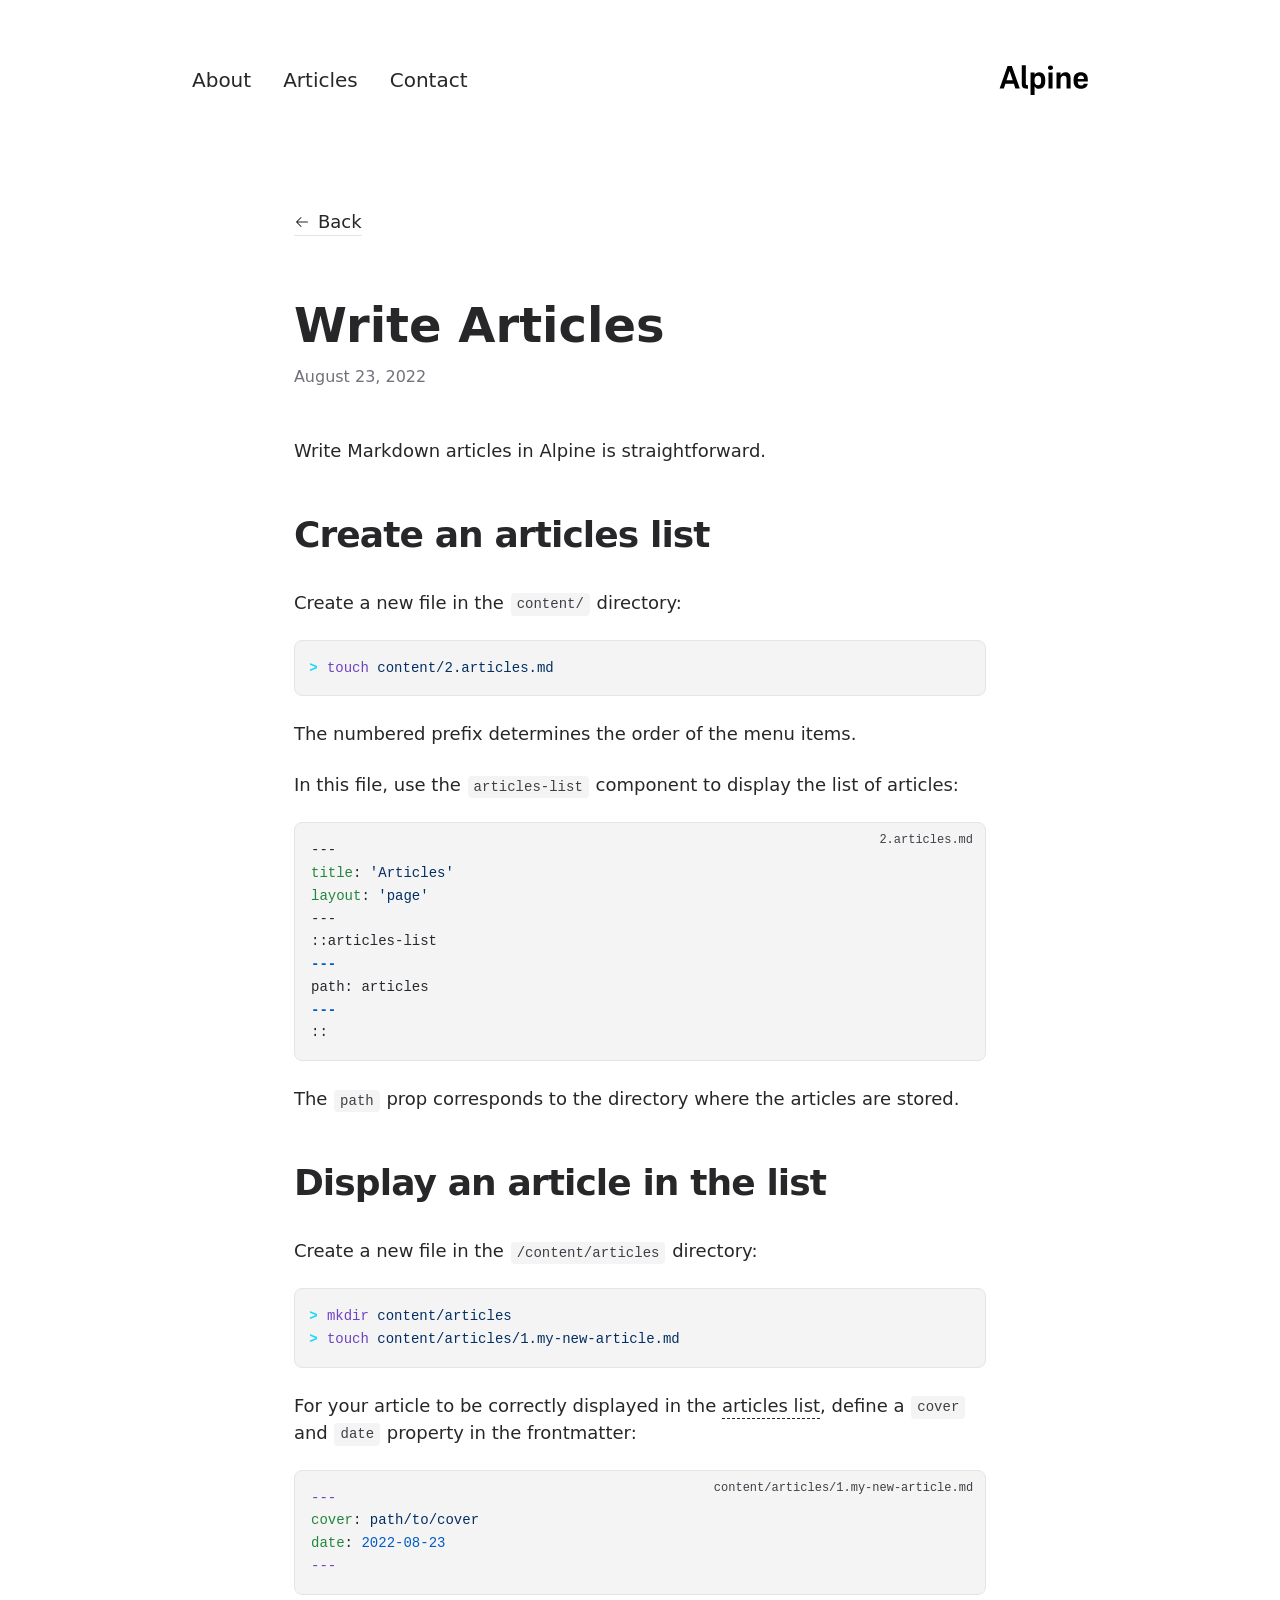
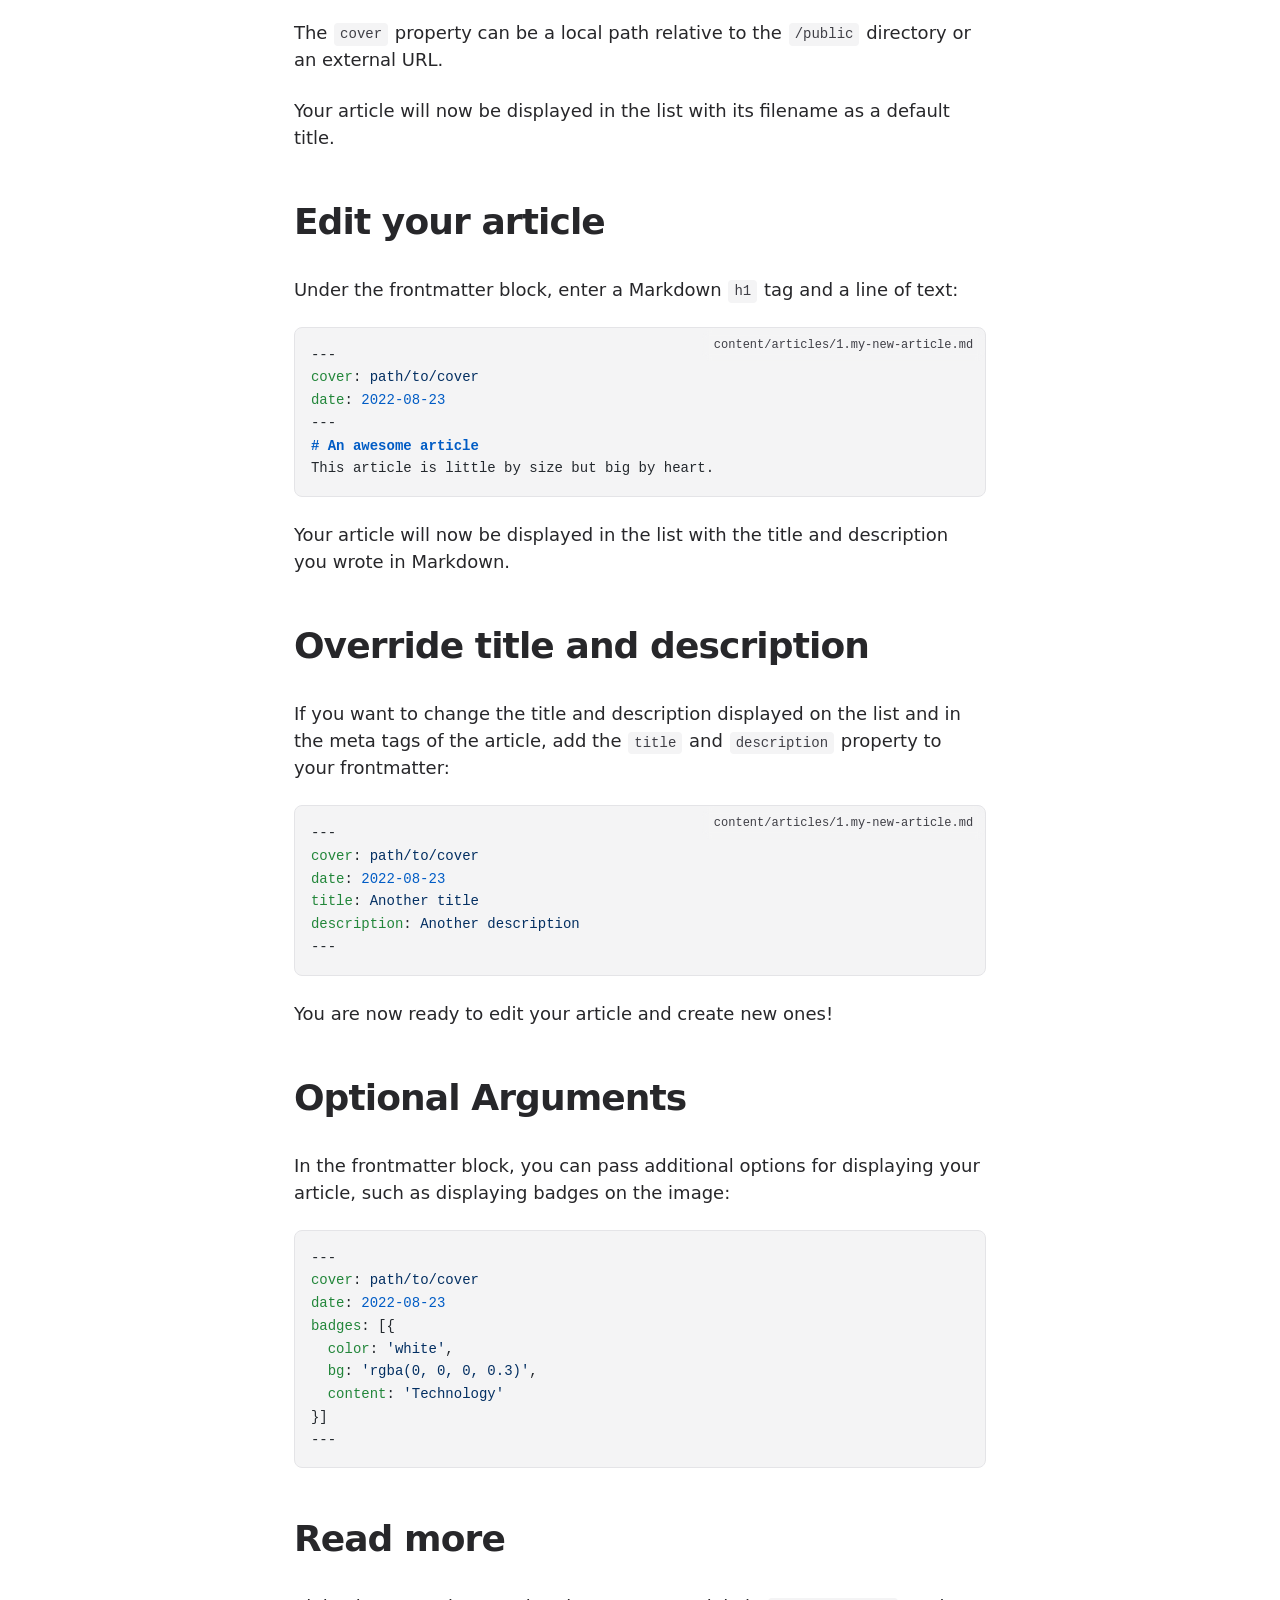
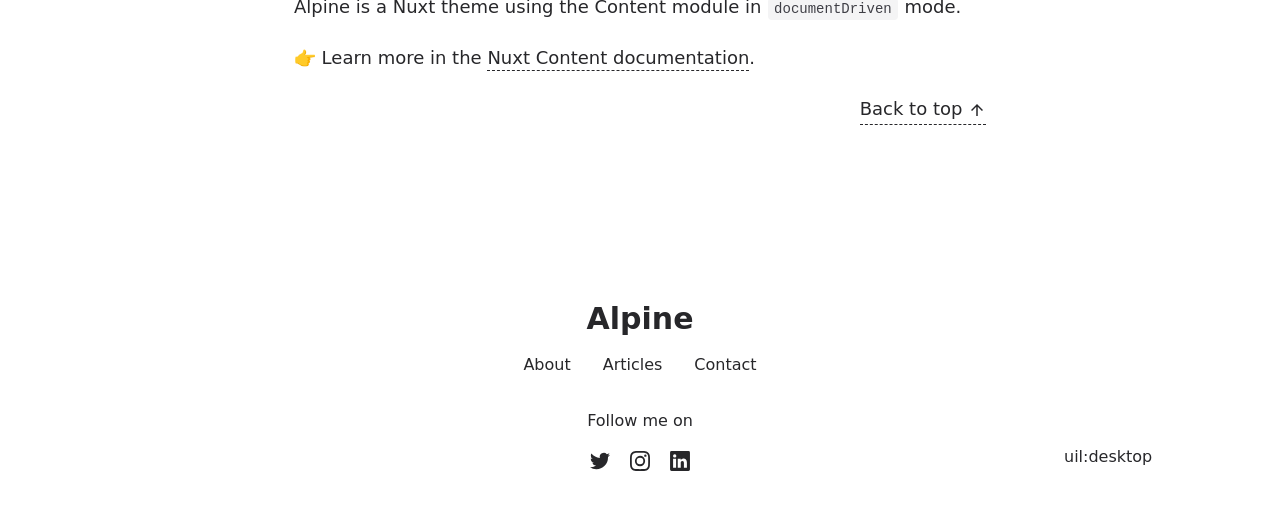
<file: articles/write-articles/index.html>
<!DOCTYPE html><html  lang="en"><head><meta charset="utf-8">
<meta name="viewport" content="width=device-width, initial-scale=1">
<title>Write Articles</title>
<meta name="twitter:card" content="summary_large_image">
<meta property="og:image:width" content="400">
<meta property="og:image:height" content="300">
<meta property="og:image:alt" content="An image showcasing my project.">
<meta property="og:title" content="Write Articles">
<meta name="description" content="Writing Markdown articles in Alpine is straightforward.">
<meta property="og:description" content="Writing Markdown articles in Alpine is straightforward.">
<meta property="og:image" content="/articles/write-articles.webp">
<link rel="preload" as="fetch" crossorigin="anonymous" href="/articles/write-articles/_payload.json">
<link rel="stylesheet" href="/_nuxt/entry.7Vrn0ubS.css">
<link rel="stylesheet" href="/_nuxt/DocumentDrivenNotFound.C8g71mmJ.css">
<link rel="stylesheet" href="/_nuxt/article.C9sW0jLt.css">
<link rel="stylesheet" href="/_nuxt/ProseA.YGWMwiFA.css">
<link rel="stylesheet" href="/_nuxt/ProseH1.DJokW3XI.css">
<link rel="stylesheet" href="/_nuxt/ProseP.g0acQw7p.css">
<link rel="stylesheet" href="/_nuxt/ProseCodeInline.D9aUD1TH.css">
<link rel="stylesheet" href="/_nuxt/ProsePre.CchFRBtv.css">
<link rel="stylesheet" href="/_nuxt/ProseCode.BD9wmH_O.css">
<link rel="stylesheet" href="/_nuxt/ProseH2.A4FE2MZA.css">
<link rel="modulepreload" as="script" crossorigin href="/_nuxt/BbwJIGPy.js">
<link rel="modulepreload" as="script" crossorigin href="/_nuxt/Bal-uBP8.js">
<link rel="modulepreload" as="script" crossorigin href="/_nuxt/32dcbOS1.js">
<link rel="modulepreload" as="script" crossorigin href="/_nuxt/Cqy5d7I3.js">
<link rel="modulepreload" as="script" crossorigin href="/_nuxt/Dsw7t3Ew.js">
<link rel="modulepreload" as="script" crossorigin href="/_nuxt/DGYFIL-i.js">
<link rel="modulepreload" as="script" crossorigin href="/_nuxt/Czk5hiTk.js">
<link rel="modulepreload" as="script" crossorigin href="/_nuxt/cYhf_T6l.js">
<link rel="modulepreload" as="script" crossorigin href="/_nuxt/D-94e3by.js">
<link rel="modulepreload" as="script" crossorigin href="/_nuxt/BcWussCh.js">
<link rel="modulepreload" as="script" crossorigin href="/_nuxt/DEqWvkes.js">
<link rel="modulepreload" as="script" crossorigin href="/_nuxt/C_7oVzze.js">
<link rel="modulepreload" as="script" crossorigin href="/_nuxt/IwORfomF.js">
<link rel="modulepreload" as="script" crossorigin href="/_nuxt/DbjG4fe1.js">
<link rel="modulepreload" as="script" crossorigin href="/_nuxt/C1nM9O6n.js">
<link rel="modulepreload" as="script" crossorigin href="/_nuxt/Hh7KWTP9.js">
<link rel="modulepreload" as="script" crossorigin href="/_nuxt/CDAQZmVI.js">
<link rel="prefetch" as="script" crossorigin href="/_nuxt/Cs7xZ1XJ.js">
<link rel="prefetch" as="script" crossorigin href="/_nuxt/DG7vpNmu.js">
<link rel="prefetch" as="script" crossorigin href="/_nuxt/CrLF2Im7.js">
<link rel="prefetch" as="style" href="/_nuxt/useStudio.DzA-IoZ4.css">
<link rel="prefetch" as="script" crossorigin href="/_nuxt/D1aOIyCP.js">
<link rel="prefetch" as="style" href="/_nuxt/error-404.D8uONj7L.css">
<link rel="prefetch" as="script" crossorigin href="/_nuxt/CySp-gjP.js">
<link rel="prefetch" as="style" href="/_nuxt/error-500.p7T9h8Pv.css">
<link rel="prefetch" as="script" crossorigin href="/_nuxt/C05odRAp.js">
<script type="module" src="/_nuxt/BbwJIGPy.js" crossorigin></script><style id="pinceau-runtime-hydratable">@media{.phy[--]{--puid:l42yhq-v;}.pv-TTXSXS{max-width:var(--elements-container-maxWidth);padding-left:var(--elements-container-padding-mobile);padding-right:var(--elements-container-padding-mobile);}@media (min-width: 475px){.pv-TTXSXS{padding-left:var(--elements-container-padding-xs);padding-right:var(--elements-container-padding-xs);}}@media (min-width: 640px){.pv-TTXSXS{padding-left:var(--elements-container-padding-sm);padding-right:var(--elements-container-padding-sm);}}@media (min-width: 768px){.pv-TTXSXS{padding-left:var(--elements-container-padding-md);padding-right:var(--elements-container-padding-md);}}} </style><style id="pinceau-theme">@media { :root {--pinceau-mq: initial; --alpine-readableLine: 68ch;--alpine-backdrop-backgroundColor: #f4f4f5b3;--prose-code-inline-padding: 0.2rem 0.375rem 0.2rem 0.375rem;--prose-code-block-backdropFilter: contrast(1);--prose-code-block-border-style: solid;--prose-code-block-border-width: 1px;--prose-tbody-tr-borderBottom-style: dashed;--prose-tbody-tr-borderBottom-width: 1px;--prose-th-textAlign: inherit;--prose-thead-borderBottom-style: solid;--prose-thead-borderBottom-width: 1px;--prose-thead-border-style: solid;--prose-thead-border-width: 0px;--prose-table-textAlign: start;--prose-hr-width: 1px;--prose-hr-style: solid;--prose-li-listStylePosition: outside;--prose-ol-li-markerColor: currentColor;--prose-ol-paddingInlineStart: 21px;--prose-ol-listStyleType: decimal;--prose-ul-li-markerColor: currentColor;--prose-ul-paddingInlineStart: 21px;--prose-ul-listStyleType: disc;--prose-blockquote-border-style: solid;--prose-blockquote-border-width: 4px;--prose-blockquote-quotes: '201C' '201D' '2018' '2019';--prose-blockquote-paddingInlineStart: 24px;--prose-a-code-color-hover: currentColor;--prose-a-code-color-static: currentColor;--prose-a-hasCode-borderBottom: none;--prose-a-border-distance: 2px;--prose-a-border-color-hover: currentColor;--prose-a-border-color-static: currentColor;--prose-a-border-style-hover: solid;--prose-a-border-style-static: dashed;--prose-a-border-width: 1px;--prose-a-color-static: inherit;--prose-a-textDecoration: none;--prose-h6-margin: 3rem 0 2rem;--prose-h5-margin: 3rem 0 2rem;--prose-h4-margin: 3rem 0 2rem;--prose-h3-margin: 3rem 0 2rem;--prose-h2-margin: 3rem 0 2rem;--prose-h1-margin: 0 0 2rem;--prose-p-fontSize: 18px;--typography-lead-loose: 2;--typography-lead-relaxed: 1.625;--typography-lead-normal: 1.5;--typography-lead-snug: 1.375;--typography-lead-tight: 1.25;--typography-lead-none: 1;--typography-lead-10: 2.5rem;--typography-lead-9: 2.25rem;--typography-lead-8: 2rem;--typography-lead-7: 1.75rem;--typography-lead-6: 1.5rem;--typography-lead-5: 1.25rem;--typography-lead-4: 1rem;--typography-lead-3: .75rem;--typography-lead-2: .5rem;--typography-lead-1: .025rem;--typography-fontWeight-black: 900;--typography-fontWeight-extrabold: 800;--typography-fontWeight-bold: 700;--typography-fontWeight-semibold: 600;--typography-fontWeight-medium: 500;--typography-fontWeight-normal: 400;--typography-fontWeight-light: 300;--typography-fontWeight-extralight: 200;--typography-fontWeight-thin: 100;--typography-fontSize-9xl: 128px;--typography-fontSize-8xl: 96px;--typography-fontSize-7xl: 72px;--typography-fontSize-6xl: 60px;--typography-fontSize-5xl: 48px;--typography-fontSize-4xl: 36px;--typography-fontSize-3xl: 30px;--typography-fontSize-2xl: 24px;--typography-fontSize-xl: 20px;--typography-fontSize-lg: 18px;--typography-fontSize-base: 16px;--typography-fontSize-sm: 14px;--typography-fontSize-xs: 12px;--typography-letterSpacing-wide: 0.025em;--typography-letterSpacing-tight: -0.025em;--typography-verticalMargin-base: 24px;--typography-verticalMargin-sm: 16px;--elements-border-secondary-hover: [object Object];--elements-backdrop-background: #fffc;--elements-backdrop-filter: saturate(200%) blur(20px);--elements-container-maxWidth: 64rem;--lead-loose: 2;--lead-relaxed: 1.625;--lead-normal: 1.5;--lead-snug: 1.375;--lead-tight: 1.25;--lead-none: 1;--lead-10: 2.5rem;--lead-9: 2.25rem;--lead-8: 2rem;--lead-7: 1.75rem;--lead-6: 1.5rem;--lead-5: 1.25rem;--lead-4: 1rem;--lead-3: .75rem;--lead-2: .5rem;--lead-1: .025rem;--letterSpacing-widest: 0.1em;--letterSpacing-wider: 0.05em;--letterSpacing-wide: 0.025em;--letterSpacing-normal: 0em;--letterSpacing-tight: -0.025em;--letterSpacing-tighter: -0.05em;--fontSize-9xl: 8rem;--fontSize-8xl: 6rem;--fontSize-7xl: 4.5rem;--fontSize-6xl: 3.75rem;--fontSize-5xl: 3rem;--fontSize-4xl: 2.25rem;--fontSize-3xl: 1.875rem;--fontSize-2xl: 1.5rem;--fontSize-xl: 1.25rem;--fontSize-lg: 1.125rem;--fontSize-base: 1rem;--fontSize-sm: 0.875rem;--fontSize-xs: 0.75rem;--fontWeight-black: 900;--fontWeight-extrabold: 800;--fontWeight-bold: 700;--fontWeight-semibold: 600;--fontWeight-medium: 500;--fontWeight-normal: 400;--fontWeight-light: 300;--fontWeight-extralight: 200;--fontWeight-thin: 100;--font-mono: ui-monospace, SFMono-Regular, Menlo, Monaco, Consolas, Liberation Mono, Courier New, monospace;--font-serif: ui-serif, Georgia, Cambria, Times New Roman, Times, serif;--font-sans: ui-sans-serif, system-ui, -apple-system, BlinkMacSystemFont, Segoe UI, Roboto, Helvetica Neue, Arial, Noto Sans, sans-serif, Apple Color Emoji, Segoe UI Emoji, Segoe UI Symbol, Noto Color Emoji;--opacity-total: 1;--opacity-high: 0.8;--opacity-medium: 0.5;--opacity-soft: 0.3;--opacity-light: 0.15;--opacity-bright: 0.1;--opacity-noOpacity: 0;--borderWidth-lg: 3px;--borderWidth-md: 2px;--borderWidth-sm: 1px;--borderWidth-noBorder: 0;--space-rem-875: 0.875rem;--space-rem-625: 0.625rem;--space-rem-375: 0.375rem;--space-rem-125: 0.125rem;--space-px: 1px;--space-128: 32rem;--space-96: 24rem;--space-80: 20rem;--space-72: 18rem;--space-64: 16rem;--space-60: 15rem;--space-56: 14rem;--space-52: 13rem;--space-48: 12rem;--space-44: 11rem;--space-40: 10rem;--space-36: 9rem;--space-32: 8rem;--space-28: 7rem;--space-24: 6rem;--space-20: 5rem;--space-16: 4rem;--space-14: 3.5rem;--space-12: 3rem;--space-11: 2.75rem;--space-10: 2.5rem;--space-9: 2.25rem;--space-8: 2rem;--space-7: 1.75rem;--space-6: 1.5rem;--space-5: 1.25rem;--space-4: 1rem;--space-3: 0.75rem;--space-2: 0.5rem;--space-1: 0.25rem;--space-0: 0px;--size-full: 100%;--size-7xl: 80rem;--size-6xl: 72rem;--size-5xl: 64rem;--size-4xl: 56rem;--size-3xl: 48rem;--size-2xl: 42rem;--size-xl: 36rem;--size-lg: 32rem;--size-md: 28rem;--size-sm: 24rem;--size-xs: 20rem;--size-200: 200px;--size-104: 104px;--size-80: 80px;--size-64: 64px;--size-56: 56px;--size-48: 48px;--size-40: 40px;--size-32: 32px;--size-24: 24px;--size-20: 20px;--size-16: 16px;--size-12: 12px;--size-8: 8px;--size-6: 6px;--size-4: 4px;--size-2: 2px;--size-0: 0px;--radii-full: 9999px;--radii-3xl: 1.75rem;--radii-2xl: 1.5rem;--radii-xl: 1rem;--radii-lg: 0.75rem;--radii-md: 0.5rem;--radii-sm: 0.375rem;--radii-xs: 0.25rem;--radii-2xs: 0.125rem;--radii-none: 0px;--shadow-none: 0px 0px 0px 0px transparent;--shadow-lg: 0px 10px 15px -3px #000000, 0px 4px 6px -4px #000000;--shadow-md: 0px 4px 6px -1px #000000, 0px 2px 4px -2px #000000;--shadow-sm: 0px 1px 3px 0px #000000, 0px 1px 2px -1px #000000;--shadow-xs: 0px 1px 2px 0px #000000;--height-screen: 100vh;--width-screen: 100vw;--color-primary-900: #002e38;--color-primary-800: #005c70;--color-primary-700: #008aa9;--color-primary-600: #00b9e1;--color-primary-500: #1ad6ff;--color-primary-400: #40ddff;--color-primary-300: #66e4ff;--color-primary-200: #8deaff;--color-primary-100: #b3f1ff;--color-primary-50: #d9f8ff;--color-ruby-900: #380011;--color-ruby-800: #700021;--color-ruby-700: #a90032;--color-ruby-600: #e10043;--color-ruby-500: #ff1a5e;--color-ruby-400: #ff4079;--color-ruby-300: #ff6694;--color-ruby-200: #ff8dae;--color-ruby-100: #ffb3c9;--color-ruby-50: #ffd9e4;--color-pink-900: #380025;--color-pink-800: #70004b;--color-pink-700: #a90070;--color-pink-600: #e10095;--color-pink-500: #ff1ab2;--color-pink-400: #ff40bf;--color-pink-300: #ff66cc;--color-pink-200: #ff8dd8;--color-pink-100: #ffb3e5;--color-pink-50: #ffd9f2;--color-purple-900: #190038;--color-purple-800: #330070;--color-purple-700: #4c00a9;--color-purple-600: #6500e1;--color-purple-500: #811aff;--color-purple-400: #9640ff;--color-purple-300: #ab66ff;--color-purple-200: #c08dff;--color-purple-100: #d5b3ff;--color-purple-50: #ead9ff;--color-royalblue-900: #0b0531;--color-royalblue-800: #160a62;--color-royalblue-700: #211093;--color-royalblue-600: #2c15c4;--color-royalblue-500: #4127e8;--color-royalblue-400: #614bec;--color-royalblue-300: #806ff0;--color-royalblue-200: #a093f3;--color-royalblue-100: #c0b7f7;--color-royalblue-50: #dfdbfb;--color-indigoblue-900: #001238;--color-indigoblue-800: #002370;--color-indigoblue-700: #0035a9;--color-indigoblue-600: #0047e1;--color-indigoblue-500: #1a62ff;--color-indigoblue-400: #407cff;--color-indigoblue-300: #6696ff;--color-indigoblue-200: #8db0ff;--color-indigoblue-100: #b3cbff;--color-indigoblue-50: #d9e5ff;--color-blue-900: #002438;--color-blue-800: #004870;--color-blue-700: #006ca9;--color-blue-600: #0090e1;--color-blue-500: #1aadff;--color-blue-400: #40bbff;--color-blue-300: #66c8ff;--color-blue-200: #8dd6ff;--color-blue-100: #b3e4ff;--color-blue-50: #d9f1ff;--color-lightblue-900: #002e38;--color-lightblue-800: #005c70;--color-lightblue-700: #008aa9;--color-lightblue-600: #00b9e1;--color-lightblue-500: #1ad6ff;--color-lightblue-400: #40ddff;--color-lightblue-300: #66e4ff;--color-lightblue-200: #8deaff;--color-lightblue-100: #b3f1ff;--color-lightblue-50: #d9f8ff;--color-teal-900: #062a28;--color-teal-800: #0b544f;--color-teal-700: #117d77;--color-teal-600: #16a79e;--color-teal-500: #1cd1c6;--color-teal-400: #36e4da;--color-teal-300: #5fe9e1;--color-teal-200: #87efe9;--color-teal-100: #aff4f0;--color-teal-50: #d7faf8;--color-pear-900: #2a2b09;--color-pear-800: #545512;--color-pear-700: #7e801b;--color-pear-600: #a8aa24;--color-pear-500: #d0d32f;--color-pear-400: #d8da52;--color-pear-300: #e0e274;--color-pear-200: #e8e997;--color-pear-100: #eff0ba;--color-pear-50: #f7f8dc;--color-red-900: #380300;--color-red-800: #700700;--color-red-700: #a90a00;--color-red-600: #e10e00;--color-red-500: #ff281a;--color-red-400: #ff4c40;--color-red-300: #ff7066;--color-red-200: #ff948d;--color-red-100: #ffb7b3;--color-red-50: #ffdbd9;--color-orange-900: #381800;--color-orange-800: #702f00;--color-orange-700: #a94700;--color-orange-600: #e15e00;--color-orange-500: #ff7a1a;--color-orange-400: #ff9040;--color-orange-300: #ffa666;--color-orange-200: #ffbd8d;--color-orange-100: #ffd3b3;--color-orange-50: #ffe9d9;--color-yellow-900: #362b03;--color-yellow-800: #6d5605;--color-yellow-700: #a38108;--color-yellow-600: #daac0a;--color-yellow-500: #f5c828;--color-yellow-400: #f7d14c;--color-yellow-300: #f8da70;--color-yellow-200: #fae393;--color-yellow-100: #fcedb7;--color-yellow-50: #fdf6db;--color-green-900: #003f25;--color-green-800: #005e38;--color-green-700: #007e4a;--color-green-600: #009d5d;--color-green-500: #00bd6f;--color-green-400: #00dc82;--color-green-300: #30ffaa;--color-green-200: #83ffcc;--color-green-100: #acffdd;--color-green-50: #d6ffee;--color-gray-900: #18181B;--color-gray-800: #27272A;--color-gray-700: #3f3f46;--color-gray-600: #52525B;--color-gray-500: #71717A;--color-gray-400: #a1a1aa;--color-gray-300: #D4d4d8;--color-gray-200: #e4e4e7;--color-gray-100: #f4f4f5;--color-gray-50: #fafafa;--color-black: #0c0c0d;--color-white: #FFFFFF;--media-portrait: only screen and (orientation: portrait);--media-landscape: only screen and (orientation: landscape);--media-rm: (prefers-reduced-motion: reduce);--media-2xl: (min-width: 1536px);--media-xl: (min-width: 1280px);--media-lg: (min-width: 1024px);--media-md: (min-width: 768px);--media-sm: (min-width: 640px);--media-xs: (min-width: 475px);--alpine-body-color: var(--color-gray-800);--alpine-body-backgroundColor: var(--color-white);--prose-code-inline-fontWeight: var(--typography-fontWeight-normal);--prose-code-inline-fontSize: var(--typography-fontSize-sm);--prose-code-inline-borderRadius: var(--radii-xs);--prose-code-block-pre-padding: var(--typography-verticalMargin-sm);--prose-code-block-margin: var(--typography-verticalMargin-base) 0;--prose-code-block-fontSize: var(--typography-fontSize-sm);--prose-tbody-code-inline-fontSize: var(--typography-fontSize-sm);--prose-tbody-td-padding: var(--typography-verticalMargin-sm);--prose-th-fontWeight: var(--typography-fontWeight-semibold);--prose-th-padding: 0 var(--typography-verticalMargin-sm) var(--typography-verticalMargin-sm) var(--typography-verticalMargin-sm);--prose-table-lineHeight: var(--typography-lead-6);--prose-table-fontSize: var(--typography-fontSize-sm);--prose-table-margin: var(--typography-verticalMargin-base) 0;--prose-hr-margin: var(--typography-verticalMargin-base) 0;--prose-li-margin: var(--typography-verticalMargin-sm) 0;--prose-ol-margin: var(--typography-verticalMargin-base) 0;--prose-ul-margin: var(--typography-verticalMargin-base) 0;--prose-blockquote-margin: var(--typography-verticalMargin-base) 0;--prose-a-code-border-style: var(--prose-a-border-style-static);--prose-a-code-border-width: var(--prose-a-border-width);--prose-a-fontWeight: var(--typography-fontWeight-medium);--prose-img-margin: var(--typography-verticalMargin-base) 0;--prose-strong-fontWeight: var(--typography-fontWeight-semibold);--prose-h6-iconSize: var(--typography-fontSize-base);--prose-h6-fontWeight: var(--typography-fontWeight-semibold);--prose-h6-lineHeight: var(--typography-lead-normal);--prose-h6-fontSize: var(--typography-fontSize-lg);--prose-h5-iconSize: var(--typography-fontSize-lg);--prose-h5-fontWeight: var(--typography-fontWeight-semibold);--prose-h5-lineHeight: var(--typography-lead-snug);--prose-h5-fontSize: var(--typography-fontSize-xl);--prose-h4-iconSize: var(--typography-fontSize-lg);--prose-h4-letterSpacing: var(--typography-letterSpacing-tight);--prose-h4-fontWeight: var(--typography-fontWeight-semibold);--prose-h4-lineHeight: var(--typography-lead-snug);--prose-h4-fontSize: var(--typography-fontSize-2xl);--prose-h3-iconSize: var(--typography-fontSize-xl);--prose-h3-letterSpacing: var(--typography-letterSpacing-tight);--prose-h3-fontWeight: var(--typography-fontWeight-semibold);--prose-h3-lineHeight: var(--typography-lead-snug);--prose-h3-fontSize: var(--typography-fontSize-3xl);--prose-h2-iconSize: var(--typography-fontSize-2xl);--prose-h2-letterSpacing: var(--typography-letterSpacing-tight);--prose-h2-fontWeight: var(--typography-fontWeight-semibold);--prose-h2-lineHeight: var(--typography-lead-tight);--prose-h2-fontSize: var(--typography-fontSize-4xl);--prose-h1-iconSize: var(--typography-fontSize-3xl);--prose-h1-letterSpacing: var(--typography-letterSpacing-tight);--prose-h1-fontWeight: var(--typography-fontWeight-bold);--prose-h1-lineHeight: var(--typography-lead-tight);--prose-h1-fontSize: var(--typography-fontSize-5xl);--prose-p-br-margin: var(--typography-verticalMargin-base) 0 0 0;--prose-p-margin: var(--typography-verticalMargin-base) 0;--prose-p-lineHeight: var(--typography-lead-normal);--typography-color-primary-900: var(--color-primary-900);--typography-color-primary-800: var(--color-primary-800);--typography-color-primary-700: var(--color-primary-700);--typography-color-primary-600: var(--color-primary-600);--typography-color-primary-500: var(--color-primary-500);--typography-color-primary-400: var(--color-primary-400);--typography-color-primary-300: var(--color-primary-300);--typography-color-primary-200: var(--color-primary-200);--typography-color-primary-100: var(--color-primary-100);--typography-color-primary-50: var(--color-primary-50);--typography-font-code: var(--font-mono);--typography-font-body: var(--font-sans);--typography-font-display: var(--font-sans);--typography-body-backgroundColor: var(--color-white);--typography-body-color: var(--color-black);--elements-state-danger-borderColor-secondary: var(--color-red-200);--elements-state-danger-borderColor-primary: var(--color-red-100);--elements-state-danger-backgroundColor-secondary: var(--color-red-100);--elements-state-danger-backgroundColor-primary: var(--color-red-50);--elements-state-danger-color-secondary: var(--color-red-600);--elements-state-danger-color-primary: var(--color-red-500);--elements-state-warning-borderColor-secondary: var(--color-yellow-200);--elements-state-warning-borderColor-primary: var(--color-yellow-100);--elements-state-warning-backgroundColor-secondary: var(--color-yellow-100);--elements-state-warning-backgroundColor-primary: var(--color-yellow-50);--elements-state-warning-color-secondary: var(--color-yellow-700);--elements-state-warning-color-primary: var(--color-yellow-600);--elements-state-success-borderColor-secondary: var(--color-green-200);--elements-state-success-borderColor-primary: var(--color-green-100);--elements-state-success-backgroundColor-secondary: var(--color-green-100);--elements-state-success-backgroundColor-primary: var(--color-green-50);--elements-state-success-color-secondary: var(--color-green-600);--elements-state-success-color-primary: var(--color-green-500);--elements-state-info-borderColor-secondary: var(--color-blue-200);--elements-state-info-borderColor-primary: var(--color-blue-100);--elements-state-info-backgroundColor-secondary: var(--color-blue-100);--elements-state-info-backgroundColor-primary: var(--color-blue-50);--elements-state-info-color-secondary: var(--color-blue-600);--elements-state-info-color-primary: var(--color-blue-500);--elements-state-primary-borderColor-secondary: var(--color-primary-200);--elements-state-primary-borderColor-primary: var(--color-primary-100);--elements-state-primary-backgroundColor-secondary: var(--color-primary-100);--elements-state-primary-backgroundColor-primary: var(--color-primary-50);--elements-state-primary-color-secondary: var(--color-primary-700);--elements-state-primary-color-primary: var(--color-primary-600);--elements-surface-secondary-backgroundColor: var(--color-gray-200);--elements-surface-primary-backgroundColor: var(--color-gray-100);--elements-surface-background-base: var(--color-gray-100);--elements-border-secondary-static: var(--color-gray-200);--elements-border-primary-hover: var(--color-gray-200);--elements-border-primary-static: var(--color-gray-100);--elements-container-padding-md: var(--space-16);--elements-container-padding-sm: var(--space-12);--elements-container-padding-xs: var(--space-8);--elements-container-padding-mobile: var(--space-6);--elements-text-secondary-color-hover: var(--color-gray-700);--elements-text-secondary-color-static: var(--color-gray-500);--elements-text-primary-color-static: var(--color-gray-900);--text-6xl-lineHeight: var(--lead-none);--text-6xl-fontSize: var(--fontSize-6xl);--text-5xl-lineHeight: var(--lead-none);--text-5xl-fontSize: var(--fontSize-5xl);--text-4xl-lineHeight: var(--lead-10);--text-4xl-fontSize: var(--fontSize-4xl);--text-3xl-lineHeight: var(--lead-9);--text-3xl-fontSize: var(--fontSize-3xl);--text-2xl-lineHeight: var(--lead-8);--text-2xl-fontSize: var(--fontSize-2xl);--text-xl-lineHeight: var(--lead-7);--text-xl-fontSize: var(--fontSize-xl);--text-lg-lineHeight: var(--lead-7);--text-lg-fontSize: var(--fontSize-lg);--text-base-lineHeight: var(--lead-6);--text-base-fontSize: var(--fontSize-base);--text-sm-lineHeight: var(--lead-5);--text-sm-fontSize: var(--fontSize-sm);--text-xs-lineHeight: var(--lead-4);--text-xs-fontSize: var(--fontSize-xs);--shadow-2xl: 0px 25px 50px -12px var(--color-gray-900);--shadow-xl: 0px 20px 25px -5px var(--color-gray-400), 0px 8px 10px -6px #000000;--color-secondary-900: var(--color-gray-900);--color-secondary-800: var(--color-gray-800);--color-secondary-700: var(--color-gray-700);--color-secondary-600: var(--color-gray-600);--color-secondary-500: var(--color-gray-500);--color-secondary-400: var(--color-gray-400);--color-secondary-300: var(--color-gray-300);--color-secondary-200: var(--color-gray-200);--color-secondary-100: var(--color-gray-100);--color-secondary-50: var(--color-gray-50);--prose-a-code-background-hover: var(--typography-color-primary-50);--prose-a-code-border-color-hover: var(--typography-color-primary-500);--prose-a-color-hover: var(--typography-color-primary-500);--typography-color-secondary-900: var(--color-secondary-900);--typography-color-secondary-800: var(--color-secondary-800);--typography-color-secondary-700: var(--color-secondary-700);--typography-color-secondary-600: var(--color-secondary-600);--typography-color-secondary-500: var(--color-secondary-500);--typography-color-secondary-400: var(--color-secondary-400);--typography-color-secondary-300: var(--color-secondary-300);--typography-color-secondary-200: var(--color-secondary-200);--typography-color-secondary-100: var(--color-secondary-100);--typography-color-secondary-50: var(--color-secondary-50);--prose-code-inline-backgroundColor: var(--typography-color-secondary-100);--prose-code-inline-color: var(--typography-color-secondary-700);--prose-code-block-backgroundColor: var(--typography-color-secondary-100);--prose-code-block-color: var(--typography-color-secondary-700);--prose-code-block-border-color: var(--typography-color-secondary-200);--prose-tbody-tr-borderBottom-color: var(--typography-color-secondary-200);--prose-th-color: var(--typography-color-secondary-600);--prose-thead-borderBottom-color: var(--typography-color-secondary-200);--prose-thead-border-color: var(--typography-color-secondary-300);--prose-hr-color: var(--typography-color-secondary-200);--prose-blockquote-border-color: var(--typography-color-secondary-200);--prose-blockquote-color: var(--typography-color-secondary-500);--prose-a-code-border-color-static: var(--typography-color-secondary-400); } }@media { :root.dark {--pinceau-mq: dark; --alpine-backdrop-backgroundColor: #18181bb3;--prose-code-block-backdropFilter: contrast(1);--prose-ol-li-markerColor: currentColor;--prose-ul-li-markerColor: currentColor;--prose-a-code-color-hover: currentColor;--prose-a-code-color-static: currentColor;--prose-a-border-color-hover: currentColor;--prose-a-border-color-static: currentColor;--prose-a-color-static: inherit;--elements-backdrop-background: #0c0d0ccc;--alpine-body-color: var(--color-gray-200);--alpine-body-backgroundColor: var(--color-black);--typography-body-backgroundColor: var(--color-black);--typography-body-color: var(--color-white);--elements-state-danger-borderColor-secondary: var(--color-red-700);--elements-state-danger-borderColor-primary: var(--color-red-800);--elements-state-danger-backgroundColor-secondary: var(--color-red-800);--elements-state-danger-backgroundColor-primary: var(--color-red-900);--elements-state-danger-color-secondary: var(--color-red-200);--elements-state-danger-color-primary: var(--color-red-300);--elements-state-warning-borderColor-secondary: var(--color-yellow-700);--elements-state-warning-borderColor-primary: var(--color-yellow-800);--elements-state-warning-backgroundColor-secondary: var(--color-yellow-800);--elements-state-warning-backgroundColor-primary: var(--color-yellow-900);--elements-state-warning-color-secondary: var(--color-yellow-200);--elements-state-warning-color-primary: var(--color-yellow-400);--elements-state-success-borderColor-secondary: var(--color-green-700);--elements-state-success-borderColor-primary: var(--color-green-800);--elements-state-success-backgroundColor-secondary: var(--color-green-800);--elements-state-success-backgroundColor-primary: var(--color-green-900);--elements-state-success-color-secondary: var(--color-green-200);--elements-state-success-color-primary: var(--color-green-400);--elements-state-info-borderColor-secondary: var(--color-blue-700);--elements-state-info-borderColor-primary: var(--color-blue-800);--elements-state-info-backgroundColor-secondary: var(--color-blue-800);--elements-state-info-backgroundColor-primary: var(--color-blue-900);--elements-state-info-color-secondary: var(--color-blue-200);--elements-state-info-color-primary: var(--color-blue-400);--elements-state-primary-borderColor-secondary: var(--color-primary-700);--elements-state-primary-borderColor-primary: var(--color-primary-800);--elements-state-primary-backgroundColor-secondary: var(--color-primary-800);--elements-state-primary-backgroundColor-primary: var(--color-primary-900);--elements-state-primary-color-secondary: var(--color-primary-200);--elements-state-primary-color-primary: var(--color-primary-400);--elements-surface-secondary-backgroundColor: var(--color-gray-800);--elements-surface-primary-backgroundColor: var(--color-gray-900);--elements-surface-background-base: var(--color-gray-900);--elements-border-secondary-static: var(--color-gray-800);--elements-border-primary-hover: var(--color-gray-800);--elements-border-primary-static: var(--color-gray-900);--elements-text-secondary-color-hover: var(--color-gray-200);--elements-text-secondary-color-static: var(--color-gray-400);--elements-text-primary-color-static: var(--color-gray-50);--prose-a-code-background-hover: var(--typography-color-primary-900);--prose-a-code-border-color-hover: var(--typography-color-primary-600);--prose-a-color-hover: var(--typography-color-primary-400);--prose-code-inline-backgroundColor: var(--typography-color-secondary-800);--prose-code-inline-color: var(--typography-color-secondary-200);--prose-code-block-backgroundColor: var(--typography-color-secondary-900);--prose-code-block-color: var(--typography-color-secondary-200);--prose-code-block-border-color: var(--typography-color-secondary-800);--prose-tbody-tr-borderBottom-color: var(--typography-color-secondary-800);--prose-th-color: var(--typography-color-secondary-400);--prose-thead-borderBottom-color: var(--typography-color-secondary-800);--prose-thead-border-color: var(--typography-color-secondary-600);--prose-hr-color: var(--typography-color-secondary-800);--prose-blockquote-border-color: var(--typography-color-secondary-700);--prose-blockquote-color: var(--typography-color-secondary-400);--prose-a-code-border-color-static: var(--typography-color-secondary-600); } }</style><script>"use strict";(()=>{const a=window,e=document.documentElement,m=["dark","light"],c=window&&window.localStorage&&window.localStorage.getItem&&window.localStorage.getItem("nuxt-color-mode")||"system";let n=c==="system"?d():c;const l=e.getAttribute("data-color-mode-forced");l&&(n=l),i(n),a["__NUXT_COLOR_MODE__"]={preference:c,value:n,getColorScheme:d,addColorScheme:i,removeColorScheme:f};function i(o){const t=""+o+"",s="";e.classList?e.classList.add(t):e.className+=" "+t,s&&e.setAttribute("data-"+s,o)}function f(o){const t=""+o+"",s="";e.classList?e.classList.remove(t):e.className=e.className.replace(new RegExp(t,"g"),""),s&&e.removeAttribute("data-"+s)}function r(o){return a.matchMedia("(prefers-color-scheme"+o+")")}function d(){if(a.matchMedia&&r("").media!=="not all"){for(const o of m)if(r(":"+o).matches)return o}return"light"}})();
</script></head><body><div id="__nuxt"><div class="container pv-TTXSXS pc-l42yhq app-layout" data-v-b7bf53a3 data-v-64547ddf><!--[--><div class="nuxt-progress" style="width:0%;height:3px;opacity:0;background-size:Infinity% auto;" data-v-b7bf53a3></div><header class="right" data-v-b7bf53a3 data-v-06827841><div class="menu" data-v-06827841><button aria-label="Navigation Menu" data-v-06827841><svg width="24" height="24" viewBox="0 0 68 68" fill="currentColor" xmlns="http://www.w3.org/2000/svg" data-v-06827841><path d="M8 34C8 32.1362 8 31.2044 8.30448 30.4693C8.71046 29.4892 9.48915 28.7105 10.4693 28.3045C11.2044 28 12.1362 28 14 28C15.8638 28 16.7956 28 17.5307 28.3045C18.5108 28.7105 19.2895 29.4892 19.6955 30.4693C20 31.2044 20 32.1362 20 34C20 35.8638 20 36.7956 19.6955 37.5307C19.2895 38.5108 18.5108 39.2895 17.5307 39.6955C16.7956 40 15.8638 40 14 40C12.1362 40 11.2044 40 10.4693 39.6955C9.48915 39.2895 8.71046 38.5108 8.30448 37.5307C8 36.7956 8 35.8638 8 34Z" data-v-06827841></path><path d="M28 34C28 32.1362 28 31.2044 28.3045 30.4693C28.7105 29.4892 29.4892 28.7105 30.4693 28.3045C31.2044 28 32.1362 28 34 28C35.8638 28 36.7956 28 37.5307 28.3045C38.5108 28.7105 39.2895 29.4892 39.6955 30.4693C40 31.2044 40 32.1362 40 34C40 35.8638 40 36.7956 39.6955 37.5307C39.2895 38.5108 38.5108 39.2895 37.5307 39.6955C36.7956 40 35.8638 40 34 40C32.1362 40 31.2044 40 30.4693 39.6955C29.4892 39.2895 28.7105 38.5108 28.3045 37.5307C28 36.7956 28 35.8638 28 34Z" data-v-06827841></path><path d="M48 34C48 32.1362 48 31.2044 48.3045 30.4693C48.7105 29.4892 49.4892 28.7105 50.4693 28.3045C51.2044 28 52.1362 28 54 28C55.8638 28 56.7956 28 57.5307 28.3045C58.5108 28.7105 59.2895 29.4892 59.6955 30.4693C60 31.2044 60 32.1362 60 34C60 35.8638 60 36.7956 59.6955 37.5307C59.2895 38.5108 58.5108 39.2895 57.5307 39.6955C56.7956 40 55.8638 40 54 40C52.1362 40 51.2044 40 50.4693 39.6955C49.4892 39.2895 48.7105 38.5108 48.3045 37.5307C48 36.7956 48 35.8638 48 34Z" data-v-06827841></path></svg></button></div><div class="overlay" data-v-06827841><nav data-v-06827841 data-v-4f0c583b><ul data-v-4f0c583b><!--[--><li data-v-4f0c583b><a href="/" class="" data-v-4f0c583b><span class="underline-fx" data-v-4f0c583b></span> About</a></li><li data-v-4f0c583b><a href="/articles" class="" data-v-4f0c583b><span class="underline-fx" data-v-4f0c583b></span> Articles</a></li><li data-v-4f0c583b><a href="/contact" class="" data-v-4f0c583b><span class="underline-fx" data-v-4f0c583b></span> Contact</a></li><!--]--></ul></nav></div><div class="logo" data-v-06827841><a href="/" class="" data-v-06827841><img src="/logo-dark.svg" class="dark-img" alt="alpine" width="89" height="31" data-v-06827841><img src="/logo.svg" class="light-img" alt="alpine" width="89" height="31" data-v-06827841></a></div><div class="main-nav" data-v-06827841><nav data-v-06827841 data-v-4f0c583b><ul data-v-4f0c583b><!--[--><li data-v-4f0c583b><a href="/" class="" data-v-4f0c583b><span class="underline-fx" data-v-4f0c583b></span> About</a></li><li data-v-4f0c583b><a href="/articles" class="" data-v-4f0c583b><span class="underline-fx" data-v-4f0c583b></span> Articles</a></li><li data-v-4f0c583b><a href="/contact" class="" data-v-4f0c583b><span class="underline-fx" data-v-4f0c583b></span> Contact</a></li><!--]--></ul></nav></div></header><!--[--><div class="document-driven-page"><article data-v-83330d1a><a href="/articles" class="back" data-v-83330d1a><svg xmlns="http://www.w3.org/2000/svg" xmlns:xlink="http://www.w3.org/1999/xlink" aria-hidden="true" role="img" class="icon" data-v-83330d1a style="" width="1em" height="1em" viewBox="0 0 256 256" data-v-bcfe47ef><path fill="currentColor" d="M224 128a8 8 0 0 1-8 8H59.31l58.35 58.34a8 8 0 0 1-11.32 11.32l-72-72a8 8 0 0 1 0-11.32l72-72a8 8 0 0 1 11.32 11.32L59.31 120H216a8 8 0 0 1 8 8"/></svg><span data-v-83330d1a> Back </span></a><header data-v-83330d1a><h1 class="title" data-v-83330d1a>Write Articles</h1><time datetime="2022-08-23T00:00:00.000Z" data-v-83330d1a>August 23, 2022</time></header><div class="prose" data-v-83330d1a><!--[--><div><h1 id="write-articles" data-v-8df3e33b><a aria-current="page" href="/articles/write-articles#write-articles" class="router-link-active router-link-exact-active" data-v-8df3e33b><!--[-->Write Articles<!--]--><!----></a></h1><p data-v-6d0871e8><!--[-->Write Markdown articles in Alpine is straightforward.<!--]--></p><h2 id="create-an-articles-list" data-v-28347064><a aria-current="page" href="/articles/write-articles#create-an-articles-list" class="router-link-active router-link-exact-active" data-v-28347064><!--[-->Create an articles list<!--]--><!----></a></h2><p data-v-6d0871e8><!--[-->Create a new file in the <code class="" data-v-9fec2c2f><!--[-->content/<!--]--></code> directory:<!--]--></p><div class="highlight-bash prose-code" meta data-v-fb7477de><!----><!--[--><pre class="language-bash shiki shiki-themes github-light github-dark" style=""><!--[--><code><span class="line" line="1"><span style="--shiki-default:#6F42C1;--shiki-dark:#B392F0">touch</span><span style="--shiki-default:#032F62;--shiki-dark:#9ECBFF"> content/2.articles.md
</span></span></code><!--]--></pre><!--]--><button class="copy-button" data-v-fb7477de data-v-76ed8fff><span class="sr-only" data-v-76ed8fff>Copy to clipboard</span><span class="icon-wrapper" data-v-76ed8fff><svg xmlns="http://www.w3.org/2000/svg" xmlns:xlink="http://www.w3.org/1999/xlink" aria-hidden="true" role="img" class="icon" data-v-76ed8fff style="" width="18px" height="18px" viewBox="0 0 256 256" data-v-bcfe47ef><path fill="currentColor" d="M216 32H88a8 8 0 0 0-8 8v40H40a8 8 0 0 0-8 8v128a8 8 0 0 0 8 8h128a8 8 0 0 0 8-8v-40h40a8 8 0 0 0 8-8V40a8 8 0 0 0-8-8m-56 176H48V96h112Zm48-48h-32V88a8 8 0 0 0-8-8H96V48h112Z"/></svg></span></button></div><p data-v-6d0871e8><!--[-->The numbered prefix determines the order of the menu items.<!--]--></p><p data-v-6d0871e8><!--[-->In this file, use the <code class="" data-v-9fec2c2f><!--[-->articles-list<!--]--></code> component to display the list of articles:<!--]--></p><div class="highlight-md prose-code" meta data-v-fb7477de><span class="filename" data-v-fb7477de>2.articles.md</span><!--[--><pre class="language-md shiki shiki-themes github-light github-dark" style=""><!--[--><code><span class="line" line="1"><span style="--shiki-default:#24292E;--shiki-dark:#E1E4E8">---
</span></span><span class="line" line="2"><span style="--shiki-default:#22863A;--shiki-dark:#85E89D">title</span><span style="--shiki-default:#24292E;--shiki-dark:#E1E4E8">: </span><span style="--shiki-default:#032F62;--shiki-dark:#9ECBFF">&#39;Articles&#39;
</span></span><span class="line" line="3"><span style="--shiki-default:#22863A;--shiki-dark:#85E89D">layout</span><span style="--shiki-default:#24292E;--shiki-dark:#E1E4E8">: </span><span style="--shiki-default:#032F62;--shiki-dark:#9ECBFF">&#39;page&#39;
</span></span><span class="line" line="4"><span style="--shiki-default:#24292E;--shiki-dark:#E1E4E8">---
</span></span><span class="line" line="5"><span style="--shiki-default:#24292E;--shiki-dark:#E1E4E8">::articles-list
</span></span><span class="line" line="6"><span style="--shiki-default:#005CC5;--shiki-dark:#79B8FF;--shiki-default-font-weight:bold;--shiki-dark-font-weight:bold">---
</span></span><span class="line" line="7"><span style="--shiki-default:#24292E;--shiki-dark:#E1E4E8">path: articles
</span></span><span class="line" line="8"><span style="--shiki-default:#005CC5;--shiki-dark:#79B8FF;--shiki-default-font-weight:bold;--shiki-dark-font-weight:bold">---
</span></span><span class="line" line="9"><span style="--shiki-default:#24292E;--shiki-dark:#E1E4E8">::
</span></span></code><!--]--></pre><!--]--><button class="copy-button" data-v-fb7477de data-v-76ed8fff><span class="sr-only" data-v-76ed8fff>Copy to clipboard</span><span class="icon-wrapper" data-v-76ed8fff><svg xmlns="http://www.w3.org/2000/svg" xmlns:xlink="http://www.w3.org/1999/xlink" aria-hidden="true" role="img" class="icon" data-v-76ed8fff style="" width="18px" height="18px" viewBox="0 0 256 256" data-v-bcfe47ef><path fill="currentColor" d="M216 32H88a8 8 0 0 0-8 8v40H40a8 8 0 0 0-8 8v128a8 8 0 0 0 8 8h128a8 8 0 0 0 8-8v-40h40a8 8 0 0 0 8-8V40a8 8 0 0 0-8-8m-56 176H48V96h112Zm48-48h-32V88a8 8 0 0 0-8-8H96V48h112Z"/></svg></span></button></div><p data-v-6d0871e8><!--[-->The <code class="" data-v-9fec2c2f><!--[-->path<!--]--></code> prop corresponds to the directory where the articles are stored.<!--]--></p><h2 id="display-an-article-in-the-list" data-v-28347064><a aria-current="page" href="/articles/write-articles#display-an-article-in-the-list" class="router-link-active router-link-exact-active" data-v-28347064><!--[-->Display an article in the list<!--]--><!----></a></h2><p data-v-6d0871e8><!--[-->Create a new file in the <code class="" data-v-9fec2c2f><!--[-->/content/articles<!--]--></code> directory:<!--]--></p><div class="highlight-bash prose-code" meta data-v-fb7477de><!----><!--[--><pre class="language-bash shiki shiki-themes github-light github-dark" style=""><!--[--><code><span class="line" line="1"><span style="--shiki-default:#6F42C1;--shiki-dark:#B392F0">mkdir</span><span style="--shiki-default:#032F62;--shiki-dark:#9ECBFF"> content/articles
</span></span><span class="line" line="2"><span style="--shiki-default:#6F42C1;--shiki-dark:#B392F0">touch</span><span style="--shiki-default:#032F62;--shiki-dark:#9ECBFF"> content/articles/1.my-new-article.md
</span></span></code><!--]--></pre><!--]--><button class="copy-button" data-v-fb7477de data-v-76ed8fff><span class="sr-only" data-v-76ed8fff>Copy to clipboard</span><span class="icon-wrapper" data-v-76ed8fff><svg xmlns="http://www.w3.org/2000/svg" xmlns:xlink="http://www.w3.org/1999/xlink" aria-hidden="true" role="img" class="icon" data-v-76ed8fff style="" width="18px" height="18px" viewBox="0 0 256 256" data-v-bcfe47ef><path fill="currentColor" d="M216 32H88a8 8 0 0 0-8 8v40H40a8 8 0 0 0-8 8v128a8 8 0 0 0 8 8h128a8 8 0 0 0 8-8v-40h40a8 8 0 0 0 8-8V40a8 8 0 0 0-8-8m-56 176H48V96h112Zm48-48h-32V88a8 8 0 0 0-8-8H96V48h112Z"/></svg></span></button></div><p data-v-6d0871e8><!--[-->For your article to be correctly displayed in the <a href="/articles" class="" data-v-e47b02ab><!--[-->articles list<!--]--></a>, define a <code class="" data-v-9fec2c2f><!--[-->cover<!--]--></code> and <code class="" data-v-9fec2c2f><!--[-->date<!--]--></code> property in the frontmatter:<!--]--></p><div class="highlight-yaml prose-code" meta data-v-fb7477de><span class="filename" data-v-fb7477de>content/articles/1.my-new-article.md</span><!--[--><pre class="language-yaml shiki shiki-themes github-light github-dark" style=""><!--[--><code><span class="line" line="1"><span style="--shiki-default:#6F42C1;--shiki-dark:#B392F0">---
</span></span><span class="line" line="2"><span style="--shiki-default:#22863A;--shiki-dark:#85E89D">cover</span><span style="--shiki-default:#24292E;--shiki-dark:#E1E4E8">: </span><span style="--shiki-default:#032F62;--shiki-dark:#9ECBFF">path/to/cover
</span></span><span class="line" line="3"><span style="--shiki-default:#22863A;--shiki-dark:#85E89D">date</span><span style="--shiki-default:#24292E;--shiki-dark:#E1E4E8">: </span><span style="--shiki-default:#005CC5;--shiki-dark:#79B8FF">2022-08-23
</span></span><span class="line" line="4"><span style="--shiki-default:#6F42C1;--shiki-dark:#B392F0">---
</span></span></code><!--]--></pre><!--]--><button class="copy-button" data-v-fb7477de data-v-76ed8fff><span class="sr-only" data-v-76ed8fff>Copy to clipboard</span><span class="icon-wrapper" data-v-76ed8fff><svg xmlns="http://www.w3.org/2000/svg" xmlns:xlink="http://www.w3.org/1999/xlink" aria-hidden="true" role="img" class="icon" data-v-76ed8fff style="" width="18px" height="18px" viewBox="0 0 256 256" data-v-bcfe47ef><path fill="currentColor" d="M216 32H88a8 8 0 0 0-8 8v40H40a8 8 0 0 0-8 8v128a8 8 0 0 0 8 8h128a8 8 0 0 0 8-8v-40h40a8 8 0 0 0 8-8V40a8 8 0 0 0-8-8m-56 176H48V96h112Zm48-48h-32V88a8 8 0 0 0-8-8H96V48h112Z"/></svg></span></button></div><p data-v-6d0871e8><!--[-->The <code class="" data-v-9fec2c2f><!--[-->cover<!--]--></code> property can be a local path relative to the <code class="" data-v-9fec2c2f><!--[-->/public<!--]--></code> directory or an external URL.<!--]--></p><p data-v-6d0871e8><!--[-->Your article will now be displayed in the list with its filename as a default title.<!--]--></p><h2 id="edit-your-article" data-v-28347064><a aria-current="page" href="/articles/write-articles#edit-your-article" class="router-link-active router-link-exact-active" data-v-28347064><!--[-->Edit your article<!--]--><!----></a></h2><p data-v-6d0871e8><!--[-->Under the frontmatter block, enter a Markdown <code class="" data-v-9fec2c2f><!--[-->h1<!--]--></code> tag and a line of text:<!--]--></p><div class="highlight-md prose-code" meta data-v-fb7477de><span class="filename" data-v-fb7477de>content/articles/1.my-new-article.md</span><!--[--><pre class="language-md shiki shiki-themes github-light github-dark" style=""><!--[--><code><span class="line" line="1"><span style="--shiki-default:#24292E;--shiki-dark:#E1E4E8">---
</span></span><span class="line" line="2"><span style="--shiki-default:#22863A;--shiki-dark:#85E89D">cover</span><span style="--shiki-default:#24292E;--shiki-dark:#E1E4E8">: </span><span style="--shiki-default:#032F62;--shiki-dark:#9ECBFF">path/to/cover
</span></span><span class="line" line="3"><span style="--shiki-default:#22863A;--shiki-dark:#85E89D">date</span><span style="--shiki-default:#24292E;--shiki-dark:#E1E4E8">: </span><span style="--shiki-default:#005CC5;--shiki-dark:#79B8FF">2022-08-23
</span></span><span class="line" line="4"><span style="--shiki-default:#24292E;--shiki-dark:#E1E4E8">---
</span></span><span class="line" line="5"><span style="--shiki-default:#005CC5;--shiki-dark:#79B8FF;--shiki-default-font-weight:bold;--shiki-dark-font-weight:bold"># An awesome article
</span></span><span class="line" line="6"><span style="--shiki-default:#24292E;--shiki-dark:#E1E4E8">This article is little by size but big by heart.
</span></span></code><!--]--></pre><!--]--><button class="copy-button" data-v-fb7477de data-v-76ed8fff><span class="sr-only" data-v-76ed8fff>Copy to clipboard</span><span class="icon-wrapper" data-v-76ed8fff><svg xmlns="http://www.w3.org/2000/svg" xmlns:xlink="http://www.w3.org/1999/xlink" aria-hidden="true" role="img" class="icon" data-v-76ed8fff style="" width="18px" height="18px" viewBox="0 0 256 256" data-v-bcfe47ef><path fill="currentColor" d="M216 32H88a8 8 0 0 0-8 8v40H40a8 8 0 0 0-8 8v128a8 8 0 0 0 8 8h128a8 8 0 0 0 8-8v-40h40a8 8 0 0 0 8-8V40a8 8 0 0 0-8-8m-56 176H48V96h112Zm48-48h-32V88a8 8 0 0 0-8-8H96V48h112Z"/></svg></span></button></div><p data-v-6d0871e8><!--[-->Your article will now be displayed in the list with the title and description you wrote in Markdown.<!--]--></p><h2 id="override-title-and-description" data-v-28347064><a aria-current="page" href="/articles/write-articles#override-title-and-description" class="router-link-active router-link-exact-active" data-v-28347064><!--[-->Override title and description<!--]--><!----></a></h2><p data-v-6d0871e8><!--[-->If you want to change the title and description displayed on the list and in the meta tags of the article, add the <code class="" data-v-9fec2c2f><!--[-->title<!--]--></code> and <code class="" data-v-9fec2c2f><!--[-->description<!--]--></code> property to your frontmatter:<!--]--></p><div class="highlight-md prose-code" meta data-v-fb7477de><span class="filename" data-v-fb7477de>content/articles/1.my-new-article.md</span><!--[--><pre class="language-md shiki shiki-themes github-light github-dark" style=""><!--[--><code><span class="line" line="1"><span style="--shiki-default:#24292E;--shiki-dark:#E1E4E8">---
</span></span><span class="line" line="2"><span style="--shiki-default:#22863A;--shiki-dark:#85E89D">cover</span><span style="--shiki-default:#24292E;--shiki-dark:#E1E4E8">: </span><span style="--shiki-default:#032F62;--shiki-dark:#9ECBFF">path/to/cover
</span></span><span class="line" line="3"><span style="--shiki-default:#22863A;--shiki-dark:#85E89D">date</span><span style="--shiki-default:#24292E;--shiki-dark:#E1E4E8">: </span><span style="--shiki-default:#005CC5;--shiki-dark:#79B8FF">2022-08-23
</span></span><span class="line" line="4"><span style="--shiki-default:#22863A;--shiki-dark:#85E89D">title</span><span style="--shiki-default:#24292E;--shiki-dark:#E1E4E8">: </span><span style="--shiki-default:#032F62;--shiki-dark:#9ECBFF">Another title
</span></span><span class="line" line="5"><span style="--shiki-default:#22863A;--shiki-dark:#85E89D">description</span><span style="--shiki-default:#24292E;--shiki-dark:#E1E4E8">: </span><span style="--shiki-default:#032F62;--shiki-dark:#9ECBFF">Another description
</span></span><span class="line" line="6"><span style="--shiki-default:#24292E;--shiki-dark:#E1E4E8">---
</span></span></code><!--]--></pre><!--]--><button class="copy-button" data-v-fb7477de data-v-76ed8fff><span class="sr-only" data-v-76ed8fff>Copy to clipboard</span><span class="icon-wrapper" data-v-76ed8fff><svg xmlns="http://www.w3.org/2000/svg" xmlns:xlink="http://www.w3.org/1999/xlink" aria-hidden="true" role="img" class="icon" data-v-76ed8fff style="" width="18px" height="18px" viewBox="0 0 256 256" data-v-bcfe47ef><path fill="currentColor" d="M216 32H88a8 8 0 0 0-8 8v40H40a8 8 0 0 0-8 8v128a8 8 0 0 0 8 8h128a8 8 0 0 0 8-8v-40h40a8 8 0 0 0 8-8V40a8 8 0 0 0-8-8m-56 176H48V96h112Zm48-48h-32V88a8 8 0 0 0-8-8H96V48h112Z"/></svg></span></button></div><p data-v-6d0871e8><!--[-->You are now ready to edit your article and create new ones!<!--]--></p><h2 id="optional-arguments" data-v-28347064><a aria-current="page" href="/articles/write-articles#optional-arguments" class="router-link-active router-link-exact-active" data-v-28347064><!--[-->Optional Arguments<!--]--><!----></a></h2><p data-v-6d0871e8><!--[-->In the frontmatter block, you can pass additional options for displaying your article, such as displaying badges on the image:<!--]--></p><div class="highlight-md prose-code" meta data-v-fb7477de><!----><!--[--><pre class="language-md shiki shiki-themes github-light github-dark" style=""><!--[--><code><span class="line" line="1"><span style="--shiki-default:#24292E;--shiki-dark:#E1E4E8">---
</span></span><span class="line" line="2"><span style="--shiki-default:#22863A;--shiki-dark:#85E89D">cover</span><span style="--shiki-default:#24292E;--shiki-dark:#E1E4E8">: </span><span style="--shiki-default:#032F62;--shiki-dark:#9ECBFF">path/to/cover
</span></span><span class="line" line="3"><span style="--shiki-default:#22863A;--shiki-dark:#85E89D">date</span><span style="--shiki-default:#24292E;--shiki-dark:#E1E4E8">: </span><span style="--shiki-default:#005CC5;--shiki-dark:#79B8FF">2022-08-23
</span></span><span class="line" line="4"><span style="--shiki-default:#22863A;--shiki-dark:#85E89D">badges</span><span style="--shiki-default:#24292E;--shiki-dark:#E1E4E8">: [{
</span></span><span class="line" line="5"><span style="--shiki-default:#22863A;--shiki-dark:#85E89D">  color</span><span style="--shiki-default:#24292E;--shiki-dark:#E1E4E8">: </span><span style="--shiki-default:#032F62;--shiki-dark:#9ECBFF">&#39;white&#39;</span><span style="--shiki-default:#24292E;--shiki-dark:#E1E4E8">,
</span></span><span class="line" line="6"><span style="--shiki-default:#22863A;--shiki-dark:#85E89D">  bg</span><span style="--shiki-default:#24292E;--shiki-dark:#E1E4E8">: </span><span style="--shiki-default:#032F62;--shiki-dark:#9ECBFF">&#39;rgba(0, 0, 0, 0.3)&#39;</span><span style="--shiki-default:#24292E;--shiki-dark:#E1E4E8">,
</span></span><span class="line" line="7"><span style="--shiki-default:#22863A;--shiki-dark:#85E89D">  content</span><span style="--shiki-default:#24292E;--shiki-dark:#E1E4E8">: </span><span style="--shiki-default:#032F62;--shiki-dark:#9ECBFF">&#39;Technology&#39;
</span></span><span class="line" line="8"><span style="--shiki-default:#24292E;--shiki-dark:#E1E4E8">}]
</span></span><span class="line" line="9"><span style="--shiki-default:#24292E;--shiki-dark:#E1E4E8">---
</span></span></code><!--]--></pre><!--]--><button class="copy-button" data-v-fb7477de data-v-76ed8fff><span class="sr-only" data-v-76ed8fff>Copy to clipboard</span><span class="icon-wrapper" data-v-76ed8fff><svg xmlns="http://www.w3.org/2000/svg" xmlns:xlink="http://www.w3.org/1999/xlink" aria-hidden="true" role="img" class="icon" data-v-76ed8fff style="" width="18px" height="18px" viewBox="0 0 256 256" data-v-bcfe47ef><path fill="currentColor" d="M216 32H88a8 8 0 0 0-8 8v40H40a8 8 0 0 0-8 8v128a8 8 0 0 0 8 8h128a8 8 0 0 0 8-8v-40h40a8 8 0 0 0 8-8V40a8 8 0 0 0-8-8m-56 176H48V96h112Zm48-48h-32V88a8 8 0 0 0-8-8H96V48h112Z"/></svg></span></button></div><h2 id="read-more" data-v-28347064><a aria-current="page" href="/articles/write-articles#read-more" class="router-link-active router-link-exact-active" data-v-28347064><!--[-->Read more<!--]--><!----></a></h2><p data-v-6d0871e8><!--[-->Alpine is a Nuxt theme using the Content module in <code class="" data-v-9fec2c2f><!--[-->documentDriven<!--]--></code> mode.<!--]--></p><p data-v-6d0871e8><!--[-->👉 Learn more in the <a href="https://content.nuxtjs.org/" rel="nofollow" data-v-e47b02ab><!--[-->Nuxt Content documentation<!--]--></a>.<!--]--></p><style>html .default .shiki span {color: var(--shiki-default);background: var(--shiki-default-bg);font-style: var(--shiki-default-font-style);font-weight: var(--shiki-default-font-weight);text-decoration: var(--shiki-default-text-decoration);}html .shiki span {color: var(--shiki-default);background: var(--shiki-default-bg);font-style: var(--shiki-default-font-style);font-weight: var(--shiki-default-font-weight);text-decoration: var(--shiki-default-text-decoration);}html .dark .shiki span {color: var(--shiki-dark);background: var(--shiki-dark-bg);font-style: var(--shiki-dark-font-style);font-weight: var(--shiki-dark-font-weight);text-decoration: var(--shiki-dark-text-decoration);}html.dark .shiki span {color: var(--shiki-dark);background: var(--shiki-dark-bg);font-style: var(--shiki-dark-font-style);font-weight: var(--shiki-dark-font-weight);text-decoration: var(--shiki-dark-text-decoration);}</style></div><!--]--><div class="back-to-top" data-v-83330d1a><a data-v-83330d1a data-v-e47b02ab><!--[-->Back to top <svg xmlns="http://www.w3.org/2000/svg" xmlns:xlink="http://www.w3.org/1999/xlink" aria-hidden="true" role="img" class="icon" data-v-83330d1a style="" width="1em" height="1em" viewBox="0 0 24 24" data-v-bcfe47ef><path fill="currentColor" d="M11 20V7.825l-5.6 5.6L4 12l8-8l8 8l-1.4 1.425l-5.6-5.6V20z"/></svg><!--]--></a></div></div></article></div><!--]--><footer class="center" data-v-b7bf53a3 data-v-75e7dcc6><a href="https://www.github.com/nuxt-themes/alpine" rel="noopener noreferrer" class="credits" data-v-75e7dcc6>Alpine</a><div class="navigation" data-v-75e7dcc6><nav data-v-75e7dcc6 data-v-4f0c583b><ul data-v-4f0c583b><!--[--><li data-v-4f0c583b><a href="/" class="" data-v-4f0c583b><span class="underline-fx" data-v-4f0c583b></span> About</a></li><li data-v-4f0c583b><a href="/articles" class="" data-v-4f0c583b><span class="underline-fx" data-v-4f0c583b></span> Articles</a></li><li data-v-4f0c583b><a href="/contact" class="" data-v-4f0c583b><span class="underline-fx" data-v-4f0c583b></span> Contact</a></li><!--]--></ul></nav></div><p class="message" data-v-75e7dcc6>Follow me on</p><div class="icons" data-v-75e7dcc6><div class="social" data-v-75e7dcc6><!--[--><a href="https://twitter.com/nuxtlabs" rel="noopener noreferrer" target="_blank" title="nuxtlabs" aria-label="nuxtlabs" data-v-5269168a><svg xmlns="http://www.w3.org/2000/svg" xmlns:xlink="http://www.w3.org/1999/xlink" aria-hidden="true" role="img" class="icon" data-v-5269168a style="" width="1em" height="1em" viewBox="0 0 24 24" data-v-bcfe47ef><path fill="currentColor" d="M22 5.8a8.49 8.49 0 0 1-2.36.64a4.13 4.13 0 0 0 1.81-2.27a8.21 8.21 0 0 1-2.61 1a4.1 4.1 0 0 0-7 3.74a11.64 11.64 0 0 1-8.45-4.29a4.16 4.16 0 0 0-.55 2.07a4.09 4.09 0 0 0 1.82 3.41a4.05 4.05 0 0 1-1.86-.51v.05a4.1 4.1 0 0 0 3.3 4a3.93 3.93 0 0 1-1.1.17a4.9 4.9 0 0 1-.77-.07a4.11 4.11 0 0 0 3.83 2.84A8.22 8.22 0 0 1 3 18.34a7.93 7.93 0 0 1-1-.06a11.57 11.57 0 0 0 6.29 1.85A11.59 11.59 0 0 0 20 8.45v-.53a8.43 8.43 0 0 0 2-2.12"/></svg></a><a href="https://instagram.com/atinuxt" rel="noopener noreferrer" target="_blank" title="atinuxt" aria-label="atinuxt" data-v-5269168a><svg xmlns="http://www.w3.org/2000/svg" xmlns:xlink="http://www.w3.org/1999/xlink" aria-hidden="true" role="img" class="icon" data-v-5269168a style="" width="1em" height="1em" viewBox="0 0 24 24" data-v-bcfe47ef><path fill="currentColor" d="M17.34 5.46a1.2 1.2 0 1 0 1.2 1.2a1.2 1.2 0 0 0-1.2-1.2m4.6 2.42a7.59 7.59 0 0 0-.46-2.43a4.94 4.94 0 0 0-1.16-1.77a4.7 4.7 0 0 0-1.77-1.15a7.3 7.3 0 0 0-2.43-.47C15.06 2 14.72 2 12 2s-3.06 0-4.12.06a7.3 7.3 0 0 0-2.43.47a4.78 4.78 0 0 0-1.77 1.15a4.7 4.7 0 0 0-1.15 1.77a7.3 7.3 0 0 0-.47 2.43C2 8.94 2 9.28 2 12s0 3.06.06 4.12a7.3 7.3 0 0 0 .47 2.43a4.7 4.7 0 0 0 1.15 1.77a4.78 4.78 0 0 0 1.77 1.15a7.3 7.3 0 0 0 2.43.47C8.94 22 9.28 22 12 22s3.06 0 4.12-.06a7.3 7.3 0 0 0 2.43-.47a4.7 4.7 0 0 0 1.77-1.15a4.85 4.85 0 0 0 1.16-1.77a7.59 7.59 0 0 0 .46-2.43c0-1.06.06-1.4.06-4.12s0-3.06-.06-4.12M20.14 16a5.61 5.61 0 0 1-.34 1.86a3.06 3.06 0 0 1-.75 1.15a3.19 3.19 0 0 1-1.15.75a5.61 5.61 0 0 1-1.86.34c-1 .05-1.37.06-4 .06s-3 0-4-.06a5.73 5.73 0 0 1-1.94-.3a3.27 3.27 0 0 1-1.1-.75a3 3 0 0 1-.74-1.15a5.54 5.54 0 0 1-.4-1.9c0-1-.06-1.37-.06-4s0-3 .06-4a5.54 5.54 0 0 1 .35-1.9A3 3 0 0 1 5 5a3.14 3.14 0 0 1 1.1-.8A5.73 5.73 0 0 1 8 3.86c1 0 1.37-.06 4-.06s3 0 4 .06a5.61 5.61 0 0 1 1.86.34a3.06 3.06 0 0 1 1.19.8a3.06 3.06 0 0 1 .75 1.1a5.61 5.61 0 0 1 .34 1.9c.05 1 .06 1.37.06 4s-.01 3-.06 4M12 6.87A5.13 5.13 0 1 0 17.14 12A5.12 5.12 0 0 0 12 6.87m0 8.46A3.33 3.33 0 1 1 15.33 12A3.33 3.33 0 0 1 12 15.33"/></svg></a><a href="https://www.linkedin.com/company/nuxtlabs" rel="noopener noreferrer" target="_blank" title="LinkedIn" aria-label="LinkedIn" data-v-5269168a><svg xmlns="http://www.w3.org/2000/svg" xmlns:xlink="http://www.w3.org/1999/xlink" aria-hidden="true" role="img" class="icon" data-v-5269168a style="" width="1em" height="1em" viewBox="0 0 24 24" data-v-bcfe47ef><path fill="currentColor" d="M20.47 2H3.53a1.45 1.45 0 0 0-1.47 1.43v17.14A1.45 1.45 0 0 0 3.53 22h16.94a1.45 1.45 0 0 0 1.47-1.43V3.43A1.45 1.45 0 0 0 20.47 2M8.09 18.74h-3v-9h3ZM6.59 8.48a1.56 1.56 0 1 1 0-3.12a1.57 1.57 0 1 1 0 3.12m12.32 10.26h-3v-4.83c0-1.21-.43-2-1.52-2A1.65 1.65 0 0 0 12.85 13a2 2 0 0 0-.1.73v5h-3v-9h3V11a3 3 0 0 1 2.71-1.5c2 0 3.45 1.29 3.45 4.06Z"/></svg></a><!--]--></div><div class="color-mode-switch" data-v-75e7dcc6><button aria-label="Color Mode" data-v-75e7dcc6 data-v-11d42263><span data-v-11d42263></span></button></div></div></footer><!--]--></div></div><div id="teleports"></div><script type="application/json" id="__NUXT_DATA__" data-ssr="true" data-src="/articles/write-articles/_payload.json">[{"state":1,"once":841,"_errors":843,"serverRendered":806,"path":7,"prerenderedAt":845},["Reactive",2],{"$sdd-pages":3,"$sdd-surrounds":780,"$sdd-globals":802,"$scolor-mode":804,"$sdd-navigation":807,"$sicons":825},["ShallowRef",4],["ShallowReactive",5],{"/articles/write-articles":6},{"_path":7,"_dir":8,"_draft":9,"_partial":9,"_locale":10,"title":11,"description":12,"cover":13,"date":14,"layout":15,"body":16,"_type":776,"_id":777,"_source":778,"_file":779,"_extension":105},"/articles/write-articles","articles",false,"","Write Articles","Writing Markdown articles in Alpine is straightforward.","/articles/write-articles.webp","2022-08-23T00:00:00.000Z","article",{"type":17,"children":18,"toc":768},"root",[19,27,33,40,54,82,87,100,209,222,228,239,271,301,358,377,382,388,400,467,472,478,497,580,585,591,596,728,734,747,762],{"type":20,"tag":21,"props":22,"children":24},"element","h1",{"id":23},"write-articles",[25],{"type":26,"value":11},"text",{"type":20,"tag":28,"props":29,"children":30},"p",{},[31],{"type":26,"value":32},"Write Markdown articles in Alpine is straightforward.",{"type":20,"tag":34,"props":35,"children":37},"h2",{"id":36},"create-an-articles-list",[38],{"type":26,"value":39},"Create an articles list",{"type":20,"tag":28,"props":41,"children":42},{},[43,45,52],{"type":26,"value":44},"Create a new file in the ",{"type":20,"tag":46,"props":47,"children":49},"code",{"className":48},[],[50],{"type":26,"value":51},"content/",{"type":26,"value":53}," directory:",{"type":20,"tag":55,"props":56,"children":60},"pre",{"className":57,"code":58,"language":59,"meta":10,"style":10},"language-bash shiki shiki-themes github-light github-dark","touch content/2.articles.md\n","bash",[61],{"type":20,"tag":46,"props":62,"children":63},{"__ignoreMap":10},[64],{"type":20,"tag":65,"props":66,"children":69},"span",{"class":67,"line":68},"line",1,[70,76],{"type":20,"tag":65,"props":71,"children":73},{"style":72},"--shiki-default:#6F42C1;--shiki-dark:#B392F0",[74],{"type":26,"value":75},"touch",{"type":20,"tag":65,"props":77,"children":79},{"style":78},"--shiki-default:#032F62;--shiki-dark:#9ECBFF",[80],{"type":26,"value":81}," content/2.articles.md\n",{"type":20,"tag":28,"props":83,"children":84},{},[85],{"type":26,"value":86},"The numbered prefix determines the order of the menu items.",{"type":20,"tag":28,"props":88,"children":89},{},[90,92,98],{"type":26,"value":91},"In this file, use the ",{"type":20,"tag":46,"props":93,"children":95},{"className":94},[],[96],{"type":26,"value":97},"articles-list",{"type":26,"value":99}," component to display the list of articles:",{"type":20,"tag":55,"props":101,"children":106},{"className":102,"code":103,"filename":104,"language":105,"meta":10,"style":10},"language-md shiki shiki-themes github-light github-dark","---\ntitle: 'Articles'\nlayout: 'page'\n---\n::articles-list\n---\npath: articles\n---\n::\n","2.articles.md","md",[107],{"type":20,"tag":46,"props":108,"children":109},{"__ignoreMap":10},[110,119,139,157,165,174,183,192,200],{"type":20,"tag":65,"props":111,"children":112},{"class":67,"line":68},[113],{"type":20,"tag":65,"props":114,"children":116},{"style":115},"--shiki-default:#24292E;--shiki-dark:#E1E4E8",[117],{"type":26,"value":118},"---\n",{"type":20,"tag":65,"props":120,"children":122},{"class":67,"line":121},2,[123,129,134],{"type":20,"tag":65,"props":124,"children":126},{"style":125},"--shiki-default:#22863A;--shiki-dark:#85E89D",[127],{"type":26,"value":128},"title",{"type":20,"tag":65,"props":130,"children":131},{"style":115},[132],{"type":26,"value":133},": ",{"type":20,"tag":65,"props":135,"children":136},{"style":78},[137],{"type":26,"value":138},"'Articles'\n",{"type":20,"tag":65,"props":140,"children":142},{"class":67,"line":141},3,[143,148,152],{"type":20,"tag":65,"props":144,"children":145},{"style":125},[146],{"type":26,"value":147},"layout",{"type":20,"tag":65,"props":149,"children":150},{"style":115},[151],{"type":26,"value":133},{"type":20,"tag":65,"props":153,"children":154},{"style":78},[155],{"type":26,"value":156},"'page'\n",{"type":20,"tag":65,"props":158,"children":160},{"class":67,"line":159},4,[161],{"type":20,"tag":65,"props":162,"children":163},{"style":115},[164],{"type":26,"value":118},{"type":20,"tag":65,"props":166,"children":168},{"class":67,"line":167},5,[169],{"type":20,"tag":65,"props":170,"children":171},{"style":115},[172],{"type":26,"value":173},"::articles-list\n",{"type":20,"tag":65,"props":175,"children":177},{"class":67,"line":176},6,[178],{"type":20,"tag":65,"props":179,"children":181},{"style":180},"--shiki-default:#005CC5;--shiki-dark:#79B8FF;--shiki-default-font-weight:bold;--shiki-dark-font-weight:bold",[182],{"type":26,"value":118},{"type":20,"tag":65,"props":184,"children":186},{"class":67,"line":185},7,[187],{"type":20,"tag":65,"props":188,"children":189},{"style":115},[190],{"type":26,"value":191},"path: articles\n",{"type":20,"tag":65,"props":193,"children":195},{"class":67,"line":194},8,[196],{"type":20,"tag":65,"props":197,"children":198},{"style":180},[199],{"type":26,"value":118},{"type":20,"tag":65,"props":201,"children":203},{"class":67,"line":202},9,[204],{"type":20,"tag":65,"props":205,"children":206},{"style":115},[207],{"type":26,"value":208},"::\n",{"type":20,"tag":28,"props":210,"children":211},{},[212,214,220],{"type":26,"value":213},"The ",{"type":20,"tag":46,"props":215,"children":217},{"className":216},[],[218],{"type":26,"value":219},"path",{"type":26,"value":221}," prop corresponds to the directory where the articles are stored.",{"type":20,"tag":34,"props":223,"children":225},{"id":224},"display-an-article-in-the-list",[226],{"type":26,"value":227},"Display an article in the list",{"type":20,"tag":28,"props":229,"children":230},{},[231,232,238],{"type":26,"value":44},{"type":20,"tag":46,"props":233,"children":235},{"className":234},[],[236],{"type":26,"value":237},"/content/articles",{"type":26,"value":53},{"type":20,"tag":55,"props":240,"children":242},{"className":57,"code":241,"language":59,"meta":10,"style":10},"mkdir content/articles\ntouch content/articles/1.my-new-article.md\n",[243],{"type":20,"tag":46,"props":244,"children":245},{"__ignoreMap":10},[246,259],{"type":20,"tag":65,"props":247,"children":248},{"class":67,"line":68},[249,254],{"type":20,"tag":65,"props":250,"children":251},{"style":72},[252],{"type":26,"value":253},"mkdir",{"type":20,"tag":65,"props":255,"children":256},{"style":78},[257],{"type":26,"value":258}," content/articles\n",{"type":20,"tag":65,"props":260,"children":261},{"class":67,"line":121},[262,266],{"type":20,"tag":65,"props":263,"children":264},{"style":72},[265],{"type":26,"value":75},{"type":20,"tag":65,"props":267,"children":268},{"style":78},[269],{"type":26,"value":270}," content/articles/1.my-new-article.md\n",{"type":20,"tag":28,"props":272,"children":273},{},[274,276,283,285,291,293,299],{"type":26,"value":275},"For your article to be correctly displayed in the ",{"type":20,"tag":277,"props":278,"children":280},"a",{"href":279},"/articles",[281],{"type":26,"value":282},"articles list",{"type":26,"value":284},", define a ",{"type":20,"tag":46,"props":286,"children":288},{"className":287},[],[289],{"type":26,"value":290},"cover",{"type":26,"value":292}," and ",{"type":20,"tag":46,"props":294,"children":296},{"className":295},[],[297],{"type":26,"value":298},"date",{"type":26,"value":300}," property in the frontmatter:",{"type":20,"tag":55,"props":302,"children":307},{"className":303,"code":304,"filename":305,"language":306,"meta":10,"style":10},"language-yaml shiki shiki-themes github-light github-dark","---\ncover: path/to/cover\ndate: 2022-08-23\n---\n","content/articles/1.my-new-article.md","yaml",[308],{"type":20,"tag":46,"props":309,"children":310},{"__ignoreMap":10},[311,318,334,351],{"type":20,"tag":65,"props":312,"children":313},{"class":67,"line":68},[314],{"type":20,"tag":65,"props":315,"children":316},{"style":72},[317],{"type":26,"value":118},{"type":20,"tag":65,"props":319,"children":320},{"class":67,"line":121},[321,325,329],{"type":20,"tag":65,"props":322,"children":323},{"style":125},[324],{"type":26,"value":290},{"type":20,"tag":65,"props":326,"children":327},{"style":115},[328],{"type":26,"value":133},{"type":20,"tag":65,"props":330,"children":331},{"style":78},[332],{"type":26,"value":333},"path/to/cover\n",{"type":20,"tag":65,"props":335,"children":336},{"class":67,"line":141},[337,341,345],{"type":20,"tag":65,"props":338,"children":339},{"style":125},[340],{"type":26,"value":298},{"type":20,"tag":65,"props":342,"children":343},{"style":115},[344],{"type":26,"value":133},{"type":20,"tag":65,"props":346,"children":348},{"style":347},"--shiki-default:#005CC5;--shiki-dark:#79B8FF",[349],{"type":26,"value":350},"2022-08-23\n",{"type":20,"tag":65,"props":352,"children":353},{"class":67,"line":159},[354],{"type":20,"tag":65,"props":355,"children":356},{"style":72},[357],{"type":26,"value":118},{"type":20,"tag":28,"props":359,"children":360},{},[361,362,367,369,375],{"type":26,"value":213},{"type":20,"tag":46,"props":363,"children":365},{"className":364},[],[366],{"type":26,"value":290},{"type":26,"value":368}," property can be a local path relative to the ",{"type":20,"tag":46,"props":370,"children":372},{"className":371},[],[373],{"type":26,"value":374},"/public",{"type":26,"value":376}," directory or an external URL.",{"type":20,"tag":28,"props":378,"children":379},{},[380],{"type":26,"value":381},"Your article will now be displayed in the list with its filename as a default title.",{"type":20,"tag":34,"props":383,"children":385},{"id":384},"edit-your-article",[386],{"type":26,"value":387},"Edit your article",{"type":20,"tag":28,"props":389,"children":390},{},[391,393,398],{"type":26,"value":392},"Under the frontmatter block, enter a Markdown ",{"type":20,"tag":46,"props":394,"children":396},{"className":395},[],[397],{"type":26,"value":21},{"type":26,"value":399}," tag and a line of text:",{"type":20,"tag":55,"props":401,"children":403},{"className":102,"code":402,"filename":305,"language":105,"meta":10,"style":10},"---\ncover: path/to/cover\ndate: 2022-08-23\n---\n# An awesome article\nThis article is little by size but big by heart.\n",[404],{"type":20,"tag":46,"props":405,"children":406},{"__ignoreMap":10},[407,414,429,444,451,459],{"type":20,"tag":65,"props":408,"children":409},{"class":67,"line":68},[410],{"type":20,"tag":65,"props":411,"children":412},{"style":115},[413],{"type":26,"value":118},{"type":20,"tag":65,"props":415,"children":416},{"class":67,"line":121},[417,421,425],{"type":20,"tag":65,"props":418,"children":419},{"style":125},[420],{"type":26,"value":290},{"type":20,"tag":65,"props":422,"children":423},{"style":115},[424],{"type":26,"value":133},{"type":20,"tag":65,"props":426,"children":427},{"style":78},[428],{"type":26,"value":333},{"type":20,"tag":65,"props":430,"children":431},{"class":67,"line":141},[432,436,440],{"type":20,"tag":65,"props":433,"children":434},{"style":125},[435],{"type":26,"value":298},{"type":20,"tag":65,"props":437,"children":438},{"style":115},[439],{"type":26,"value":133},{"type":20,"tag":65,"props":441,"children":442},{"style":347},[443],{"type":26,"value":350},{"type":20,"tag":65,"props":445,"children":446},{"class":67,"line":159},[447],{"type":20,"tag":65,"props":448,"children":449},{"style":115},[450],{"type":26,"value":118},{"type":20,"tag":65,"props":452,"children":453},{"class":67,"line":167},[454],{"type":20,"tag":65,"props":455,"children":456},{"style":180},[457],{"type":26,"value":458},"# An awesome article\n",{"type":20,"tag":65,"props":460,"children":461},{"class":67,"line":176},[462],{"type":20,"tag":65,"props":463,"children":464},{"style":115},[465],{"type":26,"value":466},"This article is little by size but big by heart.\n",{"type":20,"tag":28,"props":468,"children":469},{},[470],{"type":26,"value":471},"Your article will now be displayed in the list with the title and description you wrote in Markdown.",{"type":20,"tag":34,"props":473,"children":475},{"id":474},"override-title-and-description",[476],{"type":26,"value":477},"Override title and description",{"type":20,"tag":28,"props":479,"children":480},{},[481,483,488,489,495],{"type":26,"value":482},"If you want to change the title and description displayed on the list and in the meta tags of the article, add the ",{"type":20,"tag":46,"props":484,"children":486},{"className":485},[],[487],{"type":26,"value":128},{"type":26,"value":292},{"type":20,"tag":46,"props":490,"children":492},{"className":491},[],[493],{"type":26,"value":494},"description",{"type":26,"value":496}," property to your frontmatter:",{"type":20,"tag":55,"props":498,"children":500},{"className":102,"code":499,"filename":305,"language":105,"meta":10,"style":10},"---\ncover: path/to/cover\ndate: 2022-08-23\ntitle: Another title\ndescription: Another description\n---\n",[501],{"type":20,"tag":46,"props":502,"children":503},{"__ignoreMap":10},[504,511,526,541,557,573],{"type":20,"tag":65,"props":505,"children":506},{"class":67,"line":68},[507],{"type":20,"tag":65,"props":508,"children":509},{"style":115},[510],{"type":26,"value":118},{"type":20,"tag":65,"props":512,"children":513},{"class":67,"line":121},[514,518,522],{"type":20,"tag":65,"props":515,"children":516},{"style":125},[517],{"type":26,"value":290},{"type":20,"tag":65,"props":519,"children":520},{"style":115},[521],{"type":26,"value":133},{"type":20,"tag":65,"props":523,"children":524},{"style":78},[525],{"type":26,"value":333},{"type":20,"tag":65,"props":527,"children":528},{"class":67,"line":141},[529,533,537],{"type":20,"tag":65,"props":530,"children":531},{"style":125},[532],{"type":26,"value":298},{"type":20,"tag":65,"props":534,"children":535},{"style":115},[536],{"type":26,"value":133},{"type":20,"tag":65,"props":538,"children":539},{"style":347},[540],{"type":26,"value":350},{"type":20,"tag":65,"props":542,"children":543},{"class":67,"line":159},[544,548,552],{"type":20,"tag":65,"props":545,"children":546},{"style":125},[547],{"type":26,"value":128},{"type":20,"tag":65,"props":549,"children":550},{"style":115},[551],{"type":26,"value":133},{"type":20,"tag":65,"props":553,"children":554},{"style":78},[555],{"type":26,"value":556},"Another title\n",{"type":20,"tag":65,"props":558,"children":559},{"class":67,"line":167},[560,564,568],{"type":20,"tag":65,"props":561,"children":562},{"style":125},[563],{"type":26,"value":494},{"type":20,"tag":65,"props":565,"children":566},{"style":115},[567],{"type":26,"value":133},{"type":20,"tag":65,"props":569,"children":570},{"style":78},[571],{"type":26,"value":572},"Another description\n",{"type":20,"tag":65,"props":574,"children":575},{"class":67,"line":176},[576],{"type":20,"tag":65,"props":577,"children":578},{"style":115},[579],{"type":26,"value":118},{"type":20,"tag":28,"props":581,"children":582},{},[583],{"type":26,"value":584},"You are now ready to edit your article and create new ones!",{"type":20,"tag":34,"props":586,"children":588},{"id":587},"optional-arguments",[589],{"type":26,"value":590},"Optional Arguments",{"type":20,"tag":28,"props":592,"children":593},{},[594],{"type":26,"value":595},"In the frontmatter block, you can pass additional options for displaying your article, such as displaying badges on the image:",{"type":20,"tag":55,"props":597,"children":599},{"className":102,"code":598,"language":105,"meta":10,"style":10},"---\ncover: path/to/cover\ndate: 2022-08-23\nbadges: [{\n  color: 'white',\n  bg: 'rgba(0, 0, 0, 0.3)',\n  content: 'Technology'\n}]\n---\n",[600],{"type":20,"tag":46,"props":601,"children":602},{"__ignoreMap":10},[603,610,625,640,653,675,696,713,721],{"type":20,"tag":65,"props":604,"children":605},{"class":67,"line":68},[606],{"type":20,"tag":65,"props":607,"children":608},{"style":115},[609],{"type":26,"value":118},{"type":20,"tag":65,"props":611,"children":612},{"class":67,"line":121},[613,617,621],{"type":20,"tag":65,"props":614,"children":615},{"style":125},[616],{"type":26,"value":290},{"type":20,"tag":65,"props":618,"children":619},{"style":115},[620],{"type":26,"value":133},{"type":20,"tag":65,"props":622,"children":623},{"style":78},[624],{"type":26,"value":333},{"type":20,"tag":65,"props":626,"children":627},{"class":67,"line":141},[628,632,636],{"type":20,"tag":65,"props":629,"children":630},{"style":125},[631],{"type":26,"value":298},{"type":20,"tag":65,"props":633,"children":634},{"style":115},[635],{"type":26,"value":133},{"type":20,"tag":65,"props":637,"children":638},{"style":347},[639],{"type":26,"value":350},{"type":20,"tag":65,"props":641,"children":642},{"class":67,"line":159},[643,648],{"type":20,"tag":65,"props":644,"children":645},{"style":125},[646],{"type":26,"value":647},"badges",{"type":20,"tag":65,"props":649,"children":650},{"style":115},[651],{"type":26,"value":652},": [{\n",{"type":20,"tag":65,"props":654,"children":655},{"class":67,"line":167},[656,661,665,670],{"type":20,"tag":65,"props":657,"children":658},{"style":125},[659],{"type":26,"value":660},"  color",{"type":20,"tag":65,"props":662,"children":663},{"style":115},[664],{"type":26,"value":133},{"type":20,"tag":65,"props":666,"children":667},{"style":78},[668],{"type":26,"value":669},"'white'",{"type":20,"tag":65,"props":671,"children":672},{"style":115},[673],{"type":26,"value":674},",\n",{"type":20,"tag":65,"props":676,"children":677},{"class":67,"line":176},[678,683,687,692],{"type":20,"tag":65,"props":679,"children":680},{"style":125},[681],{"type":26,"value":682},"  bg",{"type":20,"tag":65,"props":684,"children":685},{"style":115},[686],{"type":26,"value":133},{"type":20,"tag":65,"props":688,"children":689},{"style":78},[690],{"type":26,"value":691},"'rgba(0, 0, 0, 0.3)'",{"type":20,"tag":65,"props":693,"children":694},{"style":115},[695],{"type":26,"value":674},{"type":20,"tag":65,"props":697,"children":698},{"class":67,"line":185},[699,704,708],{"type":20,"tag":65,"props":700,"children":701},{"style":125},[702],{"type":26,"value":703},"  content",{"type":20,"tag":65,"props":705,"children":706},{"style":115},[707],{"type":26,"value":133},{"type":20,"tag":65,"props":709,"children":710},{"style":78},[711],{"type":26,"value":712},"'Technology'\n",{"type":20,"tag":65,"props":714,"children":715},{"class":67,"line":194},[716],{"type":20,"tag":65,"props":717,"children":718},{"style":115},[719],{"type":26,"value":720},"}]\n",{"type":20,"tag":65,"props":722,"children":723},{"class":67,"line":202},[724],{"type":20,"tag":65,"props":725,"children":726},{"style":115},[727],{"type":26,"value":118},{"type":20,"tag":34,"props":729,"children":731},{"id":730},"read-more",[732],{"type":26,"value":733},"Read more",{"type":20,"tag":28,"props":735,"children":736},{},[737,739,745],{"type":26,"value":738},"Alpine is a Nuxt theme using the Content module in ",{"type":20,"tag":46,"props":740,"children":742},{"className":741},[],[743],{"type":26,"value":744},"documentDriven",{"type":26,"value":746}," mode.",{"type":20,"tag":28,"props":748,"children":749},{},[750,752,760],{"type":26,"value":751},"👉 Learn more in the ",{"type":20,"tag":277,"props":753,"children":757},{"href":754,"rel":755},"https://content.nuxtjs.org/",[756],"nofollow",[758],{"type":26,"value":759},"Nuxt Content documentation",{"type":26,"value":761},".",{"type":20,"tag":763,"props":764,"children":765},"style",{},[766],{"type":26,"value":767},"html .default .shiki span {color: var(--shiki-default);background: var(--shiki-default-bg);font-style: var(--shiki-default-font-style);font-weight: var(--shiki-default-font-weight);text-decoration: var(--shiki-default-text-decoration);}html .shiki span {color: var(--shiki-default);background: var(--shiki-default-bg);font-style: var(--shiki-default-font-style);font-weight: var(--shiki-default-font-weight);text-decoration: var(--shiki-default-text-decoration);}html .dark .shiki span {color: var(--shiki-dark);background: var(--shiki-dark-bg);font-style: var(--shiki-dark-font-style);font-weight: var(--shiki-dark-font-weight);text-decoration: var(--shiki-dark-text-decoration);}html.dark .shiki span {color: var(--shiki-dark);background: var(--shiki-dark-bg);font-style: var(--shiki-dark-font-style);font-weight: var(--shiki-dark-font-weight);text-decoration: var(--shiki-dark-text-decoration);}",{"title":10,"searchDepth":121,"depth":121,"links":769},[770,771,772,773,774,775],{"id":36,"depth":121,"text":39},{"id":224,"depth":121,"text":227},{"id":384,"depth":121,"text":387},{"id":474,"depth":121,"text":477},{"id":587,"depth":121,"text":590},{"id":730,"depth":121,"text":733},"markdown","content:articles:3.write-articles.md","content","articles/3.write-articles.md",["ShallowRef",781],["ShallowReactive",782],{"/articles/write-articles":783},[784,795],{"_path":785,"_dir":8,"_draft":9,"_partial":9,"_locale":10,"title":786,"description":787,"cover":788,"author":789,"date":14,"layout":15,"_type":776,"_id":793,"_source":778,"_file":794,"_extension":105},"/articles/configure","Configure Alpine","Learn how to configure Alpine with the app.config.ts file.","/articles/configure-alpine.webp",{"name":790,"avatarUrl":791,"link":792},"Clément Ollivier","https://pbs.twimg.com/profile_images/1370286658432724996/ZMSDzzIi_400x400.jpg","https://twitter.com/clemcodes","content:articles:2.configure.md","articles/2.configure.md",{"_path":796,"_dir":8,"_draft":9,"_partial":9,"_locale":10,"title":797,"description":798,"cover":799,"date":14,"layout":15,"_type":776,"_id":800,"_source":778,"_file":801,"_extension":105},"/articles/design-tokens","Customize Alpine","Leverage the tokens.config.ts to give your identity to Alpine.","/articles/design-tokens.webp","content:articles:4.design-tokens.md","articles/4.design-tokens.md",["ShallowRef",803],{},{"preference":805,"value":805,"unknown":806,"forced":9},"system",true,[808,812,822],{"title":809,"_path":810,"layout":811},"About","/","default",{"title":813,"_path":279,"children":814,"layout":821},"Articles",[815,818,819,820],{"title":816,"_path":817,"layout":15},"Get started with Alpine","/articles/get-started",{"title":786,"_path":785,"layout":15},{"title":11,"_path":7,"layout":15},{"title":797,"_path":796,"layout":15},"page",{"title":823,"_path":824,"layout":811},"Contact","/contact",{"uil:twitter":826,"uil:instagram":830,"uil:linkedin":832,"material-symbols:arrow-upward":834,"ph:arrow-left":836,"ph:copy":839},{"left":827,"top":827,"width":828,"height":828,"rotate":827,"vFlip":9,"hFlip":9,"body":829},0,24,"\u003Cpath fill=\"currentColor\" d=\"M22 5.8a8.49 8.49 0 0 1-2.36.64a4.13 4.13 0 0 0 1.81-2.27a8.21 8.21 0 0 1-2.61 1a4.1 4.1 0 0 0-7 3.74a11.64 11.64 0 0 1-8.45-4.29a4.16 4.16 0 0 0-.55 2.07a4.09 4.09 0 0 0 1.82 3.41a4.05 4.05 0 0 1-1.86-.51v.05a4.1 4.1 0 0 0 3.3 4a3.93 3.93 0 0 1-1.1.17a4.9 4.9 0 0 1-.77-.07a4.11 4.11 0 0 0 3.83 2.84A8.22 8.22 0 0 1 3 18.34a7.93 7.93 0 0 1-1-.06a11.57 11.57 0 0 0 6.29 1.85A11.59 11.59 0 0 0 20 8.45v-.53a8.43 8.43 0 0 0 2-2.12\"/>",{"left":827,"top":827,"width":828,"height":828,"rotate":827,"vFlip":9,"hFlip":9,"body":831},"\u003Cpath fill=\"currentColor\" d=\"M17.34 5.46a1.2 1.2 0 1 0 1.2 1.2a1.2 1.2 0 0 0-1.2-1.2m4.6 2.42a7.59 7.59 0 0 0-.46-2.43a4.94 4.94 0 0 0-1.16-1.77a4.7 4.7 0 0 0-1.77-1.15a7.3 7.3 0 0 0-2.43-.47C15.06 2 14.72 2 12 2s-3.06 0-4.12.06a7.3 7.3 0 0 0-2.43.47a4.78 4.78 0 0 0-1.77 1.15a4.7 4.7 0 0 0-1.15 1.77a7.3 7.3 0 0 0-.47 2.43C2 8.94 2 9.28 2 12s0 3.06.06 4.12a7.3 7.3 0 0 0 .47 2.43a4.7 4.7 0 0 0 1.15 1.77a4.78 4.78 0 0 0 1.77 1.15a7.3 7.3 0 0 0 2.43.47C8.94 22 9.28 22 12 22s3.06 0 4.12-.06a7.3 7.3 0 0 0 2.43-.47a4.7 4.7 0 0 0 1.77-1.15a4.85 4.85 0 0 0 1.16-1.77a7.59 7.59 0 0 0 .46-2.43c0-1.06.06-1.4.06-4.12s0-3.06-.06-4.12M20.14 16a5.61 5.61 0 0 1-.34 1.86a3.06 3.06 0 0 1-.75 1.15a3.19 3.19 0 0 1-1.15.75a5.61 5.61 0 0 1-1.86.34c-1 .05-1.37.06-4 .06s-3 0-4-.06a5.73 5.73 0 0 1-1.94-.3a3.27 3.27 0 0 1-1.1-.75a3 3 0 0 1-.74-1.15a5.54 5.54 0 0 1-.4-1.9c0-1-.06-1.37-.06-4s0-3 .06-4a5.54 5.54 0 0 1 .35-1.9A3 3 0 0 1 5 5a3.14 3.14 0 0 1 1.1-.8A5.73 5.73 0 0 1 8 3.86c1 0 1.37-.06 4-.06s3 0 4 .06a5.61 5.61 0 0 1 1.86.34a3.06 3.06 0 0 1 1.19.8a3.06 3.06 0 0 1 .75 1.1a5.61 5.61 0 0 1 .34 1.9c.05 1 .06 1.37.06 4s-.01 3-.06 4M12 6.87A5.13 5.13 0 1 0 17.14 12A5.12 5.12 0 0 0 12 6.87m0 8.46A3.33 3.33 0 1 1 15.33 12A3.33 3.33 0 0 1 12 15.33\"/>",{"left":827,"top":827,"width":828,"height":828,"rotate":827,"vFlip":9,"hFlip":9,"body":833},"\u003Cpath fill=\"currentColor\" d=\"M20.47 2H3.53a1.45 1.45 0 0 0-1.47 1.43v17.14A1.45 1.45 0 0 0 3.53 22h16.94a1.45 1.45 0 0 0 1.47-1.43V3.43A1.45 1.45 0 0 0 20.47 2M8.09 18.74h-3v-9h3ZM6.59 8.48a1.56 1.56 0 1 1 0-3.12a1.57 1.57 0 1 1 0 3.12m12.32 10.26h-3v-4.83c0-1.21-.43-2-1.52-2A1.65 1.65 0 0 0 12.85 13a2 2 0 0 0-.1.73v5h-3v-9h3V11a3 3 0 0 1 2.71-1.5c2 0 3.45 1.29 3.45 4.06Z\"/>",{"left":827,"top":827,"width":828,"height":828,"rotate":827,"vFlip":9,"hFlip":9,"body":835},"\u003Cpath fill=\"currentColor\" d=\"M11 20V7.825l-5.6 5.6L4 12l8-8l8 8l-1.4 1.425l-5.6-5.6V20z\"/>",{"left":827,"top":827,"width":837,"height":837,"rotate":827,"vFlip":9,"hFlip":9,"body":838},256,"\u003Cpath fill=\"currentColor\" d=\"M224 128a8 8 0 0 1-8 8H59.31l58.35 58.34a8 8 0 0 1-11.32 11.32l-72-72a8 8 0 0 1 0-11.32l72-72a8 8 0 0 1 11.32 11.32L59.31 120H216a8 8 0 0 1 8 8\"/>",{"left":827,"top":827,"width":837,"height":837,"rotate":827,"vFlip":9,"hFlip":9,"body":840},"\u003Cpath fill=\"currentColor\" d=\"M216 32H88a8 8 0 0 0-8 8v40H40a8 8 0 0 0-8 8v128a8 8 0 0 0 8 8h128a8 8 0 0 0 8-8v-40h40a8 8 0 0 0 8-8V40a8 8 0 0 0-8-8m-56 176H48V96h112Zm48-48h-32V88a8 8 0 0 0-8-8H96V48h112Z\"/>",["Reactive",842],["Set"],["Reactive",844],{},1710817916812]</script>
<script>window.__NUXT__={};window.__NUXT__.config={public:{FORMSPREE_URL:"",plausible:{hashMode:false,trackLocalhost:false,domain:"",apiHost:"https://plausible.io",autoPageviews:true,autoOutboundTracking:false},studio:{apiURL:"https://api.nuxt.studio",iframeMessagingAllowedOrigins:""},mdc:{components:{prose:true,map:{p:"prose-p",a:"prose-a",blockquote:"prose-blockquote","code-inline":"prose-code-inline",code:"ProseCodeInline",em:"prose-em",h1:"prose-h1",h2:"prose-h2",h3:"prose-h3",h4:"prose-h4",h5:"prose-h5",h6:"prose-h6",hr:"prose-hr",img:"prose-img",ul:"prose-ul",ol:"prose-ol",li:"prose-li",strong:"prose-strong",table:"prose-table",thead:"prose-thead",tbody:"prose-tbody",td:"prose-td",th:"prose-th",tr:"prose-tr"}},headings:{anchorLinks:{h1:false,h2:true,h3:true,h4:true,h5:false,h6:false}}},content:{locales:[],defaultLocale:"",integrity:1710817887360,experimental:{stripQueryParameters:false,advanceQuery:false,clientDB:false},respectPathCase:false,api:{baseURL:"/api/_content"},navigation:{fields:["navTitle","layout"]},tags:{p:"prose-p",a:"prose-a",blockquote:"prose-blockquote","code-inline":"prose-code-inline",code:"ProseCodeInline",em:"prose-em",h1:"prose-h1",h2:"prose-h2",h3:"prose-h3",h4:"prose-h4",h5:"prose-h5",h6:"prose-h6",hr:"prose-hr",img:"prose-img",ul:"prose-ul",ol:"prose-ol",li:"prose-li",strong:"prose-strong",table:"prose-table",thead:"prose-thead",tbody:"prose-tbody",td:"prose-td",th:"prose-th",tr:"prose-tr"},highlight:{theme:{default:"github-light",dark:"github-dark"},preload:["json","js","ts","html","css","vue","diff","shell","markdown","yaml","bash","ini","c","cpp"],highlighter:"shiki",langs:["js","jsx","json","ts","tsx","vue","css","html","vue","bash","md","mdc","yaml","json","js","ts","html","css","vue","diff","shell","markdown","yaml","bash","ini","c","cpp"]},wsUrl:"",documentDriven:{page:true,navigation:true,surround:true,globals:{},layoutFallbacks:["theme"],injectPage:true},host:"",trailingSlash:false,search:"",contentHead:true,anchorLinks:{depth:4,exclude:[1]}}},app:{baseURL:"/",buildAssetsDir:"/_nuxt/",cdnURL:""}}</script></body></html>
</file>
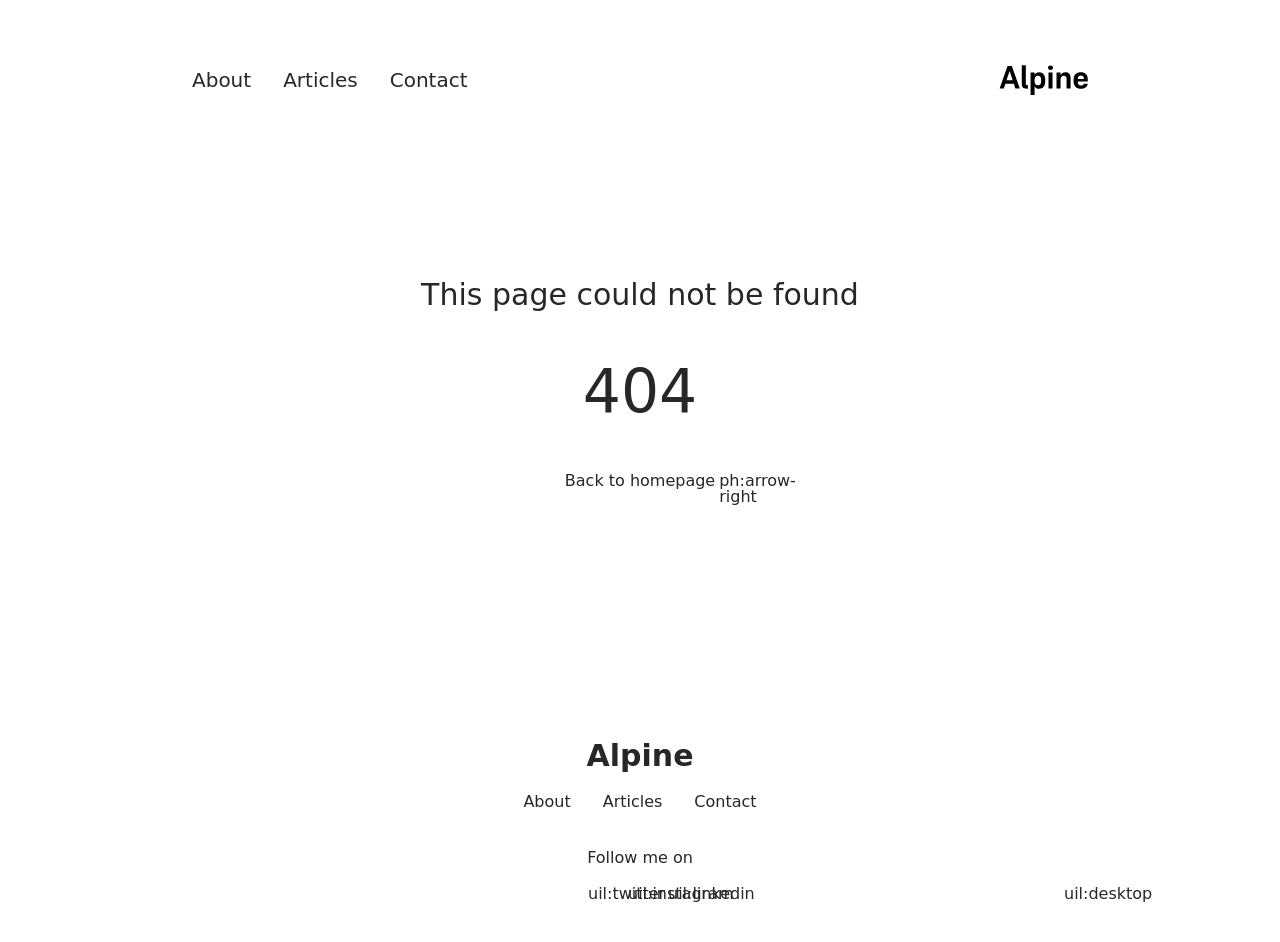
<file: 200.html>
<!DOCTYPE html><html  lang="en"><head><meta charset="utf-8">
<meta name="viewport" content="width=device-width, initial-scale=1">
<link rel="stylesheet" href="/_nuxt/entry.7Vrn0ubS.css">
<link rel="modulepreload" as="script" crossorigin href="/_nuxt/BbwJIGPy.js">
<link rel="prefetch" as="style" href="/_nuxt/article.C9sW0jLt.css">
<link rel="prefetch" as="style" href="/_nuxt/ProseA.YGWMwiFA.css">
<link rel="prefetch" as="script" crossorigin href="/_nuxt/cYhf_T6l.js">
<link rel="prefetch" as="script" crossorigin href="/_nuxt/D-94e3by.js">
<link rel="prefetch" as="script" crossorigin href="/_nuxt/BcWussCh.js">
<link rel="prefetch" as="script" crossorigin href="/_nuxt/Cs7xZ1XJ.js">
<link rel="prefetch" as="script" crossorigin href="/_nuxt/DG7vpNmu.js">
<link rel="prefetch" as="script" crossorigin href="/_nuxt/CrLF2Im7.js">
<link rel="prefetch" as="style" href="/_nuxt/useStudio.DzA-IoZ4.css">
<link rel="prefetch" as="script" crossorigin href="/_nuxt/D1aOIyCP.js">
<link rel="prefetch" as="style" href="/_nuxt/error-404.D8uONj7L.css">
<link rel="prefetch" as="script" crossorigin href="/_nuxt/CySp-gjP.js">
<link rel="prefetch" as="style" href="/_nuxt/error-500.p7T9h8Pv.css">
<link rel="prefetch" as="script" crossorigin href="/_nuxt/C05odRAp.js">
<script type="module" src="/_nuxt/BbwJIGPy.js" crossorigin></script><style id="pinceau-runtime-hydratable">undefined</style><style id="pinceau-theme">@media { :root {--pinceau-mq: initial; --alpine-readableLine: 68ch;--alpine-backdrop-backgroundColor: #f4f4f5b3;--prose-code-inline-padding: 0.2rem 0.375rem 0.2rem 0.375rem;--prose-code-block-backdropFilter: contrast(1);--prose-code-block-border-style: solid;--prose-code-block-border-width: 1px;--prose-tbody-tr-borderBottom-style: dashed;--prose-tbody-tr-borderBottom-width: 1px;--prose-th-textAlign: inherit;--prose-thead-borderBottom-style: solid;--prose-thead-borderBottom-width: 1px;--prose-thead-border-style: solid;--prose-thead-border-width: 0px;--prose-table-textAlign: start;--prose-hr-width: 1px;--prose-hr-style: solid;--prose-li-listStylePosition: outside;--prose-ol-li-markerColor: currentColor;--prose-ol-paddingInlineStart: 21px;--prose-ol-listStyleType: decimal;--prose-ul-li-markerColor: currentColor;--prose-ul-paddingInlineStart: 21px;--prose-ul-listStyleType: disc;--prose-blockquote-border-style: solid;--prose-blockquote-border-width: 4px;--prose-blockquote-quotes: '201C' '201D' '2018' '2019';--prose-blockquote-paddingInlineStart: 24px;--prose-a-code-color-hover: currentColor;--prose-a-code-color-static: currentColor;--prose-a-hasCode-borderBottom: none;--prose-a-border-distance: 2px;--prose-a-border-color-hover: currentColor;--prose-a-border-color-static: currentColor;--prose-a-border-style-hover: solid;--prose-a-border-style-static: dashed;--prose-a-border-width: 1px;--prose-a-color-static: inherit;--prose-a-textDecoration: none;--prose-h6-margin: 3rem 0 2rem;--prose-h5-margin: 3rem 0 2rem;--prose-h4-margin: 3rem 0 2rem;--prose-h3-margin: 3rem 0 2rem;--prose-h2-margin: 3rem 0 2rem;--prose-h1-margin: 0 0 2rem;--prose-p-fontSize: 18px;--typography-lead-loose: 2;--typography-lead-relaxed: 1.625;--typography-lead-normal: 1.5;--typography-lead-snug: 1.375;--typography-lead-tight: 1.25;--typography-lead-none: 1;--typography-lead-10: 2.5rem;--typography-lead-9: 2.25rem;--typography-lead-8: 2rem;--typography-lead-7: 1.75rem;--typography-lead-6: 1.5rem;--typography-lead-5: 1.25rem;--typography-lead-4: 1rem;--typography-lead-3: .75rem;--typography-lead-2: .5rem;--typography-lead-1: .025rem;--typography-fontWeight-black: 900;--typography-fontWeight-extrabold: 800;--typography-fontWeight-bold: 700;--typography-fontWeight-semibold: 600;--typography-fontWeight-medium: 500;--typography-fontWeight-normal: 400;--typography-fontWeight-light: 300;--typography-fontWeight-extralight: 200;--typography-fontWeight-thin: 100;--typography-fontSize-9xl: 128px;--typography-fontSize-8xl: 96px;--typography-fontSize-7xl: 72px;--typography-fontSize-6xl: 60px;--typography-fontSize-5xl: 48px;--typography-fontSize-4xl: 36px;--typography-fontSize-3xl: 30px;--typography-fontSize-2xl: 24px;--typography-fontSize-xl: 20px;--typography-fontSize-lg: 18px;--typography-fontSize-base: 16px;--typography-fontSize-sm: 14px;--typography-fontSize-xs: 12px;--typography-letterSpacing-wide: 0.025em;--typography-letterSpacing-tight: -0.025em;--typography-verticalMargin-base: 24px;--typography-verticalMargin-sm: 16px;--elements-border-secondary-hover: [object Object];--elements-backdrop-background: #fffc;--elements-backdrop-filter: saturate(200%) blur(20px);--elements-container-maxWidth: 64rem;--lead-loose: 2;--lead-relaxed: 1.625;--lead-normal: 1.5;--lead-snug: 1.375;--lead-tight: 1.25;--lead-none: 1;--lead-10: 2.5rem;--lead-9: 2.25rem;--lead-8: 2rem;--lead-7: 1.75rem;--lead-6: 1.5rem;--lead-5: 1.25rem;--lead-4: 1rem;--lead-3: .75rem;--lead-2: .5rem;--lead-1: .025rem;--letterSpacing-widest: 0.1em;--letterSpacing-wider: 0.05em;--letterSpacing-wide: 0.025em;--letterSpacing-normal: 0em;--letterSpacing-tight: -0.025em;--letterSpacing-tighter: -0.05em;--fontSize-9xl: 8rem;--fontSize-8xl: 6rem;--fontSize-7xl: 4.5rem;--fontSize-6xl: 3.75rem;--fontSize-5xl: 3rem;--fontSize-4xl: 2.25rem;--fontSize-3xl: 1.875rem;--fontSize-2xl: 1.5rem;--fontSize-xl: 1.25rem;--fontSize-lg: 1.125rem;--fontSize-base: 1rem;--fontSize-sm: 0.875rem;--fontSize-xs: 0.75rem;--fontWeight-black: 900;--fontWeight-extrabold: 800;--fontWeight-bold: 700;--fontWeight-semibold: 600;--fontWeight-medium: 500;--fontWeight-normal: 400;--fontWeight-light: 300;--fontWeight-extralight: 200;--fontWeight-thin: 100;--font-mono: ui-monospace, SFMono-Regular, Menlo, Monaco, Consolas, Liberation Mono, Courier New, monospace;--font-serif: ui-serif, Georgia, Cambria, Times New Roman, Times, serif;--font-sans: ui-sans-serif, system-ui, -apple-system, BlinkMacSystemFont, Segoe UI, Roboto, Helvetica Neue, Arial, Noto Sans, sans-serif, Apple Color Emoji, Segoe UI Emoji, Segoe UI Symbol, Noto Color Emoji;--opacity-total: 1;--opacity-high: 0.8;--opacity-medium: 0.5;--opacity-soft: 0.3;--opacity-light: 0.15;--opacity-bright: 0.1;--opacity-noOpacity: 0;--borderWidth-lg: 3px;--borderWidth-md: 2px;--borderWidth-sm: 1px;--borderWidth-noBorder: 0;--space-rem-875: 0.875rem;--space-rem-625: 0.625rem;--space-rem-375: 0.375rem;--space-rem-125: 0.125rem;--space-px: 1px;--space-128: 32rem;--space-96: 24rem;--space-80: 20rem;--space-72: 18rem;--space-64: 16rem;--space-60: 15rem;--space-56: 14rem;--space-52: 13rem;--space-48: 12rem;--space-44: 11rem;--space-40: 10rem;--space-36: 9rem;--space-32: 8rem;--space-28: 7rem;--space-24: 6rem;--space-20: 5rem;--space-16: 4rem;--space-14: 3.5rem;--space-12: 3rem;--space-11: 2.75rem;--space-10: 2.5rem;--space-9: 2.25rem;--space-8: 2rem;--space-7: 1.75rem;--space-6: 1.5rem;--space-5: 1.25rem;--space-4: 1rem;--space-3: 0.75rem;--space-2: 0.5rem;--space-1: 0.25rem;--space-0: 0px;--size-full: 100%;--size-7xl: 80rem;--size-6xl: 72rem;--size-5xl: 64rem;--size-4xl: 56rem;--size-3xl: 48rem;--size-2xl: 42rem;--size-xl: 36rem;--size-lg: 32rem;--size-md: 28rem;--size-sm: 24rem;--size-xs: 20rem;--size-200: 200px;--size-104: 104px;--size-80: 80px;--size-64: 64px;--size-56: 56px;--size-48: 48px;--size-40: 40px;--size-32: 32px;--size-24: 24px;--size-20: 20px;--size-16: 16px;--size-12: 12px;--size-8: 8px;--size-6: 6px;--size-4: 4px;--size-2: 2px;--size-0: 0px;--radii-full: 9999px;--radii-3xl: 1.75rem;--radii-2xl: 1.5rem;--radii-xl: 1rem;--radii-lg: 0.75rem;--radii-md: 0.5rem;--radii-sm: 0.375rem;--radii-xs: 0.25rem;--radii-2xs: 0.125rem;--radii-none: 0px;--shadow-none: 0px 0px 0px 0px transparent;--shadow-lg: 0px 10px 15px -3px #000000, 0px 4px 6px -4px #000000;--shadow-md: 0px 4px 6px -1px #000000, 0px 2px 4px -2px #000000;--shadow-sm: 0px 1px 3px 0px #000000, 0px 1px 2px -1px #000000;--shadow-xs: 0px 1px 2px 0px #000000;--height-screen: 100vh;--width-screen: 100vw;--color-primary-900: #002e38;--color-primary-800: #005c70;--color-primary-700: #008aa9;--color-primary-600: #00b9e1;--color-primary-500: #1ad6ff;--color-primary-400: #40ddff;--color-primary-300: #66e4ff;--color-primary-200: #8deaff;--color-primary-100: #b3f1ff;--color-primary-50: #d9f8ff;--color-ruby-900: #380011;--color-ruby-800: #700021;--color-ruby-700: #a90032;--color-ruby-600: #e10043;--color-ruby-500: #ff1a5e;--color-ruby-400: #ff4079;--color-ruby-300: #ff6694;--color-ruby-200: #ff8dae;--color-ruby-100: #ffb3c9;--color-ruby-50: #ffd9e4;--color-pink-900: #380025;--color-pink-800: #70004b;--color-pink-700: #a90070;--color-pink-600: #e10095;--color-pink-500: #ff1ab2;--color-pink-400: #ff40bf;--color-pink-300: #ff66cc;--color-pink-200: #ff8dd8;--color-pink-100: #ffb3e5;--color-pink-50: #ffd9f2;--color-purple-900: #190038;--color-purple-800: #330070;--color-purple-700: #4c00a9;--color-purple-600: #6500e1;--color-purple-500: #811aff;--color-purple-400: #9640ff;--color-purple-300: #ab66ff;--color-purple-200: #c08dff;--color-purple-100: #d5b3ff;--color-purple-50: #ead9ff;--color-royalblue-900: #0b0531;--color-royalblue-800: #160a62;--color-royalblue-700: #211093;--color-royalblue-600: #2c15c4;--color-royalblue-500: #4127e8;--color-royalblue-400: #614bec;--color-royalblue-300: #806ff0;--color-royalblue-200: #a093f3;--color-royalblue-100: #c0b7f7;--color-royalblue-50: #dfdbfb;--color-indigoblue-900: #001238;--color-indigoblue-800: #002370;--color-indigoblue-700: #0035a9;--color-indigoblue-600: #0047e1;--color-indigoblue-500: #1a62ff;--color-indigoblue-400: #407cff;--color-indigoblue-300: #6696ff;--color-indigoblue-200: #8db0ff;--color-indigoblue-100: #b3cbff;--color-indigoblue-50: #d9e5ff;--color-blue-900: #002438;--color-blue-800: #004870;--color-blue-700: #006ca9;--color-blue-600: #0090e1;--color-blue-500: #1aadff;--color-blue-400: #40bbff;--color-blue-300: #66c8ff;--color-blue-200: #8dd6ff;--color-blue-100: #b3e4ff;--color-blue-50: #d9f1ff;--color-lightblue-900: #002e38;--color-lightblue-800: #005c70;--color-lightblue-700: #008aa9;--color-lightblue-600: #00b9e1;--color-lightblue-500: #1ad6ff;--color-lightblue-400: #40ddff;--color-lightblue-300: #66e4ff;--color-lightblue-200: #8deaff;--color-lightblue-100: #b3f1ff;--color-lightblue-50: #d9f8ff;--color-teal-900: #062a28;--color-teal-800: #0b544f;--color-teal-700: #117d77;--color-teal-600: #16a79e;--color-teal-500: #1cd1c6;--color-teal-400: #36e4da;--color-teal-300: #5fe9e1;--color-teal-200: #87efe9;--color-teal-100: #aff4f0;--color-teal-50: #d7faf8;--color-pear-900: #2a2b09;--color-pear-800: #545512;--color-pear-700: #7e801b;--color-pear-600: #a8aa24;--color-pear-500: #d0d32f;--color-pear-400: #d8da52;--color-pear-300: #e0e274;--color-pear-200: #e8e997;--color-pear-100: #eff0ba;--color-pear-50: #f7f8dc;--color-red-900: #380300;--color-red-800: #700700;--color-red-700: #a90a00;--color-red-600: #e10e00;--color-red-500: #ff281a;--color-red-400: #ff4c40;--color-red-300: #ff7066;--color-red-200: #ff948d;--color-red-100: #ffb7b3;--color-red-50: #ffdbd9;--color-orange-900: #381800;--color-orange-800: #702f00;--color-orange-700: #a94700;--color-orange-600: #e15e00;--color-orange-500: #ff7a1a;--color-orange-400: #ff9040;--color-orange-300: #ffa666;--color-orange-200: #ffbd8d;--color-orange-100: #ffd3b3;--color-orange-50: #ffe9d9;--color-yellow-900: #362b03;--color-yellow-800: #6d5605;--color-yellow-700: #a38108;--color-yellow-600: #daac0a;--color-yellow-500: #f5c828;--color-yellow-400: #f7d14c;--color-yellow-300: #f8da70;--color-yellow-200: #fae393;--color-yellow-100: #fcedb7;--color-yellow-50: #fdf6db;--color-green-900: #003f25;--color-green-800: #005e38;--color-green-700: #007e4a;--color-green-600: #009d5d;--color-green-500: #00bd6f;--color-green-400: #00dc82;--color-green-300: #30ffaa;--color-green-200: #83ffcc;--color-green-100: #acffdd;--color-green-50: #d6ffee;--color-gray-900: #18181B;--color-gray-800: #27272A;--color-gray-700: #3f3f46;--color-gray-600: #52525B;--color-gray-500: #71717A;--color-gray-400: #a1a1aa;--color-gray-300: #D4d4d8;--color-gray-200: #e4e4e7;--color-gray-100: #f4f4f5;--color-gray-50: #fafafa;--color-black: #0c0c0d;--color-white: #FFFFFF;--media-portrait: only screen and (orientation: portrait);--media-landscape: only screen and (orientation: landscape);--media-rm: (prefers-reduced-motion: reduce);--media-2xl: (min-width: 1536px);--media-xl: (min-width: 1280px);--media-lg: (min-width: 1024px);--media-md: (min-width: 768px);--media-sm: (min-width: 640px);--media-xs: (min-width: 475px);--alpine-body-color: var(--color-gray-800);--alpine-body-backgroundColor: var(--color-white);--prose-code-inline-fontWeight: var(--typography-fontWeight-normal);--prose-code-inline-fontSize: var(--typography-fontSize-sm);--prose-code-inline-borderRadius: var(--radii-xs);--prose-code-block-pre-padding: var(--typography-verticalMargin-sm);--prose-code-block-margin: var(--typography-verticalMargin-base) 0;--prose-code-block-fontSize: var(--typography-fontSize-sm);--prose-tbody-code-inline-fontSize: var(--typography-fontSize-sm);--prose-tbody-td-padding: var(--typography-verticalMargin-sm);--prose-th-fontWeight: var(--typography-fontWeight-semibold);--prose-th-padding: 0 var(--typography-verticalMargin-sm) var(--typography-verticalMargin-sm) var(--typography-verticalMargin-sm);--prose-table-lineHeight: var(--typography-lead-6);--prose-table-fontSize: var(--typography-fontSize-sm);--prose-table-margin: var(--typography-verticalMargin-base) 0;--prose-hr-margin: var(--typography-verticalMargin-base) 0;--prose-li-margin: var(--typography-verticalMargin-sm) 0;--prose-ol-margin: var(--typography-verticalMargin-base) 0;--prose-ul-margin: var(--typography-verticalMargin-base) 0;--prose-blockquote-margin: var(--typography-verticalMargin-base) 0;--prose-a-code-border-style: var(--prose-a-border-style-static);--prose-a-code-border-width: var(--prose-a-border-width);--prose-a-fontWeight: var(--typography-fontWeight-medium);--prose-img-margin: var(--typography-verticalMargin-base) 0;--prose-strong-fontWeight: var(--typography-fontWeight-semibold);--prose-h6-iconSize: var(--typography-fontSize-base);--prose-h6-fontWeight: var(--typography-fontWeight-semibold);--prose-h6-lineHeight: var(--typography-lead-normal);--prose-h6-fontSize: var(--typography-fontSize-lg);--prose-h5-iconSize: var(--typography-fontSize-lg);--prose-h5-fontWeight: var(--typography-fontWeight-semibold);--prose-h5-lineHeight: var(--typography-lead-snug);--prose-h5-fontSize: var(--typography-fontSize-xl);--prose-h4-iconSize: var(--typography-fontSize-lg);--prose-h4-letterSpacing: var(--typography-letterSpacing-tight);--prose-h4-fontWeight: var(--typography-fontWeight-semibold);--prose-h4-lineHeight: var(--typography-lead-snug);--prose-h4-fontSize: var(--typography-fontSize-2xl);--prose-h3-iconSize: var(--typography-fontSize-xl);--prose-h3-letterSpacing: var(--typography-letterSpacing-tight);--prose-h3-fontWeight: var(--typography-fontWeight-semibold);--prose-h3-lineHeight: var(--typography-lead-snug);--prose-h3-fontSize: var(--typography-fontSize-3xl);--prose-h2-iconSize: var(--typography-fontSize-2xl);--prose-h2-letterSpacing: var(--typography-letterSpacing-tight);--prose-h2-fontWeight: var(--typography-fontWeight-semibold);--prose-h2-lineHeight: var(--typography-lead-tight);--prose-h2-fontSize: var(--typography-fontSize-4xl);--prose-h1-iconSize: var(--typography-fontSize-3xl);--prose-h1-letterSpacing: var(--typography-letterSpacing-tight);--prose-h1-fontWeight: var(--typography-fontWeight-bold);--prose-h1-lineHeight: var(--typography-lead-tight);--prose-h1-fontSize: var(--typography-fontSize-5xl);--prose-p-br-margin: var(--typography-verticalMargin-base) 0 0 0;--prose-p-margin: var(--typography-verticalMargin-base) 0;--prose-p-lineHeight: var(--typography-lead-normal);--typography-color-primary-900: var(--color-primary-900);--typography-color-primary-800: var(--color-primary-800);--typography-color-primary-700: var(--color-primary-700);--typography-color-primary-600: var(--color-primary-600);--typography-color-primary-500: var(--color-primary-500);--typography-color-primary-400: var(--color-primary-400);--typography-color-primary-300: var(--color-primary-300);--typography-color-primary-200: var(--color-primary-200);--typography-color-primary-100: var(--color-primary-100);--typography-color-primary-50: var(--color-primary-50);--typography-font-code: var(--font-mono);--typography-font-body: var(--font-sans);--typography-font-display: var(--font-sans);--typography-body-backgroundColor: var(--color-white);--typography-body-color: var(--color-black);--elements-state-danger-borderColor-secondary: var(--color-red-200);--elements-state-danger-borderColor-primary: var(--color-red-100);--elements-state-danger-backgroundColor-secondary: var(--color-red-100);--elements-state-danger-backgroundColor-primary: var(--color-red-50);--elements-state-danger-color-secondary: var(--color-red-600);--elements-state-danger-color-primary: var(--color-red-500);--elements-state-warning-borderColor-secondary: var(--color-yellow-200);--elements-state-warning-borderColor-primary: var(--color-yellow-100);--elements-state-warning-backgroundColor-secondary: var(--color-yellow-100);--elements-state-warning-backgroundColor-primary: var(--color-yellow-50);--elements-state-warning-color-secondary: var(--color-yellow-700);--elements-state-warning-color-primary: var(--color-yellow-600);--elements-state-success-borderColor-secondary: var(--color-green-200);--elements-state-success-borderColor-primary: var(--color-green-100);--elements-state-success-backgroundColor-secondary: var(--color-green-100);--elements-state-success-backgroundColor-primary: var(--color-green-50);--elements-state-success-color-secondary: var(--color-green-600);--elements-state-success-color-primary: var(--color-green-500);--elements-state-info-borderColor-secondary: var(--color-blue-200);--elements-state-info-borderColor-primary: var(--color-blue-100);--elements-state-info-backgroundColor-secondary: var(--color-blue-100);--elements-state-info-backgroundColor-primary: var(--color-blue-50);--elements-state-info-color-secondary: var(--color-blue-600);--elements-state-info-color-primary: var(--color-blue-500);--elements-state-primary-borderColor-secondary: var(--color-primary-200);--elements-state-primary-borderColor-primary: var(--color-primary-100);--elements-state-primary-backgroundColor-secondary: var(--color-primary-100);--elements-state-primary-backgroundColor-primary: var(--color-primary-50);--elements-state-primary-color-secondary: var(--color-primary-700);--elements-state-primary-color-primary: var(--color-primary-600);--elements-surface-secondary-backgroundColor: var(--color-gray-200);--elements-surface-primary-backgroundColor: var(--color-gray-100);--elements-surface-background-base: var(--color-gray-100);--elements-border-secondary-static: var(--color-gray-200);--elements-border-primary-hover: var(--color-gray-200);--elements-border-primary-static: var(--color-gray-100);--elements-container-padding-md: var(--space-16);--elements-container-padding-sm: var(--space-12);--elements-container-padding-xs: var(--space-8);--elements-container-padding-mobile: var(--space-6);--elements-text-secondary-color-hover: var(--color-gray-700);--elements-text-secondary-color-static: var(--color-gray-500);--elements-text-primary-color-static: var(--color-gray-900);--text-6xl-lineHeight: var(--lead-none);--text-6xl-fontSize: var(--fontSize-6xl);--text-5xl-lineHeight: var(--lead-none);--text-5xl-fontSize: var(--fontSize-5xl);--text-4xl-lineHeight: var(--lead-10);--text-4xl-fontSize: var(--fontSize-4xl);--text-3xl-lineHeight: var(--lead-9);--text-3xl-fontSize: var(--fontSize-3xl);--text-2xl-lineHeight: var(--lead-8);--text-2xl-fontSize: var(--fontSize-2xl);--text-xl-lineHeight: var(--lead-7);--text-xl-fontSize: var(--fontSize-xl);--text-lg-lineHeight: var(--lead-7);--text-lg-fontSize: var(--fontSize-lg);--text-base-lineHeight: var(--lead-6);--text-base-fontSize: var(--fontSize-base);--text-sm-lineHeight: var(--lead-5);--text-sm-fontSize: var(--fontSize-sm);--text-xs-lineHeight: var(--lead-4);--text-xs-fontSize: var(--fontSize-xs);--shadow-2xl: 0px 25px 50px -12px var(--color-gray-900);--shadow-xl: 0px 20px 25px -5px var(--color-gray-400), 0px 8px 10px -6px #000000;--color-secondary-900: var(--color-gray-900);--color-secondary-800: var(--color-gray-800);--color-secondary-700: var(--color-gray-700);--color-secondary-600: var(--color-gray-600);--color-secondary-500: var(--color-gray-500);--color-secondary-400: var(--color-gray-400);--color-secondary-300: var(--color-gray-300);--color-secondary-200: var(--color-gray-200);--color-secondary-100: var(--color-gray-100);--color-secondary-50: var(--color-gray-50);--prose-a-code-background-hover: var(--typography-color-primary-50);--prose-a-code-border-color-hover: var(--typography-color-primary-500);--prose-a-color-hover: var(--typography-color-primary-500);--typography-color-secondary-900: var(--color-secondary-900);--typography-color-secondary-800: var(--color-secondary-800);--typography-color-secondary-700: var(--color-secondary-700);--typography-color-secondary-600: var(--color-secondary-600);--typography-color-secondary-500: var(--color-secondary-500);--typography-color-secondary-400: var(--color-secondary-400);--typography-color-secondary-300: var(--color-secondary-300);--typography-color-secondary-200: var(--color-secondary-200);--typography-color-secondary-100: var(--color-secondary-100);--typography-color-secondary-50: var(--color-secondary-50);--prose-code-inline-backgroundColor: var(--typography-color-secondary-100);--prose-code-inline-color: var(--typography-color-secondary-700);--prose-code-block-backgroundColor: var(--typography-color-secondary-100);--prose-code-block-color: var(--typography-color-secondary-700);--prose-code-block-border-color: var(--typography-color-secondary-200);--prose-tbody-tr-borderBottom-color: var(--typography-color-secondary-200);--prose-th-color: var(--typography-color-secondary-600);--prose-thead-borderBottom-color: var(--typography-color-secondary-200);--prose-thead-border-color: var(--typography-color-secondary-300);--prose-hr-color: var(--typography-color-secondary-200);--prose-blockquote-border-color: var(--typography-color-secondary-200);--prose-blockquote-color: var(--typography-color-secondary-500);--prose-a-code-border-color-static: var(--typography-color-secondary-400); } }@media { :root.dark {--pinceau-mq: dark; --alpine-backdrop-backgroundColor: #18181bb3;--prose-code-block-backdropFilter: contrast(1);--prose-ol-li-markerColor: currentColor;--prose-ul-li-markerColor: currentColor;--prose-a-code-color-hover: currentColor;--prose-a-code-color-static: currentColor;--prose-a-border-color-hover: currentColor;--prose-a-border-color-static: currentColor;--prose-a-color-static: inherit;--elements-backdrop-background: #0c0d0ccc;--alpine-body-color: var(--color-gray-200);--alpine-body-backgroundColor: var(--color-black);--typography-body-backgroundColor: var(--color-black);--typography-body-color: var(--color-white);--elements-state-danger-borderColor-secondary: var(--color-red-700);--elements-state-danger-borderColor-primary: var(--color-red-800);--elements-state-danger-backgroundColor-secondary: var(--color-red-800);--elements-state-danger-backgroundColor-primary: var(--color-red-900);--elements-state-danger-color-secondary: var(--color-red-200);--elements-state-danger-color-primary: var(--color-red-300);--elements-state-warning-borderColor-secondary: var(--color-yellow-700);--elements-state-warning-borderColor-primary: var(--color-yellow-800);--elements-state-warning-backgroundColor-secondary: var(--color-yellow-800);--elements-state-warning-backgroundColor-primary: var(--color-yellow-900);--elements-state-warning-color-secondary: var(--color-yellow-200);--elements-state-warning-color-primary: var(--color-yellow-400);--elements-state-success-borderColor-secondary: var(--color-green-700);--elements-state-success-borderColor-primary: var(--color-green-800);--elements-state-success-backgroundColor-secondary: var(--color-green-800);--elements-state-success-backgroundColor-primary: var(--color-green-900);--elements-state-success-color-secondary: var(--color-green-200);--elements-state-success-color-primary: var(--color-green-400);--elements-state-info-borderColor-secondary: var(--color-blue-700);--elements-state-info-borderColor-primary: var(--color-blue-800);--elements-state-info-backgroundColor-secondary: var(--color-blue-800);--elements-state-info-backgroundColor-primary: var(--color-blue-900);--elements-state-info-color-secondary: var(--color-blue-200);--elements-state-info-color-primary: var(--color-blue-400);--elements-state-primary-borderColor-secondary: var(--color-primary-700);--elements-state-primary-borderColor-primary: var(--color-primary-800);--elements-state-primary-backgroundColor-secondary: var(--color-primary-800);--elements-state-primary-backgroundColor-primary: var(--color-primary-900);--elements-state-primary-color-secondary: var(--color-primary-200);--elements-state-primary-color-primary: var(--color-primary-400);--elements-surface-secondary-backgroundColor: var(--color-gray-800);--elements-surface-primary-backgroundColor: var(--color-gray-900);--elements-surface-background-base: var(--color-gray-900);--elements-border-secondary-static: var(--color-gray-800);--elements-border-primary-hover: var(--color-gray-800);--elements-border-primary-static: var(--color-gray-900);--elements-text-secondary-color-hover: var(--color-gray-200);--elements-text-secondary-color-static: var(--color-gray-400);--elements-text-primary-color-static: var(--color-gray-50);--prose-a-code-background-hover: var(--typography-color-primary-900);--prose-a-code-border-color-hover: var(--typography-color-primary-600);--prose-a-color-hover: var(--typography-color-primary-400);--prose-code-inline-backgroundColor: var(--typography-color-secondary-800);--prose-code-inline-color: var(--typography-color-secondary-200);--prose-code-block-backgroundColor: var(--typography-color-secondary-900);--prose-code-block-color: var(--typography-color-secondary-200);--prose-code-block-border-color: var(--typography-color-secondary-800);--prose-tbody-tr-borderBottom-color: var(--typography-color-secondary-800);--prose-th-color: var(--typography-color-secondary-400);--prose-thead-borderBottom-color: var(--typography-color-secondary-800);--prose-thead-border-color: var(--typography-color-secondary-600);--prose-hr-color: var(--typography-color-secondary-800);--prose-blockquote-border-color: var(--typography-color-secondary-700);--prose-blockquote-color: var(--typography-color-secondary-400);--prose-a-code-border-color-static: var(--typography-color-secondary-600); } }</style><script>"use strict";(()=>{const a=window,e=document.documentElement,m=["dark","light"],c=window&&window.localStorage&&window.localStorage.getItem&&window.localStorage.getItem("nuxt-color-mode")||"system";let n=c==="system"?d():c;const l=e.getAttribute("data-color-mode-forced");l&&(n=l),i(n),a["__NUXT_COLOR_MODE__"]={preference:c,value:n,getColorScheme:d,addColorScheme:i,removeColorScheme:f};function i(o){const t=""+o+"",s="";e.classList?e.classList.add(t):e.className+=" "+t,s&&e.setAttribute("data-"+s,o)}function f(o){const t=""+o+"",s="";e.classList?e.classList.remove(t):e.className=e.className.replace(new RegExp(t,"g"),""),s&&e.removeAttribute("data-"+s)}function r(o){return a.matchMedia("(prefers-color-scheme"+o+")")}function d(){if(a.matchMedia&&r("").media!=="not all"){for(const o of m)if(r(":"+o).matches)return o}return"light"}})();
</script></head><body><div id="__nuxt"></div><div id="teleports"></div><script type="application/json" id="__NUXT_DATA__" data-ssr="false">[{"_errors":1,"serverRendered":2,"data":3,"state":4,"once":5},{},false,{},{},["Set"]]</script>
<script>window.__NUXT__={};window.__NUXT__.config={public:{FORMSPREE_URL:"",plausible:{hashMode:false,trackLocalhost:false,domain:"",apiHost:"https://plausible.io",autoPageviews:true,autoOutboundTracking:false},studio:{apiURL:"https://api.nuxt.studio",iframeMessagingAllowedOrigins:""},mdc:{components:{prose:true,map:{p:"prose-p",a:"prose-a",blockquote:"prose-blockquote","code-inline":"prose-code-inline",code:"ProseCodeInline",em:"prose-em",h1:"prose-h1",h2:"prose-h2",h3:"prose-h3",h4:"prose-h4",h5:"prose-h5",h6:"prose-h6",hr:"prose-hr",img:"prose-img",ul:"prose-ul",ol:"prose-ol",li:"prose-li",strong:"prose-strong",table:"prose-table",thead:"prose-thead",tbody:"prose-tbody",td:"prose-td",th:"prose-th",tr:"prose-tr"}},headings:{anchorLinks:{h1:false,h2:true,h3:true,h4:true,h5:false,h6:false}}},content:{locales:[],defaultLocale:"",integrity:1710817887360,experimental:{stripQueryParameters:false,advanceQuery:false,clientDB:false},respectPathCase:false,api:{baseURL:"/api/_content"},navigation:{fields:["navTitle","layout"]},tags:{p:"prose-p",a:"prose-a",blockquote:"prose-blockquote","code-inline":"prose-code-inline",code:"ProseCodeInline",em:"prose-em",h1:"prose-h1",h2:"prose-h2",h3:"prose-h3",h4:"prose-h4",h5:"prose-h5",h6:"prose-h6",hr:"prose-hr",img:"prose-img",ul:"prose-ul",ol:"prose-ol",li:"prose-li",strong:"prose-strong",table:"prose-table",thead:"prose-thead",tbody:"prose-tbody",td:"prose-td",th:"prose-th",tr:"prose-tr"},highlight:{theme:{default:"github-light",dark:"github-dark"},preload:["json","js","ts","html","css","vue","diff","shell","markdown","yaml","bash","ini","c","cpp"],highlighter:"shiki",langs:["js","jsx","json","ts","tsx","vue","css","html","vue","bash","md","mdc","yaml","json","js","ts","html","css","vue","diff","shell","markdown","yaml","bash","ini","c","cpp"]},wsUrl:"",documentDriven:{page:true,navigation:true,surround:true,globals:{},layoutFallbacks:["theme"],injectPage:true},host:"",trailingSlash:false,search:"",contentHead:true,anchorLinks:{depth:4,exclude:[1]}}},app:{baseURL:"/",buildAssetsDir:"/_nuxt/",cdnURL:""}}</script></body></html>
</file>
<file: _nuxt/entry.7Vrn0ubS.css>
body{background-color:var(--alpine-body-backgroundColor);color:var(--alpine-body-color)}.light-img{display:block}.dark-img{display:none}@media (prefers-color-scheme:dark){html:not(.light) .dark-img{display:block}html:not(.light) .light-img{display:none}}html.dark .dark-img{display:block}html.dark .light-img{display:none}html{-webkit-font-smoothing:antialiased;-moz-osx-font-smoothing:grayscale}.sr-only{height:1px!important;margin:-1px!important;overflow:hidden!important;padding:0!important;position:absolute!important;width:1px!important;clip:rect(0,0,0,0)!important;border:0!important;white-space:nowrap!important}*,:after,:before{border:0 solid #e5e7eb;box-sizing:border-box}html{line-height:1.5;-webkit-text-size-adjust:100%;font-family:ui-sans-serif,system-ui,-apple-system,BlinkMacSystemFont,Segoe UI,Roboto,Helvetica Neue,Arial,Noto Sans,sans-serif,Apple Color Emoji,Segoe UI Emoji,Segoe UI Symbol,Noto Color Emoji;-moz-tab-size:4;-o-tab-size:4;tab-size:4}body{line-height:inherit;margin:0}hr{border-top-width:1px;color:inherit;height:0}abbr:where([title]){-webkit-text-decoration:underline dotted;text-decoration:underline dotted}h1,h2,h3,h4,h5,h6{font-size:inherit;font-weight:inherit}a{color:inherit;text-decoration:inherit}b,strong{font-weight:bolder}code,kbd,pre,samp{font-family:ui-monospace,SFMono-Regular,Menlo,Monaco,Consolas,Liberation Mono,Courier New,monospace;font-size:1em}small{font-size:80%}sub,sup{font-size:75%;line-height:0;position:relative;vertical-align:baseline}sub{bottom:-.25em}sup{top:-.5em}table{border-collapse:collapse;border-color:inherit;text-indent:0}button,input,optgroup,select,textarea{color:inherit;font-family:inherit;font-size:100%;font-weight:inherit;line-height:inherit;margin:0;padding:0}button,select{text-transform:none}[type=button],[type=reset],[type=submit],button{-webkit-appearance:button;background-color:transparent;background-image:none}:-moz-focusring{outline:auto}:-moz-ui-invalid{box-shadow:none}progress{vertical-align:baseline}::-webkit-inner-spin-button,::-webkit-outer-spin-button{height:auto}[type=search]{-webkit-appearance:textfield;outline-offset:-2px}::-webkit-search-decoration{-webkit-appearance:none}::-webkit-file-upload-button{-webkit-appearance:button;font:inherit}summary{display:list-item}blockquote,dd,dl,figure,h1,h2,h3,h4,h5,h6,hr,p,pre{margin:0}fieldset{margin:0}fieldset,legend{padding:0}menu,ol,ul{list-style:none;margin:0;padding:0}textarea{resize:vertical}input::-moz-placeholder,textarea::-moz-placeholder{color:#9ca3af;opacity:1}input::placeholder,textarea::placeholder{color:#9ca3af;opacity:1}[role=button],button{cursor:pointer}:disabled{cursor:default}audio,canvas,embed,iframe,img,object,svg,video{display:block;vertical-align:middle}img,video{height:auto;max-width:100%}[hidden]{display:none}.nuxt-progress{background:repeating-linear-gradient(90deg,#00dc82 0,#34cdfe 50%,#0047e1);left:0;opacity:1;position:fixed;right:0;top:0;transition:width .1s,height .4s,opacity .4s;width:0;z-index:999999}nav ul[data-v-4f0c583b]{display:flex;flex-direction:column;gap:var(--space-4);justify-content:center;width:100%}@media (min-width:640px){nav ul[data-v-4f0c583b]{flex-direction:row;gap:var(--space-8)}}nav ul a[data-v-4f0c583b]{position:relative}nav ul a.router-link-active[data-v-4f0c583b]{color:var(--color-primary-500)}nav ul a .underline-fx[data-v-4f0c583b]{background-color:currentColor;bottom:-4px;height:1px;position:absolute;transition:width .2s ease-in-out;width:0}a:hover :is(nav ul a .underline-fx):is(nav ul a .underline-fx[data-v-4f0c583b]){width:100%}header[data-v-06827841]{--header-padding:var(--space-16);--logo-height:var(--space-8);align-items:center;display:grid;gap:var(--space-4);grid-template-columns:repeat(12,minmax(0,1fr));padding-bottom:var(--header-padding);padding-top:var(--header-padding);position:relative}header .menu[data-v-06827841]{display:flex;position:absolute}header .menu[data-v-06827841] :hover{color:var(--color-primary-500)}.left :is(header .menu):is(header .menu[data-v-06827841]){right:0}@media (min-width:640px){header .menu[data-v-06827841]{display:none}}header .overlay[data-v-06827841]{-webkit-backdrop-filter:blur(20px);backdrop-filter:blur(20px);background-color:var(--alpine-backdrop-backgroundColor);border:1px solid var(--color-gray-200);border-radius:var(--radii-md);font-size:var(--text-lg-fontSize);font-weight:var(--fontWeight-medium);line-height:var(--text-lg-lineHeight);padding:var(--space-6);padding-right:var(--space-24);perspective:2000px;position:absolute;top:calc(var(--header-padding) + var(--logo-height) + var(--space-2));transform-origin:top;transition:all .25s;will-change:opacity,transform}header .overlay[data-v-06827841]:not(.show){opacity:0;transform:translateY(-10px) rotateY(-8deg) rotateX(-20deg)}.left :is(header .overlay:not(.show)):is(header .overlay[data-v-06827841]:not(.show)){transform:translateY(-10px) rotateY(8deg) rotateX(-20deg)}header .overlay[data-v-06827841]:not(.show){pointer-events:none}.left :is(header .overlay):is(header .overlay[data-v-06827841]){padding:var(--space-6);padding-left:var(--space-16);right:0;text-align:right}@media (min-width:640px){header .overlay[data-v-06827841]{display:none}}:root.dark header .overlay[data-v-06827841]{border-color:var(--color-gray-800)}header .logo[data-v-06827841]{display:flex;grid-column:span 12/span 12;height:var(--logo-height)}header .logo a[data-v-06827841]{display:flex}.center :is(header .logo):is(header .logo[data-v-06827841]){grid-column:span 12/span 12;justify-content:center}.right :is(header .logo):is(header .logo[data-v-06827841]){justify-content:flex-end}@media (min-width:640px){header .logo[data-v-06827841]{grid-column:span 4/span 4;grid-column-start:auto}.right :is(header .logo):is(header .logo[data-v-06827841]){order:2}}header .logo .fallback[data-v-06827841]{font-size:var(--text-2xl-fontSize);font-weight:var(--fontWeight-semibold);line-height:var(--text-2xl-lineHeight)}header .main-nav[data-v-06827841]{display:none}@media (min-width:640px){header .main-nav[data-v-06827841]{display:flex;font-size:var(--text-xl-fontSize);font-weight:var(--fontWeight-medium);grid-column:span 8/span 8;line-height:var(--text-xl-lineHeight)}.center :is(header .main-nav):is(header .main-nav[data-v-06827841]){grid-column:span 12/span 12;justify-content:center}.right :is(header .main-nav):is(header .main-nav[data-v-06827841]){justify-content:flex-start}.left :is(header .main-nav):is(header .main-nav[data-v-06827841]){justify-content:flex-end}}.icon[data-v-bcfe47ef]{display:inline-block;vertical-align:middle}a[data-v-5269168a]{--social-icon-size:24px;display:flex;height:24px;height:var(--social-icon-size);width:24px;width:var(--social-icon-size)}a[data-v-5269168a] :hover{color:var(--color-primary-500)}a svg[data-v-5269168a]{height:100%;width:100%}button[data-v-11d42263]{display:flex;--color-mode-switcher-size:24px;height:24px;height:var(--color-mode-switcher-size);width:24px;width:var(--color-mode-switcher-size)}button[data-v-11d42263] :hover{color:var(--color-primary-500)}button svg[data-v-11d42263]{height:100%;width:100%}footer[data-v-75e7dcc6]{align-items:center;display:flex;flex-direction:column;margin-top:var(--space-24);padding-bottom:var(--space-8);padding-top:var(--space-8)}footer.left[data-v-75e7dcc6]{align-items:flex-start}footer.right[data-v-75e7dcc6]{align-items:flex-end}@media (min-width:768px){footer[data-v-75e7dcc6]{min-height:var(--space-36)}}footer .credits[data-v-75e7dcc6]{font-size:var(--text-3xl-fontSize);font-weight:var(--fontWeight-bold);line-height:var(--text-3xl-lineHeight);margin-bottom:var(--space-4)}footer .navigation[data-v-75e7dcc6]{display:none}@media (min-width:640px){footer .navigation[data-v-75e7dcc6]{display:flex;font-size:var(--text-base-fontSize);font-weight:var(--fontWeight-medium);line-height:var(--text-base-lineHeight);margin-bottom:var(--space-8)}}footer .message[data-v-75e7dcc6]{margin-bottom:var(--space-4);text-align:center}footer .icons[data-v-75e7dcc6]{display:grid;gap:var(--space-4);grid-template-columns:repeat(12,minmax(0,1fr));width:100%}.left :is(footer .icons):is(footer .icons[data-v-75e7dcc6]){align-items:center;display:flex;justify-content:space-between}.right :is(footer .icons):is(footer .icons[data-v-75e7dcc6]){align-items:center;display:flex;flex-direction:row-reverse;justify-content:space-between}footer .icons .social[data-v-75e7dcc6]{display:flex;gap:var(--space-4);grid-column:span 12/span 12;justify-content:center}@media (min-width:475px){footer .icons .social[data-v-75e7dcc6]{grid-column:span 4/span 4;grid-column-start:5}}footer .icons .color-mode-switch[data-v-75e7dcc6]{display:flex;grid-column:span 12/span 12;justify-content:center}@media (min-width:475px){footer .icons .color-mode-switch[data-v-75e7dcc6]{grid-column:span 2/span 2;grid-column-start:11;justify-content:flex-end}}.container[data-v-64547ddf]{margin-inline-end:auto;margin-inline-start:auto;width:100%}.app-layout[data-v-b7bf53a3]{min-width:var(--size-xs)}html{font-family:var(--font-sans)}
</file>
<file: _nuxt/DocumentDrivenNotFound.C8g71mmJ.css>
section[data-v-711ebe55]{align-items:center;display:flex;flex-direction:column;justify-content:center;min-height:50vh}section .message[data-v-711ebe55]{font-size:var(--text-3xl-fontSize);font-weight:var(--fontWeight-medium);line-height:var(--text-3xl-lineHeight)}section .status[data-v-711ebe55]{font-size:var(--text-6xl-fontSize);line-height:var(--text-6xl-lineHeight);margin-bottom:var(--space-12);margin-top:var(--space-12)}section a[data-v-711ebe55]{align-items:center;display:flex;position:relative}section a .icon[data-v-711ebe55]{height:var(--space-5);position:absolute;right:calc(0px - var(--space-1));transform:translate(100%);width:var(--space-5)}
</file>
<file: _nuxt/Hero.Cz_DjWoa.css>
.hero .layout[data-v-fa163316]{display:grid;gap:var(--space-8);grid-template-columns:repeat(1,minmax(0,1fr))}@media (min-width:1024px){.hero .layout[data-v-fa163316]{grid-template-columns:repeat(2,minmax(0,1fr))}}.hero .layout .title[data-v-fa163316]{font-size:var(--text-4xl-fontSize);font-weight:var(--fontWeight-bold);line-height:var(--text-4xl-lineHeight)}.hero .layout .description[data-v-fa163316]{font-size:var(--text-xl-fontSize);line-height:var(--text-xl-lineHeight);margin-top:var(--space-3)}.hero .layout img[data-v-fa163316]{aspect-ratio:16/9;border-radius:var(--radii-md);-o-object-fit:cover;object-fit:cover;width:100%}.hero .layout img.left[data-v-fa163316]{order:-1}
</file>
<file: _nuxt/ProseUl.Bnyi3ug8.css>
ul[data-v-b4ab85c1]{font-family:var(--typography-font-body);list-style-type:var(--prose-ul-listStyleType);margin:var(--prose-ul-margin);padding-inline-start:var(--prose-ul-paddingInlineStart)}ul[data-v-b4ab85c1]>li::marker{color:var(--prose-ul-li-markerColor)}ul[data-v-b4ab85c1]>li ol,ul[data-v-b4ab85c1]>li ul{margin:0}
</file>
<file: _nuxt/ProseLi.BryrXR0r.css>
li[data-v-f07b481e]{font-family:var(--typography-font-body);list-style-position:var(--prose-li-listStylePosition);margin:var(--prose-li-margin)}
</file>
<file: _nuxt/ProseA.YGWMwiFA.css>
a[data-v-e47b02ab]{border-bottom:var(--prose-a-border-width) var(--prose-a-border-style-static) var(--prose-a-border-color-static);color:var(--prose-a-color-static);font-family:var(--typography-font-body);font-weight:var(--prose-a-fontWeight);padding-bottom:var(--prose-a-border-distance);-webkit-text-decoration:var(--prose-a-textDecoration);text-decoration:var(--prose-a-textDecoration)}a[data-v-e47b02ab]:hover{border-color:var(--prose-a-border-color-hover);border-style:var(--prose-a-border-style-hover);color:var(--prose-a-color-hover)}a[data-v-e47b02ab]:has(img){border-width:0}a[data-v-e47b02ab]:has(code){border-bottom:var(--prose-a-hasCode-borderBottom)}a[data-v-e47b02ab]:has(code) code{border-color:var(--prose-a-code-border-color-static);border-style:var(--prose-a-code-border-style);border-width:var(--prose-a-code-border-width);color:var(--prose-a-code-color-static)}a[data-v-e47b02ab]:has(code):hover{border-bottom:var(--prose-a-hasCode-borderBottom)}a[data-v-e47b02ab]:has(code):hover code{background-color:var(--prose-a-code-background-hover);border-color:var(--prose-a-code-border-color-hover);color:var(--prose-a-code-color-hover)}
</file>
<file: _nuxt/ProseStrong.BEPb27ir.css>
strong[data-v-6aec3b29]{font-family:var(--typography-font-body);font-weight:var(--prose-strong-fontWeight)}
</file>
<file: _nuxt/ProseP.g0acQw7p.css>
p[data-v-6d0871e8]{font-family:var(--typography-font-body);font-size:var(--prose-p-fontSize);line-height:var(--prose-p-lineHeight);margin:var(--prose-p-margin)}p[data-v-6d0871e8] br{content:"";display:block;margin:var(--prose-p-br-margin)}
</file>
<file: _nuxt/Gallery.DCmBDq-8.css>
.gallery .layout[data-v-6fb44190]{display:grid;gap:var(--space-8);margin-bottom:var(--space-16);margin-top:var(--space-16);--cols:1;grid-template-columns:repeat(1,minmax(0,1fr));grid-template-columns:repeat(var(--cols),minmax(0,1fr))}@media (min-width:768px){.gallery .layout[data-v-6fb44190]{--cols:var(---6-li-cols)}}.gallery .layout img[data-v-6fb44190]{aspect-ratio:16/9;border-radius:var(--radii-md);-o-object-fit:cover;object-fit:cover;width:100%}
</file>
<file: _nuxt/article.C9sW0jLt.css>
article[data-v-83330d1a]{margin-left:auto;margin-right:auto;max-width:var(--alpine-readableLine);padding-bottom:var(--space-4);padding-top:var(--space-4)}@media (min-width:640px){article[data-v-83330d1a]{padding-bottom:var(--space-12);padding-top:var(--space-12)}}article .back[data-v-83330d1a]{align-items:center;border-bottom:1px solid var(--elements-border-secondary-static);display:inline-flex;font-size:var(--text-lg-fontSize)}article .back[data-v-83330d1a] svg{height:var(--size-16);margin-right:var(--space-2);width:var(--size-16)}article header[data-v-83330d1a]{margin-bottom:var(--space-12);margin-top:var(--space-16)}article .title[data-v-83330d1a]{font-size:var(--text-5xl-fontSize);font-weight:var(--fontWeight-semibold);line-height:var(--text-5xl-lineHeight);margin-bottom:var(--space-4)}article time[data-v-83330d1a]{color:var(--elements-text-secondary-color-static)}article .prose .back-to-top[data-v-83330d1a]{align-items:center;display:flex;justify-content:flex-end;width:100%}article .prose .back-to-top a[data-v-83330d1a]{cursor:pointer;font-size:var(--text-lg-fontSize)}article .prose[data-v-83330d1a] h1{display:none}
</file>
<file: _nuxt/useStudio.DzA-IoZ4.css>
body.__preview_enabled{padding-bottom:50px}#__nuxt_preview[data-v-8802350f]{align-items:center;-webkit-backdrop-filter:blur(20px);backdrop-filter:blur(20px);background:#ffffff4d;border-top:1px solid #eee;bottom:-60px;color:#000;display:flex;font-family:Helvetica,sans-serif;font-size:16px;font-weight:500;gap:10px;height:50px;justify-content:center;left:0;position:fixed;right:0;transition:bottom .3s ease-in-out;z-index:10000}#__nuxt_preview.__preview_ready[data-v-8802350f]{bottom:0}#__preview_background[data-v-8802350f]{-webkit-backdrop-filter:blur(8px);backdrop-filter:blur(8px);background:#ffffff4d;height:100vh;left:0;position:fixed;top:0;width:100vw;z-index:9000}#__preview_loader[data-v-8802350f]{align-items:center;color:#000;display:flex;flex-direction:column;font-family:system-ui,-apple-system,BlinkMacSystemFont,Segoe UI,Roboto,Oxygen,Ubuntu,Cantarell,Open Sans,Helvetica Neue,sans-serif;font-size:1.4rem;gap:8px;left:50%;position:fixed;top:50%;transform:translate(-50%,-50%);z-index:9500}#__preview_loader p[data-v-8802350f]{margin:10px 0}.dark #__preview_background[data-v-8802350f],.dark-mode #__preview_background[data-v-8802350f]{background:#0000004d}.dark #__preview_loader[data-v-8802350f],.dark-mode #__preview_loader[data-v-8802350f]{color:#fff}.preview-loading-enter-active[data-v-8802350f],.preview-loading-leave-active[data-v-8802350f]{transition:opacity .4s}.preview-loading-enter[data-v-8802350f],.preview-loading-leave-to[data-v-8802350f]{opacity:0}#__preview_loading_icon[data-v-8802350f]{animation:spin-8802350f 1s linear infinite}.dark #__nuxt_preview[data-v-8802350f],.dark-mode #__nuxt_preview[data-v-8802350f]{background:#0000004d;border-top:1px solid #111;color:#fff}#__nuxt_preview svg[data-v-8802350f]{color:#000;display:inline-block;height:30px;width:30px}.dark #__nuxt_preview svg[data-v-8802350f],.dark-mode #__nuxt_preview svg[data-v-8802350f]{color:#fff}button[data-v-8802350f]{background:transparent;border:1px solid rgba(0,0,0,.2);border-radius:3px;box-shadow:none;color:#000c;cursor:pointer;display:inline-block;font-size:14px;font-weight:400;line-height:1rem;margin:0;padding:4px 10px;text-align:center;transition:none;width:auto}button[data-v-8802350f]:hover{border-color:#0006;color:#000000e6}.dark button[data-v-8802350f],.dark-mode button[data-v-8802350f]{border-color:#fff3;color:#d3d3d3}.dark button[data-v-8802350f]:hover,.dark-mode button[data-v-8802350f]:hover{border-color:#fff6;color:#fff}#__nuxt_preview button[data-v-8802350f]:focus,#__nuxt_preview button[data-v-8802350f]:hover{background:#0000001a}#__nuxt_preview button[data-v-8802350f]:active{background:#0003}.dark #__nuxt_preview button[data-v-8802350f],.dark-mode #__nuxt_preview button[data-v-8802350f]{border:1px solid hsla(0,0%,100%,.2);color:#fffc}.dark #__nuxt_preview button[data-v-8802350f]:hover,.dark-mode #__nuxt_preview button[data-v-8802350f]:focus{background:#ffffff1a}.dark #__nuxt_preview button[data-v-8802350f]:active,.dark-mode #__nuxt_preview button[data-v-8802350f]:active{background:#fff3}a[data-v-8802350f]{font-weight:600}#__nuxt_preview.__preview_refreshing button[data-v-8802350f],#__nuxt_preview.__preview_refreshing span[data-v-8802350f],#__nuxt_preview.__preview_refreshing svg[data-v-8802350f]{animation:nuxt_pulsate-8802350f 1s ease-out;animation-iteration-count:infinite;opacity:.5}@keyframes nuxt_pulsate-8802350f{0%{opacity:1}50%{opacity:.5}to{opacity:1}}@keyframes spin-8802350f{0%{transform:rotate(1turn)}to{transform:rotate(0)}}
</file>
<file: _nuxt/error-404.D8uONj7L.css>
.spotlight[data-v-f5c0a1bb]{background:linear-gradient(45deg,#00dc82,#36e4da 50%,#0047e1);bottom:-30vh;filter:blur(20vh);height:40vh}.gradient-border[data-v-f5c0a1bb]{-webkit-backdrop-filter:blur(10px);backdrop-filter:blur(10px);border-radius:.5rem;position:relative}@media (prefers-color-scheme:light){.gradient-border[data-v-f5c0a1bb]{background-color:#ffffff4d}.gradient-border[data-v-f5c0a1bb]:before{background:linear-gradient(90deg,#e2e2e2,#e2e2e2 25%,#00dc82,#36e4da 75%,#0047e1)}}@media (prefers-color-scheme:dark){html:not(.light) .gradient-border[data-v-f5c0a1bb]{background-color:#1414144d}html:not(.light) .gradient-border[data-v-f5c0a1bb]:before{background:linear-gradient(90deg,#303030,#303030 25%,#00dc82,#36e4da 75%,#0047e1)}}html.dark .gradient-border[data-v-f5c0a1bb]{background-color:#1414144d}html.dark .gradient-border[data-v-f5c0a1bb]:before{background:linear-gradient(90deg,#303030,#303030 25%,#00dc82,#36e4da 75%,#0047e1)}.gradient-border[data-v-f5c0a1bb]:before{background-size:400% auto;border-radius:.5rem;bottom:0;content:"";left:0;-webkit-mask:linear-gradient(#fff 0 0) content-box,linear-gradient(#fff 0 0);mask:linear-gradient(#fff 0 0) content-box,linear-gradient(#fff 0 0);-webkit-mask-composite:xor;mask-composite:exclude;opacity:.5;padding:2px;position:absolute;right:0;top:0;transition:background-position .3s ease-in-out,opacity .2s ease-in-out;width:100%}.gradient-border[data-v-f5c0a1bb]:hover:before{background-position:-50% 0;opacity:1}.bg-white[data-v-f5c0a1bb]{--tw-bg-opacity:1;background-color:#fff;background-color:rgba(255,255,255,var(--tw-bg-opacity))}.cursor-pointer[data-v-f5c0a1bb]{cursor:pointer}.flex[data-v-f5c0a1bb]{display:flex}.grid[data-v-f5c0a1bb]{display:grid}.place-content-center[data-v-f5c0a1bb]{place-content:center}.items-center[data-v-f5c0a1bb]{align-items:center}.justify-center[data-v-f5c0a1bb]{justify-content:center}.font-sans[data-v-f5c0a1bb]{font-family:ui-sans-serif,system-ui,-apple-system,BlinkMacSystemFont,Segoe UI,Roboto,Helvetica Neue,Arial,Noto Sans,sans-serif,Apple Color Emoji,Segoe UI Emoji,Segoe UI Symbol,Noto Color Emoji}.font-medium[data-v-f5c0a1bb]{font-weight:500}.font-light[data-v-f5c0a1bb]{font-weight:300}.text-8xl[data-v-f5c0a1bb]{font-size:6rem;line-height:1}.text-xl[data-v-f5c0a1bb]{font-size:1.25rem;line-height:1.75rem}.leading-tight[data-v-f5c0a1bb]{line-height:1.25}.mb-8[data-v-f5c0a1bb]{margin-bottom:2rem}.mb-16[data-v-f5c0a1bb]{margin-bottom:4rem}.max-w-520px[data-v-f5c0a1bb]{max-width:520px}.min-h-screen[data-v-f5c0a1bb]{min-height:100vh}.overflow-hidden[data-v-f5c0a1bb]{overflow:hidden}.px-8[data-v-f5c0a1bb]{padding-left:2rem;padding-right:2rem}.py-2[data-v-f5c0a1bb]{padding-bottom:.5rem;padding-top:.5rem}.px-4[data-v-f5c0a1bb]{padding-left:1rem;padding-right:1rem}.fixed[data-v-f5c0a1bb]{position:fixed}.left-0[data-v-f5c0a1bb]{left:0}.right-0[data-v-f5c0a1bb]{right:0}.text-center[data-v-f5c0a1bb]{text-align:center}.text-black[data-v-f5c0a1bb]{--tw-text-opacity:1;color:#000;color:rgba(0,0,0,var(--tw-text-opacity))}.antialiased[data-v-f5c0a1bb]{-webkit-font-smoothing:antialiased;-moz-osx-font-smoothing:grayscale}.w-full[data-v-f5c0a1bb]{width:100%}.z-10[data-v-f5c0a1bb]{z-index:10}.z-20[data-v-f5c0a1bb]{z-index:20}@media (min-width:640px){.sm\:text-4xl[data-v-f5c0a1bb]{font-size:2.25rem;line-height:2.5rem}.sm\:text-xl[data-v-f5c0a1bb]{font-size:1.25rem;line-height:1.75rem}.sm\:text-10xl[data-v-f5c0a1bb]{font-size:10rem;line-height:1}.sm\:px-0[data-v-f5c0a1bb]{padding-left:0;padding-right:0}.sm\:py-3[data-v-f5c0a1bb]{padding-bottom:.75rem;padding-top:.75rem}.sm\:px-6[data-v-f5c0a1bb]{padding-left:1.5rem;padding-right:1.5rem}}@media (prefers-color-scheme:dark){html:not(.light) .dark\:bg-black[data-v-f5c0a1bb]{--tw-bg-opacity:1;background-color:#000;background-color:rgba(0,0,0,var(--tw-bg-opacity))}html:not(.light) .dark\:text-white[data-v-f5c0a1bb]{--tw-text-opacity:1;color:#fff;color:rgba(255,255,255,var(--tw-text-opacity))}}html.dark .dark\:bg-black[data-v-f5c0a1bb]{--tw-bg-opacity:1;background-color:#000;background-color:rgba(0,0,0,var(--tw-bg-opacity))}html.dark .dark\:text-white[data-v-f5c0a1bb]{--tw-text-opacity:1;color:#fff;color:rgba(255,255,255,var(--tw-text-opacity))}
</file>
<file: _nuxt/error-500.p7T9h8Pv.css>
.spotlight[data-v-b86faff8]{background:linear-gradient(45deg,#00dc82,#36e4da 50%,#0047e1);filter:blur(20vh)}.bg-white[data-v-b86faff8]{--tw-bg-opacity:1;background-color:#fff;background-color:rgba(255,255,255,var(--tw-bg-opacity))}.grid[data-v-b86faff8]{display:grid}.place-content-center[data-v-b86faff8]{place-content:center}.font-sans[data-v-b86faff8]{font-family:ui-sans-serif,system-ui,-apple-system,BlinkMacSystemFont,Segoe UI,Roboto,Helvetica Neue,Arial,Noto Sans,sans-serif,Apple Color Emoji,Segoe UI Emoji,Segoe UI Symbol,Noto Color Emoji}.font-medium[data-v-b86faff8]{font-weight:500}.font-light[data-v-b86faff8]{font-weight:300}.h-1\/2[data-v-b86faff8]{height:50%}.text-8xl[data-v-b86faff8]{font-size:6rem;line-height:1}.text-xl[data-v-b86faff8]{font-size:1.25rem;line-height:1.75rem}.leading-tight[data-v-b86faff8]{line-height:1.25}.mb-8[data-v-b86faff8]{margin-bottom:2rem}.mb-16[data-v-b86faff8]{margin-bottom:4rem}.max-w-520px[data-v-b86faff8]{max-width:520px}.min-h-screen[data-v-b86faff8]{min-height:100vh}.overflow-hidden[data-v-b86faff8]{overflow:hidden}.px-8[data-v-b86faff8]{padding-left:2rem;padding-right:2rem}.fixed[data-v-b86faff8]{position:fixed}.left-0[data-v-b86faff8]{left:0}.right-0[data-v-b86faff8]{right:0}.-bottom-1\/2[data-v-b86faff8]{bottom:-50%}.text-center[data-v-b86faff8]{text-align:center}.text-black[data-v-b86faff8]{--tw-text-opacity:1;color:#000;color:rgba(0,0,0,var(--tw-text-opacity))}.antialiased[data-v-b86faff8]{-webkit-font-smoothing:antialiased;-moz-osx-font-smoothing:grayscale}@media (min-width:640px){.sm\:text-4xl[data-v-b86faff8]{font-size:2.25rem;line-height:2.5rem}.sm\:text-10xl[data-v-b86faff8]{font-size:10rem;line-height:1}.sm\:px-0[data-v-b86faff8]{padding-left:0;padding-right:0}}@media (prefers-color-scheme:dark){html:not(.light) .dark\:bg-black[data-v-b86faff8]{--tw-bg-opacity:1;background-color:#000;background-color:rgba(0,0,0,var(--tw-bg-opacity))}html:not(.light) .dark\:text-white[data-v-b86faff8]{--tw-text-opacity:1;color:#fff;color:rgba(255,255,255,var(--tw-text-opacity))}}html.dark .dark\:bg-black[data-v-b86faff8]{--tw-bg-opacity:1;background-color:#000;background-color:rgba(0,0,0,var(--tw-bg-opacity))}html.dark .dark\:text-white[data-v-b86faff8]{--tw-text-opacity:1;color:#fff;color:rgba(255,255,255,var(--tw-text-opacity))}
</file>
<file: _nuxt/ArticlesList.pq_DT2NU.css>
@media (min-width:640px){.articles-list[data-v-3c69d5af]{padding-left:var(--space-12);padding-right:var(--space-12)}}@media (min-width:768px){.articles-list[data-v-3c69d5af]{padding-left:0;padding-right:0}}.articles-list .featured[data-v-3c69d5af]{margin-bottom:var(--space-12);margin-top:var(--space-12)}@media (min-width:768px){.articles-list .featured[data-v-3c69d5af]{margin-bottom:var(--space-8);margin-top:var(--space-8)}}.articles-list .layout[data-v-3c69d5af]{display:grid;gap:var(--space-12);grid-template-columns:repeat(1,minmax(0,1fr))}@media (min-width:768px){.articles-list .layout[data-v-3c69d5af]{gap:var(--space-8);grid-template-columns:repeat(2,minmax(0,1fr))}}@media (min-width:1024px){.articles-list .layout[data-v-3c69d5af]{grid-template-columns:repeat(3,minmax(0,1fr))}}.tour[data-v-3c69d5af]{align-items:center;display:flex;flex-direction:column;justify-content:center;min-height:30vh}
</file>
<file: _nuxt/ArticlesListItem.CEaQSqf9.css>
article[data-v-cdb3d830]{display:flex;flex-direction:column;gap:var(--space-4)}@media (min-width:768px){article.featured[data-v-cdb3d830]{flex-direction:row;gap:var(--space-8)}}article img[data-v-cdb3d830]{aspect-ratio:16/9;border-radius:var(--radii-md);-o-object-fit:cover;object-fit:cover;width:100%}article .image[data-v-cdb3d830]{flex:1}article .image div[data-v-cdb3d830]{display:flex;flex-wrap:true;gap:var(--space-2);margin-left:var(--space-2);margin-top:var(--space-2);position:absolute}article .image div span[data-v-cdb3d830]{border-radius:var(--radii-sm);font-size:var(--text-xs-fontSize);font-weight:700;line-height:var(--text-xs-lineHeight);padding:var(--space-1)}article .content[data-v-cdb3d830]{display:flex;flex:1;flex-direction:column}article .content .headline[data-v-cdb3d830]{display:-webkit-box;font-size:var(--text-2xl-fontSize);font-weight:var(--fontWeight-semibold);line-height:var(--text-2xl-lineHeight);margin-bottom:var(--space-2);overflow:hidden;-webkit-box-orient:vertical;-webkit-line-clamp:2}.featured :is(article .content .headline):is(article .content .headline[data-v-cdb3d830]){display:-webkit-box;font-size:var(--text-4xl-fontSize);line-height:var(--text-4xl-lineHeight);overflow:hidden;-webkit-box-orient:vertical;-webkit-line-clamp:3}article .content .description[data-v-cdb3d830]{display:-webkit-box;margin-bottom:var(--space-4);overflow:hidden;-webkit-box-orient:vertical;-webkit-line-clamp:2}.featured :is(article .content .description):is(article .content .description[data-v-cdb3d830]){display:-webkit-box;overflow:hidden;-webkit-box-orient:vertical;-webkit-line-clamp:4}article .content time[data-v-cdb3d830]{font-size:var(--text-sm-fontSize);line-height:var(--text-sm-lineHeight)}:root.dark article .content time[data-v-cdb3d830],article .content time[data-v-cdb3d830]{color:var(--color-gray-500)}
</file>
<file: _nuxt/ProseCodeInline.D9aUD1TH.css>
code[data-v-9fec2c2f]{background-color:var(--prose-code-inline-backgroundColor);border-radius:var(--prose-code-inline-borderRadius);color:var(--prose-code-inline-color);font-family:var(--typography-font-code);font-size:var(--prose-code-inline-fontSize);font-weight:var(--prose-code-inline-fontWeight);margin-left:1px;margin-right:1px;padding:var(--prose-code-inline-padding)}tbody code[data-v-9fec2c2f]{font-size:var(--prose-tbody-code-inline-fontSize)}h1 a code[data-v-9fec2c2f],h2 a code[data-v-9fec2c2f],h3 a code[data-v-9fec2c2f],h4 a code[data-v-9fec2c2f],h5 a code[data-v-9fec2c2f],h6 a code[data-v-9fec2c2f]{border-radius:var(--prose-code-inline-borderRadius);color:inherit;font-size:.777777em;padding:.15em .5em}
</file>
<file: _nuxt/ProseH1.DJokW3XI.css>
h1[data-v-8df3e33b]{display:block;font-family:var(--typography-font-display);font-size:var(--prose-h1-fontSize);font-weight:var(--prose-h1-fontWeight);letter-spacing:var(--prose-h1-letterSpacing);line-height:var(--prose-h1-lineHeight);margin:var(--prose-h1-margin)}h1[data-v-8df3e33b] .icon{display:inline-block;height:var(--prose-h1-iconSize);margin-inline-start:12px;opacity:0;transition:opacity .1s;width:var(--prose-h1-iconSize)}h1 a[data-v-8df3e33b]:hover .icon{opacity:1}
</file>
<file: _nuxt/ContactForm.C_y9ohoy.css>
.contact-form .inputs[data-v-74ead0de]{display:grid;gap:var(--space-8);grid-auto-flow:row;grid-template-columns:repeat(1,minmax(0,1fr));margin-bottom:var(--space-8);max-width:var(--size-md)}
</file>
<file: _nuxt/Input.D06Z2E88.css>
div label[data-v-6d8b81c4]{cursor:pointer;display:block;font-size:var(--text-base-fontSize);font-weight:var(--fontWeight-semibold);line-height:var(--text-base-lineHeight);margin-bottom:var(--space-2)}div input[data-v-6d8b81c4],div textarea[data-v-6d8b81c4]{background-color:transparent;border:1px solid var(--color-gray-300);border-radius:var(--radii-sm);caret-color:var(--color-gray-500);outline:none;padding:var(--space-2) var(--space-4);width:100%}:root.dark div input[data-v-6d8b81c4],:root.dark div textarea[data-v-6d8b81c4],div input[data-v-6d8b81c4]:focus,div textarea[data-v-6d8b81c4]:focus{border-color:var(--color-gray-700)}:root.dark div input[data-v-6d8b81c4]:focus,:root.dark div textarea[data-v-6d8b81c4]:focus{border-color:var(--color-gray-400)}div textarea[data-v-6d8b81c4]{height:var(--space-48);resize:none}
</file>
<file: _nuxt/Button.CyoRYjF_.css>
button[data-v-16b31f8b]{background-color:var(--color-gray-900);border-radius:var(--radii-md);color:var(--color-gray-100);font-size:var(--text-sm-fontSize);font-weight:var(--fontWeight-medium);line-height:var(--text-sm-lineHeight);padding:var(--space-2) var(--space-4)}@media (min-width:768px){button[data-v-16b31f8b]{font-size:var(--text-base-fontSize);line-height:var(--text-base-lineHeight);padding:var(--space-3) var(--space-6)}}:root.dark button[data-v-16b31f8b]{background-color:var(--color-gray-100);color:var(--color-gray-900)}button[data-v-16b31f8b]:disabled{cursor:not-allowed}
</file>
<file: _nuxt/ProsePre.CchFRBtv.css>
pre code .line{display:block;min-height:1rem}
</file>
<file: _nuxt/ProseCode.BD9wmH_O.css>
button[data-v-76ed8fff]{border-radius:3px;margin:4px;opacity:0;padding:4px;transform:scale(.75);transition:all .2s}button[data-v-76ed8fff]:hover{background-color:var(--elements-surface-secondary-backgroundColor)}button[data-v-76ed8fff]:focus{box-shadow:0 0 0 2px var(--color-blue-500);opacity:1;outline:none}button.show[data-v-76ed8fff]{opacity:1;transform:scale(1)}button .icon-wrapper[data-v-76ed8fff]{display:block;height:18px;position:relative;width:18px}button .icon-wrapper .icon[data-v-76ed8fff]{display:block;position:absolute}button .icon-wrapper .fade-enter-active[data-v-76ed8fff],button .icon-wrapper .fade-leave-active[data-v-76ed8fff]{transition:opacity .2s}button .icon-wrapper .fade-enter-from[data-v-76ed8fff],button .icon-wrapper .fade-leave-to[data-v-76ed8fff]{opacity:0}.prose-code[data-v-fb7477de]{-webkit-backdrop-filter:var(--prose-code-block-backdropFilter);backdrop-filter:var(--prose-code-block-backdropFilter);background-color:var(--prose-code-block-backgroundColor);border-color:var(--prose-code-block-border-color);border-radius:var(--radii-md);border-style:var(--prose-code-block-border-style);border-width:var(--prose-code-block-border-width);color:var(--prose-code-block-color);font-size:var(--prose-code-block-fontSize);margin:var(--prose-code-block-margin);overflow:hidden;position:relative;width:100%}.prose-code.highlight-bash[data-v-fb7477de] code .line,.prose-code.highlight-sh[data-v-fb7477de] code .line,.prose-code.highlight-shell[data-v-fb7477de] code .line,.prose-code.highlight-shellscript[data-v-fb7477de] code .line,.prose-code.highlight-zsh[data-v-fb7477de] code .line{padding-inline-start:1rem;position:relative}.prose-code.highlight-bash[data-v-fb7477de] code .line:before,.prose-code.highlight-sh[data-v-fb7477de] code .line:before,.prose-code.highlight-shell[data-v-fb7477de] code .line:before,.prose-code.highlight-shellscript[data-v-fb7477de] code .line:before,.prose-code.highlight-zsh[data-v-fb7477de] code .line:before{color:var(--typography-color-primary-500);content:">";display:block;font-family:var(--font-mono);font-weight:700;inset-inline-start:-.1rem;position:absolute;top:0;-webkit-user-select:none;-moz-user-select:none;user-select:none}.copy-button[data-v-fb7477de]{bottom:0;inset-inline-end:0;position:absolute}[data-v-fb7477de] code{display:flex;flex-direction:column}[data-v-fb7477de] .line{display:inline-table;min-height:1rem}.filename[data-v-fb7477de]{-webkit-backdrop-filter:blur(4px);backdrop-filter:blur(4px);border-radius:var(--radii-lg);color:var(--prose-code-block-color);font-family:var(--typography-font-code);font-size:var(--fontSize-xs);inset-inline-end:0;line-height:var(--lead-normal);padding:.5rem .75rem;position:absolute;top:0;transition:opacity .2s}.prose-code:hover .filename[data-v-fb7477de]{opacity:0}.prose-code:hover .filename[data-v-fb7477de]:hover{opacity:1}[data-v-fb7477de] pre{display:flex;flex:1;line-height:var(--lead-relaxed);margin:0;overflow-x:auto;padding:var(--prose-code-block-pre-padding)}[data-v-fb7477de] pre code{padding-inline-end:30px}[data-v-fb7477de] .line.highlight{background-color:var(--prose-code-block-border-color)}
</file>
<file: _nuxt/ProseH2.A4FE2MZA.css>
h2[data-v-28347064]{display:block;font-family:var(--typography-font-display);font-size:var(--prose-h2-fontSize);font-weight:var(--prose-h2-fontWeight);letter-spacing:var(--prose-h2-letterSpacing);line-height:var(--prose-h2-lineHeight);margin:var(--prose-h2-margin)}h2[data-v-28347064] .icon{display:inline-block;height:var(--prose-h2-iconSize);margin-inline-start:12px;opacity:0;transition:opacity .1s;width:var(--prose-h2-iconSize)}h2 a[data-v-28347064]:hover .icon{opacity:1}
</file>
<file: _nuxt/ProseImg.BpOLVArA.css>
img[data-v-72378f52]{margin:var(--prose-img-margin)}
</file>
<file: _nuxt/ProseH3.BMl4fSXU.css>
h3[data-v-4f3ebbcd]{display:block;font-family:var(--typography-font-display);font-size:var(--prose-h3-fontSize);font-weight:var(--prose-h3-fontWeight);letter-spacing:var(--prose-h3-letterSpacing);line-height:var(--prose-h3-lineHeight);margin:var(--prose-h3-margin)}h3[data-v-4f3ebbcd] .icon{display:inline-block;height:var(--prose-h3-iconSize);margin-inline-start:12px;opacity:0;transition:opacity .1s;width:var(--prose-h3-iconSize)}h3 a[data-v-4f3ebbcd]:hover .icon{opacity:1}
</file>
